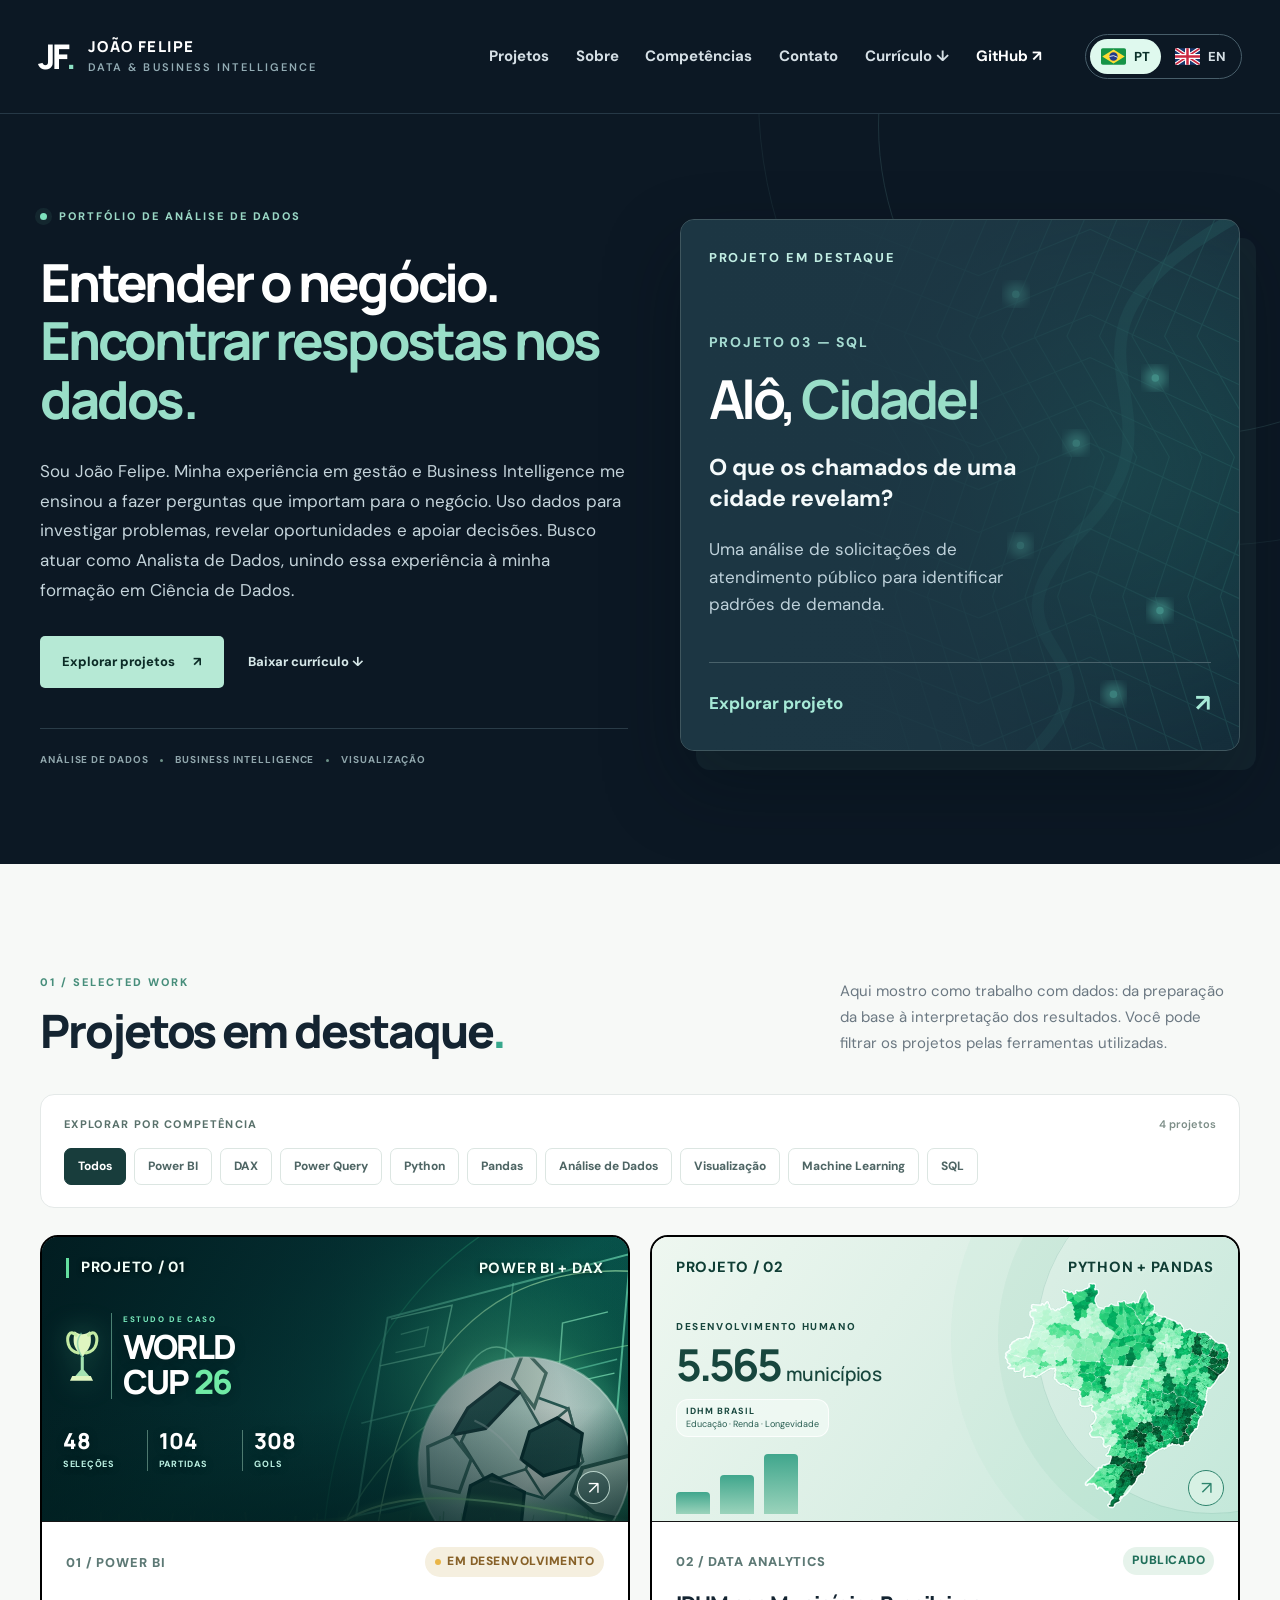
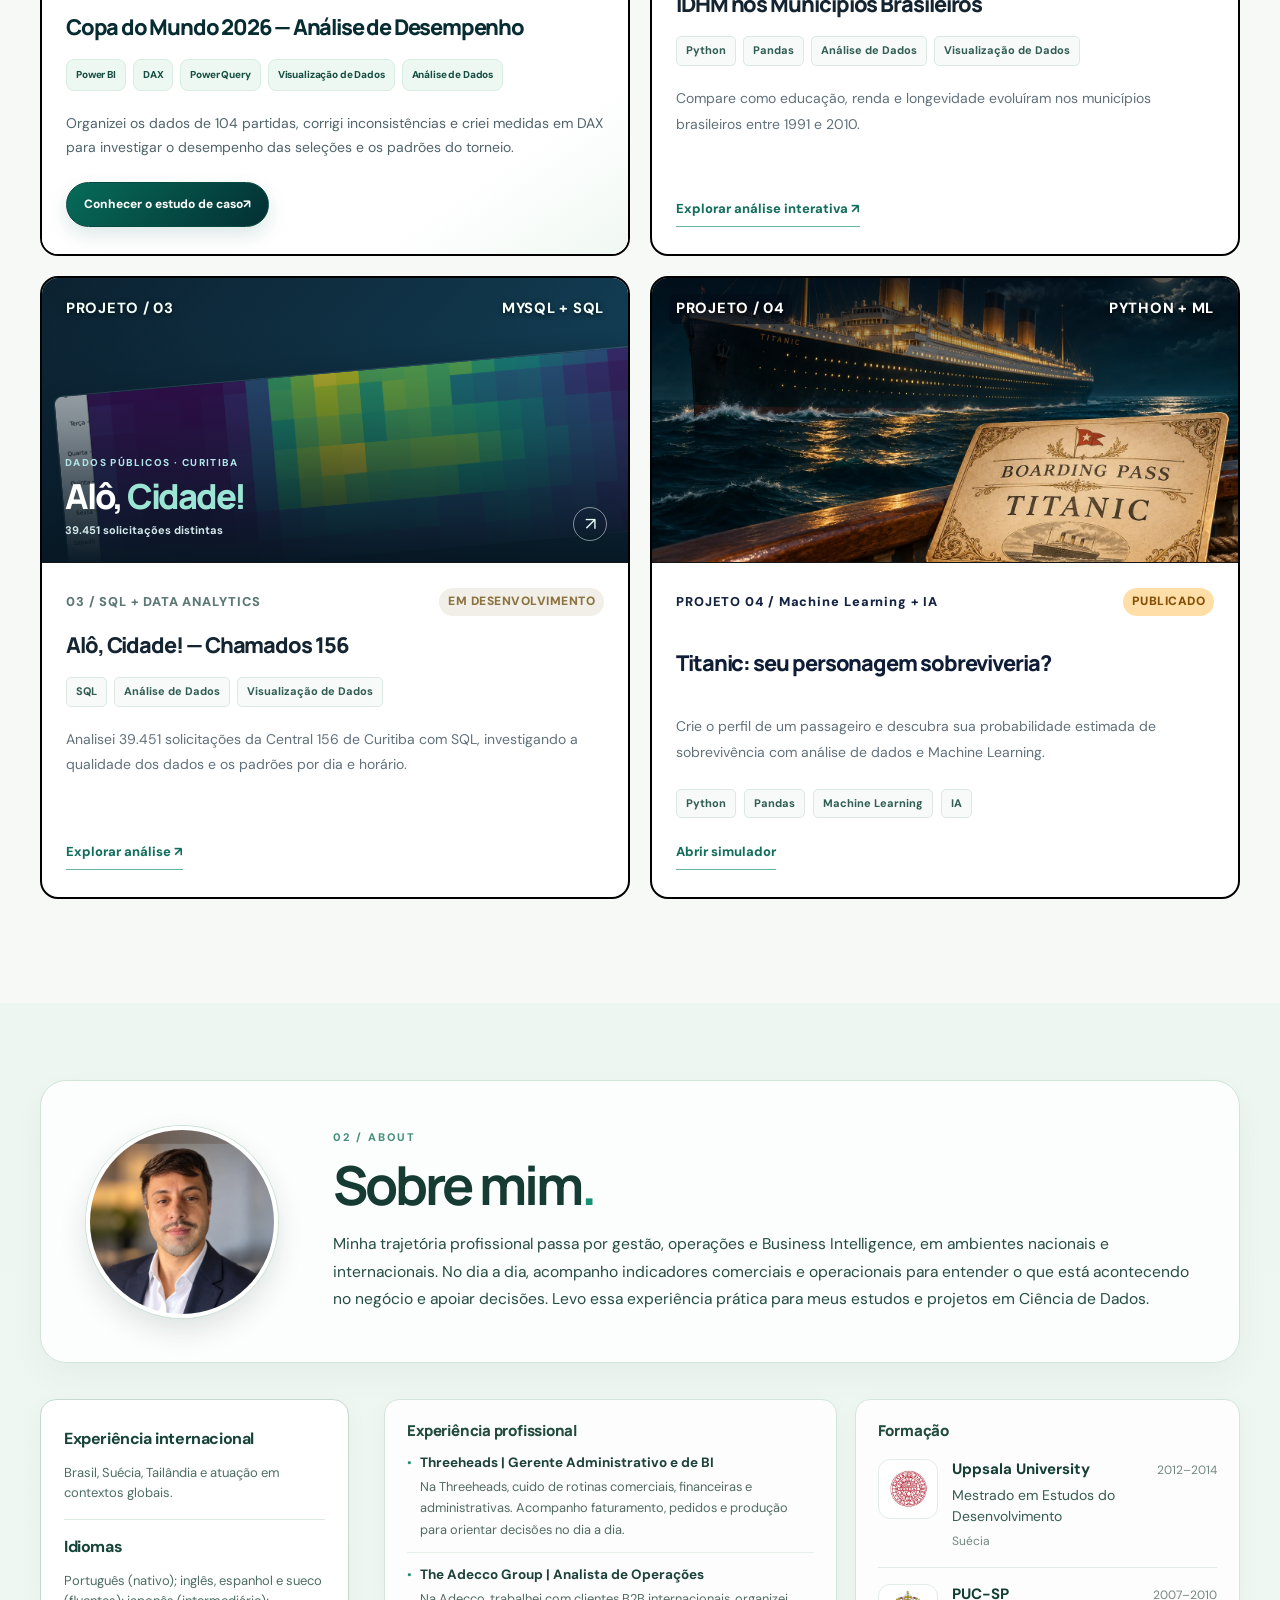
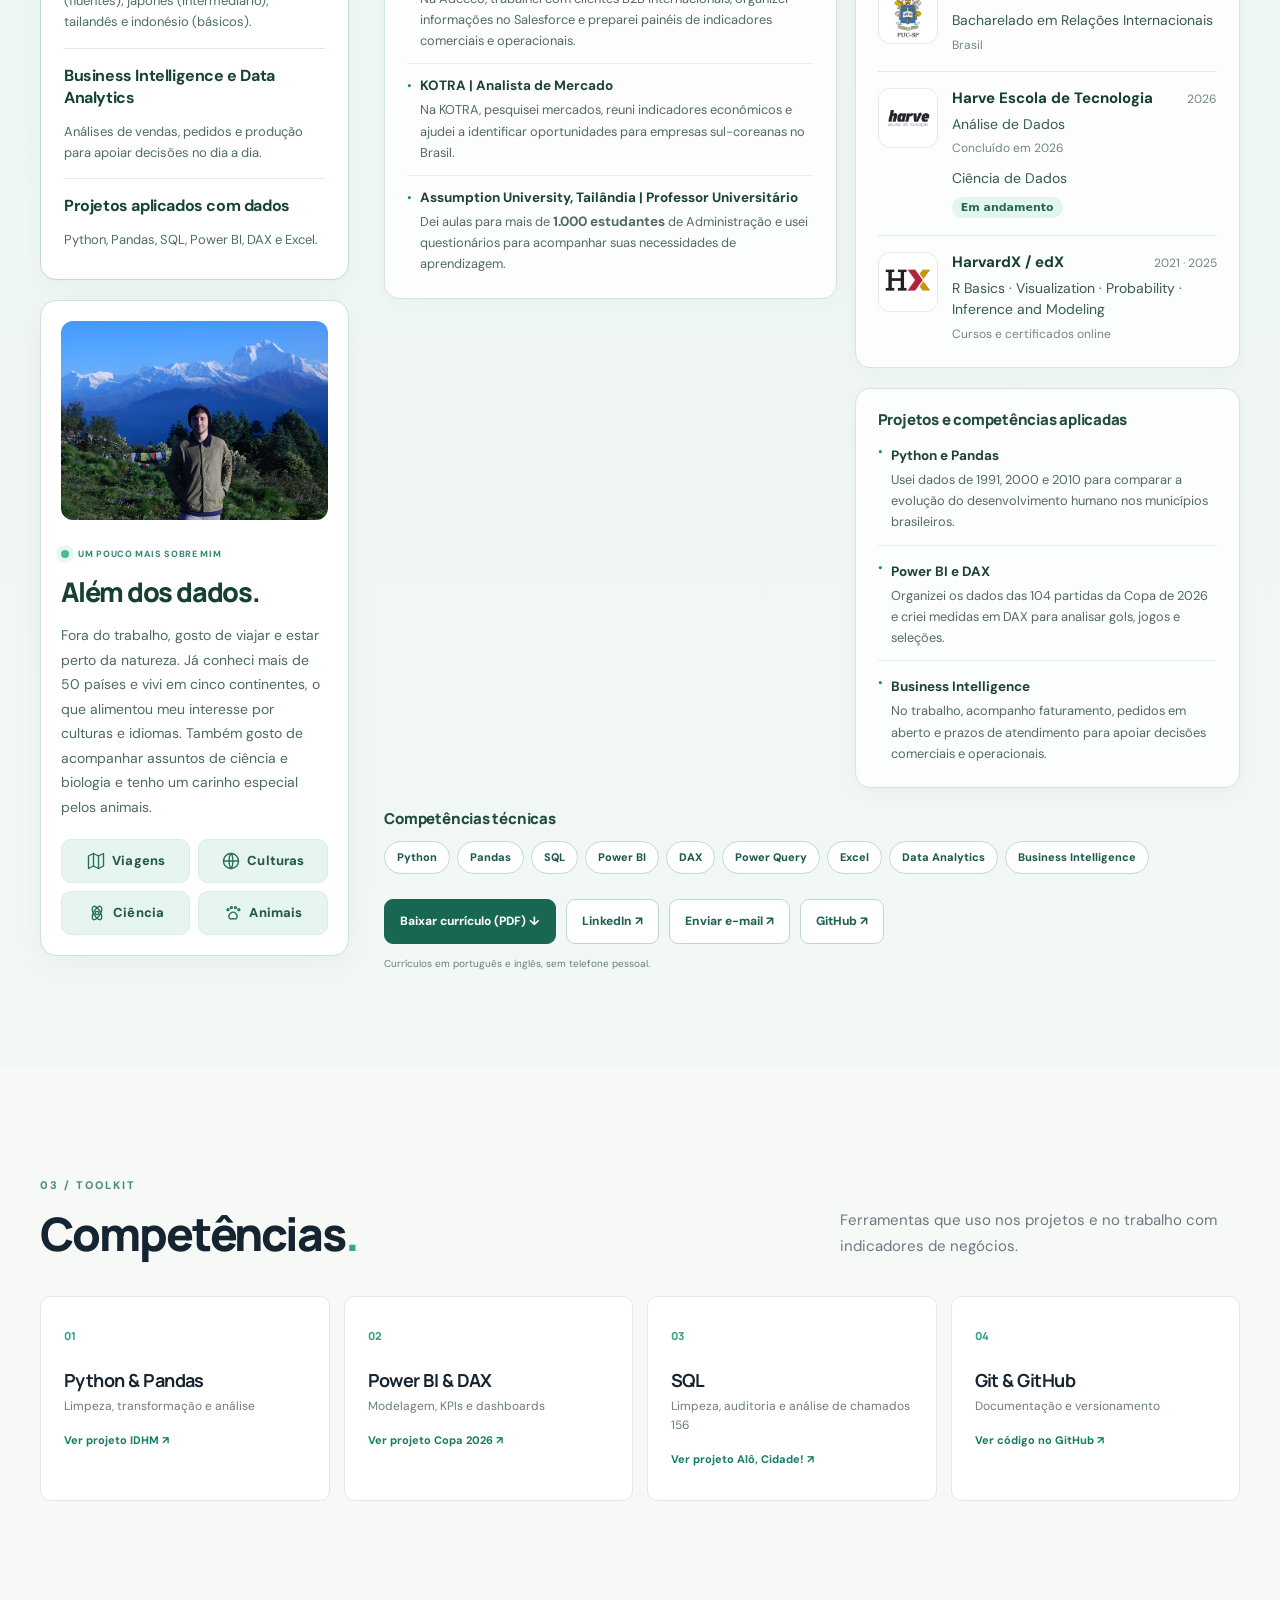
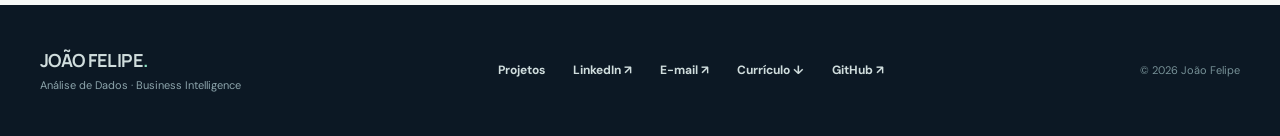
<file: index.html>
<!doctype html>
<html lang="pt-BR">
<head>
<meta charset="utf-8"><meta name="viewport" content="width=device-width, initial-scale=1">
<meta name="theme-color" content="#0c1824"><meta name="description" content="Portfólio de João Felipe: projetos de Análise de Dados e Business Intelligence com Python, Pandas, Power BI e DAX.">
<title>João Felipe | Data Analytics & Business Intelligence</title>
<link rel="stylesheet" href="assets/portfolio-v2.css">
<link rel="stylesheet" href="assets/about-v3.css">
<link rel="stylesheet" href="assets/about-v4.css">
<link rel="stylesheet" href="assets/project-links-v9.css">
<script src="assets/portfolio-v2.js" defer></script>
<script src="assets/cv-language.js" defer></script>
<link rel="stylesheet" href="assets/portfolio-header-v10.css">
<link rel="stylesheet" href="assets/projects-cards-v11.css">
<link rel="stylesheet" href="assets/about-v14.css?v=20261119-sidebar">
<link rel="stylesheet" href="assets/about-v15.css?v=152">
<link rel="stylesheet" href="assets/education-v16.css">
<script src="assets/portfolio-global-header-v13.js" defer></script>
<link rel="stylesheet" href="assets/titanic-card-v16.css">
<link rel="stylesheet" href="assets/idhm-card-v17.css?v=20">
<link rel="stylesheet" href="assets/world-cup-card-v17.css?v=17">
<link rel="stylesheet" href="assets/project-labels-v18.css?v=19">
<link rel="stylesheet" href="assets/hero-intro-v20.css?v=20261120">
<style>
#project-cards .titanic-card { position:relative; }
#project-cards .titanic-card .project-cta { position:static; }
#project-cards .titanic-card .project-cta::after { content:""; position:absolute; inset:0; cursor:pointer; }
#project-cards .titanic-card :is(.project-cover,h3 a,.tag-project-link) { position:relative; z-index:1; }
</style>
</head>
<body>
<a class="skip" href="#projects" data-pt="Ir para os projetos" data-en="Skip to projects">Ir para os projetos</a>
<header class="site-nav" data-shared-header="v10">
  <div class="container nav-inner">
    <a class="brand" href="index.html" aria-label="João Felipe — página inicial"><span class="brand-monogram">JF<span>.</span></span><span class="brand-copy">JOÃO FELIPE<small>DATA &amp; BUSINESS INTELLIGENCE</small></span></a>
    <nav class="nav-links" aria-label="Navegação principal">
      <a href="index.html#projects" data-pt="Projetos" data-en="Projects">Projetos</a>
      <a href="index.html#about" data-pt="Sobre" data-en="About">Sobre</a>
      <a href="index.html#skills" data-pt="Competências" data-en="Skills">Competências</a>
      <a href="index.html#contact" data-pt="Contato" data-en="Contact">Contato</a>
      <a href="assets/CV_Joao_Felipe_PT.pdf" download="CV_Joao_Felipe_PT.pdf" data-cv-download data-pt="Currículo ↓" data-en="Résumé ↓">Currículo ↓</a>
      <a class="nav-gh" href="https://github.com/jfwelias-tech/portfolio-dados" target="_blank" rel="noopener noreferrer">GitHub <span aria-hidden="true">↗</span></a>
    </nav>
    <div class="lang-switch" role="group" aria-label="Selecionar idioma / Choose language">
      <button type="button" class="lang-btn" data-set-language="pt" aria-pressed="true" aria-label="Português (Brasil)"><svg viewBox="0 0 60 40" aria-hidden="true" focusable="false"><rect width="60" height="40" rx="2" fill="#169447"/><path d="M30 3 57 20 30 37 3 20Z" fill="#FFDB33"/><circle cx="30" cy="20" r="10" fill="#233B88"/><path d="M20 20 Q30 15 40 22" fill="none" stroke="#fff" stroke-width="2"/></svg><span>PT</span></button>
      <button type="button" class="lang-btn" data-set-language="en" aria-pressed="false" aria-label="English (United Kingdom)"><svg viewBox="0 0 60 40" aria-hidden="true" focusable="false"><rect width="60" height="40" rx="2" fill="#17366C"/><path d="M0 0 60 40 M60 0 0 40" stroke="#fff" stroke-width="9"/><path d="M0 0 60 40 M60 0 0 40" stroke="#CA2942" stroke-width="4"/><path d="M30 0V40 M0 20H60" stroke="#fff" stroke-width="12"/><path d="M30 0V40 M0 20H60" stroke="#CA2942" stroke-width="6"/></svg><span>EN</span></button>
    </div>
  </div>
</header>
<main>
<section class="hero hero-intro-v20"><div class="container hero-grid">
  <div class="hero-copy"><span class="micro-label"><span class="signal-dot"></span><span data-pt="PORTFÓLIO DE ANÁLISE DE DADOS" data-en="DATA ANALYTICS PORTFOLIO">PORTFÓLIO DE ANÁLISE DE DADOS</span></span><h1 data-pt="Entender o negócio. &lt;em&gt;Encontrar respostas nos dados.&lt;/em&gt;" data-en="Understand the business. &lt;em&gt;Find answers in the data.&lt;/em&gt;">Entender o negócio. <em>Encontrar respostas nos dados.</em></h1><p data-pt="Sou João Felipe. Minha experiência em gestão e Business Intelligence me ensinou a fazer perguntas que importam para o negócio. Uso dados para investigar problemas, revelar oportunidades e apoiar decisões. Busco atuar como Analista de Dados, unindo essa experiência à minha formação em Ciência de Dados." data-en="I'm João Felipe. My experience in business management and Business Intelligence has taught me to ask questions that matter to a business. I use data to investigate problems, uncover opportunities and support decisions. I'm seeking a Data Analyst role, combining this experience with my training in Data Science.">Sou João Felipe. Minha experiência em gestão e Business Intelligence me ensinou a fazer perguntas que importam para o negócio. Uso dados para investigar problemas, revelar oportunidades e apoiar decisões. Busco atuar como Analista de Dados, unindo essa experiência à minha formação em Ciência de Dados.</p><div class="hero-cta"><a class="btn-primary" href="#projects" data-pt="Explorar projetos <span aria-hidden='true'>↗</span>" data-en="Explore projects <span aria-hidden='true'>↗</span>">Explorar projetos <span aria-hidden="true">↗</span></a><a class="btn-quiet" href="assets/CV_Joao_Felipe_PT.pdf" download="CV_Joao_Felipe_PT.pdf" data-cv-download data-pt="Baixar currículo ↓" data-en="Download résumé ↓">Baixar currículo ↓</a></div><div class="hero-foot"><span data-pt="ANÁLISE DE DADOS" data-en="DATA ANALYTICS">ANÁLISE DE DADOS</span><span class="cross"></span><span>BUSINESS INTELLIGENCE</span><span class="cross"></span><span data-pt="VISUALIZAÇÃO" data-en="VISUALIZATION">VISUALIZAÇÃO</span></div></div>
  <article class="hero-display hero-city">
  <img class="hero-city-map" src="assets/hero-city-map-v20.svg" alt="" aria-hidden="true" width="600" height="600">
  <div class="display-top"><span data-pt="PROJETO EM DESTAQUE" data-en="FEATURED PROJECT">PROJETO EM DESTAQUE</span></div>
  <div class="hero-city-content">
    <span class="display-eyebrow" data-pt="PROJETO 03 — SQL" data-en="PROJECT 03 — SQL">PROJETO 03 — SQL</span>
    <h2 data-pt="Alô, &lt;span&gt;Cidade!&lt;/span&gt;" data-en="Hello, &lt;span&gt;City!&lt;/span&gt;">Alô, <span>Cidade!</span></h2>
    <p class="hero-city-question" data-pt="O que os chamados de uma cidade revelam?" data-en="What do a city's service requests reveal?">O que os chamados de uma cidade revelam?</p>
    <p class="hero-city-description" data-pt="Uma análise de solicitações de atendimento público para identificar padrões de demanda." data-en="An analysis of public service requests to identify patterns in demand.">Uma análise de solicitações de atendimento público para identificar padrões de demanda.</p>
  </div>
  <a class="hero-city-link" href="projects/alo-cidade/index.html"><span data-pt="Explorar projeto" data-en="Explore project">Explorar projeto</span><span aria-hidden="true">↗</span></a>
  </article>
</div></section>
<section class="work-section" id="projects"><div class="container"><div class="section-head"><div><span class="section-number">01 / SELECTED WORK</span><h2 data-pt="Projetos em destaque<span class='dot'>.</span>" data-en="Featured projects<span class='dot'>.</span>">Projetos em destaque<span class="dot">.</span></h2></div><p data-pt="Aqui mostro como trabalho com dados: da preparação da base à interpretação dos resultados. Você pode filtrar os projetos pelas ferramentas utilizadas." data-en="These projects show how I work with data, from preparing datasets to interpreting results. Filter by the tools used.">Aqui mostro como trabalho com dados: da preparação da base à interpretação dos resultados. Você pode filtrar os projetos pelas ferramentas utilizadas.</p></div>
<div class="filters" id="project-skill-filters"><div class="filters-heading"><span data-pt="EXPLORAR POR COMPETÊNCIA" data-en="EXPLORE BY SKILL">EXPLORAR POR COMPETÊNCIA</span><span class="filter-count" id="filter-count" aria-live="polite">4 projetos</span></div><div class="filter-actions" role="group" aria-label="Filtrar projetos por competência"><button type="button" data-filter="all" aria-pressed="true" class="is-active" data-pt="Todos" data-en="All">Todos</button><button type="button" data-filter="powerbi" aria-pressed="false">Power BI</button><button type="button" data-filter="dax" aria-pressed="false">DAX</button><button type="button" data-filter="powerquery" aria-pressed="false">Power Query</button><button type="button" data-filter="python" aria-pressed="false">Python</button><button type="button" data-filter="pandas" aria-pressed="false">Pandas</button><button type="button" data-filter="analysis" aria-pressed="false" data-pt="Análise de Dados" data-en="Data Analysis">Análise de Dados</button><button type="button" data-filter="visualization" aria-pressed="false" data-pt="Visualização" data-en="Visualization">Visualização</button><button type="button" data-filter="machinelearning" aria-pressed="false">Machine Learning</button><button type="button" data-filter="sql" aria-pressed="false">SQL</button></div></div>
<div id="project-cards" class="project-grid project-grid--three project-grid--four">
  <article class="project-card featured cup-redesign" data-project-card data-skills="powerbi dax powerquery visualization analysis">
  <a class="project-cover cup-cover" href="projects/copa-2026-powerbi/index.html" aria-label="Abrir projeto Copa do Mundo 2026">
    <img class="cup-art" src="assets/world-cup-2026-cover-v17.svg" alt="" aria-hidden="true" loading="lazy">
    <div class="cover-header"><span data-pt="PROJETO / 01" data-en="PROJECT / 01">PROJETO / 01</span><span>POWER BI + DAX</span></div>
    <div class="cover-cup-content">
      <div class="cup-circle">
        <svg class="cup-trophy-icon" viewBox="0 0 48 76" fill="none" aria-hidden="true" focusable="false">
          <path d="M15 6c-2 12-2 18 4 26l6 8 6-8c6-8 6-14 4-26-6 5-14 5-20 0Z" fill="#DFF6C0"/>
          <path d="M17 11c-8-8-13 1-10 12 2 7 7 10 13 11M33 11c8-8 13 1 10 12-2 7-7 10-13 11" stroke="#C4EBA4" stroke-width="4" stroke-linecap="round"/>
          <path d="M23 39v17l-7 8h18l-7-8V39" fill="#A4E3B1"/>
          <path d="M12 64h24l3 6H9l3-6Z" fill="#DFF6C0"/>
          <path d="M24 8c-7 9-7 18 1 32" stroke="#75C9A7" stroke-width="2" opacity=".65"/>
        </svg>
        <div><small data-pt="ESTUDO DE CASO" data-en="CASE STUDY">ESTUDO DE CASO</small><strong>WORLD<br>CUP <em>26</em></strong></div>
      </div>
      <div class="cup-cover-stats">
        <span>48 <small data-pt="SELEÇÕES" data-en="TEAMS">SELEÇÕES</small></span>
        <span>104 <small data-pt="PARTIDAS" data-en="MATCHES">PARTIDAS</small></span>
        <span>308 <small data-pt="GOLS" data-en="GOALS">GOLS</small></span>
      </div>
    </div>
    <span class="cover-corner" aria-hidden="true">↗</span>
  </a>
  <div class="project-body">
    <div class="project-meta"><span class="number">01 / POWER BI</span><span class="status-chip" data-pt="EM DESENVOLVIMENTO" data-en="IN DEVELOPMENT">EM DESENVOLVIMENTO</span></div>
    <h3><a href="projects/copa-2026-powerbi/index.html" data-pt="Copa do Mundo 2026 — Análise de Desempenho" data-en="World Cup 2026 — Performance Analysis">Copa do Mundo 2026 — Análise de Desempenho</a></h3>
    <div class="tag-row">
      <a href="projects/copa-2026-powerbi/index.html" class="tag-project-link" data-linked-skill="powerbi">Power BI</a>
      <a href="projects/copa-2026-powerbi/index.html" class="tag-project-link" data-linked-skill="dax">DAX</a>
      <a href="projects/copa-2026-powerbi/index.html" class="tag-project-link" data-linked-skill="powerquery">Power Query</a>
      <a href="projects/copa-2026-powerbi/index.html" class="tag-project-link" data-linked-skill="visualization" data-pt="Visualização de Dados" data-en="Data Visualization">Visualização de Dados</a>
      <a href="projects/copa-2026-powerbi/index.html" class="tag-project-link" data-linked-skill="analysis" data-pt="Análise de Dados" data-en="Data Analysis">Análise de Dados</a>
    </div>
    <p data-pt="Organizei os dados de 104 partidas, corrigi inconsistências e criei medidas em DAX para investigar o desempenho das seleções e os padrões do torneio." data-en="I organized data from 104 matches, fixed inconsistencies and built DAX measures to explore team performance and tournament patterns.">Organizei os dados de 104 partidas, corrigi inconsistências e criei medidas em DAX para investigar o desempenho das seleções e os padrões do torneio.</p>
    <a class="project-cta" href="projects/copa-2026-powerbi/index.html" data-pt="Conhecer o estudo de caso <span aria-hidden='true'>↗</span>" data-en="Explore the case study <span aria-hidden='true'>↗</span>">Conhecer o estudo de caso <span aria-hidden="true">↗</span></a>
  </div>
</article>
  <article class="project-card" data-project-card data-skills="python pandas analysis visualization"><a class="project-cover idhm-cover" href="projects/idhm-brasil/index.html" aria-label="Abrir projeto IDHM"><div class="cover-header"><span data-pt="PROJETO / 02" data-en="PROJECT / 02">PROJETO / 02</span><span>PYTHON + PANDAS</span></div><div class="idhm-cover-title"><small data-pt="DESENVOLVIMENTO HUMANO" data-en="HUMAN DEVELOPMENT">DESENVOLVIMENTO HUMANO</small><strong>5.565 <span data-pt="municípios" data-en="municipalities">municípios</span></strong><div class="idhm-dimensions"><b>IDHM BRASIL</b><span data-pt="Educação · Renda · Longevidade" data-en="Education · Income · Longevity">Educação · Renda · Longevidade</span></div><div class="idhm-graphic" aria-hidden="true"><div style="height:34%"></div><div style="height:61%"></div><div style="height:93%"></div></div><span>1991 <b>→</b> 2000 <b>→</b> 2010</span></div><span class="cover-corner" aria-hidden="true">↗</span></a><div class="project-body"><div class="project-meta"><span class="number">02 / DATA ANALYTICS</span><span class="status-chip published" data-pt="PUBLICADO" data-en="PUBLISHED">PUBLICADO</span></div><h3><a href="projects/idhm-brasil/index.html" data-pt="IDHM nos Municípios Brasileiros" data-en="Human Development in Brazilian Municipalities">IDHM nos Municípios Brasileiros</a></h3><div class="tag-row"><a href="projects/idhm-brasil/index.html" class="tag-project-link" data-linked-skill="python">Python</a><a href="projects/idhm-brasil/index.html" class="tag-project-link" data-linked-skill="pandas">Pandas</a><a href="projects/idhm-brasil/index.html" class="tag-project-link" data-linked-skill="analysis" data-pt="Análise de Dados" data-en="Data Analysis">Análise de Dados</a><a href="projects/idhm-brasil/index.html" class="tag-project-link" data-linked-skill="visualization" data-pt="Visualização de Dados" data-en="Data Visualization">Visualização de Dados</a></div><p data-pt="Compare como educação, renda e longevidade evoluíram nos municípios brasileiros entre 1991 e 2010." data-en="Explore how education, income and longevity changed across Brazilian municipalities between 1991 and 2010.">Compare como educação, renda e longevidade evoluíram nos municípios brasileiros entre 1991 e 2010.</p><a class="project-cta" href="projects/idhm-brasil/index.html" data-pt="Explorar análise interativa <span aria-hidden='true'>↗</span>" data-en="Explore interactive analysis <span aria-hidden='true'>↗</span>">Explorar análise interativa <span aria-hidden="true">↗</span></a></div></article>
  <article class="project-card" data-project-card data-skills="sql analysis visualization" aria-label="Projeto 03: Alô, Cidade! — análise parcial">
    <a class="project-cover city-cover" href="projects/alo-cidade/index.html" aria-label="Abrir projeto Alô, Cidade!">
      <div class="cover-header"><span data-pt="PROJETO / 03" data-en="PROJECT / 03">PROJETO / 03</span><span>MYSQL + SQL</span></div>
      <div class="city-cover-visual" aria-hidden="true"><img src="projects/alo-cidade/assets/heatmap_dia_hora.png" alt="" loading="lazy"></div>
      <div class="city-cover-content">
        <small data-pt="DADOS PÚBLICOS · CURITIBA" data-en="PUBLIC DATA · CURITIBA">DADOS PÚBLICOS · CURITIBA</small>
        <strong data-pt="Alô, <em>Cidade!</em>" data-en="Hello, <em>City!</em>">Alô, <em>Cidade!</em></strong>
        <span class="city-cover-stat" data-pt="39.451 solicitações distintas" data-en="39,451 distinct requests">39.451 solicitações distintas</span>
      </div>
      <span class="cover-corner" aria-hidden="true">↗</span>
    </a>
    <div class="project-body">
      <div class="project-meta"><span class="number">03 / SQL + DATA ANALYTICS</span><span class="status-chip" data-pt="EM DESENVOLVIMENTO" data-en="IN DEVELOPMENT">EM DESENVOLVIMENTO</span></div>
      <h3><a href="projects/alo-cidade/index.html" data-pt="Alô, Cidade! — Chamados 156" data-en="Hello, City! — 156 Service Requests">Alô, Cidade! — Chamados 156</a></h3>
      <div class="tag-row">
        <a href="projects/alo-cidade/index.html" class="tag-project-link" data-linked-skill="sql">SQL</a>
        <a href="projects/alo-cidade/index.html" class="tag-project-link" data-linked-skill="analysis" data-pt="Análise de Dados" data-en="Data Analysis">Análise de Dados</a>
        <a href="projects/alo-cidade/index.html" class="tag-project-link" data-linked-skill="visualization" data-pt="Visualização de Dados" data-en="Data Visualization">Visualização de Dados</a>
      </div>
      <p data-pt="Analisei 39.451 solicitações da Central 156 de Curitiba com SQL, investigando a qualidade dos dados e os padrões por dia e horário." data-en="Using SQL, I analyzed 39,451 Curitiba 156 service requests, investigating data quality and patterns by weekday and hour.">Analisei 39.451 solicitações da Central 156 de Curitiba com SQL, investigando a qualidade dos dados e os padrões por dia e horário.</p>
      <a class="project-cta" href="projects/alo-cidade/index.html" data-pt="Explorar análise <span aria-hidden='true'>↗</span>" data-en="Explore analysis <span aria-hidden='true'>↗</span>">Explorar análise <span aria-hidden="true">↗</span></a>
    </div>
  </article>
  <article class="project-card titanic-card" data-project-card data-skills="python pandas machinelearning ia" aria-labelledby="titanic-title">
    <a class="project-cover titanic-cover" href="projects/titanic/index.html" aria-labelledby="titanic-title"><img src="assets/titanic-cover.webp" alt="Titanic e bilhete de embarque ilustrado / Titanic and illustrated boarding pass" loading="lazy" width="1536" height="1024"><div class="cover-header"><span data-pt="PROJETO / 04" data-en="PROJECT / 04">PROJETO / 04</span><span>PYTHON + ML</span></div></a>
    <div class="project-body">
      <div class="project-meta"><span class="number" data-pt="PROJETO 04 / Machine Learning + IA" data-en="PROJECT 04 / Machine Learning + AI">PROJETO 04 / Machine Learning + IA</span><span class="status-chip" data-pt="PUBLICADO" data-en="PUBLISHED">PUBLICADO</span></div>
      <h3 id="titanic-title"><a href="projects/titanic/index.html" data-pt="Titanic: seu personagem sobreviveria?" data-en="Titanic: would your character survive?">Titanic: seu personagem sobreviveria?</a></h3>
      <p data-pt="Crie o perfil de um passageiro e descubra sua probabilidade estimada de sobrevivência com análise de dados e Machine Learning." data-en="Create a passenger profile and explore their estimated survival probability through data analysis and Machine Learning.">Crie o perfil de um passageiro e descubra sua probabilidade estimada de sobrevivência com análise de dados e Machine Learning.</p>
      <div class="tag-row titanic-tags" aria-label="Tecnologias / Technologies"><a class="tag-project-link" href="projects/titanic/index.html" data-linked-skill="python">Python</a><a class="tag-project-link" href="projects/titanic/index.html" data-linked-skill="pandas">Pandas</a><a class="tag-project-link" href="projects/titanic/index.html" data-linked-skill="machinelearning">Machine Learning</a><a class="tag-project-link" href="projects/titanic/index.html" data-linked-skill="ia" data-pt="IA" data-en="AI">IA</a></div>
      <a class="project-cta" href="projects/titanic/index.html" data-pt="Abrir simulador" data-en="Open simulator">Abrir simulador</a>
    </div>
  </article>
</div><div class="empty-state" id="skill-filter-empty" hidden role="status"><strong data-pt="Ainda não há um projeto para essa competência." data-en="No project for that skill yet.">Ainda não há um projeto para essa competência.</strong><p data-pt="As etiquetas de projeto indicam tecnologias efetivamente utilizadas." data-en="Project tags indicate technologies actually used.">As etiquetas de projeto indicam tecnologias efetivamente utilizadas. SQL será associado assim que houver uma aplicação documentada.</p><button type="button" data-reset-filter data-pt="Mostrar todos" data-en="Show all">Mostrar todos</button></div>
</div></section>

<section class="about-section about-v3 about-v4" id="about">
  <div class="container about-v15-main">
  <div class="about-v15-intro-card">
    <div class="about-v15-avatar"><img alt="Retrato profissional de João Felipe W. Elias" decoding="async" height="800" loading="lazy" src="assets/joao-felipe-avatar-v15-2.webp?v=152" width="800"/></div>
    <div class="about-v15-intro-copy">
      <span class="section-number">02 / ABOUT</span>
      <h2 data-pt="Sobre mim<span class='dot'>.</span>" data-en="About me<span class='dot'>.</span>">Sobre mim<span class="dot">.</span></h2>
      <p class="about-v15-lead" data-pt="Minha trajetória profissional passa por gestão, operações e Business Intelligence, em ambientes nacionais e internacionais. No dia a dia, acompanho indicadores comerciais e operacionais para entender o que está acontecendo no negócio e apoiar decisões. Levo essa experiência prática para meus estudos e projetos em Ciência de Dados." data-en="My background spans business management, operations and Business Intelligence, including work in international settings. I use sales and operational indicators to understand what&#x27;s happening in a business and support everyday decisions. I bring this hands-on experience to my Data Science studies and projects.">Minha trajetória profissional passa por gestão, operações e Business Intelligence, em ambientes nacionais e internacionais. No dia a dia, acompanho indicadores comerciais e operacionais para entender o que está acontecendo no negócio e apoiar decisões. Levo essa experiência prática para meus estudos e projetos em Ciência de Dados.</p>
    </div>
  </div>
  <div class="about-v15-detail-grid">
    <aside class="about-v15-side" aria-label="Destaques do perfil / Profile highlights"><div class="about-v4-proof about-v4-highlights"><div><strong data-en="International experience" data-pt="Experiência internacional">Experiência internacional</strong><span data-en="Brazil, Sweden, Thailand, and experience in international settings." data-pt="Brasil, Suécia, Tailândia e atuação em contextos globais.">Brasil, Suécia, Tailândia e atuação em contextos globais.</span></div><div><strong data-en="Languages" data-pt="Idiomas">Idiomas</strong><span data-en="Portuguese (native); English, Spanish and Swedish (fluent); Japanese (intermediate); Thai and Indonesian (basic)." data-pt="Português (nativo); inglês, espanhol e sueco (fluentes); japonês (intermediário); tailandês e indonésio (básicos).">Português (nativo); inglês, espanhol e sueco (fluentes); japonês (intermediário); tailandês e indonésio (básicos).</span></div><div><strong data-en="Business Intelligence &amp; Data Analytics" data-pt="Business Intelligence e Data Analytics">Business Intelligence e Data Analytics</strong><span data-en="Sales, orders and production analysis to support day-to-day decisions." data-pt="Análises de vendas, pedidos e produção para apoiar decisões no dia a dia.">Análises de vendas, pedidos e produção para apoiar decisões no dia a dia.</span></div><div><strong data-en="Applied data projects" data-pt="Projetos aplicados com dados">Projetos aplicados com dados</strong><span data-en="Python, Pandas, SQL, Power BI, DAX, and Excel." data-pt="Python, Pandas, SQL, Power BI, DAX e Excel.">Python, Pandas, SQL, Power BI, DAX e Excel.</span></div></div>
<section class="about-v14-card" id="beyond-data" aria-labelledby="about-v14-title">
      <img class="about-v14-photo" src="assets/joao-felipe-viagem.jpg" alt="João Felipe durante uma viagem, diante de montanhas cobertas de neve" width="2048" height="1536" loading="lazy" decoding="async">
      <div class="about-v14-content">
      <div class="about-v14-intro">
        <span class="about-v14-eyebrow"><span class="about-v14-signal" aria-hidden="true"></span><span data-pt="UM POUCO MAIS SOBRE MIM" data-en="A LITTLE MORE ABOUT ME">UM POUCO MAIS SOBRE MIM</span></span>
        <div class="about-v14-heading">
          <span class="about-v14-icon"><svg viewBox="0 0 24 24" width="21" height="21" fill="none" stroke="currentColor" stroke-width="1.65" stroke-linecap="round" stroke-linejoin="round" aria-hidden="true" focusable="false"><circle cx="12" cy="12" r="9"/><path d="m16.2 7.8-3 7.4-5.4 1 3-7.4Z"/></svg></span>
          <h3 id="about-v14-title" data-pt="Além dos dados." data-en="Beyond the Data.">Além dos dados.</h3>
        </div>
        <p class="about-v14-description" data-pt="Fora do trabalho, gosto de viajar e estar perto da natureza. Já conheci mais de 50 países e vivi em cinco continentes, o que alimentou meu interesse por culturas e idiomas. Também gosto de acompanhar assuntos de ciência e biologia e tenho um carinho especial pelos animais." data-en="Outside work, I love travelling and spending time in nature. I've visited more than 50 countries and lived on five continents, which helped me become interested in other cultures and languages. I also enjoy reading about science and biology, and animals have a special place in my life.">Fora do trabalho, gosto de viajar e estar perto da natureza. Já conheci mais de 50 países e vivi em cinco continentes, o que alimentou meu interesse por culturas e idiomas. Também gosto de acompanhar assuntos de ciência e biologia e tenho um carinho especial pelos animais.</p>
      </div>
      <div class="about-v14-tags" aria-label="Interesses pessoais / Personal interests">
        <span class="about-v14-tag"><svg viewBox="0 0 24 24" width="21" height="21" fill="none" stroke="currentColor" stroke-width="1.65" stroke-linecap="round" stroke-linejoin="round" aria-hidden="true" focusable="false"><path d="m3 6 6-3 6 3 6-3v15l-6 3-6-3-6 3z"/><path d="M9 3v15M15 6v15"/></svg><span data-pt="Viagens" data-en="Travel">Viagens</span></span>
        <span class="about-v14-tag"><svg viewBox="0 0 24 24" width="21" height="21" fill="none" stroke="currentColor" stroke-width="1.65" stroke-linecap="round" stroke-linejoin="round" aria-hidden="true" focusable="false"><circle cx="12" cy="12" r="9"/><path d="M3 12h18M12 3c-3 3-3 15 0 18M12 3c3 3 3 15 0 18"/></svg><span data-pt="Culturas" data-en="Cultures">Culturas</span></span>
        <span class="about-v14-tag"><svg viewBox="0 0 24 24" width="21" height="21" fill="none" stroke="currentColor" stroke-width="1.65" stroke-linecap="round" stroke-linejoin="round" aria-hidden="true" focusable="false"><circle cx="12" cy="12" r="2"/><ellipse cx="12" cy="12" rx="9" ry="4" transform="rotate(60 12 12)"/><ellipse cx="12" cy="12" rx="9" ry="4" transform="rotate(-60 12 12)"/></svg><span data-pt="Ciência" data-en="Science">Ciência</span></span>
        <span class="about-v14-tag"><svg viewBox="0 0 24 24" width="21" height="21" fill="none" stroke="currentColor" stroke-width="1.65" stroke-linecap="round" stroke-linejoin="round" aria-hidden="true" focusable="false"><circle cx="6" cy="8" r="1.2"/><circle cx="10" cy="5.5" r="1.2"/><circle cx="15" cy="5.5" r="1.2"/><circle cx="19" cy="8" r="1.2"/><path d="M7 16c0-2.7 2.8-5 5-5s5 2.3 5 5c0 2.5-1.6 3.5-3.2 3.1-1.2-.3-2.4-.3-3.6 0C8.6 19.5 7 18.5 7 16Z"/></svg><span data-pt="Animais" data-en="Animals">Animais</span></span>
      </div>
      </div>
    </section>
</aside>
    <div class="about-v4-content about-v15-content"><div class="about-v4-columns">
<div class="about-v4-panel about-v4-experience">
<h3 data-en="Professional experience" data-pt="Experiência profissional">Experiência profissional</h3>
<ul class="about-v4-list"><li><strong data-en="Threeheads | Administrative &amp; BI Manager" data-pt="Threeheads | Gerente Administrativo e de BI">Threeheads | Gerente Administrativo e de BI</strong><span data-en="At Threeheads, I manage commercial, financial and administrative work. I track revenue, orders and production to support day-to-day decisions." data-pt="Na Threeheads, cuido de rotinas comerciais, financeiras e administrativas. Acompanho faturamento, pedidos e produção para orientar decisões no dia a dia.">Na Threeheads, cuido de rotinas comerciais, financeiras e administrativas. Acompanho faturamento, pedidos e produção para orientar decisões no dia a dia.</span></li><li><strong data-en="The Adecco Group | Operations Analyst" data-pt="The Adecco Group | Analista de Operações">The Adecco Group | Analista de Operações</strong><span data-en="At Adecco, I worked with international B2B clients, used Salesforce to track commercial data and built KPI dashboards." data-pt="Na Adecco, trabalhei com clientes B2B internacionais, organizei informações no Salesforce e preparei painéis de indicadores comerciais e operacionais.">Na Adecco, trabalhei com clientes B2B internacionais, organizei informações no Salesforce e preparei painéis de indicadores comerciais e operacionais.</span></li><li><strong data-en="KOTRA | Market Analyst" data-pt="KOTRA | Analista de Mercado">KOTRA | Analista de Mercado</strong><span data-en="At KOTRA, I researched markets, gathered economic indicators and helped identify opportunities for South Korean companies in Brazil." data-pt="Na KOTRA, pesquisei mercados, reuni indicadores econômicos e ajudei a identificar oportunidades para empresas sul-coreanas no Brasil.">Na KOTRA, pesquisei mercados, reuni indicadores econômicos e ajudei a identificar oportunidades para empresas sul-coreanas no Brasil.</span></li><li><strong data-en="Assumption University, Thailand | University Lecturer" data-pt="Assumption University, Tailândia | Professor Universitário">Assumption University, Tailândia | Professor Universitário</strong><span data-en="Taught more than &lt;strong&gt;1,000 undergraduate business students&lt;/strong&gt; and used questionnaires to understand their learning needs." data-pt="Dei aulas para mais de &lt;strong&gt;1.000 estudantes&lt;/strong&gt; de Administração e usei questionários para acompanhar suas necessidades de aprendizagem.">Dei aulas para mais de <strong>1.000 estudantes</strong> de Administração e usei questionários para acompanhar suas necessidades de aprendizagem.</span></li></ul>
</div>
<div class="about-v4-subpanels">
<div class="about-v4-panel" id="jf-education-v16">
<h3 data-pt="Formação" data-en="Education">Formação</h3>
<div class="edu-v16-list">
  <article class="edu-v16-item">
    <div class="edu-v16-logo-shell"><img class="edu-v16-logo edu-v16-logo-uppsala" src="assets/institution-logos/uppsala.jpg" alt="Logotipo Uppsala University" loading="lazy" decoding="async"></div>
    <div class="edu-v16-copy">
      <div class="edu-v16-title-row"><strong>Uppsala University</strong><span class="edu-v16-period">2012–2014</span></div>
      <p data-pt="Mestrado em Estudos do Desenvolvimento" data-en="Master's Degree in Development Studies">Mestrado em Estudos do Desenvolvimento</p>
      <small data-pt="Suécia" data-en="Sweden">Suécia</small>
    </div>
  </article>
  <article class="edu-v16-item">
    <div class="edu-v16-logo-shell"><img class="edu-v16-logo edu-v16-logo-puc" src="assets/institution-logos/puc-sp.png" alt="Logotipo PUC-SP" loading="lazy" decoding="async"></div>
    <div class="edu-v16-copy">
      <div class="edu-v16-title-row"><strong>PUC-SP</strong><span class="edu-v16-period">2007–2010</span></div>
      <p data-pt="Bacharelado em Relações Internacionais" data-en="Bachelor's Degree in International Relations">Bacharelado em Relações Internacionais</p>
      <small data-pt="Brasil" data-en="Brazil">Brasil</small>
    </div>
  </article>
  <article class="edu-v16-item">
    <div class="edu-v16-logo-shell"><img class="edu-v16-logo edu-v16-logo-harve" src="assets/institution-logos/harve.png" alt="Logotipo Harve Escola de Tecnologia" loading="lazy" decoding="async"></div>
    <div class="edu-v16-copy">
      <div class="edu-v16-title-row"><strong>Harve Escola de Tecnologia</strong><span class="edu-v16-period">2026</span></div>
      <p data-pt="Análise de Dados" data-en="Data Analytics">Análise de Dados</p>
      <small class="edu-v16-completed" data-pt="Concluído em 2026" data-en="Completed in 2026">Concluído em 2026</small>
      <p data-pt="Ciência de Dados" data-en="Data Science">Ciência de Dados</p>
      <span class="edu-v16-status" data-pt="Em andamento" data-en="In progress">Em andamento</span>
    </div>
  </article>
  <article class="edu-v16-item">
    <div class="edu-v16-logo-shell"><img class="edu-v16-logo edu-v16-logo-hx" src="assets/institution-logos/harvardx.jpg" alt="Logotipo HarvardX" loading="lazy" decoding="async"></div>
    <div class="edu-v16-copy">
      <div class="edu-v16-title-row"><strong>HarvardX / edX</strong><span class="edu-v16-period">2021 · 2025</span></div>
      <p>R Basics · Visualization · Probability · Inference and Modeling</p>
      <small data-pt="Cursos e certificados online" data-en="Online courses and certificates">Cursos e certificados online</small>
    </div>
  </article>
</div>
</div>
<div class="about-v4-panel">
<h3 data-en="Applied projects and skills" data-pt="Projetos e competências aplicadas">Projetos e competências aplicadas</h3>
<ul class="about-v4-list about-v4-project-list"><li><a class="about-project-link" href="projects/idhm-brasil/index.html"><strong data-en="Python and Pandas" data-pt="Python e Pandas">Python e Pandas</strong></a><span data-en="I used data from 1991, 2000 and 2010 to compare human development trends across Brazilian municipalities." data-pt="Usei dados de 1991, 2000 e 2010 para comparar a evolução do desenvolvimento humano nos municípios brasileiros.">Usei dados de 1991, 2000 e 2010 para comparar a evolução do desenvolvimento humano nos municípios brasileiros.</span></li><li><a class="about-project-link" href="projects/copa-2026-powerbi/index.html"><strong data-en="Power BI and DAX" data-pt="Power BI e DAX">Power BI e DAX</strong></a><span data-en="I organized data from 104 World Cup matches and built DAX measures to analyze goals, matches and teams." data-pt="Organizei os dados das 104 partidas da Copa de 2026 e criei medidas em DAX para analisar gols, jogos e seleções.">Organizei os dados das 104 partidas da Copa de 2026 e criei medidas em DAX para analisar gols, jogos e seleções.</span></li><li><a class="about-project-link" href="projects/copa-2026-powerbi/index.html"><strong data-en="Business Intelligence" data-pt="Business Intelligence">Business Intelligence</strong></a><span data-en="At work, I monitor revenue, open orders and lead times to support commercial and operational decisions." data-pt="No trabalho, acompanho faturamento, pedidos em aberto e prazos de atendimento para apoiar decisões comerciais e operacionais.">No trabalho, acompanho faturamento, pedidos em aberto e prazos de atendimento para apoiar decisões comerciais e operacionais.</span></li></ul>
</div>
</div>
</div><div class="about-v4-skills">
<h3 data-en="Technical skills" data-pt="Competências técnicas">Competências técnicas</h3>
<div class="about-v4-skill-tags">
<a href="projects/idhm-brasil/index.html" title="Ver projeto IDHM">Python</a>
<a href="projects/idhm-brasil/index.html" title="Ver projeto IDHM">Pandas</a>
<a href="projects/alo-cidade/index.html" title="Ver projeto Alô, Cidade!">SQL</a>
<a href="projects/copa-2026-powerbi/index.html" title="Ver projeto Copa 2026">Power BI</a>
<a href="projects/copa-2026-powerbi/index.html" title="Ver projeto Copa 2026">DAX</a>
<a href="projects/copa-2026-powerbi/index.html" title="Ver projeto Copa 2026">Power Query</a>
<span>Excel</span>
<a href="projects/idhm-brasil/index.html" title="Ver projeto IDHM">Data Analytics</a>
<a href="projects/copa-2026-powerbi/index.html" title="Ver projeto Copa 2026">Business Intelligence</a>
</div>
</div><div class="about-v4-actions" id="contact">
<a class="about-v4-cv" data-cv-download="" data-en="Download résumé (PDF) ↓" data-pt="Baixar currículo (PDF) ↓" download="CV_Joao_Felipe_PT.pdf" href="assets/CV_Joao_Felipe_PT.pdf" type="application/pdf">Baixar currículo (PDF) ↓</a>
<a href="https://www.linkedin.com/in/joao-felipe-w-elias/" rel="noopener noreferrer" target="_blank">LinkedIn ↗</a>
<a data-en="Send an email ↗" data-pt="Enviar e-mail ↗" href="mailto:jfwelias@gmail.com">Enviar e-mail ↗</a>
<a href="https://github.com/jfwelias-tech" rel="noopener noreferrer" target="_blank">GitHub ↗</a>
</div><p class="about-v4-privacy" data-en="Portuguese and English résumés available, without personal phone number." data-pt="Currículos em português e inglês, sem telefone pessoal.">Currículos em português e inglês, sem telefone pessoal.</p></div>
  </div>
</div>

</section>

<section class="tools-section" id="skills"><div class="container"><div class="section-head"><div><span class="section-number">03 / TOOLKIT</span><h2 data-pt="Competências<span class='dot'>.</span>" data-en="Skills<span class='dot'>.</span>">Competências<span class="dot">.</span></h2></div><p data-pt="Ferramentas que uso nos projetos e no trabalho com indicadores de negócios." data-en="Tools I use in projects and in my day-to-day work with business indicators.">Ferramentas que uso nos projetos e no trabalho com indicadores de negócios.</p></div><div class="tool-grid">
<a class="tool-project-link" href="projects/idhm-brasil/index.html"><span>01</span><h3>Python &amp; Pandas</h3><p data-pt="Limpeza, transformação e análise" data-en="Cleaning, transformation and analysis">Limpeza, transformação e análise</p><small data-pt="Ver projeto IDHM ↗" data-en="View IDHM project ↗">Ver projeto IDHM ↗</small></a>
<a class="tool-project-link" href="projects/copa-2026-powerbi/index.html"><span>02</span><h3>Power BI &amp; DAX</h3><p data-pt="Modelagem, KPIs e dashboards" data-en="Modeling, KPIs and dashboards">Modelagem, KPIs e dashboards</p><small data-pt="Ver projeto Copa 2026 ↗" data-en="View World Cup project ↗">Ver projeto Copa 2026 ↗</small></a>
<a class="tool-project-link" href="projects/alo-cidade/index.html"><span>03</span><h3>SQL</h3><p data-pt="Limpeza, auditoria e análise de chamados 156" data-en="Cleaning, auditing and analyzing 156 service requests">Limpeza, auditoria e análise de chamados 156</p><small data-pt="Ver projeto Alô, Cidade! ↗" data-en="View Hello, City! project ↗">Ver projeto Alô, Cidade! ↗</small></a>
<a class="tool-project-link" href="https://github.com/jfwelias-tech/portfolio-dados" target="_blank" rel="noopener noreferrer"><span>04</span><h3>Git &amp; GitHub</h3><p data-pt="Documentação e versionamento" data-en="Documentation and version control">Documentação e versionamento</p><small data-pt="Ver código no GitHub ↗" data-en="Browse code on GitHub ↗">Ver código no GitHub ↗</small></a>
</div></div></section>
</main><footer class="site-footer"><div class="container footer-inner"><div><b>JOÃO FELIPE<span>.</span></b><p data-pt="Análise de Dados · Business Intelligence" data-en="Data Analytics · Business Intelligence">Análise de Dados · Business Intelligence</p></div><div><a href="#projects" data-pt="Projetos" data-en="Projects">Projetos</a><a href="https://www.linkedin.com/in/joao-felipe-w-elias/" target="_blank" rel="noopener noreferrer">LinkedIn ↗</a><a href="mailto:jfwelias@gmail.com" data-pt="E-mail ↗" data-en="Email ↗">E-mail ↗</a><a href="assets/CV_Joao_Felipe_PT.pdf" download="CV_Joao_Felipe_PT.pdf" data-cv-download data-pt="Currículo ↓" data-en="Résumé ↓">Currículo ↓</a><a href="https://github.com/jfwelias-tech/portfolio-dados" target="_blank" rel="noopener noreferrer">GitHub ↗</a></div><small>© 2026 João Felipe</small></div></footer>
</body></html>
</file>
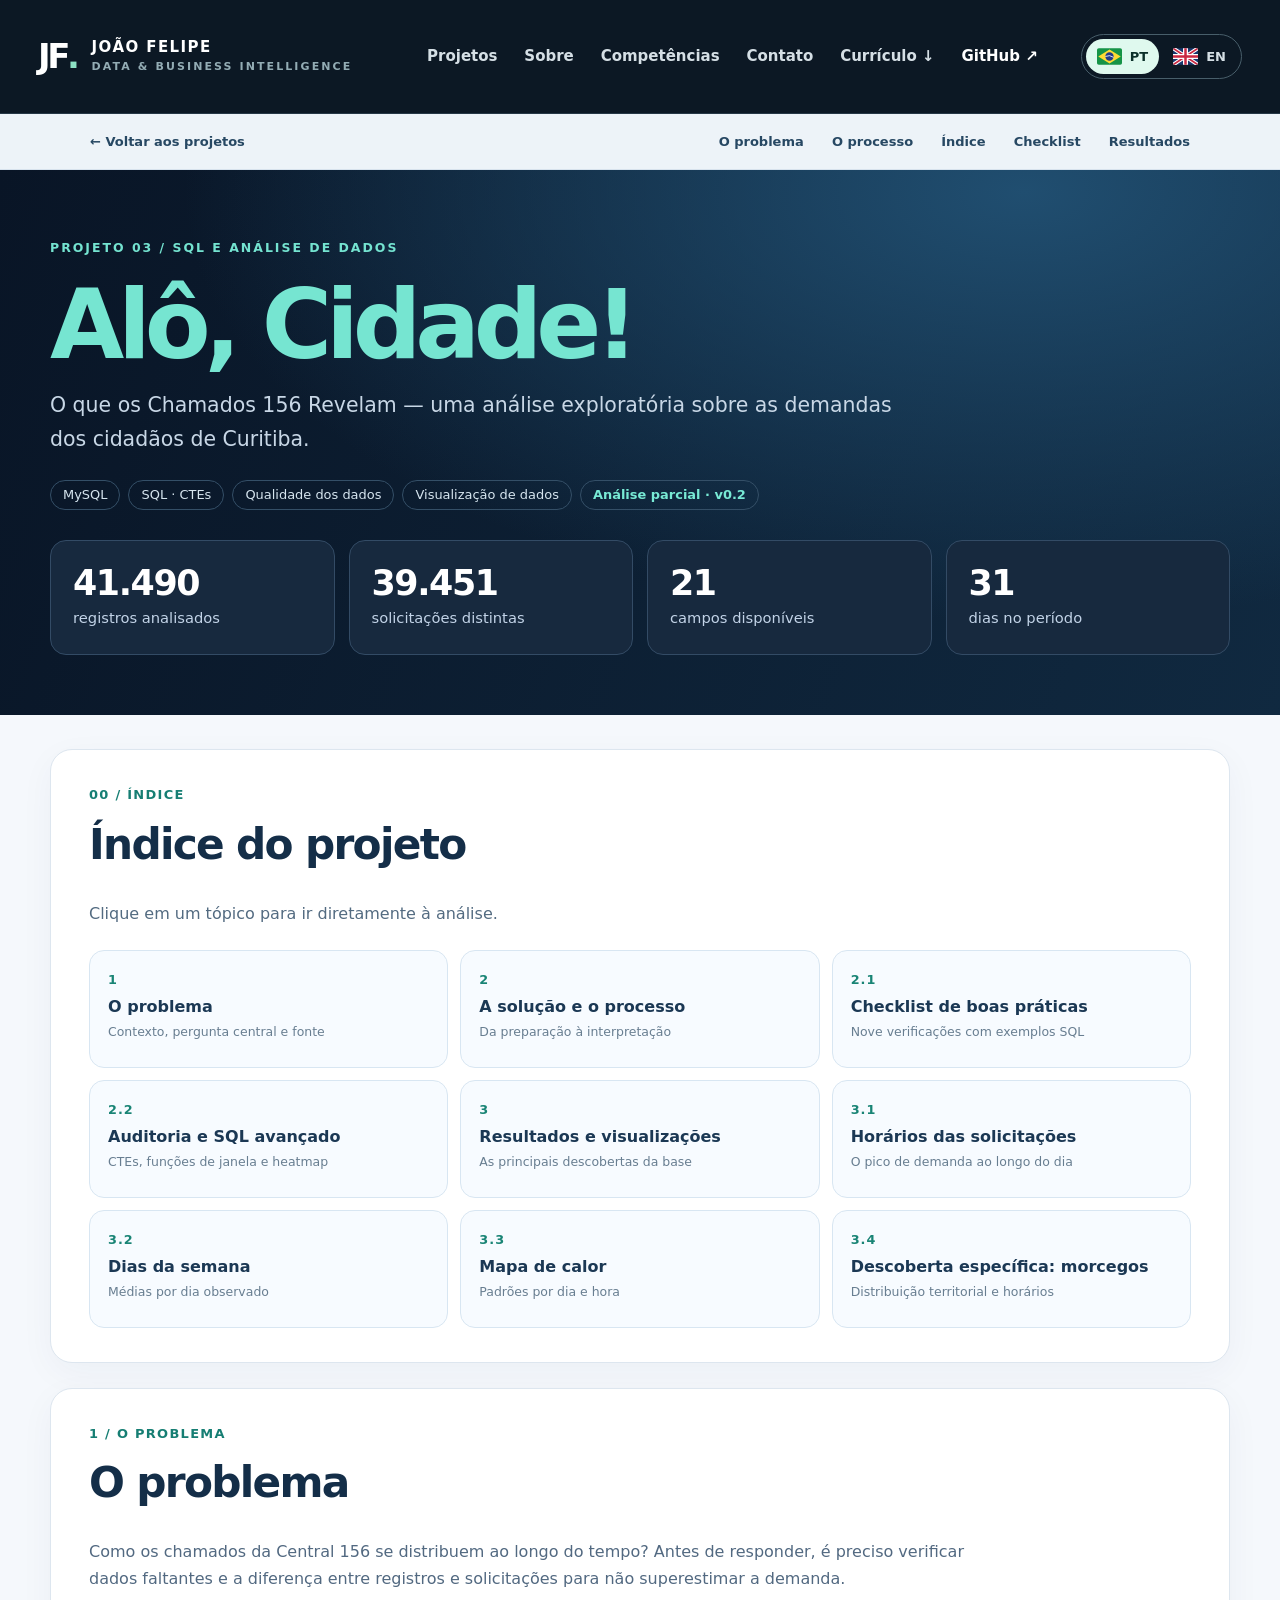
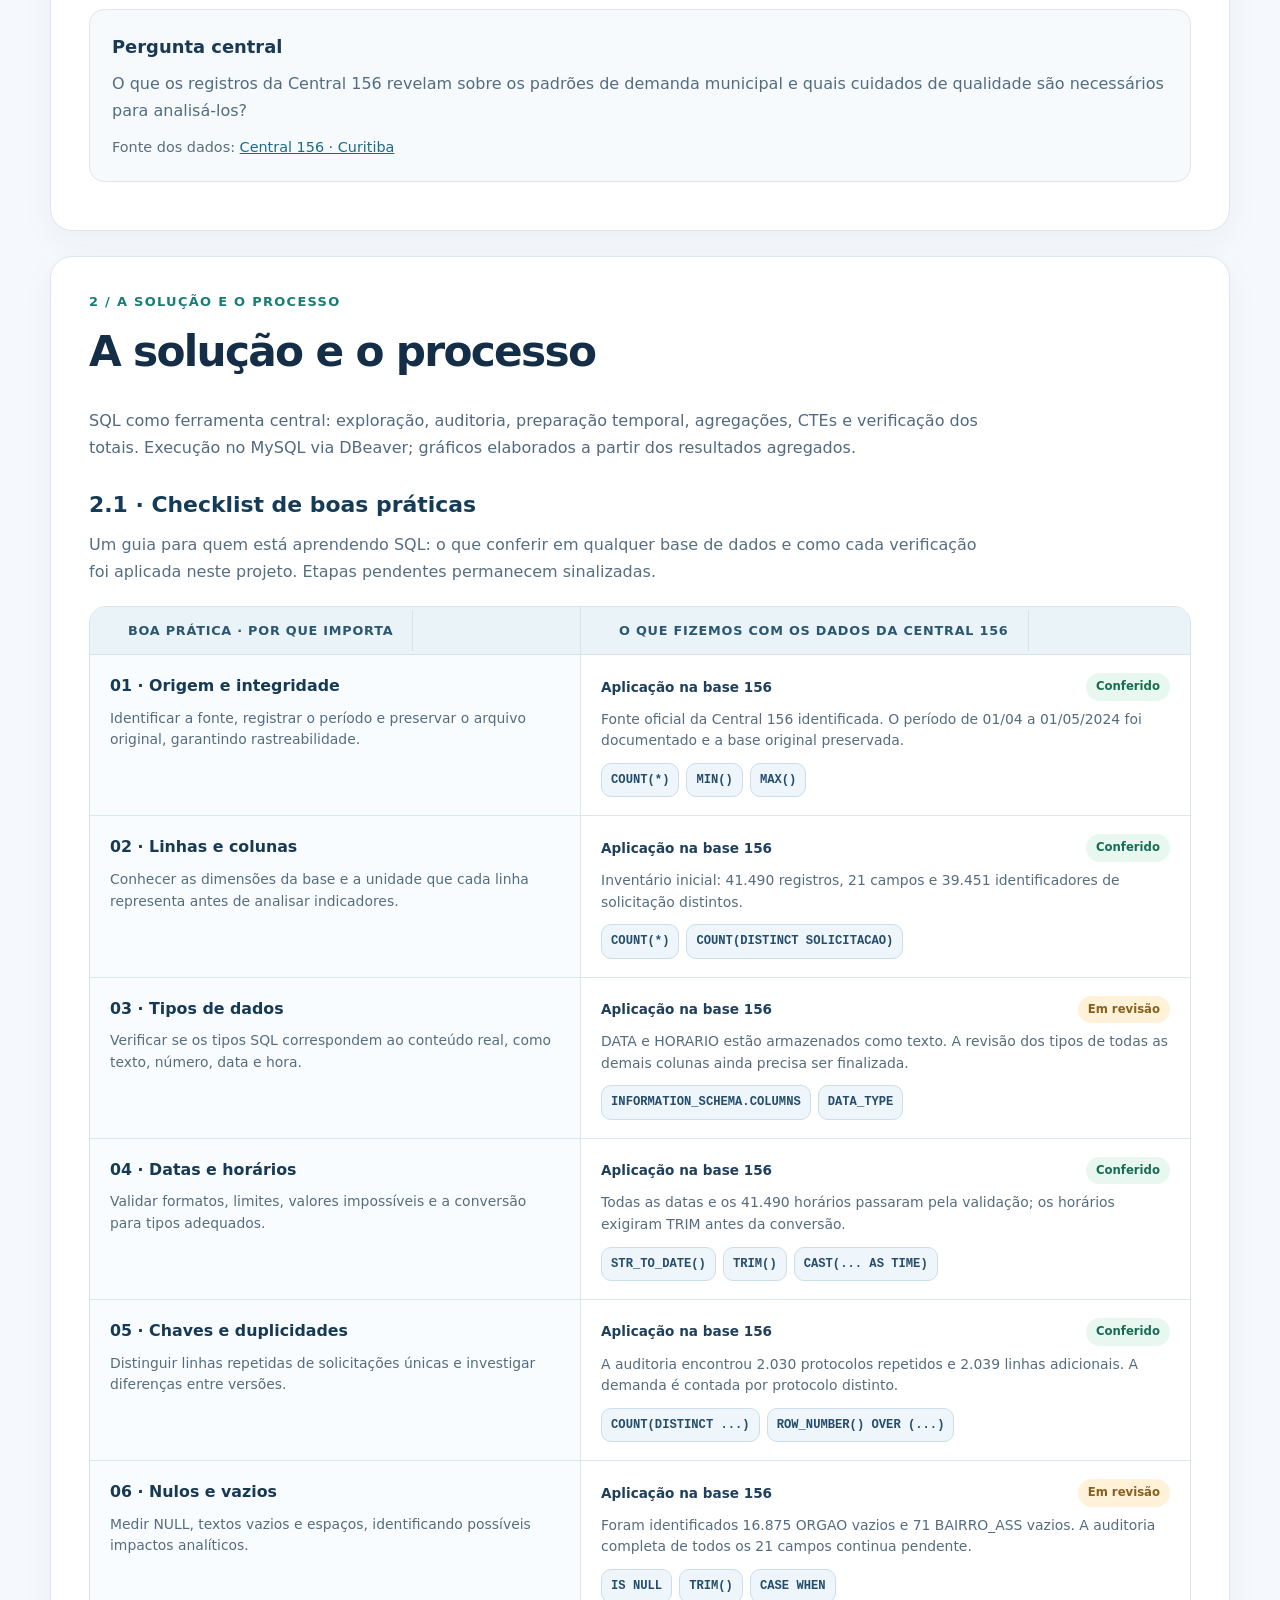
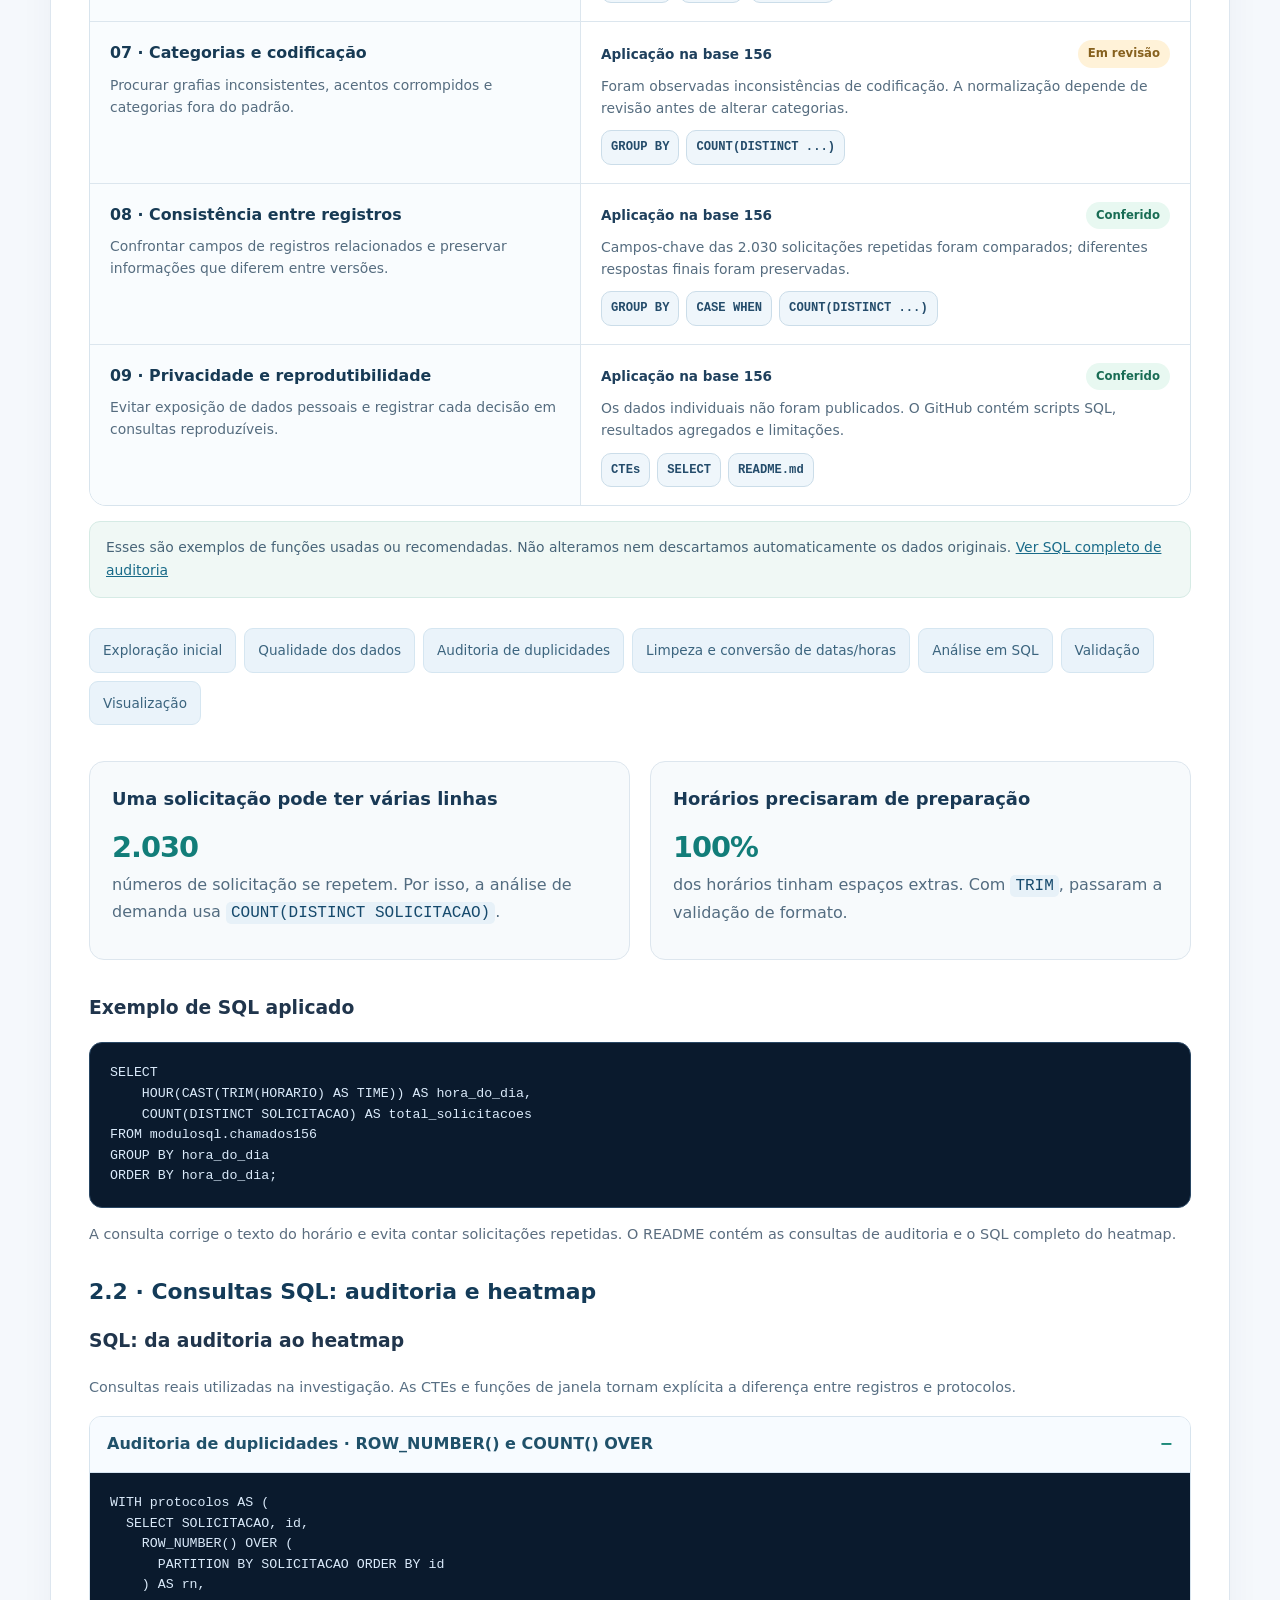
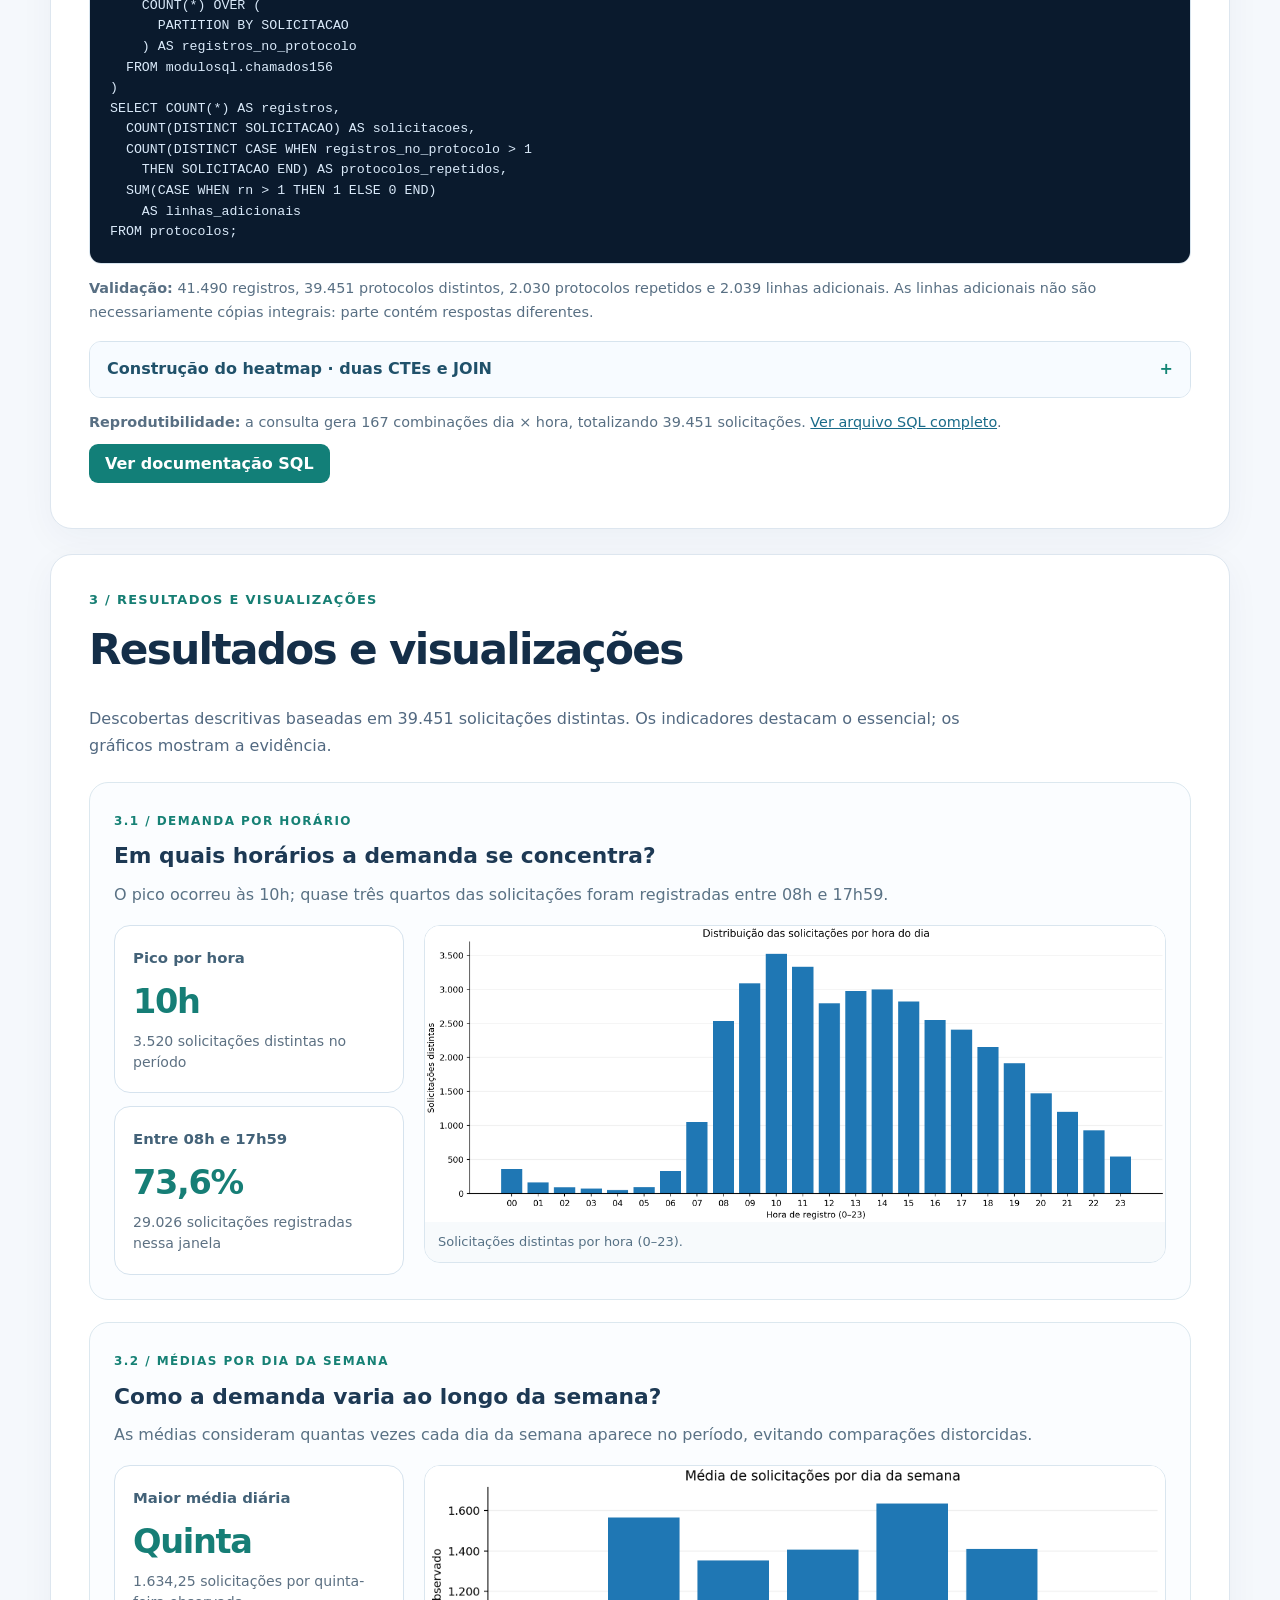
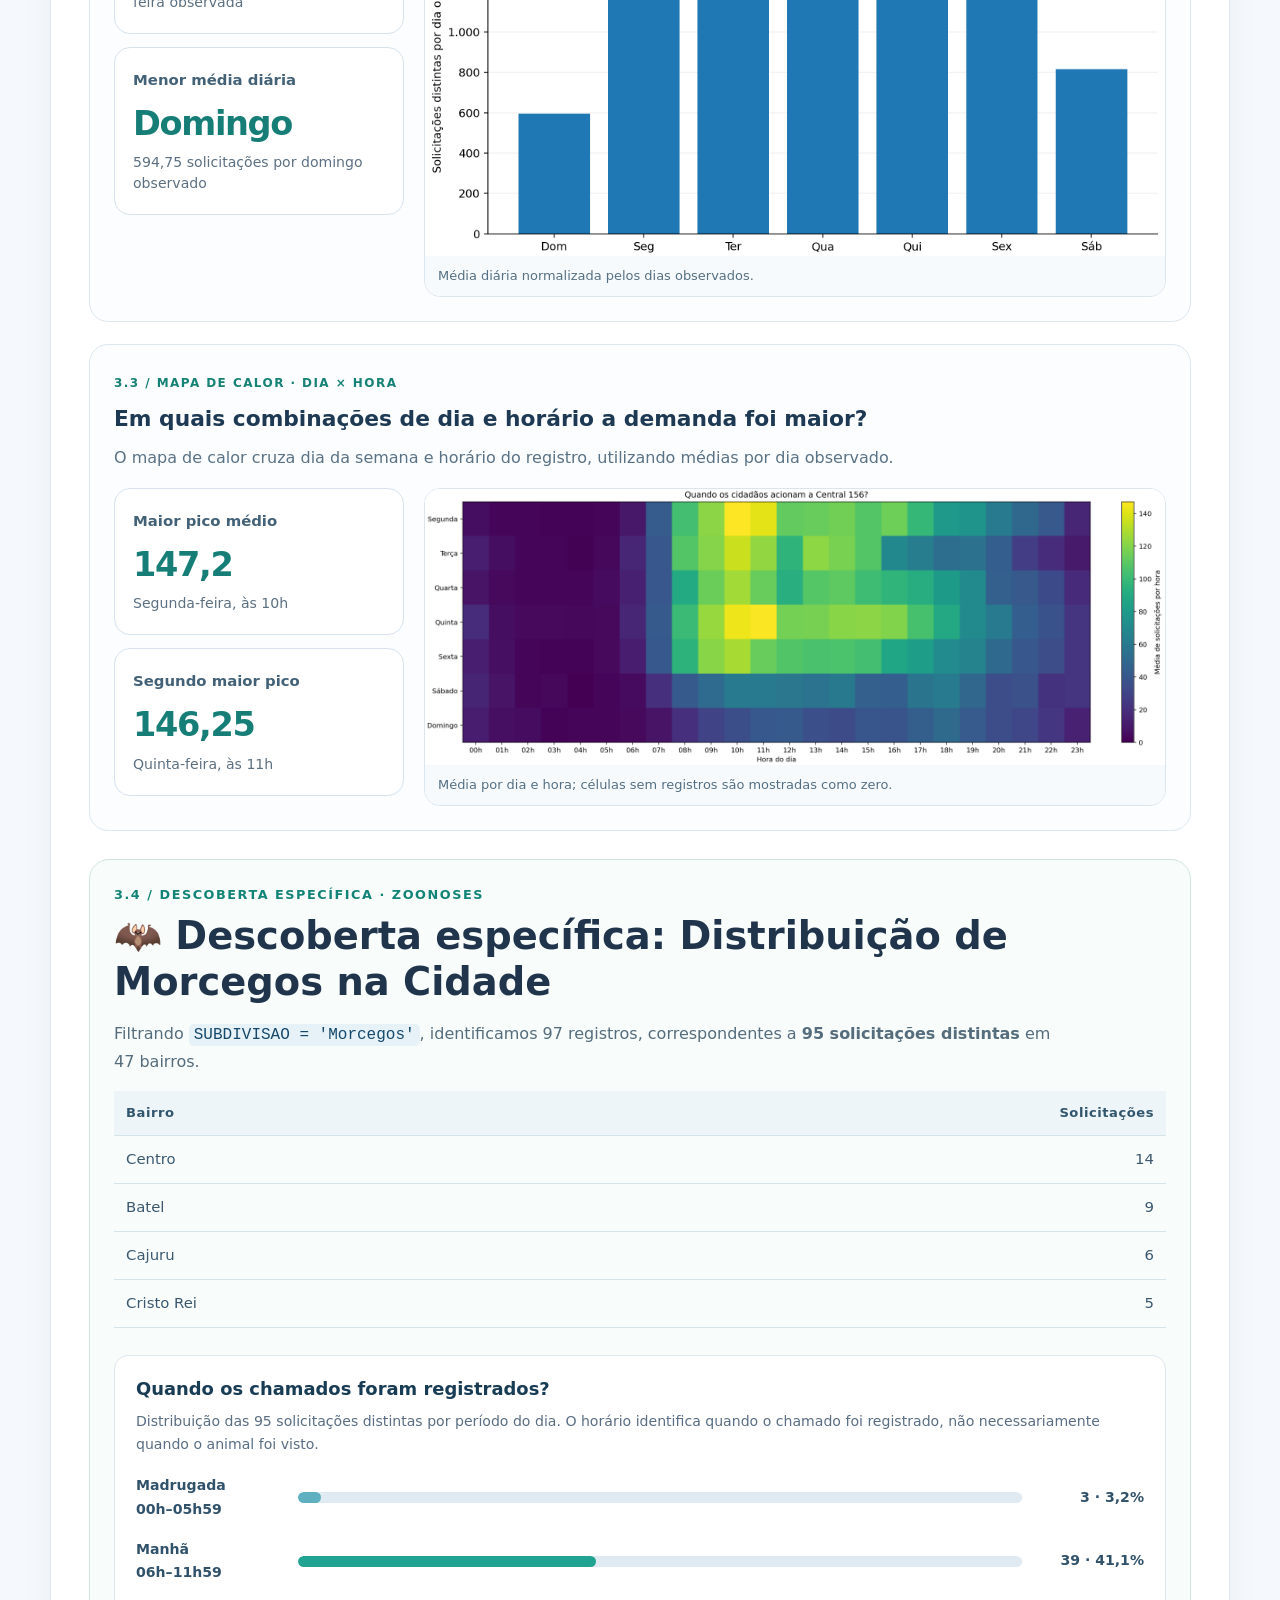
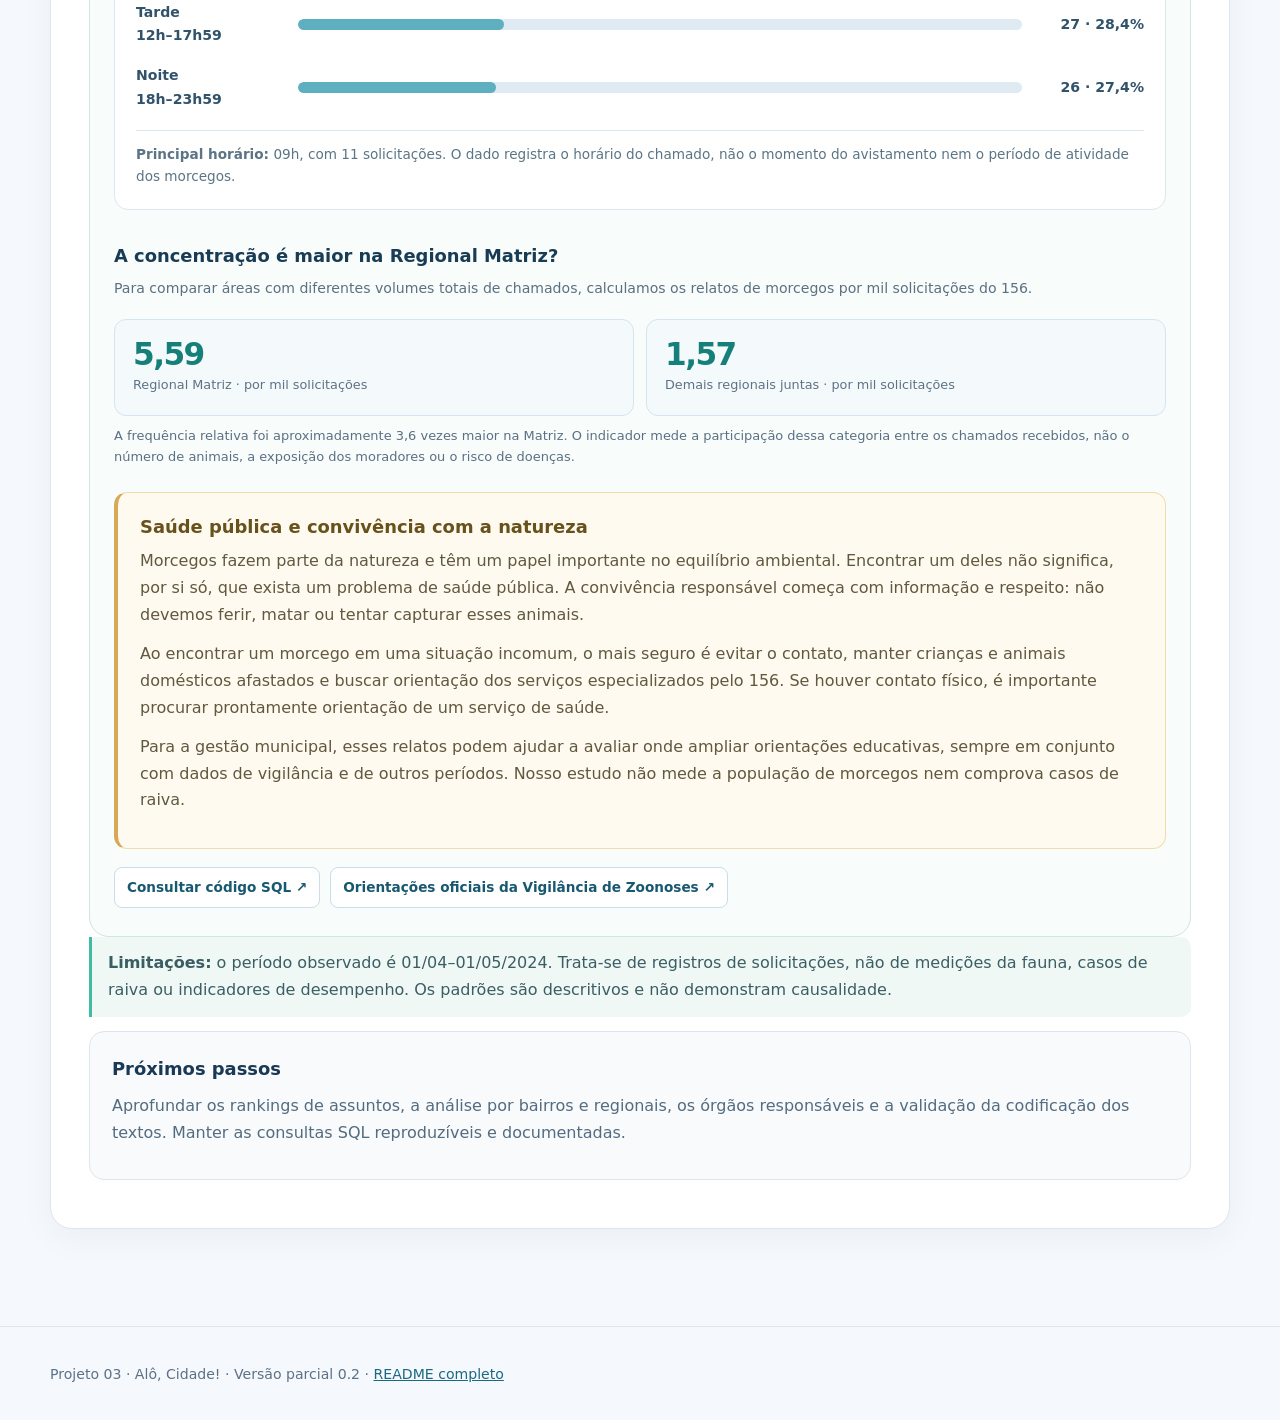
<file: projects/alo-cidade/index.html>
<!doctype html>
<html lang="pt-BR">
<head>
<meta charset="utf-8"><meta name="viewport" content="width=device-width, initial-scale=1">
<meta name="description" content="Projeto de SQL e análise exploratória dos chamados 156 de Curitiba: qualidade, preparação, padrões temporais e heatmap.">
<title>Alô, Cidade! | Projeto 03 — SQL</title>
<meta name="theme-color" content="#0c1824">
<script src="../../assets/portfolio-global-header-v13.js" defer></script>
<style>
:root{--bg:#0b1220;--bg2:#121e2e;--card:#172438;--ink:#eef4fc;--muted:#acb9cd;--stroke:#2b3e57;--aqua:#69dfc8;--blue:#7eb4f5;--soft:#1c3247}
*{box-sizing:border-box}html{scroll-behavior:smooth}body{margin:0;background:var(--bg);color:var(--ink);font:16px/1.7 system-ui,-apple-system,Segoe UI,Roboto,Arial,sans-serif}
a{color:var(--aqua)}a:hover{color:#b2f8e8}.wrap{width:min(1100px,calc(100% - 40px));margin:auto}
.site-nav{background:#0c1824;border-bottom:1px solid #263846}.header-fallback{min-height:113px;display:flex;align-items:center;gap:24px;justify-content:space-between}.header-fallback-brand{font-weight:800;color:#fff;letter-spacing:.02em;text-decoration:none}.header-fallback-links{display:flex;gap:22px;flex-wrap:wrap}.header-fallback-links a{font-size:13px;color:#d5dfe5;text-decoration:none}
.project-subnav{background:#111e2d;border-bottom:1px solid #314151}
.project-subnav-inner{width:min(1100px,calc(100% - 40px));margin:0 auto;min-height:55px;padding:9px 0;display:flex;align-items:center;gap:24px;justify-content:space-between}
.project-subnav-back{color:#b9d0d9;font-weight:750;font-size:13px;text-decoration:none;white-space:nowrap}
.project-subnav-links{display:flex;gap:clamp(12px,2.2vw,30px);align-items:center;flex-wrap:wrap}
.project-subnav-links a{font-size:13px;font-weight:650;color:#d5e3e9;text-decoration:none}
.project-subnav a:hover{color:#85e3c6}
.project-subnav a:focus-visible{outline:2px solid #85e3c6;outline-offset:4px}
.hero{padding:80px 0 55px;background:radial-gradient(ellipse at 75% 0%,#1c3c55 0%,transparent 60%)}.eyebrow{color:var(--aqua);font-size:.78rem;text-transform:uppercase;font-weight:750;letter-spacing:.16em}
h1{font-size:clamp(2.7rem,7vw,5rem);line-height:1.08;letter-spacing:-.065em;margin:15px 0 10px}h1 span{color:var(--aqua)}.subtitle{font-size:1.28rem;color:var(--muted);max-width:850px}
.chips{display:flex;gap:8px;flex-wrap:wrap;margin:24px 0}.chip{border:1px solid var(--stroke);border-radius:40px;padding:3px 12px;color:#d1dfed;font-size:.81rem}.status{color:var(--aqua);font-weight:750}
.metrics{display:grid;grid-template-columns:repeat(4,1fr);gap:14px;margin-top:30px}.metric{border:1px solid var(--stroke);border-radius:14px;background:var(--bg2);padding:19px}.metric strong{display:block;font-size:1.85rem;line-height:1.2;letter-spacing:-.04em}.metric small{display:block;color:var(--muted);margin-top:7px}
main section{padding:50px 0;border-top:1px solid var(--stroke)}.num{color:var(--aqua);font-size:.85rem;font-weight:800;letter-spacing:.09em}.section-title{font-size:clamp(1.8rem,3vw,2.5rem);margin:4px 0 20px;letter-spacing:-.04em}.lead{color:var(--muted);max-width:800px}
.cols{display:grid;grid-template-columns:1fr 1fr;gap:20px}.panel{background:var(--card);border:1px solid var(--stroke);border-radius:16px;padding:22px;margin:14px 0}.panel h3{margin:0 0 9px;font-size:1.12rem}.panel p{margin:0 0 10px;color:var(--muted)}
.flow{display:flex;flex-wrap:wrap;gap:8px;margin:22px 0}.step{padding:10px 13px;border-radius:9px;background:var(--soft);font-size:.85rem;color:#d7eafb}
pre{overflow:auto;background:#0a101b;border:1px solid #2b435d;border-radius:14px;padding:20px;color:#d9efff;font-size:.83rem;line-height:1.55}code{font-family:ui-monospace,SFMono-Regular,Consolas,monospace}p code{background:#1a2d40;padding:2px 5px;border-radius:5px}
figure{margin:28px 0;background:#fff;color:#233246;border-radius:15px;overflow:hidden;border:1px solid #dbe4ec}figure img{width:100%;display:block}figcaption{padding:10px 14px;font-size:.82rem;color:#56677c;background:#f5f8fb}
.stat{font-size:1.8rem;color:var(--aqua);font-weight:800;letter-spacing:-.035em}.note{background:#112c38;border-left:3px solid var(--aqua);border-radius:0 10px 10px 0;padding:13px 16px;color:#d4e8ee}
.fine{font-size:.9rem;color:var(--muted)}.btn{display:inline-block;background:var(--aqua);color:#09202c;font-weight:800;border-radius:9px;padding:10px 16px;text-decoration:none}.btn:hover{background:#9bf5df;color:#09202c}
footer{padding:36px 0;border-top:1px solid var(--stroke);color:var(--muted);font-size:.88rem}
[data-lang]{display:none}html[lang="pt-BR"] [data-lang="pt"],html[lang="en"] [data-lang="en"]{display:revert}
@media(max-width:740px){.metrics{grid-template-columns:repeat(2,1fr)}.cols{grid-template-columns:1fr}.hero{padding:54px 0 36px}.wrap{width:min(100% - 28px,1100px)}.project-subnav-inner{width:calc(100% - 28px);gap:9px;align-items:flex-start;flex-direction:column}.project-subnav-links{gap:14px;row-gap:4px;flex-wrap:wrap}.project-subnav-links a{font-size:12px}.header-fallback{flex-direction:column;align-items:flex-start;gap:10px;padding:20px 0}}

/* SQL audit + discovery cards, local to Project 03 */
.sql-showcase{margin:30px 0 14px}
.sql-showcase details{border:1px solid var(--stroke);background:#0b1726;border-radius:12px;margin:12px 0;overflow:hidden}
.sql-showcase summary{cursor:pointer;list-style:none;padding:14px 17px;font-weight:750;color:#c9e9f5}
.sql-showcase summary::-webkit-details-marker{display:none}
.sql-showcase summary::after{content:" +";float:right;color:var(--aqua)}
.sql-showcase details[open] summary::after{content:" −"}
.sql-showcase pre{margin:0;border:0;border-top:1px solid var(--stroke);border-radius:0;max-height:420px;overflow:auto}
.sql-showcase p{color:var(--muted);font-size:.9rem;margin:8px 0 17px}
.study-table{width:100%;border-collapse:collapse;font-size:.93rem;margin:18px 0}
.study-table th,.study-table td{padding:11px 12px;text-align:left;border-bottom:1px solid var(--stroke)}
.study-table th{color:#a6d7df;font-size:.82rem;letter-spacing:.04em}
.study-table td:last-child,.study-table th:last-child{text-align:right;font-variant-numeric:tabular-nums}
.discovery-cards{display:grid;grid-template-columns:repeat(3,minmax(0,1fr));gap:12px;margin:24px 0}
.discovery-cards .discovery-card{border:1px solid var(--stroke);background:var(--card);border-radius:12px;padding:16px}
.discovery-card strong{display:block;color:var(--aqua);font-size:1.8rem;line-height:1.2}
.discovery-card small{display:block;color:var(--muted);font-size:.78rem;margin-top:5px}
@media(max-width:650px){.discovery-cards{grid-template-columns:1fr 1fr}}

/* Projeto 03 — Resultados de morcegos: blocos visuais com proporcoes verificaveis */
.bat-times-block{margin:27px 0 24px;padding:22px;border:1px solid var(--stroke);border-radius:14px;background:#101f30}
.bat-times-block h4,.bat-territory h4,.bat-public-health h4{font-size:1.12rem;line-height:1.35;margin:0 0 9px;color:var(--ink)}
.bat-times-block .bat-subtitle,.bat-territory .bat-subtitle{color:var(--muted);font-size:.88rem;line-height:1.6;margin:0 0 19px}
.bat-period-list{display:grid;gap:16px}
.bat-period{display:grid;grid-template-columns:minmax(122px,150px) minmax(80px,1fr) minmax(82px,110px);align-items:center;gap:12px}
.bat-period-label{color:#e3edf6;font-size:.88rem;font-weight:700}
.bat-period-track{height:11px;border-radius:99px;background:#2b4052;overflow:hidden}
.bat-period-fill{display:block;height:100%;border-radius:99px;background:#65bed3}
.bat-period--primary .bat-period-fill{background:var(--aqua)}
.bat-period-value{color:#eef8f9;font-size:.88rem;font-weight:750;white-space:nowrap;text-align:right;font-variant-numeric:tabular-nums}
.bat-times-foot{border-top:1px solid var(--stroke);padding-top:13px;margin:19px 0 0!important;color:#b8ced7!important;font-size:.85rem!important;line-height:1.6!important}
.bat-territory{margin:22px 0;padding:0 2px}
.bat-ratio-grid{display:grid;grid-template-columns:1fr 1fr;gap:12px;margin:13px 0 10px}
.bat-ratio-card{border:1px solid var(--stroke);background:#12273a;border-radius:12px;padding:17px 18px}
.bat-ratio-card strong{display:block;font-size:1.95rem;line-height:1.1;letter-spacing:-.05em;color:#9adeda}
.bat-ratio-card small{display:block;font-size:.8rem;color:#bccfda;margin-top:8px}
.bat-ratio-card:nth-child(2) strong{color:#a4b9cb}
.bat-territory .bat-caption{color:#a9c0ca;font-size:.81rem;line-height:1.6;margin:8px 0 0}
.bat-public-health{padding:22px 23px;margin:23px 0 18px;border:1px solid #355b66;border-left:4px solid var(--aqua);border-radius:12px;background:#102d39}
.bat-public-health p{color:#d2e4e9!important;margin:8px 0 12px!important}
.bat-public-health ul{margin:10px 0 0;padding-left:21px;color:#deedf2}
.bat-public-health li{margin:5px 0;font-size:.92rem}
.bat-resources{display:flex;flex-wrap:wrap;gap:10px;margin:0 0 4px}
.bat-resources a{display:inline-flex;align-items:center;padding:8px 12px;text-decoration:none;border:1px solid #39646a;border-radius:8px;font-size:.85rem;font-weight:700;color:#91eadc}
.bat-resources a:hover{background:#183a44;color:#d9fff7}
@media(max-width:650px){
  .bat-period{grid-template-columns:minmax(90px,104px) minmax(45px,1fr) minmax(72px,90px);gap:8px}
  .bat-period-label,.bat-period-value{font-size:.77rem}
  .bat-times-block{padding:17px}
  .bat-ratio-grid{grid-template-columns:1fr}
  .bat-public-health{padding:18px}
}

/* Checklist de recepcao de dados — status da auditoria documentada. */
.data-checklist{margin:30px 0 34px;padding:24px 25px;background:#101e2f;border:1px solid #365068;border-radius:17px}
.data-checklist-heading{display:flex;justify-content:space-between;align-items:flex-start;gap:18px;flex-wrap:wrap;margin-bottom:17px}
.data-checklist-heading h3{margin:0 0 7px;font-size:clamp(1.3rem,2vw,1.65rem)}
.data-checklist-heading p{margin:0;color:var(--muted);font-size:.92rem;max-width:700px}
.data-checklist-subhead{font-size:.73rem;letter-spacing:.12em;font-weight:800;text-transform:uppercase;color:var(--aqua);display:block;margin-bottom:5px}
.data-checklist-items{display:grid;grid-template-columns:repeat(2,minmax(0,1fr));gap:11px;list-style:none;margin:17px 0;padding:0}
.data-checklist-items li{border:1px solid #31465b;border-radius:11px;background:#142538;padding:13px 15px;display:flex;align-items:flex-start;gap:11px;min-height:100px}
.data-checklist-marker{flex:none;border:1px solid #367f72;border-radius:6px;width:25px;height:25px;display:flex;align-items:center;justify-content:center;color:#79e9cf;background:#153b39;font-size:15px;font-weight:800}
.data-checklist-items li[data-status="review"] .data-checklist-marker{border-color:#b89760;background:#45351d;color:#ffe1a8}
.data-checklist-copy{flex:1;min-width:0}
.data-checklist-copy strong{display:block;font-size:.94rem;line-height:1.4;color:#f1f7fd;margin-bottom:5px}
.data-checklist-copy small{display:block;font-size:.81rem;line-height:1.55;color:#aec2d3}
.data-checklist-state{display:inline-block;flex:none;font-size:.69rem;line-height:1.4;font-weight:750;color:#8ce2cd;white-space:nowrap}
.data-checklist-items li[data-status="review"] .data-checklist-state{color:#efcf8f}
.data-checklist-footer{margin:12px 0 0!important;padding-top:16px;border-top:1px solid #31465b;color:#c5d6e4!important;font-size:.87rem!important;line-height:1.75}
.data-checklist-footer a{font-weight:750}
@media(max-width:760px){.data-checklist{padding:18px 14px}.data-checklist-items{grid-template-columns:1fr}.data-checklist-items li{min-height:0}}
@media(max-width:450px){.data-checklist-items li{flex-wrap:wrap}.data-checklist-state{margin-left:36px}}
</style>
<link rel="stylesheet" href="assets/layout-v2.css?v=2">
</head>
<body>
<header class="site-nav" aria-label="Cabeçalho global do portfólio"><div class="wrap header-fallback"><a class="header-fallback-brand" href="../../index.html">JF. JOÃO FELIPE · DATA &amp; BUSINESS INTELLIGENCE</a><nav class="header-fallback-links" aria-label="Navegação principal"><a href="../../index.html#projects">Projetos</a><a href="../../index.html#about">Sobre</a><a href="../../index.html#skills">Competências</a><a href="../../index.html#contact">Contato</a><a href="https://github.com/jfwelias-tech/portfolio-dados">GitHub</a></nav></div></header>
<div class="project-subnav"><div class="project-subnav-inner"><a class="project-subnav-back" href="../../index.html#projects" data-pt="← Voltar aos projetos" data-en="← Back to projects">← Voltar aos projetos</a><nav class="project-subnav-links" aria-label="Navegação do Projeto 03"><a href="#problem" data-pt="O problema" data-en="The problem">O problema</a><a href="#approach" data-pt="O processo" data-en="The approach">O processo</a><a href="#indice" data-pt="Índice" data-en="Index">Índice</a><a href="#data-checklist" data-pt="Checklist" data-en="Checklist">Checklist</a><a href="#results" data-pt="Resultados" data-en="Results">Resultados</a></nav></div></div>
<div class="hero"><div class="wrap"><div class="eyebrow" data-pt="PROJETO 03 / SQL E ANÁLISE DE DADOS" data-en="PROJECT 03 / SQL &amp; DATA ANALYSIS">PROJETO 03 / SQL E ANÁLISE DE DADOS</div><h1><span data-lang="pt">Alô, <span>Cidade!</span></span><span data-lang="en">Hello, <span>City!</span></span></h1><div class="subtitle" data-lang="pt">O que os Chamados 156 Revelam — uma análise exploratória sobre as demandas dos cidadãos de Curitiba.</div><div class="subtitle" data-lang="en">What the City's 156 Service Requests Reveal — an exploratory analysis of Curitiba's municipal service demand.</div><div class="chips"><span class="chip">MySQL</span><span class="chip">SQL · CTEs</span><span class="chip" data-pt="Qualidade dos dados" data-en="Data Quality">Qualidade dos dados</span><span class="chip" data-pt="Visualização de dados" data-en="Data Visualization">Visualização de dados</span><span class="chip status"><span data-lang="pt">Análise parcial · v0.2</span><span data-lang="en">Preliminary results · v0.2</span></span></div><div class="metrics"><div class="metric"><strong>41.490</strong><small data-lang="pt">registros analisados</small><small data-lang="en">records analyzed</small></div><div class="metric"><strong>39.451</strong><small data-lang="pt">solicitações distintas</small><small data-lang="en">distinct requests</small></div><div class="metric"><strong>21</strong><small data-lang="pt">campos disponíveis</small><small data-lang="en">available fields</small></div><div class="metric"><strong>31</strong><small data-lang="pt">dias no período</small><small data-lang="en">calendar days</small></div></div></div></div>
<main class="wrap">
<section id="indice"><div class="num" data-pt="00 / ÍNDICE" data-en="00 / INDEX">00 / ÍNDICE</div>
<h2 class="section-title"><span data-pt="Índice do projeto" data-en="Project index">Índice do projeto</span></h2>
<p class="toc-intro"><span data-pt="Clique em um tópico para ir diretamente à análise." data-en="Select a topic to jump straight to that section.">Clique em um tópico para ir diretamente à análise.</span></p>
<nav class="toc-grid" aria-label="Índice do projeto">
<a class="toc-entry" href="#problem"><span class="toc-number">1</span><strong><span data-pt="O problema" data-en="The problem">O problema</span></strong><small><span data-pt="Contexto, pergunta central e fonte" data-en="Context, main question and source">Contexto, pergunta central e fonte</span></small></a>
<a class="toc-entry" href="#approach"><span class="toc-number">2</span><strong><span data-pt="A solução e o processo" data-en="The approach">A solução e o processo</span></strong><small><span data-pt="Da preparação à interpretação" data-en="From preparation to interpretation">Da preparação à interpretação</span></small></a>
<a class="toc-entry" href="#data-checklist"><span class="toc-number">2.1</span><strong><span data-pt="Checklist de boas práticas" data-en="Data-quality checklist">Checklist de boas práticas</span></strong><small><span data-pt="Nove verificações com exemplos SQL" data-en="Nine checks with SQL examples">Nove verificações com exemplos SQL</span></small></a>
<a class="toc-entry" href="#sql-examples"><span class="toc-number">2.2</span><strong><span data-pt="Auditoria e SQL avançado" data-en="Advanced SQL and audits">Auditoria e SQL avançado</span></strong><small><span data-pt="CTEs, funções de janela e heatmap" data-en="CTEs, window functions and heatmap">CTEs, funções de janela e heatmap</span></small></a>
<a class="toc-entry" href="#results"><span class="toc-number">3</span><strong><span data-pt="Resultados e visualizações" data-en="Results and visualizations">Resultados e visualizações</span></strong><small><span data-pt="As principais descobertas da base" data-en="Key findings from the dataset">As principais descobertas da base</span></small></a>
<a class="toc-entry" href="#finding-hours"><span class="toc-number">3.1</span><strong><span data-pt="Horários das solicitações" data-en="Hourly requests">Horários das solicitações</span></strong><small><span data-pt="O pico de demanda ao longo do dia" data-en="When requests peak">O pico de demanda ao longo do dia</span></small></a>
<a class="toc-entry" href="#finding-weekdays"><span class="toc-number">3.2</span><strong><span data-pt="Dias da semana" data-en="Weekday patterns">Dias da semana</span></strong><small><span data-pt="Médias por dia observado" data-en="Normalized weekday averages">Médias por dia observado</span></small></a>
<a class="toc-entry" href="#finding-heatmap"><span class="toc-number">3.3</span><strong><span data-pt="Mapa de calor" data-en="Heatmap">Mapa de calor</span></strong><small><span data-pt="Padrões por dia e hora" data-en="Weekday and hourly patterns">Padrões por dia e hora</span></small></a>
<a class="toc-entry" href="#bats-findings"><span class="toc-number">3.4</span><strong><span data-pt="Descoberta específica: morcegos" data-en="Specific finding: bats">Descoberta específica: morcegos</span></strong><small><span data-pt="Distribuição territorial e horários" data-en="Geographic and temporal distribution">Distribuição territorial e horários</span></small></a>
</nav></section>
<section id="problem"><div class="num" data-pt="1 / O PROBLEMA" data-en="1 / THE PROBLEM">1 / O PROBLEMA</div><h2 class="section-title" data-lang="pt">O problema</h2><h2 class="section-title" data-lang="en">The problem</h2><p class="lead" data-lang="pt">Como os chamados da Central 156 se distribuem ao longo do tempo? Antes de responder, é preciso verificar dados faltantes e a diferença entre registros e solicitações para não superestimar a demanda.</p><p class="lead" data-lang="en">How are requests to Curitiba's municipal 156 service distributed over time? Before answering, the analysis must distinguish raw records from request IDs and assess data quality.</p><div class="panel"><h3 data-lang="pt">Pergunta central</h3><h3 data-lang="en">Core question</h3><p data-lang="pt">O que os registros da Central 156 revelam sobre os padrões de demanda municipal e quais cuidados de qualidade são necessários para analisá-los?</p><p data-lang="en">What do the service records reveal about municipal demand patterns, and what data-quality controls are necessary for reliable analysis?</p><div class="fine"><span data-lang="pt">Fonte dos dados:</span><span data-lang="en">Data source:</span> <a href="https://156.curitiba.pr.gov.br/Estatistica/Saiba-sobre-os-dados-de-atendimento-da-central-156" target="_blank" rel="noopener noreferrer">Central 156 · Curitiba</a></div></div></section>
<section id="approach"><div class="num" data-pt="2 / A SOLUÇÃO E O PROCESSO" data-en="2 / THE APPROACH">2 / A SOLUÇÃO E O PROCESSO</div><h2 class="section-title" data-lang="pt">A solução e o processo</h2><h2 class="section-title" data-lang="en">The approach</h2><p class="lead" data-lang="pt">SQL como ferramenta central: exploração, auditoria, preparação temporal, agregações, CTEs e verificação dos totais. Execução no MySQL via DBeaver; gráficos elaborados a partir dos resultados agregados.</p><p class="lead" data-lang="en">SQL is the core analytical tool: profiling, quality checks, temporal preparation, aggregations, CTEs and validation. Queries run in MySQL through DBeaver; charts use aggregated outputs.</p><div class="data-checklist" id="data-checklist">
<h3 class="study-subtitle"><span data-pt="2.1 · Checklist de boas práticas" data-en="2.1 · Data intake and quality checklist">2.1 · Checklist de boas práticas</span></h3>
<p class="audit-lead"><span data-pt="Um guia para quem está aprendendo SQL: o que conferir em qualquer base de dados e como cada verificação foi aplicada neste projeto. Etapas pendentes permanecem sinalizadas." data-en="A guide for SQL learners: what to check in any dataset and how each step was applied here. Pending steps are labeled as such.">Um guia para quem está aprendendo SQL: o que conferir em qualquer base de dados e como cada verificação foi aplicada neste projeto. Etapas pendentes permanecem sinalizadas.</span></p>
<div class="audit-table" role="table" aria-label="Checklist de boas práticas para bases de dados">
<div class="audit-head" role="row"><span role="columnheader"><span data-pt="Boa prática · por que importa" data-en="Best practice · why it matters">Boa prática · por que importa</span></span><span role="columnheader"><span data-pt="O que fizemos com os dados da Central 156" data-en="How we applied it to the 156 data">O que fizemos com os dados da Central 156</span></span></div>
<div class="audit-row">
<div class="audit-left"><strong>01 · <span data-pt="Origem e integridade" data-en="Source and integrity">Origem e integridade</span></strong><p><span data-pt="Identificar a fonte, registrar o período e preservar o arquivo original, garantindo rastreabilidade." data-en="Identify the source and observation period, preserving the raw dataset for traceability.">Identificar a fonte, registrar o período e preservar o arquivo original, garantindo rastreabilidade.</span></p></div>
<div class="audit-right"><div class="audit-right-top"><strong data-pt="Aplicação na base 156" data-en="Applied to the 156 dataset">Aplicação na base 156</strong><span class="audit-status" data-pt="Conferido" data-en="Checked">Conferido</span></div>
<p><span data-pt="Fonte oficial da Central 156 identificada. O período de 01/04 a 01/05/2024 foi documentado e a base original preservada." data-en="The official 156 source was documented. The Apr 1–May 1, 2024 period was recorded, and the raw data preserved.">Fonte oficial da Central 156 identificada. O período de 01/04 a 01/05/2024 foi documentado e a base original preservada.</span></p><div class="audit-sql"><code>COUNT(*)</code><code>MIN()</code><code>MAX()</code></div></div></div>
<div class="audit-row">
<div class="audit-left"><strong>02 · <span data-pt="Linhas e colunas" data-en="Rows and columns">Linhas e colunas</span></strong><p><span data-pt="Conhecer as dimensões da base e a unidade que cada linha representa antes de analisar indicadores." data-en="Determine dataset dimensions and what each row represents before calculating metrics.">Conhecer as dimensões da base e a unidade que cada linha representa antes de analisar indicadores.</span></p></div>
<div class="audit-right"><div class="audit-right-top"><strong data-pt="Aplicação na base 156" data-en="Applied to the 156 dataset">Aplicação na base 156</strong><span class="audit-status" data-pt="Conferido" data-en="Checked">Conferido</span></div>
<p><span data-pt="Inventário inicial: 41.490 registros, 21 campos e 39.451 identificadores de solicitação distintos." data-en="Initial inventory: 41,490 rows, 21 fields and 39,451 distinct request IDs.">Inventário inicial: 41.490 registros, 21 campos e 39.451 identificadores de solicitação distintos.</span></p><div class="audit-sql"><code>COUNT(*)</code><code>COUNT(DISTINCT SOLICITACAO)</code></div></div></div>
<div class="audit-row">
<div class="audit-left"><strong>03 · <span data-pt="Tipos de dados" data-en="Data types">Tipos de dados</span></strong><p><span data-pt="Verificar se os tipos SQL correspondem ao conteúdo real, como texto, número, data e hora." data-en="Check whether SQL types correspond to the actual data: strings, numbers, dates and times.">Verificar se os tipos SQL correspondem ao conteúdo real, como texto, número, data e hora.</span></p></div>
<div class="audit-right"><div class="audit-right-top"><strong data-pt="Aplicação na base 156" data-en="Applied to the 156 dataset">Aplicação na base 156</strong><span class="audit-status pending" data-pt="Em revisão" data-en="Under review">Em revisão</span></div>
<p><span data-pt="DATA e HORARIO estão armazenados como texto. A revisão dos tipos de todas as demais colunas ainda precisa ser finalizada." data-en="DATA and HORARIO are stored as text. The complete data-type review for the remaining columns is still pending.">DATA e HORARIO estão armazenados como texto. A revisão dos tipos de todas as demais colunas ainda precisa ser finalizada.</span></p><div class="audit-sql"><code>INFORMATION_SCHEMA.COLUMNS</code><code>DATA_TYPE</code></div></div></div>
<div class="audit-row">
<div class="audit-left"><strong>04 · <span data-pt="Datas e horários" data-en="Dates and times">Datas e horários</span></strong><p><span data-pt="Validar formatos, limites, valores impossíveis e a conversão para tipos adequados." data-en="Validate formats, bounds, impossible values and conversion to suitable data types.">Validar formatos, limites, valores impossíveis e a conversão para tipos adequados.</span></p></div>
<div class="audit-right"><div class="audit-right-top"><strong data-pt="Aplicação na base 156" data-en="Applied to the 156 dataset">Aplicação na base 156</strong><span class="audit-status" data-pt="Conferido" data-en="Checked">Conferido</span></div>
<p><span data-pt="Todas as datas e os 41.490 horários passaram pela validação; os horários exigiram TRIM antes da conversão." data-en="All dates and 41,490 times passed validation; time values required TRIM before conversion.">Todas as datas e os 41.490 horários passaram pela validação; os horários exigiram TRIM antes da conversão.</span></p><div class="audit-sql"><code>STR_TO_DATE()</code><code>TRIM()</code><code>CAST(... AS TIME)</code></div></div></div>
<div class="audit-row">
<div class="audit-left"><strong>05 · <span data-pt="Chaves e duplicidades" data-en="Keys and duplicates">Chaves e duplicidades</span></strong><p><span data-pt="Distinguir linhas repetidas de solicitações únicas e investigar diferenças entre versões." data-en="Differentiate repeated rows from unique requests and investigate version differences.">Distinguir linhas repetidas de solicitações únicas e investigar diferenças entre versões.</span></p></div>
<div class="audit-right"><div class="audit-right-top"><strong data-pt="Aplicação na base 156" data-en="Applied to the 156 dataset">Aplicação na base 156</strong><span class="audit-status" data-pt="Conferido" data-en="Checked">Conferido</span></div>
<p><span data-pt="A auditoria encontrou 2.030 protocolos repetidos e 2.039 linhas adicionais. A demanda é contada por protocolo distinto." data-en="The audit found 2,030 repeated IDs and 2,039 additional rows. Demand is measured using unique request IDs.">A auditoria encontrou 2.030 protocolos repetidos e 2.039 linhas adicionais. A demanda é contada por protocolo distinto.</span></p><div class="audit-sql"><code>COUNT(DISTINCT ...)</code><code>ROW_NUMBER() OVER (...)</code></div></div></div>
<div class="audit-row">
<div class="audit-left"><strong>06 · <span data-pt="Nulos e vazios" data-en="Nulls and blanks">Nulos e vazios</span></strong><p><span data-pt="Medir NULL, textos vazios e espaços, identificando possíveis impactos analíticos." data-en="Measure NULL, empty strings and whitespace to assess analytical impact.">Medir NULL, textos vazios e espaços, identificando possíveis impactos analíticos.</span></p></div>
<div class="audit-right"><div class="audit-right-top"><strong data-pt="Aplicação na base 156" data-en="Applied to the 156 dataset">Aplicação na base 156</strong><span class="audit-status pending" data-pt="Em revisão" data-en="Under review">Em revisão</span></div>
<p><span data-pt="Foram identificados 16.875 ORGAO vazios e 71 BAIRRO_ASS vazios. A auditoria completa de todos os 21 campos continua pendente." data-en="16,875 missing ORGAO values and 71 missing BAIRRO_ASS values were found. Full missingness profiling of all 21 fields is pending.">Foram identificados 16.875 ORGAO vazios e 71 BAIRRO_ASS vazios. A auditoria completa de todos os 21 campos continua pendente.</span></p><div class="audit-sql"><code>IS NULL</code><code>TRIM()</code><code>CASE WHEN</code></div></div></div>
<div class="audit-row">
<div class="audit-left"><strong>07 · <span data-pt="Categorias e codificação" data-en="Categories and encoding">Categorias e codificação</span></strong><p><span data-pt="Procurar grafias inconsistentes, acentos corrompidos e categorias fora do padrão." data-en="Look for inconsistent spellings, corrupted accents and unexpected category values.">Procurar grafias inconsistentes, acentos corrompidos e categorias fora do padrão.</span></p></div>
<div class="audit-right"><div class="audit-right-top"><strong data-pt="Aplicação na base 156" data-en="Applied to the 156 dataset">Aplicação na base 156</strong><span class="audit-status pending" data-pt="Em revisão" data-en="Under review">Em revisão</span></div>
<p><span data-pt="Foram observadas inconsistências de codificação. A normalização depende de revisão antes de alterar categorias." data-en="Encoding inconsistencies were observed. Categories need further review before standardization.">Foram observadas inconsistências de codificação. A normalização depende de revisão antes de alterar categorias.</span></p><div class="audit-sql"><code>GROUP BY</code><code>COUNT(DISTINCT ...)</code></div></div></div>
<div class="audit-row">
<div class="audit-left"><strong>08 · <span data-pt="Consistência entre registros" data-en="Cross-record consistency">Consistência entre registros</span></strong><p><span data-pt="Confrontar campos de registros relacionados e preservar informações que diferem entre versões." data-en="Compare related records and retain information that differs across versions.">Confrontar campos de registros relacionados e preservar informações que diferem entre versões.</span></p></div>
<div class="audit-right"><div class="audit-right-top"><strong data-pt="Aplicação na base 156" data-en="Applied to the 156 dataset">Aplicação na base 156</strong><span class="audit-status" data-pt="Conferido" data-en="Checked">Conferido</span></div>
<p><span data-pt="Campos-chave das 2.030 solicitações repetidas foram comparados; diferentes respostas finais foram preservadas." data-en="Key fields in 2,030 repeated requests were compared; differing final responses were preserved.">Campos-chave das 2.030 solicitações repetidas foram comparados; diferentes respostas finais foram preservadas.</span></p><div class="audit-sql"><code>GROUP BY</code><code>CASE WHEN</code><code>COUNT(DISTINCT ...)</code></div></div></div>
<div class="audit-row">
<div class="audit-left"><strong>09 · <span data-pt="Privacidade e reprodutibilidade" data-en="Privacy and reproducibility">Privacidade e reprodutibilidade</span></strong><p><span data-pt="Evitar exposição de dados pessoais e registrar cada decisão em consultas reproduzíveis." data-en="Protect personal information and document analytical decisions in reproducible queries.">Evitar exposição de dados pessoais e registrar cada decisão em consultas reproduzíveis.</span></p></div>
<div class="audit-right"><div class="audit-right-top"><strong data-pt="Aplicação na base 156" data-en="Applied to the 156 dataset">Aplicação na base 156</strong><span class="audit-status" data-pt="Conferido" data-en="Checked">Conferido</span></div>
<p><span data-pt="Os dados individuais não foram publicados. O GitHub contém scripts SQL, resultados agregados e limitações." data-en="Individual-level data is not published. GitHub contains SQL scripts, aggregated results and limitations.">Os dados individuais não foram publicados. O GitHub contém scripts SQL, resultados agregados e limitações.</span></p><div class="audit-sql"><code>CTEs</code><code>SELECT</code><code>README.md</code></div></div></div>
</div>
<p class="audit-hint"><span data-pt="Esses são exemplos de funções usadas ou recomendadas. Não alteramos nem descartamos automaticamente os dados originais." data-en="These are functions used or recommended for each check. No raw data was automatically modified or deleted.">Esses são exemplos de funções usadas ou recomendadas. Não alteramos nem descartamos automaticamente os dados originais.</span> <a href="sql/00_checklist_recebimento.sql"><span data-pt="Ver SQL completo de auditoria" data-en="View full profiling SQL">Ver SQL completo de auditoria</span></a></p>
</div><div class="flow"><span class="step" data-pt="Exploração inicial" data-en="Data profiling">Exploração inicial</span><span class="step" data-pt="Qualidade dos dados" data-en="Data quality">Qualidade dos dados</span><span class="step" data-pt="Auditoria de duplicidades" data-en="Deduplication audit">Auditoria de duplicidades</span><span class="step" data-pt="Limpeza e conversão de datas/horas" data-en="TRIM / DATE / TIME">Limpeza e conversão de datas/horas</span><span class="step" data-pt="Análise em SQL" data-en="SQL analysis">Análise em SQL</span><span class="step" data-pt="Validação" data-en="Validation">Validação</span><span class="step" data-pt="Visualização" data-en="Visualization">Visualização</span></div><div class="cols"><div class="panel"><h3 data-lang="pt">Uma solicitação pode ter várias linhas</h3><h3 data-lang="en">One request can have several rows</h3><p data-lang="pt"><span class="stat">2.030</span><br>números de solicitação se repetem. Por isso, a análise de demanda usa <code>COUNT(DISTINCT SOLICITACAO)</code>.</p><p data-lang="en"><span class="stat">2,030</span><br>request IDs appear more than once. Demand indicators use <code>COUNT(DISTINCT SOLICITACAO)</code>.</p></div><div class="panel"><h3 data-lang="pt">Horários precisaram de preparação</h3><h3 data-lang="en">Time values needed preparation</h3><p data-lang="pt"><span class="stat">100%</span><br>dos horários tinham espaços extras. Com <code>TRIM</code>, passaram a validação de formato.</p><p data-lang="en"><span class="stat">100%</span><br>of time strings included trailing spaces. They passed format checks after <code>TRIM</code>.</p></div></div><h3 data-lang="pt">Exemplo de SQL aplicado</h3><h3 data-lang="en">Applied SQL example</h3><pre><code>SELECT
    HOUR(CAST(TRIM(HORARIO) AS TIME)) AS hora_do_dia,
    COUNT(DISTINCT SOLICITACAO) AS total_solicitacoes
FROM modulosql.chamados156
GROUP BY hora_do_dia
ORDER BY hora_do_dia;</code></pre><p class="fine" data-lang="pt">A consulta corrige o texto do horário e evita contar solicitações repetidas. O README contém as consultas de auditoria e o SQL completo do heatmap.</p><p class="fine" data-lang="en">This query cleans the time strings and prevents duplicate requests from inflating counts. The README links to the complete audit and heatmap queries.</p><div class="sql-showcase" id="sql-examples"><h3 class="study-subtitle"><span data-pt="2.2 · Consultas SQL: auditoria e heatmap" data-en="2.2 · SQL queries: auditing and heatmap">2.2 · Consultas SQL: auditoria e heatmap</span></h3>
<h3 data-lang="pt">SQL: da auditoria ao heatmap</h3><h3 data-lang="en">SQL: from auditing to the heatmap</h3>
<p data-lang="pt">Consultas reais utilizadas na investigação. As CTEs e funções de janela tornam explícita a diferença entre registros e protocolos.</p>
<p data-lang="en">Actual SQL from this investigation. CTEs and window functions explicitly distinguish raw records from unique request IDs.</p>
<details open>
<summary data-pt="Auditoria de duplicidades · ROW_NUMBER() e COUNT() OVER" data-en="Duplicate audit · ROW_NUMBER() and COUNT() OVER">Auditoria de duplicidades · ROW_NUMBER() e COUNT() OVER</summary>
<pre><code>WITH protocolos AS (
  SELECT SOLICITACAO, id,
    ROW_NUMBER() OVER (
      PARTITION BY SOLICITACAO ORDER BY id
    ) AS rn,
    COUNT(*) OVER (
      PARTITION BY SOLICITACAO
    ) AS registros_no_protocolo
  FROM modulosql.chamados156
)
SELECT COUNT(*) AS registros,
  COUNT(DISTINCT SOLICITACAO) AS solicitacoes,
  COUNT(DISTINCT CASE WHEN registros_no_protocolo > 1
    THEN SOLICITACAO END) AS protocolos_repetidos,
  SUM(CASE WHEN rn > 1 THEN 1 ELSE 0 END)
    AS linhas_adicionais
FROM protocolos;</code></pre>
</details>
<p data-lang="pt"><strong>Validação:</strong> 41.490 registros, 39.451 protocolos distintos, 2.030 protocolos repetidos e 2.039 linhas adicionais. As linhas adicionais não são necessariamente cópias integrais: parte contém respostas diferentes.</p>
<p data-lang="en"><strong>Validation:</strong> 41,490 records, 39,451 distinct request IDs, 2,030 repeated IDs and 2,039 additional rows. Extra rows are not necessarily exact copies; some contain different replies.</p>
<details>
<summary data-pt="Construção do heatmap · duas CTEs e JOIN" data-en="Building the heatmap · two CTEs and JOIN">Construção do heatmap · duas CTEs e JOIN</summary>
<pre><code>WITH solicitacoes AS (
  SELECT SOLICITACAO,
    MIN(STR_TO_DATE(DATA, '%d/%m/%Y')) AS data_chamado,
    MIN(CAST(TRIM(HORARIO) AS TIME)) AS hora_chamado
  FROM modulosql.chamados156
  GROUP BY SOLICITACAO
),
dias AS (
  SELECT DAYOFWEEK(data_chamado) AS dia_numero,
    COUNT(DISTINCT data_chamado) AS dias_observados
  FROM solicitacoes
  GROUP BY DAYOFWEEK(data_chamado)
)
SELECT DAYOFWEEK(s.data_chamado) AS dia_numero,
  HOUR(s.hora_chamado) AS hora_do_dia,
  COUNT(*) AS total_solicitacoes,
  ROUND(COUNT(*) / MAX(d.dias_observados), 2) AS media_por_dia
FROM solicitacoes s
JOIN dias d
  ON DAYOFWEEK(s.data_chamado) = d.dia_numero
GROUP BY DAYOFWEEK(s.data_chamado), HOUR(s.hora_chamado)
ORDER BY dia_numero, hora_do_dia;</code></pre>
</details>
<p data-lang="pt"><strong>Reprodutibilidade:</strong> a consulta gera 167 combinações dia × hora, totalizando 39.451 solicitações. <a href="sql/04_heatmap.sql">Ver arquivo SQL completo</a>.</p>
<p data-lang="en"><strong>Reproducibility:</strong> the query yields 167 weekday × hour combinations, summing to 39,451 requests. <a href="sql/04_heatmap.sql">View full SQL file</a>.</p>
</div><p><a class="btn" href="README.md" data-lang="pt">Ver documentação SQL</a><a class="btn" href="README.en.md" data-lang="en">Read SQL documentation</a></p></section>
<section id="results">
<div class="num" data-pt="3 / RESULTADOS E VISUALIZAÇÕES" data-en="3 / THE RESULTS">3 / RESULTADOS E VISUALIZAÇÕES</div><h2 class="section-title"><span data-pt="Resultados e visualizações" data-en="Results and visualizations">Resultados e visualizações</span></h2>
<p class="lead results-intro"><span data-pt="Descobertas descritivas baseadas em 39.451 solicitações distintas. Os indicadores destacam o essencial; os gráficos mostram a evidência." data-en="Descriptive findings based on 39,451 distinct requests. KPIs highlight the main points, while charts show the evidence.">Descobertas descritivas baseadas em 39.451 solicitações distintas. Os indicadores destacam o essencial; os gráficos mostram a evidência.</span></p>
<div class="finding-section" id="finding-hours">
<span class="finding-eyebrow" data-pt="3.1 / DEMANDA POR HORÁRIO" data-en="3.1 / HOURLY DEMAND">3.1 / DEMANDA POR HORÁRIO</span>
<h3 class="finding-title"><span data-pt="Em quais horários a demanda se concentra?" data-en="When are requests most frequent?">Em quais horários a demanda se concentra?</span></h3>
<p class="finding-deck"><span data-pt="O pico ocorreu às 10h; quase três quartos das solicitações foram registradas entre 08h e 17h59." data-en="The peak occurred at 10 a.m.; nearly three quarters of requests were logged between 8 a.m. and 5:59 p.m.">O pico ocorreu às 10h; quase três quartos das solicitações foram registradas entre 08h e 17h59.</span></p>
<div class="result-layout">
<div class="result-kpis">
<article class="result-kpi"><h4><span data-pt="Pico por hora" data-en="Peak hour">Pico por hora</span></h4><strong>10h</strong><p><span data-pt="3.520 solicitações distintas no período" data-en="3,520 distinct requests during the period">3.520 solicitações distintas no período</span></p></article>
<article class="result-kpi"><h4><span data-pt="Entre 08h e 17h59" data-en="Between 8 a.m. and 5:59 p.m.">Entre 08h e 17h59</span></h4><strong>73,6%</strong><p><span data-pt="29.026 solicitações registradas nessa janela" data-en="29,026 requests logged in this window">29.026 solicitações registradas nessa janela</span></p></article>
</div>
<figure><img src="assets/solicitacoes_por_hora.png" alt="Gráfico de solicitações distintas por hora do dia" loading="lazy" decoding="async">
<figcaption data-lang="pt">Solicitações distintas por hora (0–23).</figcaption><figcaption data-lang="en">Distinct requests by hour (0–23).</figcaption></figure>
</div></div>
<div class="finding-section" id="finding-weekdays">
<span class="finding-eyebrow" data-pt="3.2 / MÉDIAS POR DIA DA SEMANA" data-en="3.2 / WEEKDAY AVERAGES">3.2 / MÉDIAS POR DIA DA SEMANA</span>
<h3 class="finding-title"><span data-pt="Como a demanda varia ao longo da semana?" data-en="How does demand vary across weekdays?">Como a demanda varia ao longo da semana?</span></h3>
<p class="finding-deck"><span data-pt="As médias consideram quantas vezes cada dia da semana aparece no período, evitando comparações distorcidas." data-en="Averages account for the number of observed occurrences of each weekday, avoiding misleading comparisons.">As médias consideram quantas vezes cada dia da semana aparece no período, evitando comparações distorcidas.</span></p>
<div class="result-layout">
<div class="result-kpis">
<article class="result-kpi"><h4><span data-pt="Maior média diária" data-en="Highest daily average">Maior média diária</span></h4><strong><span data-pt="Quinta" data-en="Thursday">Quinta</span></strong><p><span data-pt="1.634,25 solicitações por quinta-feira observada" data-en="1,634.25 requests per observed Thursday">1.634,25 solicitações por quinta-feira observada</span></p></article>
<article class="result-kpi"><h4><span data-pt="Menor média diária" data-en="Lowest daily average">Menor média diária</span></h4><strong><span data-pt="Domingo" data-en="Sunday">Domingo</span></strong><p><span data-pt="594,75 solicitações por domingo observado" data-en="594.75 requests per observed Sunday">594,75 solicitações por domingo observado</span></p></article>
</div>
<figure><img src="assets/media_por_dia_semana.png" alt="Gráfico de média de solicitações por dia da semana" loading="lazy" decoding="async">
<figcaption data-lang="pt">Média diária normalizada pelos dias observados.</figcaption><figcaption data-lang="en">Daily average normalized by observed weekdays.</figcaption></figure>
</div></div>
<div class="finding-section" id="finding-heatmap">
<span class="finding-eyebrow" data-pt="3.3 / MAPA DE CALOR · DIA × HORA" data-en="3.3 / WEEKDAY × HOUR HEATMAP">3.3 / MAPA DE CALOR · DIA × HORA</span>
<h3 class="finding-title"><span data-pt="Em quais combinações de dia e horário a demanda foi maior?" data-en="Which weekday–hour combinations had the highest demand?">Em quais combinações de dia e horário a demanda foi maior?</span></h3>
<p class="finding-deck"><span data-pt="O mapa de calor cruza dia da semana e horário do registro, utilizando médias por dia observado." data-en="The heatmap combines weekday and registration time using averages per observed day.">O mapa de calor cruza dia da semana e horário do registro, utilizando médias por dia observado.</span></p>
<div class="result-layout">
<div class="result-kpis">
<article class="result-kpi"><h4><span data-pt="Maior pico médio" data-en="Highest average peak">Maior pico médio</span></h4><strong>147,2</strong><p><span data-pt="Segunda-feira, às 10h" data-en="Monday at 10 a.m.">Segunda-feira, às 10h</span></p></article>
<article class="result-kpi"><h4><span data-pt="Segundo maior pico" data-en="Second-highest peak">Segundo maior pico</span></h4><strong>146,25</strong><p><span data-pt="Quinta-feira, às 11h" data-en="Thursday at 11 a.m.">Quinta-feira, às 11h</span></p></article>
</div>
<figure><img src="assets/heatmap_dia_hora.png" alt="Heatmap: média de solicitações por dia da semana e horário" loading="lazy" decoding="async">
<figcaption data-lang="pt">Média por dia e hora; células sem registros são mostradas como zero.</figcaption><figcaption data-lang="en">Average by weekday and hour; empty combinations are shown as zero.</figcaption></figure>
</div></div>
<div id="bats-findings">
<div class="bat-kicker" data-pt="3.4 / DESCOBERTA ESPECÍFICA · ZOONOSES" data-en="3.4 / SPECIFIC FINDING · ZOONOSES">3.4 / DESCOBERTA ESPECÍFICA · ZOONOSES</div>
<h3 class="bat-headline" data-lang="pt">🦇 Descoberta específica: Distribuição de Morcegos na Cidade</h3>
<h3 class="bat-headline" data-lang="en">🦇 Specific finding: Bat-related reports across Curitiba</h3>
<p data-lang="pt">Filtrando <code>SUBDIVISAO = 'Morcegos'</code>, identificamos 97 registros, correspondentes a <strong>95 solicitações distintas</strong> em 47 bairros.</p>
<p data-lang="en">Filtering <code>SUBDIVISAO = 'Morcegos'</code> yields 97 rows, corresponding to <strong>95 distinct requests</strong> across 47 neighborhoods.</p>
<table class="study-table"><thead><tr><th data-pt="Bairro" data-en="Neighborhood">Bairro</th><th data-pt="Solicitações" data-en="Requests">Solicitações</th></tr></thead>
<tbody><tr><td>Centro</td><td>14</td></tr><tr><td>Batel</td><td>9</td></tr><tr><td>Cajuru</td><td>6</td></tr><tr><td>Cristo Rei</td><td>5</td></tr></tbody></table>
<div class="bat-times-block">
<h4 data-lang="pt">Quando os chamados foram registrados?</h4>
<h4 data-lang="en">When were the requests logged?</h4>
<p class="bat-subtitle" data-lang="pt">Distribuição das 95 solicitações distintas por período do dia. O horário identifica quando o chamado foi registrado, não necessariamente quando o animal foi visto.</p>
<p class="bat-subtitle" data-lang="en">Distribution of 95 distinct requests by time of day. The recorded time may differ from when the bat was actually seen.</p>
<div class="bat-period-list">
<div class="bat-period"><span class="bat-period-label" data-lang="pt">Madrugada<br>00h–05h59</span><span class="bat-period-label" data-lang="en">Overnight<br>00:00–05:59</span><div class="bat-period-track" aria-hidden="true"><span class="bat-period-fill" style="width:3.2%"></span></div><span class="bat-period-value">3 · 3,2%</span></div>
<div class="bat-period bat-period--primary"><span class="bat-period-label" data-lang="pt">Manhã<br>06h–11h59</span><span class="bat-period-label" data-lang="en">Morning<br>06:00–11:59</span><div class="bat-period-track" aria-hidden="true"><span class="bat-period-fill" style="width:41.1%"></span></div><span class="bat-period-value">39 · 41,1%</span></div>
<div class="bat-period"><span class="bat-period-label" data-lang="pt">Tarde<br>12h–17h59</span><span class="bat-period-label" data-lang="en">Afternoon<br>12:00–17:59</span><div class="bat-period-track" aria-hidden="true"><span class="bat-period-fill" style="width:28.4%"></span></div><span class="bat-period-value">27 · 28,4%</span></div>
<div class="bat-period"><span class="bat-period-label" data-lang="pt">Noite<br>18h–23h59</span><span class="bat-period-label" data-lang="en">Evening<br>18:00–23:59</span><div class="bat-period-track" aria-hidden="true"><span class="bat-period-fill" style="width:27.4%"></span></div><span class="bat-period-value">26 · 27,4%</span></div>
</div>
<p class="bat-times-foot" data-lang="pt"><strong>Principal horário:</strong> 09h, com 11 solicitações. O dado registra o horário do chamado, não o momento do avistamento nem o período de atividade dos morcegos.</p>
<p class="bat-times-foot" data-lang="en"><strong>Peak hour:</strong> 9 a.m., with 11 requests. This records when the request was logged, not when the animal was sighted or active.</p>
</div>
<div class="bat-territory">
<h4 data-lang="pt">A concentração é maior na Regional Matriz?</h4>
<h4 data-lang="en">Is there a greater concentration in Matriz?</h4>
<p class="bat-subtitle" data-lang="pt">Para comparar áreas com diferentes volumes totais de chamados, calculamos os relatos de morcegos por mil solicitações do 156.</p>
<p class="bat-subtitle" data-lang="en">To compare areas with different overall request volumes, we calculated bat-related reports per 1,000 municipal 156 requests.</p>
<div class="bat-ratio-grid">
<div class="bat-ratio-card"><strong>5,59</strong><small data-lang="pt">Regional Matriz · por mil solicitações</small><small data-lang="en">Matriz district · per 1,000 requests</small></div>
<div class="bat-ratio-card"><strong>1,57</strong><small data-lang="pt">Demais regionais juntas · por mil solicitações</small><small data-lang="en">All other districts combined · per 1,000 requests</small></div>
</div>
<p class="bat-caption" data-lang="pt">A frequência relativa foi aproximadamente 3,6 vezes maior na Matriz. O indicador mede a participação dessa categoria entre os chamados recebidos, não o número de animais, a exposição dos moradores ou o risco de doenças.</p>
<p class="bat-caption" data-lang="en">The relative frequency was approximately 3.6 times higher in Matriz. This measures the category's share of logged requests, not bat populations, resident exposure or disease risk.</p>
</div>
<div class="bat-public-health">
<h4 data-lang="pt">Saúde pública e convivência com a natureza</h4>
<h4 data-lang="en">Public health and living alongside wildlife</h4>
<p data-lang="pt">Morcegos fazem parte da natureza e têm um papel importante no equilíbrio ambiental. Encontrar um deles não significa, por si só, que exista um problema de saúde pública. A convivência responsável começa com informação e respeito: não devemos ferir, matar ou tentar capturar esses animais.</p>
<p data-lang="en">Bats are part of nature and play an important ecological role. Encountering one does not, by itself, mean there is a public-health problem. Responsible coexistence begins with information and respect: bats should not be harmed, killed or captured by residents.</p>
<p data-lang="pt">Ao encontrar um morcego em uma situação incomum, o mais seguro é evitar o contato, manter crianças e animais domésticos afastados e buscar orientação dos serviços especializados pelo 156. Se houver contato físico, é importante procurar prontamente orientação de um serviço de saúde.</p>
<p data-lang="en">If a bat is found in unusual circumstances, the safest response is to avoid contact, keep children and pets away and seek specialist advice through the 156 service. In the event of physical contact, prompt advice from a health service is important.</p>
<p data-lang="pt">Para a gestão municipal, esses relatos podem ajudar a avaliar onde ampliar orientações educativas, sempre em conjunto com dados de vigilância e de outros períodos. Nosso estudo não mede a população de morcegos nem comprova casos de raiva.</p>
<p data-lang="en">For municipal teams, these reports may help assess where public guidance could be strengthened, alongside surveillance data and longer time periods. This study does not measure bat populations or establish confirmed rabies cases.</p>
</div>
<div class="bat-resources">
<a href="sql/07_morcegos_geografia_horarios.sql" data-pt="Consultar código SQL ↗" data-en="View SQL queries ↗">Consultar código SQL ↗</a>
<a href="https://saude.curitiba.pr.gov.br/conteudo/zoonoses-e-vetores/1603" target="_blank" rel="noopener noreferrer" data-pt="Orientações oficiais da Vigilância de Zoonoses ↗" data-en="Official zoonosis surveillance guidance ↗">Orientações oficiais da Vigilância de Zoonoses ↗</a>
</div>
</div><div class="note" data-lang="pt"><strong>Limitações:</strong> o período observado é 01/04–01/05/2024. Trata-se de registros de solicitações, não de medições da fauna, casos de raiva ou indicadores de desempenho. Os padrões são descritivos e não demonstram causalidade.</div><div class="note" data-lang="en"><strong>Limitations:</strong> the observation window is Apr 1–May 1, 2024. Requests are not wildlife counts, confirmed rabies cases or service-performance measures. Findings are descriptive and do not establish causality.</div><div class="panel"><h3 data-lang="pt">Próximos passos</h3><h3 data-lang="en">Next steps</h3><p data-lang="pt">Aprofundar os rankings de assuntos, a análise por bairros e regionais, os órgãos responsáveis e a validação da codificação dos textos. Manter as consultas SQL reproduzíveis e documentadas.</p><p data-lang="en">Expand topic rankings, neighborhood and district comparisons, responsible-agency analysis and text-encoding validation, with reproducible and documented SQL queries.</p></div></section>
</main><footer><div class="wrap"><div data-lang="pt">Projeto 03 · Alô, Cidade! · Versão parcial 0.2 · <a href="README.md">README completo</a></div><div data-lang="en">Project 03 · Hello, City! · Preliminary release 0.2 · <a href="README.en.md">Full README</a></div></div></footer>
<script>
(function(){
  function refreshTitle(){
    document.title=document.documentElement.lang==='en'?'Hello, City! | Project 03 — SQL':'Alô, Cidade! | Projeto 03 — SQL';
  }
  document.addEventListener('portfolio-language',refreshTitle);
  document.addEventListener('DOMContentLoaded',refreshTitle);
})();
</script>
</body></html>
</file>
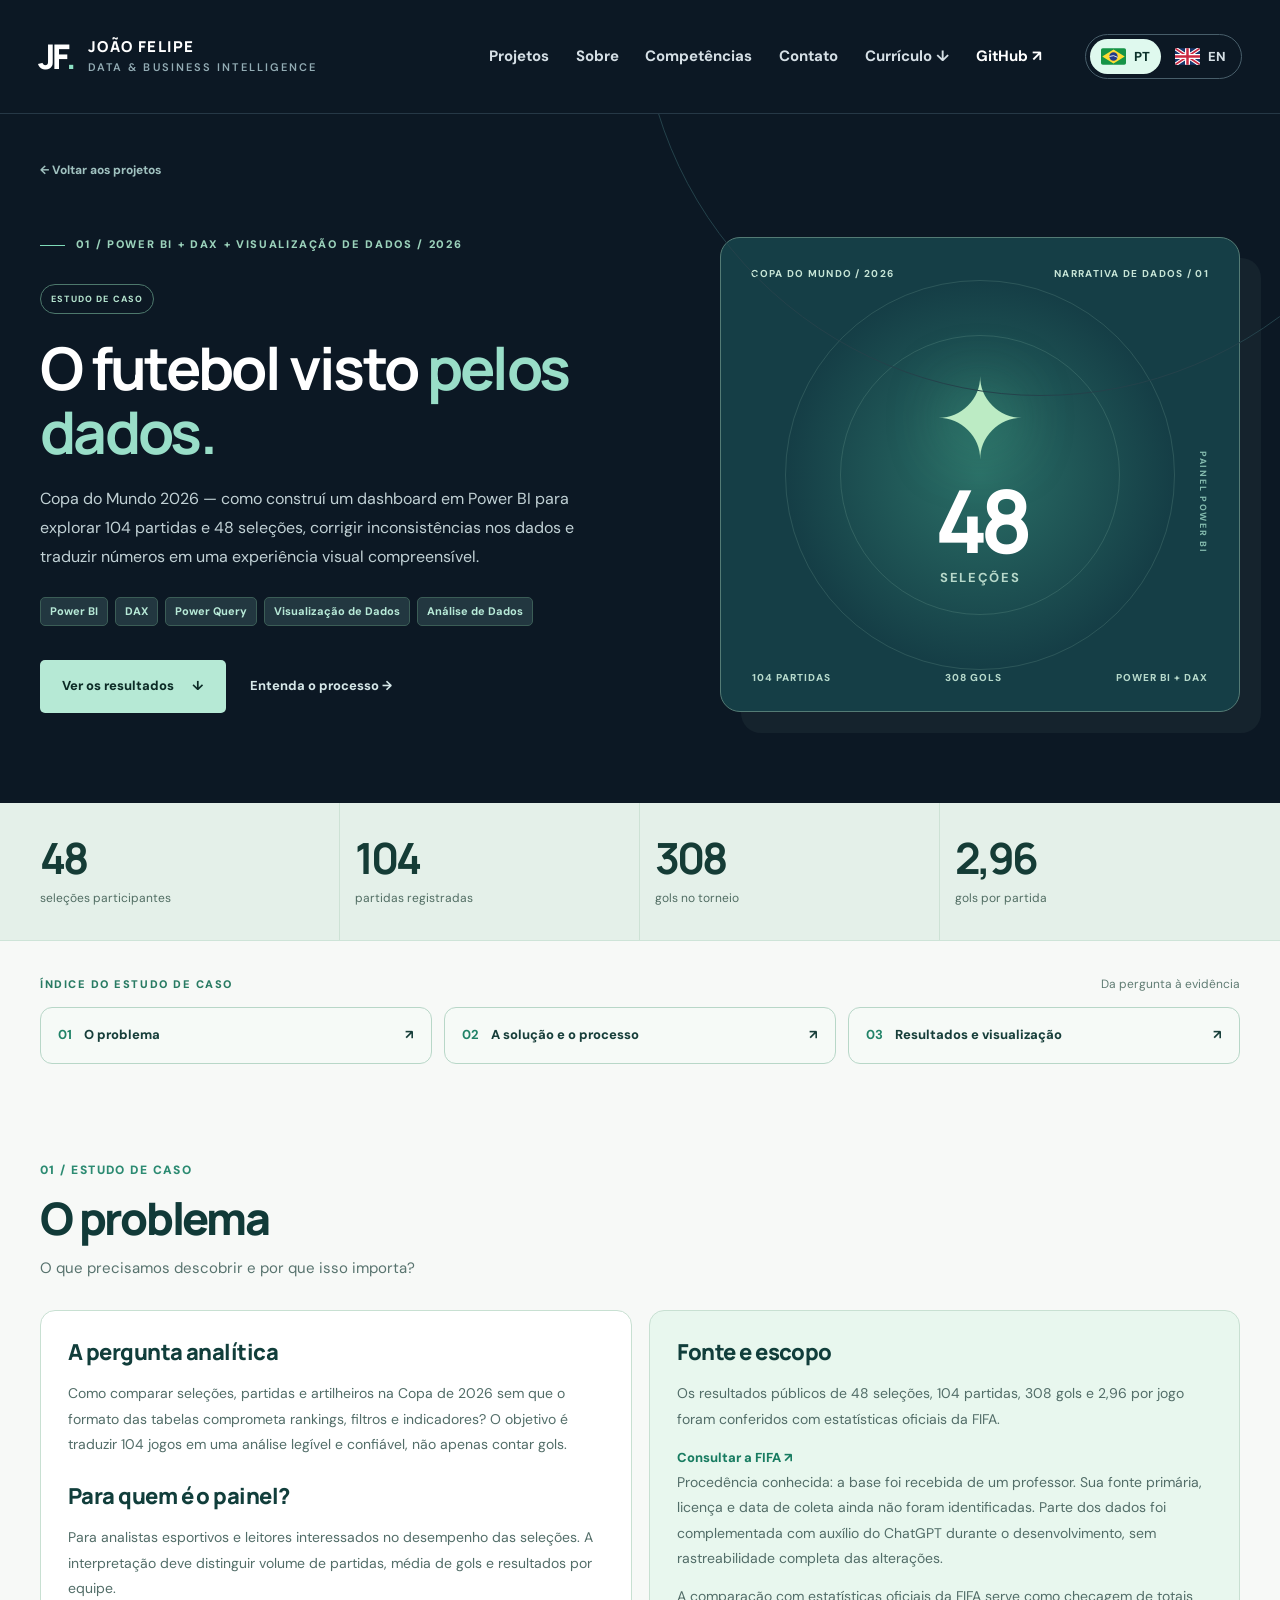
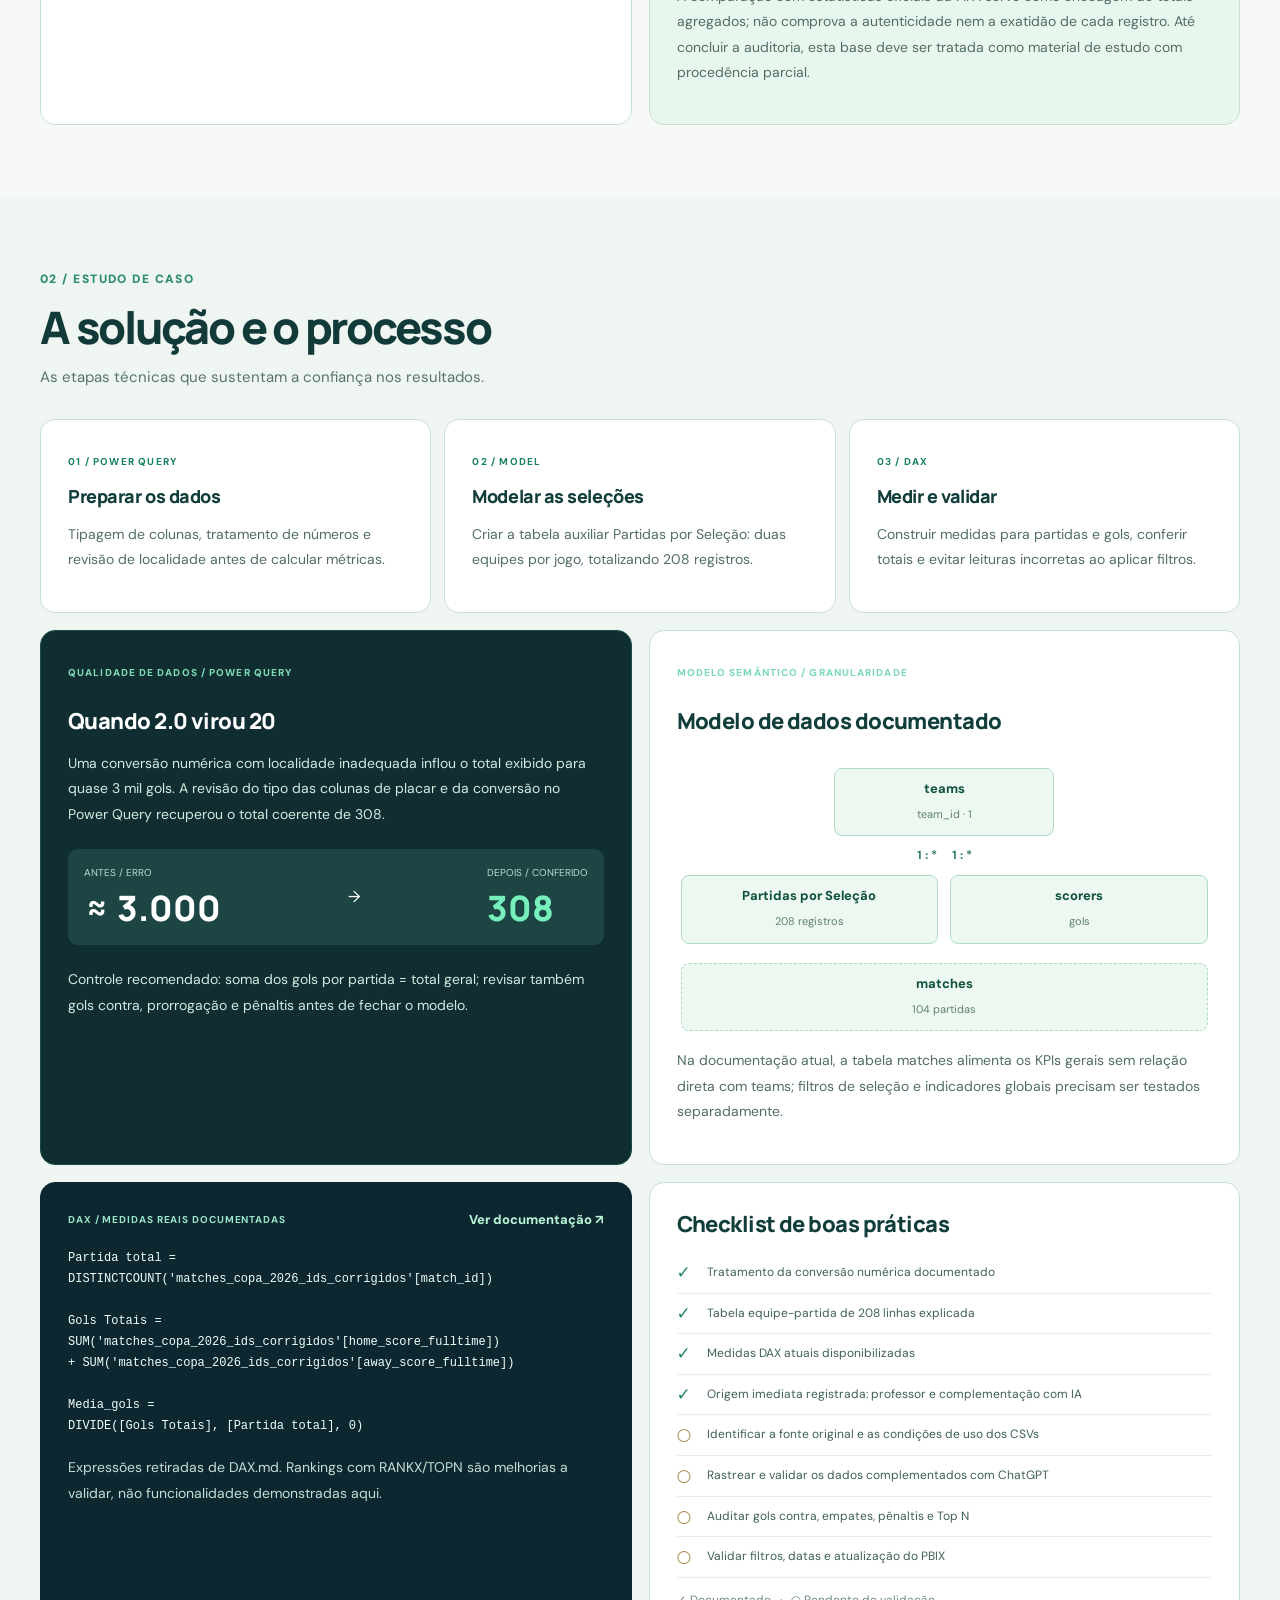
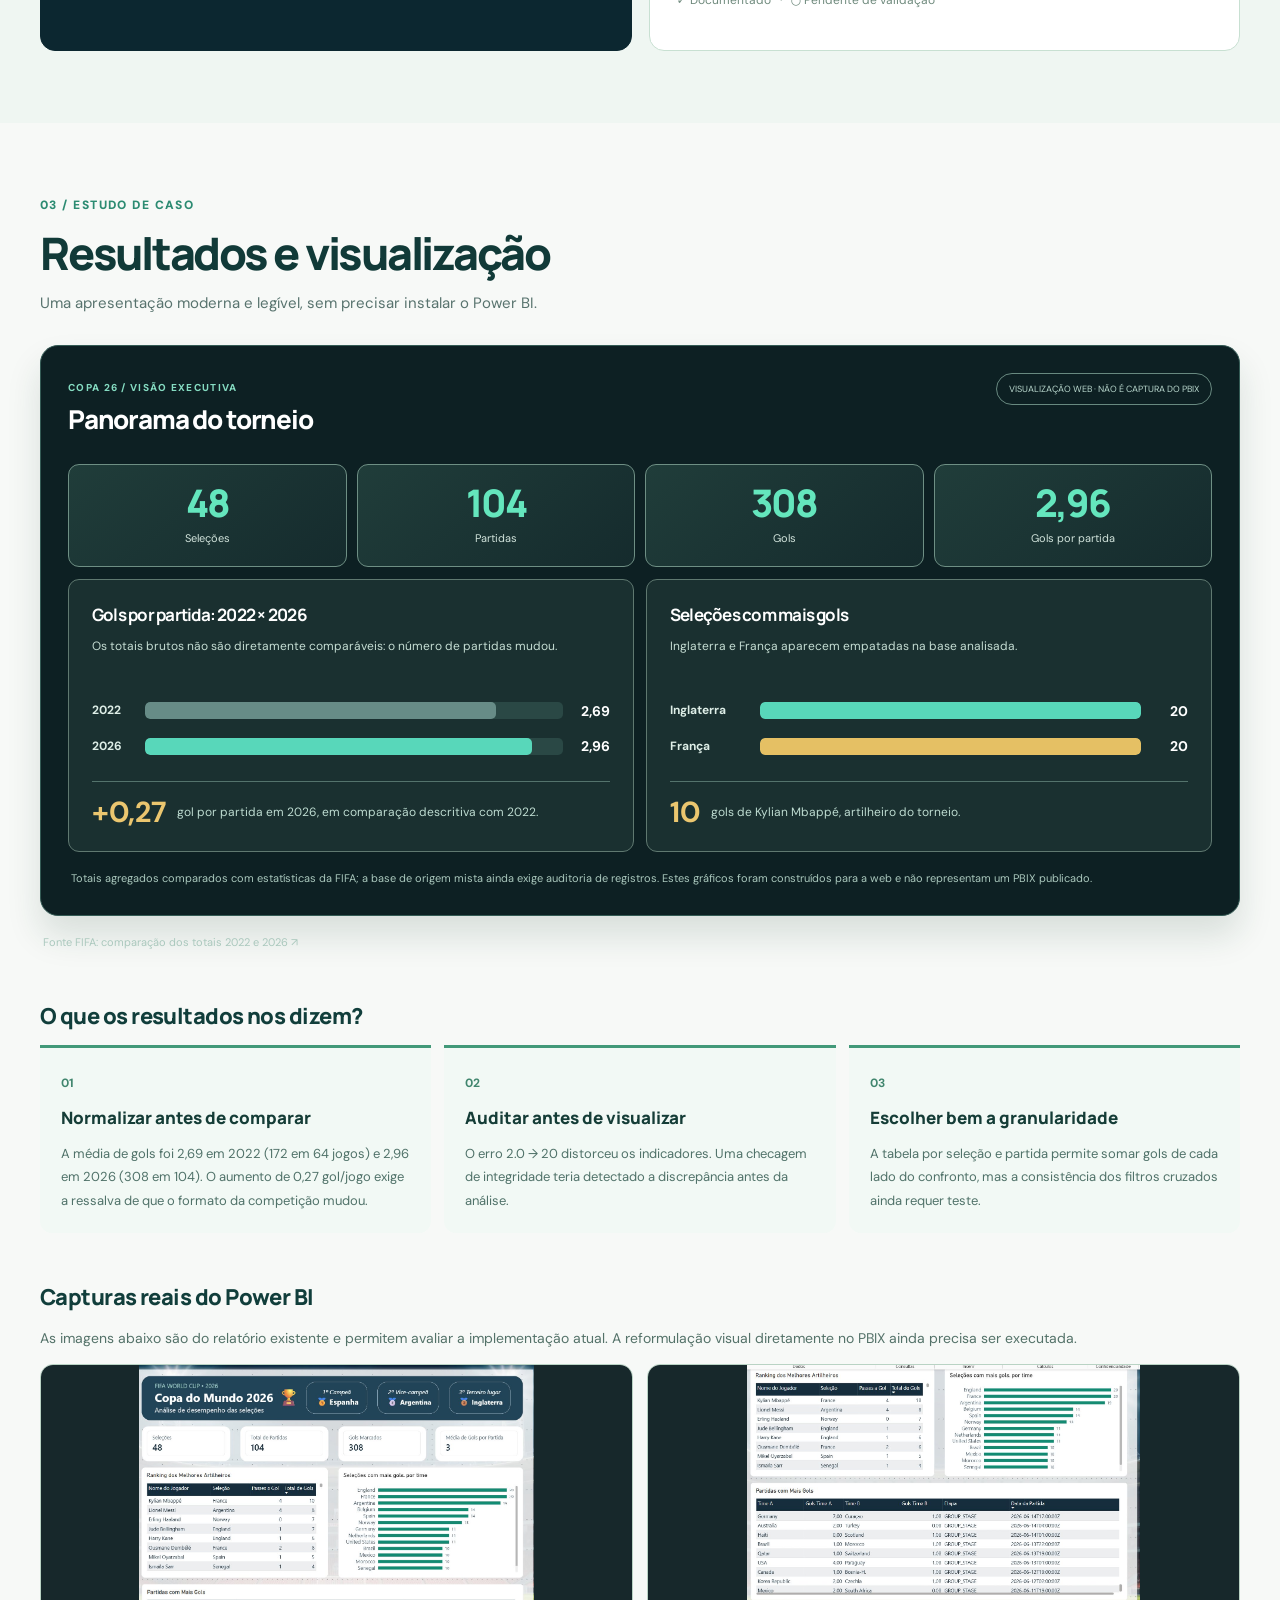
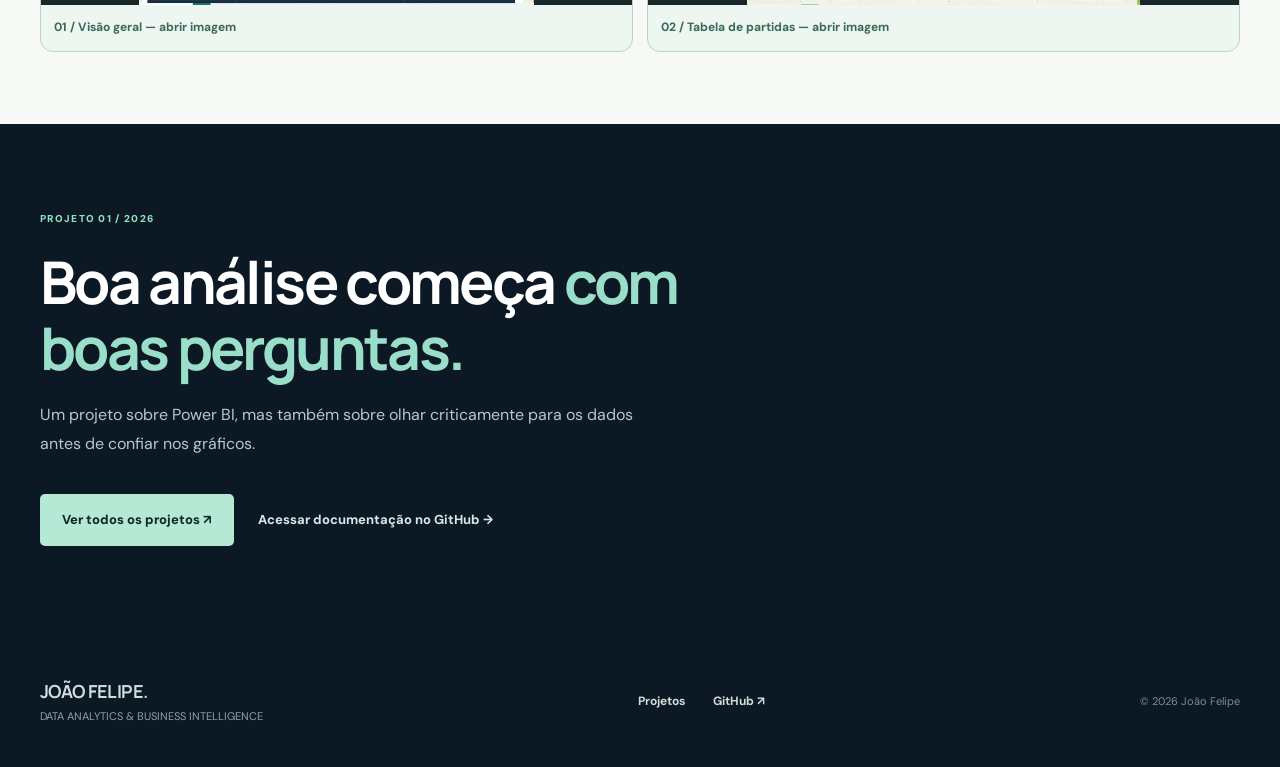
<file: projects/copa-2026-powerbi/index.html>
<!doctype html>
<html lang="pt-BR"><head><meta charset="utf-8"><meta name="viewport" content="width=device-width, initial-scale=1"><meta name="theme-color" content="#0c1824"><meta name="description" content="Projeto 01 Copa do Mundo 2026: Power BI, DAX, Data Visualization, modelagem, auditoria e insights."><title>Projeto 01 | Copa 2026 — Power BI & DAX | João Felipe</title><link rel="stylesheet" href="../../assets/portfolio-v2.css"><script src="../../assets/portfolio-v2.js" defer></script><script src="../../assets/portfolio-global-header-v13.js" defer></script>
<link rel="stylesheet" href="assets/copa-case-v2.css?v=2"></head><body class="case-page">
<a class="skip" href="#case-intro" data-pt="Ir para o conteúdo" data-en="Skip to content">Ir para o conteúdo</a>
<header class="site-nav"><div class="container nav-inner"><a class="brand" href="../../index.html"><span class="brand-monogram">JF<span>.</span></span><span class="brand-copy">JOÃO FELIPE<small>DATA & BUSINESS INTELLIGENCE</small></span></a><nav class="nav-links" aria-label="Navegação"><a href="../../index.html#projects" data-pt="Todos os projetos" data-en="All projects">Todos os projetos</a><a href="#problem" data-pt="Problema" data-en="Problem">Problema</a><a href="#approach" data-pt="Processo" data-en="Approach">Processo</a><a href="#results" data-pt="Resultados" data-en="Results">Resultados</a><a class="nav-gh" href="https://github.com/jfwelias-tech/portfolio-dados/tree/master/projects/copa-2026-powerbi" target="_blank" rel="noopener">GitHub ↗</a></nav><div class="lang-switch" role="group" aria-label="Idioma"><button class="lang-btn" data-set-language="pt" type="button" aria-pressed="true">PT</button><button class="lang-btn" data-set-language="en" type="button" aria-pressed="false">EN</button></div></div></header>
<main id="case-intro">
<section class="case-hero"><div class="container"><a class="back-link" href="../../index.html#projects" data-pt="← Voltar aos projetos" data-en="← Back to projects">← Voltar aos projetos</a><div class="case-hero-grid"><div><p class="case-kicker"><span class="kicker-line"></span> <span data-pt="01 / POWER BI + DAX + VISUALIZAÇÃO DE DADOS / 2026" data-en="01 / POWER BI + DAX + DATA VISUALIZATION / 2026">01 / POWER BI + DAX + VISUALIZAÇÃO DE DADOS / 2026</span></p><span class="status-inline" data-pt="ESTUDO DE CASO" data-en="CASE STUDY">ESTUDO DE CASO</span><h1 data-pt="O futebol visto <em>pelos dados.</em>" data-en="Football through <em>the data.</em>">O futebol visto <em>pelos dados.</em></h1><p class="case-lead" data-pt="Copa do Mundo 2026 — como construí um dashboard em Power BI para explorar 104 partidas e 48 seleções, corrigir inconsistências nos dados e traduzir números em uma experiência visual compreensível." data-en="World Cup 2026 — how I built a Power BI dashboard to explore 104 matches and 48 teams, fix data-quality issues and turn numbers into a readable visual experience.">Copa do Mundo 2026 — como construí um dashboard em Power BI para explorar 104 partidas e 48 seleções, corrigir inconsistências nos dados e traduzir números em uma experiência visual compreensível.</p><div class="tag-row case-tags"><a href="../../index.html?skill=powerbi#projects">Power BI</a><a href="../../index.html?skill=dax#projects">DAX</a><a href="../../index.html?skill=powerquery#projects">Power Query</a><a href="../../index.html?skill=visualization#projects" data-pt="Visualização de Dados" data-en="Data Visualization">Visualização de Dados</a><a href="../../index.html?skill=analysis#projects" data-pt="Análise de Dados" data-en="Data Analysis">Análise de Dados</a></div><div class="case-hero-actions"><a class="btn-primary" href="#results" data-pt="Ver os resultados <span aria-hidden='true'>↓</span>" data-en="View results <span aria-hidden='true'>↓</span>">Ver os resultados <span aria-hidden="true">↓</span></a><a class="btn-quiet quiet-light" href="#approach" data-pt="Entenda o processo →" data-en="Explore the process →">Entenda o processo →</a></div></div><div class="case-hero-visual"><div class="case-visual-heading"><span data-pt="COPA DO MUNDO / 2026" data-en="WORLD CUP / 2026">COPA DO MUNDO / 2026</span><span data-pt="NARRATIVA DE DADOS / 01" data-en="DATA STORY / 01">NARRATIVA DE DADOS / 01</span></div><div class="case-visual-core"><span class="visual-orbit one"></span><span class="visual-orbit two"></span><span class="case-star" aria-hidden="true">✦</span><strong>48<span data-pt="seleções" data-en="teams">seleções</span></strong><span class="case-visual-vertical" data-pt="PAINEL POWER BI" data-en="POWER BI DASHBOARD">PAINEL POWER BI</span></div><div class="case-visual-bottom"><span data-pt="104 PARTIDAS" data-en="104 MATCHES">104 PARTIDAS</span><span data-pt="308 GOLS" data-en="308 GOALS">308 GOLS</span><span>POWER BI + DAX</span></div></div></div></div></section>
<section class="case-metrics"><div class="container metrics-grid"><div><strong>48</strong><span data-pt="seleções participantes" data-en="participating teams">seleções participantes</span></div><div><strong>104</strong><span data-pt="partidas registradas" data-en="recorded matches">partidas registradas</span></div><div><strong>308</strong><span data-pt="gols no torneio" data-en="tournament goals">gols no torneio</span></div><div><strong data-pt="2,96" data-en="2.96">2,96</strong><span data-pt="gols por partida" data-en="goals per match">gols por partida</span></div></div></section>
<nav class="wc-toc container" aria-label="Índice do estudo de caso">
 <div class="wc-toc-lead"><strong data-pt="ÍNDICE DO ESTUDO DE CASO" data-en="CASE STUDY CONTENTS">ÍNDICE DO ESTUDO DE CASO</strong><small data-pt="Da pergunta à evidência" data-en="From question to evidence">Da pergunta à evidência</small></div>
 <div class="wc-toc-grid">
  <a href="#problem"><b>01</b><span data-pt="O problema" data-en="The problem">O problema</span><i>↗</i></a>
  <a href="#approach"><b>02</b><span data-pt="A solução e o processo" data-en="The approach">A solução e o processo</span><i>↗</i></a>
  <a href="#results"><b>03</b><span data-pt="Resultados e visualização" data-en="Results and visualization">Resultados e visualização</span><i>↗</i></a>
 </div>
</nav><section class="wc-block container" id="problem">
 <div class="wc-heading"><span data-pt="01 / ESTUDO DE CASO" data-en="01 / CASE STUDY">01 / ESTUDO DE CASO</span><h2 data-pt="O problema" data-en="The problem">O problema</h2><p data-pt="O que precisamos descobrir e por que isso importa?" data-en="What are we investigating, and why does it matter?">O que precisamos descobrir e por que isso importa?</p></div>
 <div class="wc-two">
  <article class="wc-panel">
   <h3 data-pt="A pergunta analítica" data-en="The analytical question">A pergunta analítica</h3>
   <p data-pt="Como comparar seleções, partidas e artilheiros na Copa de 2026 sem que o formato das tabelas comprometa rankings, filtros e indicadores? O objetivo é traduzir 104 jogos em uma análise legível e confiável, não apenas contar gols." data-en="How can teams, fixtures and scorers be compared at the 2026 World Cup without table structures compromising rankings, filters and indicators? The aim is to turn 104 matches into a reliable, readable analysis—not merely count goals.">Como comparar seleções, partidas e artilheiros na Copa de 2026 sem que o formato das tabelas comprometa rankings, filtros e indicadores? O objetivo é traduzir 104 jogos em uma análise legível e confiável, não apenas contar gols.</p>
   <h3 data-pt="Para quem é o painel?" data-en="Who is it for?">Para quem é o painel?</h3>
   <p data-pt="Para analistas esportivos e leitores interessados no desempenho das seleções. A interpretação deve distinguir volume de partidas, média de gols e resultados por equipe." data-en="For sports analysts and readers exploring team performance. The interpretation must distinguish the volume of matches, goals-per-match averages and team-level results.">Para analistas esportivos e leitores interessados no desempenho das seleções. A interpretação deve distinguir volume de partidas, média de gols e resultados por equipe.</p>
  </article>
  <aside class="wc-panel wc-note">
   <h3 data-pt="Fonte e escopo" data-en="Sources and scope">Fonte e escopo</h3>
   <p data-pt="Os resultados públicos de 48 seleções, 104 partidas, 308 gols e 2,96 por jogo foram conferidos com estatísticas oficiais da FIFA." data-en="Public results for 48 teams, 104 matches, 308 goals and 2.96 per match were cross-checked against official FIFA statistics.">Os resultados públicos de 48 seleções, 104 partidas, 308 gols e 2,96 por jogo foram conferidos com estatísticas oficiais da FIFA.</p>
   <a href="https://inside.fifa.com/tournament-organisation/fifa-world-cup-2026-by-the-numbers" data-pt="Consultar a FIFA ↗" data-en="View FIFA statistics ↗">Consultar a FIFA ↗</a>
   <p data-pt="Procedência conhecida: a base foi recebida de um professor. Sua fonte primária, licença e data de coleta ainda não foram identificadas. Parte dos dados foi complementada com auxílio do ChatGPT durante o desenvolvimento, sem rastreabilidade completa das alterações." data-en="Known provenance: the dataset was provided by an instructor. Its original source, license and collection date have not yet been established. Some data were completed with ChatGPT assistance during development, without a complete record of the changes.">Procedência conhecida: a base foi recebida de um professor. Sua fonte primária, licença e data de coleta ainda não foram identificadas. Parte dos dados foi complementada com auxílio do ChatGPT durante o desenvolvimento, sem rastreabilidade completa das alterações.</p>
   <p data-pt="A comparação com estatísticas oficiais da FIFA serve como checagem de totais agregados; não comprova a autenticidade nem a exatidão de cada registro. Até concluir a auditoria, esta base deve ser tratada como material de estudo com procedência parcial." data-en="Comparison with official FIFA figures checks aggregate totals; it does not establish the authenticity or accuracy of every record. Until the audit is complete, this dataset should be treated as learning material with partially documented provenance.">A comparação com estatísticas oficiais da FIFA serve como checagem de totais agregados; não comprova a autenticidade nem a exatidão de cada registro. Até concluir a auditoria, esta base deve ser tratada como material de estudo com procedência parcial.</p>
  </aside>
 </div>
</section><section class="wc-block wc-muted" id="approach"><div class="container">
 <div class="wc-heading"><span data-pt="02 / ESTUDO DE CASO" data-en="02 / CASE STUDY">02 / ESTUDO DE CASO</span><h2 data-pt="A solução e o processo" data-en="The approach">A solução e o processo</h2><p data-pt="As etapas técnicas que sustentam a confiança nos resultados." data-en="The technical steps behind trustworthy results.">As etapas técnicas que sustentam a confiança nos resultados.</p></div>
 <div class="wc-step-grid">
  <article class="wc-panel"><b>01 / POWER QUERY</b><h3 data-pt="Preparar os dados" data-en="Prepare the data">Preparar os dados</h3><p data-pt="Tipagem de colunas, tratamento de números e revisão de localidade antes de calcular métricas." data-en="Column typing, numeric parsing and locale review before calculating metrics.">Tipagem de colunas, tratamento de números e revisão de localidade antes de calcular métricas.</p></article>
  <article class="wc-panel"><b>02 / MODEL</b><h3 data-pt="Modelar as seleções" data-en="Model the teams">Modelar as seleções</h3><p data-pt="Criar a tabela auxiliar Partidas por Seleção: duas equipes por jogo, totalizando 208 registros." data-en="Build a helper team-match table: two teams per match, for 208 records.">Criar a tabela auxiliar Partidas por Seleção: duas equipes por jogo, totalizando 208 registros.</p></article>
  <article class="wc-panel"><b>03 / DAX</b><h3 data-pt="Medir e validar" data-en="Measure and validate">Medir e validar</h3><p data-pt="Construir medidas para partidas e gols, conferir totais e evitar leituras incorretas ao aplicar filtros." data-en="Build match and goal measures, reconcile totals and avoid misleading results under filters.">Construir medidas para partidas e gols, conferir totais e evitar leituras incorretas ao aplicar filtros.</p></article>
 </div>
 <div class="wc-two wc-main-cards">
  <article class="wc-panel wc-bug"><small data-pt="QUALIDADE DE DADOS / POWER QUERY" data-en="DATA QUALITY / POWER QUERY">QUALIDADE DE DADOS / POWER QUERY</small><h3 data-pt="Quando 2.0 virou 20" data-en="When 2.0 became 20">Quando 2.0 virou 20</h3>
   <p data-pt="Uma conversão numérica com localidade inadequada inflou o total exibido para quase 3 mil gols. A revisão do tipo das colunas de placar e da conversão no Power Query recuperou o total coerente de 308." data-en="A locale-related numeric conversion inflated the displayed total to nearly 3,000 goals. Revisiting score-column types and Power Query parsing restored a coherent total of 308.">Uma conversão numérica com localidade inadequada inflou o total exibido para quase 3 mil gols. A revisão do tipo das colunas de placar e da conversão no Power Query recuperou o total coerente de 308.</p>
   <div class="wc-reconcile"><div><small><span data-pt="ANTES / ERRO" data-en="BEFORE / ERROR">ANTES / ERRO</span></small><strong>≈ 3.000</strong></div><span>→</span><div><small><span data-pt="DEPOIS / CONFERIDO" data-en="AFTER / CHECKED">DEPOIS / CONFERIDO</span></small><strong>308</strong></div></div>
   <p data-pt="Controle recomendado: soma dos gols por partida = total geral; revisar também gols contra, prorrogação e pênaltis antes de fechar o modelo." data-en="Recommended control: match-level goal sums = tournament total; also review own goals, extra time and penalties before sign-off.">Controle recomendado: soma dos gols por partida = total geral; revisar também gols contra, prorrogação e pênaltis antes de fechar o modelo.</p>
  </article>
  <article class="wc-panel wc-model">
   <small data-pt="MODELO SEMÂNTICO / GRANULARIDADE" data-en="SEMANTIC MODEL / GRANULARITY">MODELO SEMÂNTICO / GRANULARIDADE</small><h3 data-pt="Modelo de dados documentado" data-en="Documented data model">Modelo de dados documentado</h3>
   <div class="wc-model-graph"><div class="wc-node"><b>teams</b><small>team_id · 1</small></div><div class="wc-model-branch">1 : * &nbsp;&nbsp;&nbsp; 1 : *</div><div class="wc-node-row"><div class="wc-node"><b>Partidas por Seleção</b><small>208 <span data-pt="registros" data-en="rows">registros</span></small></div><div class="wc-node"><b>scorers</b><small><span data-pt="gols" data-en="goals">gols</span></small></div></div><div class="wc-node wc-disconnected"><b>matches</b><small>104 <span data-pt="partidas" data-en="matches">partidas</span></small></div></div>
   <p data-pt="Na documentação atual, a tabela matches alimenta os KPIs gerais sem relação direta com teams; filtros de seleção e indicadores globais precisam ser testados separadamente." data-en="In the current documentation, matches feeds overall KPIs without a direct relationship to teams; team filters and global indicators need separate testing.">Na documentação atual, a tabela matches alimenta os KPIs gerais sem relação direta com teams; filtros de seleção e indicadores globais precisam ser testados separadamente.</p>
  </article>
 </div>
 <div class="wc-two wc-main-cards">
  <article class="wc-panel wc-code"><div class="wc-code-head"><b>DAX / <span data-pt="MEDIDAS REAIS DOCUMENTADAS" data-en="ACTUAL DOCUMENTED MEASURES">MEDIDAS REAIS DOCUMENTADAS</span></b><a href="DAX.md" data-pt="Ver documentação ↗" data-en="Read documentation ↗">Ver documentação ↗</a></div><pre><code>Partida total =
DISTINCTCOUNT('matches_copa_2026_ids_corrigidos'[match_id])

Gols Totais =
SUM('matches_copa_2026_ids_corrigidos'[home_score_fulltime])
+ SUM('matches_copa_2026_ids_corrigidos'[away_score_fulltime])

Media_gols =
DIVIDE([Gols Totais], [Partida total], 0)</code></pre><p data-pt="Expressões retiradas de DAX.md. Rankings com RANKX/TOPN são melhorias a validar, não funcionalidades demonstradas aqui." data-en="Expressions from DAX.md. RANKX/TOPN rankings are improvements to validate, not features claimed here.">Expressões retiradas de DAX.md. Rankings com RANKX/TOPN são melhorias a validar, não funcionalidades demonstradas aqui.</p></article>
  <article class="wc-panel">
   <h3 data-pt="Checklist de boas práticas" data-en="Good-practice checklist">Checklist de boas práticas</h3>
   <ul class="wc-checks">
     <li class="complete"><b aria-hidden="true">✓</b><span data-pt="Tratamento da conversão numérica documentado" data-en="Numeric conversion correction documented">Tratamento da conversão numérica documentado</span></li>
     <li class="complete"><b aria-hidden="true">✓</b><span data-pt="Tabela equipe-partida de 208 linhas explicada" data-en="208-row team-match table explained">Tabela equipe-partida de 208 linhas explicada</span></li>
     <li class="complete"><b aria-hidden="true">✓</b><span data-pt="Medidas DAX atuais disponibilizadas" data-en="Current DAX measures available">Medidas DAX atuais disponibilizadas</span></li>
     <li class="complete"><b aria-hidden="true">✓</b><span data-pt="Origem imediata registrada: professor e complementação com IA" data-en="Immediate provenance recorded: instructor and AI-assisted completion">Origem imediata registrada: professor e complementação com IA</span></li>
     <li class="todo"><b aria-hidden="true">○</b><span data-pt="Identificar a fonte original e as condições de uso dos CSVs" data-en="Identify original CSV sources and usage rights">Identificar a fonte original e as condições de uso dos CSVs</span></li>
     <li class="todo"><b aria-hidden="true">○</b><span data-pt="Rastrear e validar os dados complementados com ChatGPT" data-en="Trace and validate data completed with ChatGPT">Rastrear e validar os dados complementados com ChatGPT</span></li>
     <li class="todo"><b aria-hidden="true">○</b><span data-pt="Auditar gols contra, empates, pênaltis e Top N" data-en="Audit own goals, ties, shootouts and Top N">Auditar gols contra, empates, pênaltis e Top N</span></li>
     <li class="todo"><b aria-hidden="true">○</b><span data-pt="Validar filtros, datas e atualização do PBIX" data-en="Validate filters, dates and PBIX refresh">Validar filtros, datas e atualização do PBIX</span></li>
   </ul>
   <p class="wc-key"><span data-pt="✓ Documentado" data-en="✓ Documented">✓ Documentado</span> &nbsp; · &nbsp; <span data-pt="○ Pendente de validação" data-en="○ Pending validation">○ Pendente de validação</span></p>
  </article>
 </div>
</div></section><section class="wc-block container" id="results">
 <div class="wc-heading"><span data-pt="03 / ESTUDO DE CASO" data-en="03 / CASE STUDY">03 / ESTUDO DE CASO</span><h2 data-pt="Resultados e visualização" data-en="Results and visualization">Resultados e visualização</h2><p data-pt="Uma apresentação moderna e legível, sem precisar instalar o Power BI." data-en="A modern presentation readable without installing Power BI.">Uma apresentação moderna e legível, sem precisar instalar o Power BI.</p></div>
 <div class="wc-webdash">
  <div class="wc-dash-head"><div><small data-pt="COPA 26 / VISÃO EXECUTIVA" data-en="WORLD CUP 26 / EXECUTIVE VIEW">COPA 26 / VISÃO EXECUTIVA</small><h3 data-pt="Panorama do torneio" data-en="Tournament overview">Panorama do torneio</h3></div><span><span data-pt="VISUALIZAÇÃO WEB · NÃO É CAPTURA DO PBIX" data-en="WEB VISUALIZATION · NOT A PBIX SCREENSHOT">VISUALIZAÇÃO WEB · NÃO É CAPTURA DO PBIX</span></span></div>
  <div class="wc-kpi-grid"><div class="wc-kpi"><strong>48</strong><span data-pt="Seleções" data-en="Teams">Seleções</span></div><div class="wc-kpi"><strong>104</strong><span data-pt="Partidas" data-en="Matches">Partidas</span></div><div class="wc-kpi"><strong>308</strong><span data-pt="Gols" data-en="Goals">Gols</span></div><div class="wc-kpi"><strong data-pt="2,96" data-en="2.96">2,96</strong><span data-pt="Gols por partida" data-en="Goals per match">Gols por partida</span></div></div>
  <div class="wc-viz-grid">
   <div class="wc-chart"><h3 data-pt="Gols por partida: 2022 × 2026" data-en="Goals per match: 2022 vs 2026">Gols por partida: 2022 × 2026</h3><p data-pt="Os totais brutos não são diretamente comparáveis: o número de partidas mudou." data-en="Raw goal totals are not directly comparable: the number of matches changed.">Os totais brutos não são diretamente comparáveis: o número de partidas mudou.</p>
     <div class="wc-bar"><b>2022</b><div><i style="width:84%;background:#678c87"></i></div><strong data-pt="2,69" data-en="2.69">2,69</strong></div>
     <div class="wc-bar"><b>2026</b><div><i style="width:92.5%;background:#58d7ba"></i></div><strong data-pt="2,96" data-en="2.96">2,96</strong></div>
     <div class="wc-chart-bottom"><strong>+0,27</strong><span data-pt="gol por partida em 2026, em comparação descritiva com 2022." data-en="goal per match in 2026, in a descriptive comparison with 2022.">gol por partida em 2026, em comparação descritiva com 2022.</span></div>
   </div>
   <div class="wc-chart"><h3 data-pt="Seleções com mais gols" data-en="Teams with the most goals">Seleções com mais gols</h3><p data-pt="Inglaterra e França aparecem empatadas na base analisada." data-en="England and France are tied in the analyzed dataset.">Inglaterra e França aparecem empatadas na base analisada.</p>
     <div class="wc-bar wc-bar-teams"><b><span data-pt="Inglaterra" data-en="England">Inglaterra</span></b><div><i style="width:100%;background:#58d7ba"></i></div><strong>20</strong></div>
     <div class="wc-bar wc-bar-teams"><b><span data-pt="França" data-en="France">França</span></b><div><i style="width:100%;background:#e5c064"></i></div><strong>20</strong></div>
     <div class="wc-chart-bottom"><strong>10</strong><span data-pt="gols de Kylian Mbappé, artilheiro do torneio." data-en="goals by Kylian Mbappé, the tournament top scorer.">gols de Kylian Mbappé, artilheiro do torneio.</span></div>
   </div>
  </div>
  <p class="wc-caption"><span data-pt="Totais agregados comparados com estatísticas da FIFA; a base de origem mista ainda exige auditoria de registros. Estes gráficos foram construídos para a web e não representam um PBIX publicado." data-en="Aggregate totals compared with FIFA statistics; the mixed-provenance dataset still requires record-level auditing. These charts were built for the web and are not a published PBIX report.">Totais agregados comparados com estatísticas da FIFA; a base de origem mista ainda exige auditoria de registros. Estes gráficos foram construídos para a web e não representam um PBIX publicado.</span></p>
 </div>
 <p class="wc-caption"><a href="https://inside.fifa.com/organisation/president/news/gianni-infantino-world-cup-2026-reaction-records" target="_blank" rel="noopener" data-pt="Fonte FIFA: comparação dos totais 2022 e 2026 ↗" data-en="FIFA source: 2022 and 2026 goal totals ↗">Fonte FIFA: comparação dos totais 2022 e 2026 ↗</a></p>
 <div class="wc-outcomes">
  <h3 data-pt="O que os resultados nos dizem?" data-en="What do the results tell us?">O que os resultados nos dizem?</h3>
  <div class="wc-outcome-grid">
    <article><b>01</b><h4 data-pt="Normalizar antes de comparar" data-en="Normalize before comparing">Normalizar antes de comparar</h4><p data-pt="A média de gols foi 2,69 em 2022 (172 em 64 jogos) e 2,96 em 2026 (308 em 104). O aumento de 0,27 gol/jogo exige a ressalva de que o formato da competição mudou." data-en="Goals per match averaged 2.69 in 2022 (172 in 64 games) and 2.96 in 2026 (308 in 104). The 0.27 increase needs the caveat that the tournament format changed.">A média de gols foi 2,69 em 2022 (172 em 64 jogos) e 2,96 em 2026 (308 em 104). O aumento de 0,27 gol/jogo exige a ressalva de que o formato da competição mudou.</p></article>
    <article><b>02</b><h4 data-pt="Auditar antes de visualizar" data-en="Audit before visualizing">Auditar antes de visualizar</h4><p data-pt="O erro 2.0 → 20 distorceu os indicadores. Uma checagem de integridade teria detectado a discrepância antes da análise." data-en="The 2.0 → 20 error distorted KPIs. An integrity check could have caught the discrepancy before analysis.">O erro 2.0 → 20 distorceu os indicadores. Uma checagem de integridade teria detectado a discrepância antes da análise.</p></article>
    <article><b>03</b><h4 data-pt="Escolher bem a granularidade" data-en="Choose the right granularity">Escolher bem a granularidade</h4><p data-pt="A tabela por seleção e partida permite somar gols de cada lado do confronto, mas a consistência dos filtros cruzados ainda requer teste." data-en="A team-match table combines goals from both sides of a fixture, but cross-table filter consistency still needs testing.">A tabela por seleção e partida permite somar gols de cada lado do confronto, mas a consistência dos filtros cruzados ainda requer teste.</p></article>
  </div>
 </div>
 <div class="wc-evidence">
   <h3 data-pt="Capturas reais do Power BI" data-en="Actual Power BI screenshots">Capturas reais do Power BI</h3>
   <p data-pt="As imagens abaixo são do relatório existente e permitem avaliar a implementação atual. A reformulação visual diretamente no PBIX ainda precisa ser executada." data-en="These images show the existing Power BI report and allow review of the current implementation. The visual redesign inside the PBIX still needs to be carried out.">As imagens abaixo são do relatório existente e permitem avaliar a implementação atual. A reformulação visual diretamente no PBIX ainda precisa ser executada.</p>
   <div class="wc-image-grid">
    <figure><a target="_blank" rel="noopener" href="screenshots/dashboard-overview.jpg"><img src="screenshots/dashboard-overview.jpg" loading="lazy" alt="Captura real do painel Power BI com indicadores, pódio e rankings"></a><figcaption><span data-pt="01 / Visão geral — abrir imagem" data-en="01 / Overview — open image">01 / Visão geral — abrir imagem</span></figcaption></figure>
    <figure><a target="_blank" rel="noopener" href="screenshots/dashboard-matches.jpg"><img src="screenshots/dashboard-matches.jpg" loading="lazy" alt="Captura real do relatório de partidas no Power BI"></a><figcaption><span data-pt="02 / Tabela de partidas — abrir imagem" data-en="02 / Match table — open image">02 / Tabela de partidas — abrir imagem</span></figcaption></figure>
   </div>
 </div>
 </section><section class="case-bottom"><div class="container"><div><span data-pt="PROJETO 01 / 2026" data-en="PROJECT 01 / 2026">PROJETO 01 / 2026</span><h2 data-pt="Boa análise começa <em>com boas perguntas.</em>" data-en="Great analysis starts <em>with great questions.</em>">Boa análise começa <em>com boas perguntas.</em></h2><p data-pt="Um projeto sobre Power BI, mas também sobre olhar criticamente para os dados antes de confiar nos gráficos." data-en="A Power BI project, but also an exercise in questioning data before trusting the charts.">Um projeto sobre Power BI, mas também sobre questionar os dados antes de confiar nos gráficos.</p><div class="bottom-links"><a class="btn-primary" href="../../index.html#projects" data-pt="Ver todos os projetos ↗" data-en="See all projects ↗">Ver todos os projetos ↗</a><a class="btn-quiet quiet-light" href="https://github.com/jfwelias-tech/portfolio-dados/tree/master/projects/copa-2026-powerbi" target="_blank" rel="noopener" data-pt="Acessar documentação no GitHub →" data-en="View documentation on GitHub →">Acessar documentação no GitHub →</a></div></div></div></section>
</main><footer class="site-footer"><div class="container footer-inner"><div><b>JOÃO FELIPE<span>.</span></b><p>DATA ANALYTICS & BUSINESS INTELLIGENCE</p></div><div><a href="../../index.html#projects" data-pt="Projetos" data-en="Projects">Projetos</a><a href="https://github.com/jfwelias-tech/portfolio-dados" target="_blank" rel="noopener">GitHub ↗</a></div><small>© 2026 João Felipe</small></div></footer>
</body></html>
</file>
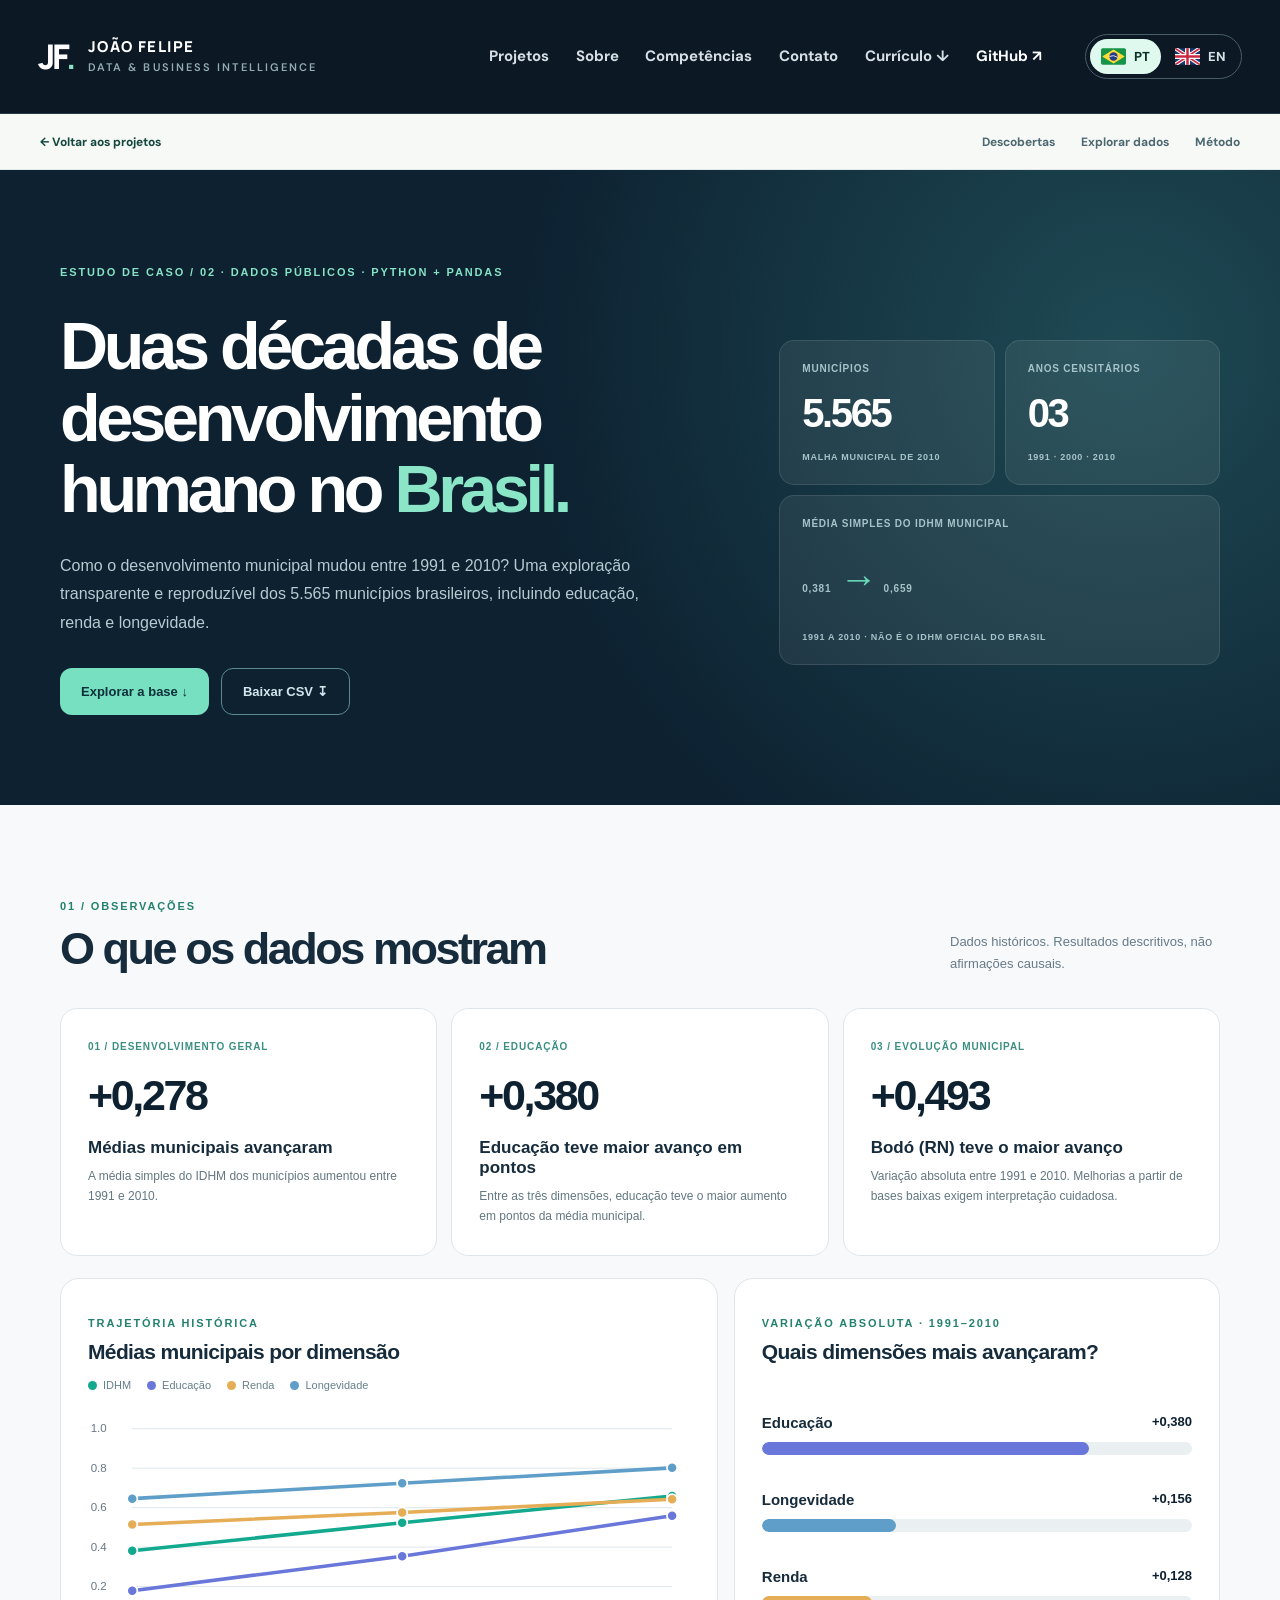
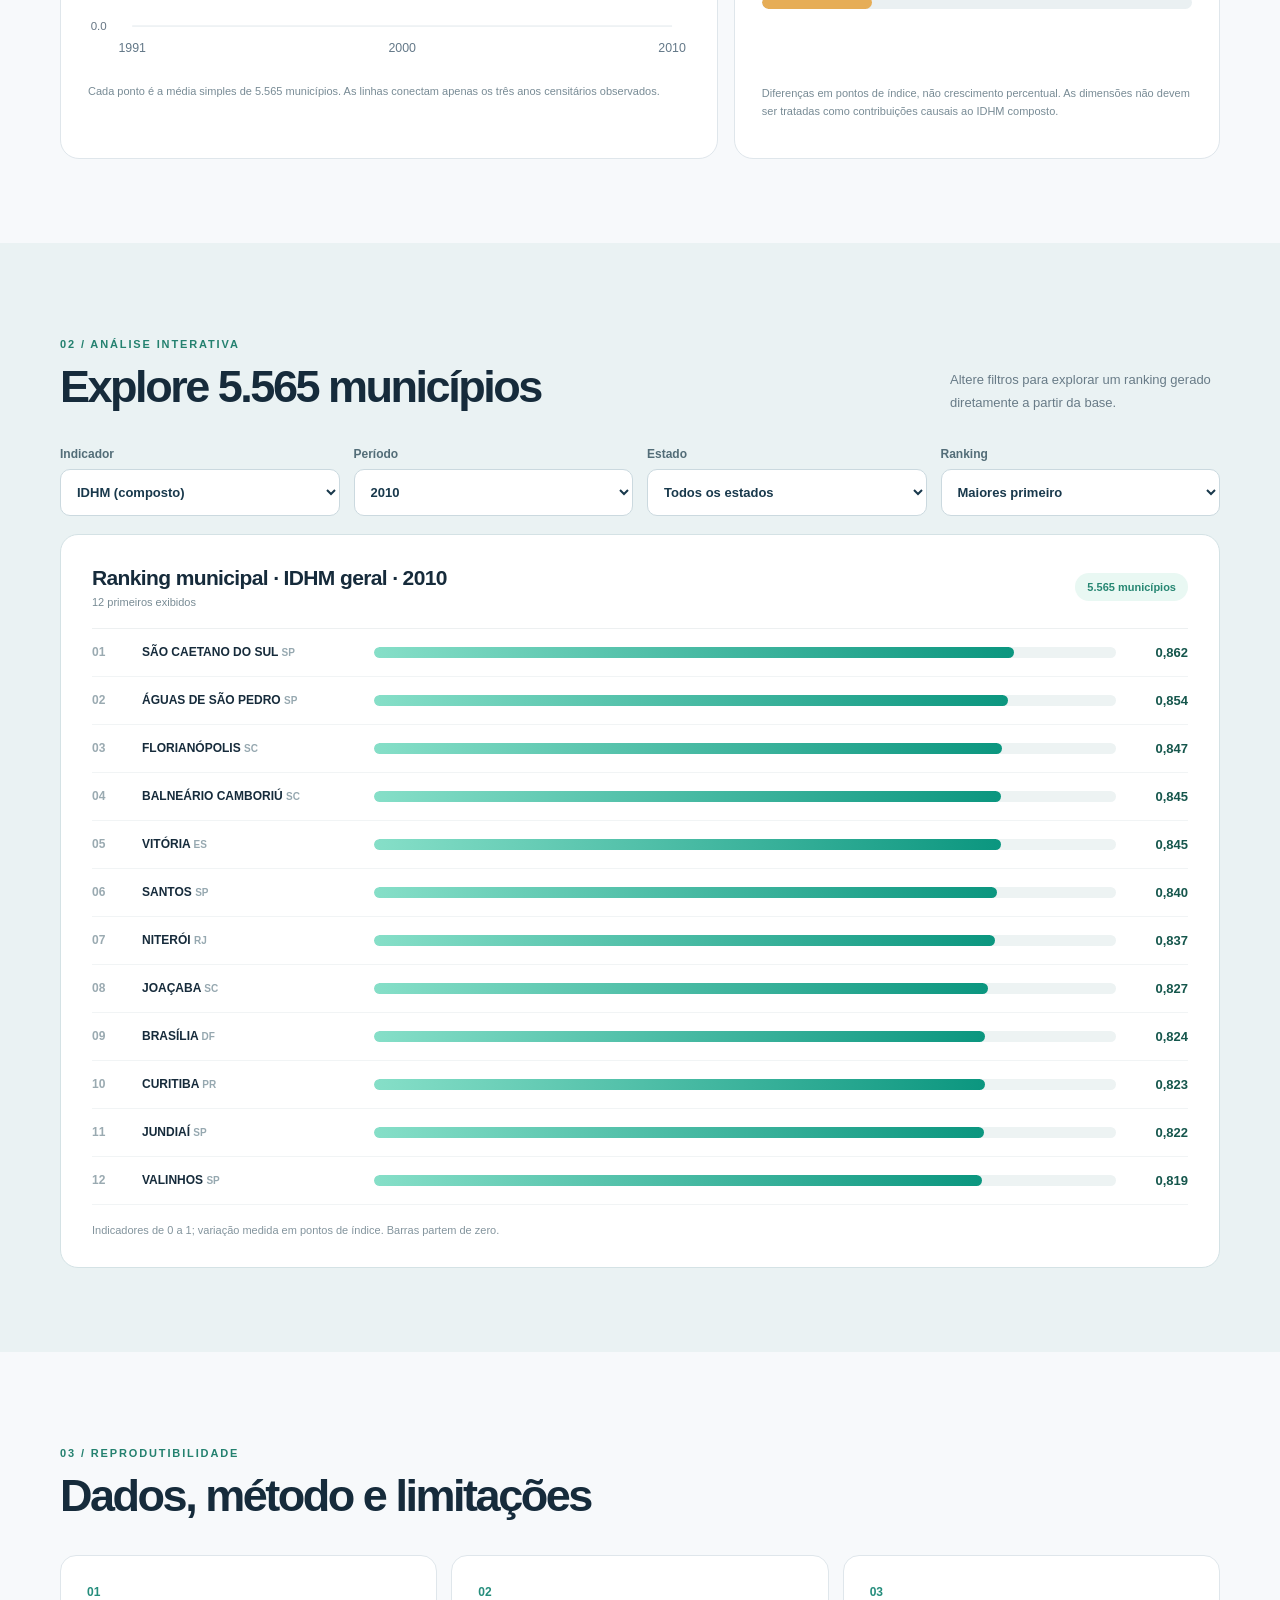
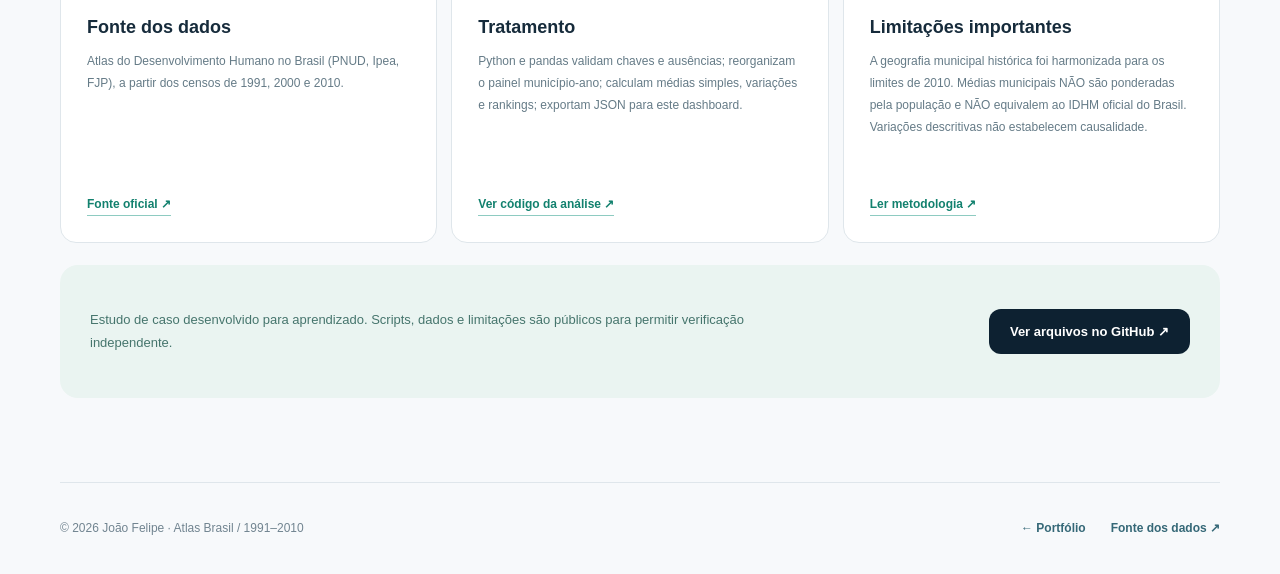
<file: projects/idhm-brasil/index.html>
<!doctype html>
<html lang="pt-BR">
<head><meta charset="utf-8"><meta name="viewport" content="width=device-width,initial-scale=1"><meta name="description" content="Análise interativa do IDHM de 5.565 municípios brasileiros, entre 1991 e 2010, com metodologia reproduzível em Python e pandas."><title>IDHM Brasil 1991–2010 — João Felipe</title><link rel="stylesheet" href="../../assets/styles.css"><link rel="stylesheet" href="../../assets/idhm-v5-header.css"><script src="../../assets/portfolio-global-header-v13.js" defer></script>
</head>
<body>
<a class="idhm-skip" href="#findings" data-pt="Ir para o conteúdo" data-en="Skip to content">Ir para o conteúdo</a>
<header class="idhm-global-header">
  <div class="idhm-global-header-inner">
    <a class="idhm-global-brand" href="../../index.html" aria-label="João Felipe — Portfólio">
      <span class="idhm-brand-mark">JF<span>.</span></span>
      <span class="idhm-brand-caption">JOÃO FELIPE<small>DATA &amp; BUSINESS INTELLIGENCE</small></span>
    </a>
    <nav class="idhm-global-links" aria-label="Portfólio">
      <a href="../../index.html#projects" data-pt="Projetos" data-en="Projects">Projetos</a>
      <a href="../../index.html#about" data-pt="Sobre" data-en="About">Sobre</a>
      <a href="../../index.html#skills" data-pt="Competências" data-en="Skills">Competências</a>
      <a href="../../index.html#contact" data-pt="Contato" data-en="Contact">Contato</a>
      <a href="../../assets/CV_Joao_Felipe_PT.pdf" download="CV_Joao_Felipe_PT.pdf" data-cv-download data-pt="Currículo ↓" data-en="Résumé ↓">Currículo ↓</a>
      <a class="idhm-global-github" href="https://github.com/jfwelias-tech/portfolio-dados" target="_blank" rel="noopener">GitHub ↗</a>
    </nav>
    <div class="language-switch" role="group" aria-label="Idioma / Language"></div>
  </div>
</header>
<div class="idhm-project-nav"><div class="idhm-project-nav-inner">
  <a class="idhm-project-back" href="../../index.html#projects" data-pt="← Voltar aos projetos" data-en="← Back to projects">← Voltar aos projetos</a>
  <nav aria-label="Navegação do estudo de caso">
    <a href="#findings" data-pt="Descobertas" data-en="Findings">Descobertas</a>
    <a href="#explorer" data-pt="Explorar dados" data-en="Explore data">Explorar dados</a>
    <a href="#method" data-pt="Método" data-en="Method">Método</a>
  </nav>
</div></div>
<main>
<section class="project-hero"><div class="wrap"><p class="section-kicker accent-kicker" data-pt="ESTUDO DE CASO / 02 · DADOS PÚBLICOS · PYTHON + PANDAS" data-en="CASE STUDY / 02 · PUBLIC DATA · PYTHON + PANDAS">ESTUDO DE CASO / 02 · DADOS PÚBLICOS · PYTHON + PANDAS</p><div class="project-hero-grid"><div><h1 data-en="Two decades of human development in <em>Brazil.</em>" data-pt="Duas décadas de desenvolvimento humano no <em>Brasil.</em>">Duas décadas de desenvolvimento humano no <em>Brasil.</em></h1><p data-en="How did municipal development change between 1991 and 2010? A transparent, reproducible exploration of 5,565 Brazilian municipalities, including education, income and longevity." data-pt="Como o desenvolvimento municipal mudou entre 1991 e 2010? Uma exploração transparente e reproduzível dos 5.565 municípios brasileiros, incluindo educação, renda e longevidade.">Como o desenvolvimento municipal mudou entre 1991 e 2010? Uma exploração transparente e reproduzível dos 5.565 municípios brasileiros, incluindo educação, renda e longevidade.</p><div class="actions"><a class="btn btn-primary" href="#explorer" data-en="Explore the dataset ↓" data-pt="Explorar a base ↓">Explorar a base ↓</a><a class="btn btn-outline" href="data/idhm_municipios_1991_2000_2010.csv" download data-en="Download source CSV ↧" data-pt="Baixar CSV ↧">Baixar CSV ↧</a></div></div><div class="stat-grid"><div class="dark-stat"><span data-pt="MUNICÍPIOS" data-en="MUNICIPALITIES">MUNICÍPIOS</span><strong data-pt="5.565" data-en="5,565">5.565</strong><small data-pt="MALHA MUNICIPAL DE 2010" data-en="2010 GEOGRAPHY">MALHA MUNICIPAL DE 2010</small></div><div class="dark-stat"><span data-pt="ANOS CENSITÁRIOS" data-en="CENSUS YEARS">ANOS CENSITÁRIOS</span><strong>03</strong><small>1991 · 2000 · 2010</small></div><div class="dark-stat dark-stat-wide"><span data-pt="MÉDIA SIMPLES DO IDHM MUNICIPAL" data-en="UNWEIGHTED MUNICIPAL MEAN IDHM">MÉDIA SIMPLES DO IDHM MUNICIPAL</span><strong><span id="metric-start">0,381</span> <em>→</em> <span id="metric-end">0,659</span></strong><small data-pt="1991 A 2010 · NÃO É O IDHM OFICIAL DO BRASIL" data-en="1991 TO 2010 · NOT THE NATIONAL OFFICIAL IDHM">1991 A 2010 · NÃO É O IDHM OFICIAL DO BRASIL</small></div></div></div></div></section>
<section class="wrap section" id="findings"><div class="section-top"><div><p class="section-kicker" data-pt="01 / OBSERVAÇÕES" data-en="01 / OBSERVATIONS">01 / OBSERVAÇÕES</p><h2 data-en="What the data shows" data-pt="O que os dados mostram">O que os dados mostram</h2></div><p class="section-aside" data-en="Historical data. Descriptive findings, not causal claims." data-pt="Dados históricos. Resultados descritivos, não afirmações causais.">Dados históricos. Resultados descritivos, não afirmações causais.</p></div>
<div class="insight-grid"><article class="insight-card"><span class="insight-label" data-pt="01 / DESENVOLVIMENTO GERAL" data-en="01 / OVERALL DEVELOPMENT">01 / DESENVOLVIMENTO GERAL</span><strong id="overall-delta" data-pt="+0,278" data-en="+0.278">+0,278</strong><h3 data-en="Municipal averages rose" data-pt="Médias municipais avançaram">Médias municipais avançaram</h3><p data-en="The unweighted mean IDHM across municipalities increased between 1991 and 2010." data-pt="A média simples do IDHM dos municípios aumentou entre 1991 e 2010.">A média simples do IDHM dos municípios aumentou entre 1991 e 2010.</p></article><article class="insight-card"><span class="insight-label" data-pt="02 / EDUCAÇÃO" data-en="02 / EDUCATION">02 / EDUCAÇÃO</span><strong id="education-delta" data-pt="+0,380" data-en="+0.380">+0,380</strong><h3 data-en="Education advanced most in points" data-pt="Educação teve maior avanço em pontos">Educação teve maior avanço em pontos</h3><p data-en="Among the three component indices, education posted the largest increase in municipal mean index points." data-pt="Entre as três dimensões, educação teve o maior aumento em pontos da média municipal.">Entre as três dimensões, educação teve o maior aumento em pontos da média municipal.</p></article><article class="insight-card"><span class="insight-label" data-pt="03 / EVOLUÇÃO MUNICIPAL" data-en="03 / MUNICIPAL CHANGE">03 / EVOLUÇÃO MUNICIPAL</span><strong data-pt="+0,493" data-en="+0.493">+0,493</strong><h3 data-en="Bodó (RN) had the largest gain" data-pt="Bodó (RN) teve o maior avanço">Bodó (RN) teve o maior avanço</h3><p data-en="Absolute change from 1991 to 2010. Improvements from a low starting point require careful interpretation." data-pt="Variação absoluta entre 1991 e 2010. Melhorias a partir de bases baixas exigem interpretação cuidadosa.">Variação absoluta entre 1991 e 2010. Melhorias a partir de bases baixas exigem interpretação cuidadosa.</p></article></div>
<div class="story-grid"><div class="panel chart-panel"><div class="panel-header"><div><p class="section-kicker" data-pt="TRAJETÓRIA HISTÓRICA" data-en="HISTORICAL TRAJECTORY">TRAJETÓRIA HISTÓRICA</p><h3 data-en="Municipal means by dimension" data-pt="Médias municipais por dimensão">Médias municipais por dimensão</h3></div></div><div class="legend"><span><i style="background:#12a98f"></i>IDHM</span><span><i style="background:#6877d9"></i><span data-pt="Educação" data-en="Education">Educação</span></span><span><i style="background:#e6ad57"></i><span data-pt="Renda" data-en="Income">Renda</span></span><span><i style="background:#5e9ec8"></i><span data-pt="Longevidade" data-en="Longevity">Longevidade</span></span></div><svg id="trends-chart" class="trends-chart" viewBox="0 0 680 285" role="img" aria-label="Time series chart of mean indices"></svg><p class="footnote" data-en="Each point is an unweighted mean across 5,565 municipalities. Lines connect only the three observed census years." data-pt="Cada ponto é a média simples de 5.565 municípios. As linhas conectam apenas os três anos censitários observados.">Cada ponto é a média simples de 5.565 municípios. As linhas conectam apenas os três anos censitários observados.</p></div><div class="panel chart-panel"><div class="panel-header"><div><p class="section-kicker" data-pt="VARIAÇÃO ABSOLUTA · 1991–2010" data-en="ABSOLUTE CHANGE · 1991–2010">VARIAÇÃO ABSOLUTA · 1991–2010</p><h3 data-en="Which dimensions changed most?" data-pt="Quais dimensões mais avançaram?">Quais dimensões mais avançaram?</h3></div></div><div id="dimensions-bars" class="dimensions-bars" aria-label="Absolute change in municipal averages"></div><p class="footnote" data-en="Differences in index points, not percentage growth. Dimensions should not be treated as causal contributions to the composite IDHM." data-pt="Diferenças em pontos de índice, não crescimento percentual. As dimensões não devem ser tratadas como contribuições causais ao IDHM composto.">Diferenças em pontos de índice, não crescimento percentual. As dimensões não devem ser tratadas como contribuições causais ao IDHM composto.</p></div></div>
</section>
<section class="explorer-band" id="explorer"><div class="wrap section"><div class="section-top"><div><p class="section-kicker" data-pt="02 / ANÁLISE INTERATIVA" data-en="02 / INTERACTIVE ANALYSIS">02 / ANÁLISE INTERATIVA</p><h2 data-en="Explore 5,565 municipalities" data-pt="Explore 5.565 municípios">Explore 5.565 municípios</h2></div><p class="section-aside" data-en="Change filters to explore a live ranking built from the dataset." data-pt="Altere filtros para explorar um ranking gerado diretamente a partir da base.">Altere filtros para explorar um ranking gerado diretamente a partir da base.</p></div><div class="filters"><label><span data-en="Indicator" data-pt="Indicador">Indicador</span><select id="metric-filter"><option value="IDHM" data-pt="IDHM (composto)" data-en="IDHM (composite)">IDHM (composto)</option><option value="IDHM_E" data-pt="Educação" data-en="Education">Educação</option><option value="IDHM_R" data-pt="Renda" data-en="Income">Renda</option><option value="IDHM_L" data-pt="Longevidade" data-en="Longevity">Longevidade</option></select></label><label><span data-en="Period" data-pt="Período">Período</span><select id="year-filter"><option value="2010">2010</option><option value="2000">2000</option><option value="1991">1991</option><option value="delta" data-pt="Variação 1991 → 2010" data-en="Change 1991 → 2010">Variação 1991 → 2010</option></select></label><label><span data-en="State" data-pt="Estado">Estado</span><select id="state-filter"><option value="ALL" data-pt="Todos os estados" data-en="All states">Todos os estados</option></select></label><label><span data-en="Ranking" data-pt="Ranking">Ranking</span><select id="order-filter"><option value="top" data-pt="Maiores primeiro" data-en="Highest first">Maiores primeiro</option><option value="bottom" data-pt="Menores primeiro" data-en="Lowest first">Menores primeiro</option></select></label></div><div class="rank-panel"><div class="rank-heading"><div><h3 id="ranking-title">Ranking municipal · IDHM geral · 2010</h3><p id="ranking-subtitle">12 primeiros exibidos.</p></div><span class="tag-soft" id="n-filtered">5.565 municípios</span></div><div id="rank-list" class="rank-list" aria-live="polite"><p data-pt="Carregando dados municipais..." data-en="Loading municipal data...">Carregando dados municipais...</p></div><div class="rank-footer"><span data-en="All indicators range from 0 to 1; change is measured in index points. Bars start at zero." data-pt="Indicadores de 0 a 1; variação medida em pontos de índice. Barras partem de zero.">Indicadores de 0 a 1; variação medida em pontos de índice. Barras partem de zero.</span></div></div></div></section>
<section class="wrap section" id="method"><div class="section-top"><div><p class="section-kicker" data-pt="03 / REPRODUTIBILIDADE" data-en="03 / REPRODUCIBILITY">03 / REPRODUTIBILIDADE</p><h2 data-en="Data, methods & limitations" data-pt="Dados, método e limitações">Dados, método e limitações</h2></div></div><div class="method-grid"><div class="method-card"><span>01</span><h3 data-en="Data source" data-pt="Fonte dos dados">Fonte dos dados</h3><p data-en="Atlas of Human Development in Brazil (UNDP/PNUD, Ipea, FJP), derived from the 1991, 2000 and 2010 population censuses." data-pt="Atlas do Desenvolvimento Humano no Brasil (PNUD, Ipea, FJP), a partir dos censos de 1991, 2000 e 2010.">Atlas do Desenvolvimento Humano no Brasil (PNUD, Ipea, FJP), a partir dos censos de 1991, 2000 e 2010.</p><a href="https://www.atlasbrasil.org.br/" target="_blank" rel="noopener" data-pt="Fonte oficial ↗" data-en="Official source ↗">Fonte oficial ↗</a></div><div class="method-card"><span>02</span><h3 data-en="Processing" data-pt="Tratamento">Tratamento</h3><p data-en="Python and pandas validate keys and missingness; reshape a municipality-year panel; compute unweighted averages, differences and rankings; export JSON for this static dashboard." data-pt="Python e pandas validam chaves e ausências; reorganizam o painel município-ano; calculam médias simples, variações e rankings; exportam JSON para este dashboard.">Python e pandas validam chaves e ausências; reorganizam o painel município-ano; calculam médias simples, variações e rankings; exportam JSON para este dashboard.</p><a href="https://github.com/jfwelias-tech/portfolio-dados/blob/master/projects/idhm-brasil/scripts/analyze_idhm.py" target="_blank" rel="noopener" data-pt="Ver código da análise ↗" data-en="View analysis code ↗">Ver código da análise ↗</a></div><div class="method-card"><span>03</span><h3 data-en="Read carefully" data-pt="Limitações importantes">Limitações importantes</h3><p data-en="Historical municipal geography is harmonized to 2010 boundaries. Municipal means are NOT population-weighted and are NOT Brazil's official national IDHM. Changes are descriptive and do not establish causality." data-pt="A geografia municipal histórica foi harmonizada para os limites de 2010. Médias municipais NÃO são ponderadas pela população e NÃO equivalem ao IDHM oficial do Brasil. Variações descritivas não estabelecem causalidade.">A geografia municipal histórica foi harmonizada para os limites de 2010. Médias municipais NÃO são ponderadas pela população e NÃO equivalem ao IDHM oficial do Brasil. Variações descritivas não estabelecem causalidade.</p><a href="https://github.com/jfwelias-tech/portfolio-dados/blob/master/projects/idhm-brasil/README.md" target="_blank" rel="noopener" data-pt="Ler metodologia ↗" data-en="Read methodology ↗">Ler metodologia ↗</a></div></div><div class="method-foot"><p data-en="Project authored as a learning case study. Analysis scripts, source data and limitations are public so results can be independently checked." data-pt="Estudo de caso desenvolvido para aprendizado. Scripts, dados e limitações são públicos para permitir verificação independente.">Estudo de caso desenvolvido para aprendizado. Scripts, dados e limitações são públicos para permitir verificação independente.</p><a class="btn btn-dark" href="https://github.com/jfwelias-tech/portfolio-dados/tree/master/projects/idhm-brasil" target="_blank" rel="noopener" data-en="See files on GitHub ↗" data-pt="Ver arquivos no GitHub ↗">Ver arquivos no GitHub ↗</a></div></section>
</main><footer class="footer wrap"><span>© 2026 João Felipe · Atlas Brasil / 1991–2010</span><div><a href="../../index.html" data-en="← Portfolio" data-pt="← Portfólio">← Portfólio</a><a href="https://www.atlasbrasil.org.br/" target="_blank" rel="noopener" data-pt="Fonte dos dados ↗" data-en="Data source ↗">Fonte dos dados ↗</a></div></footer>
<script>try{if(!localStorage.getItem('jf_portfolio_lang'))localStorage.setItem('jf_portfolio_lang','pt');}catch(e){}</script><script src="../../assets/main.js" defer></script><script src="../../assets/cv-language.js" defer></script><script src="dashboard.js" defer></script>
</body></html>
</file>
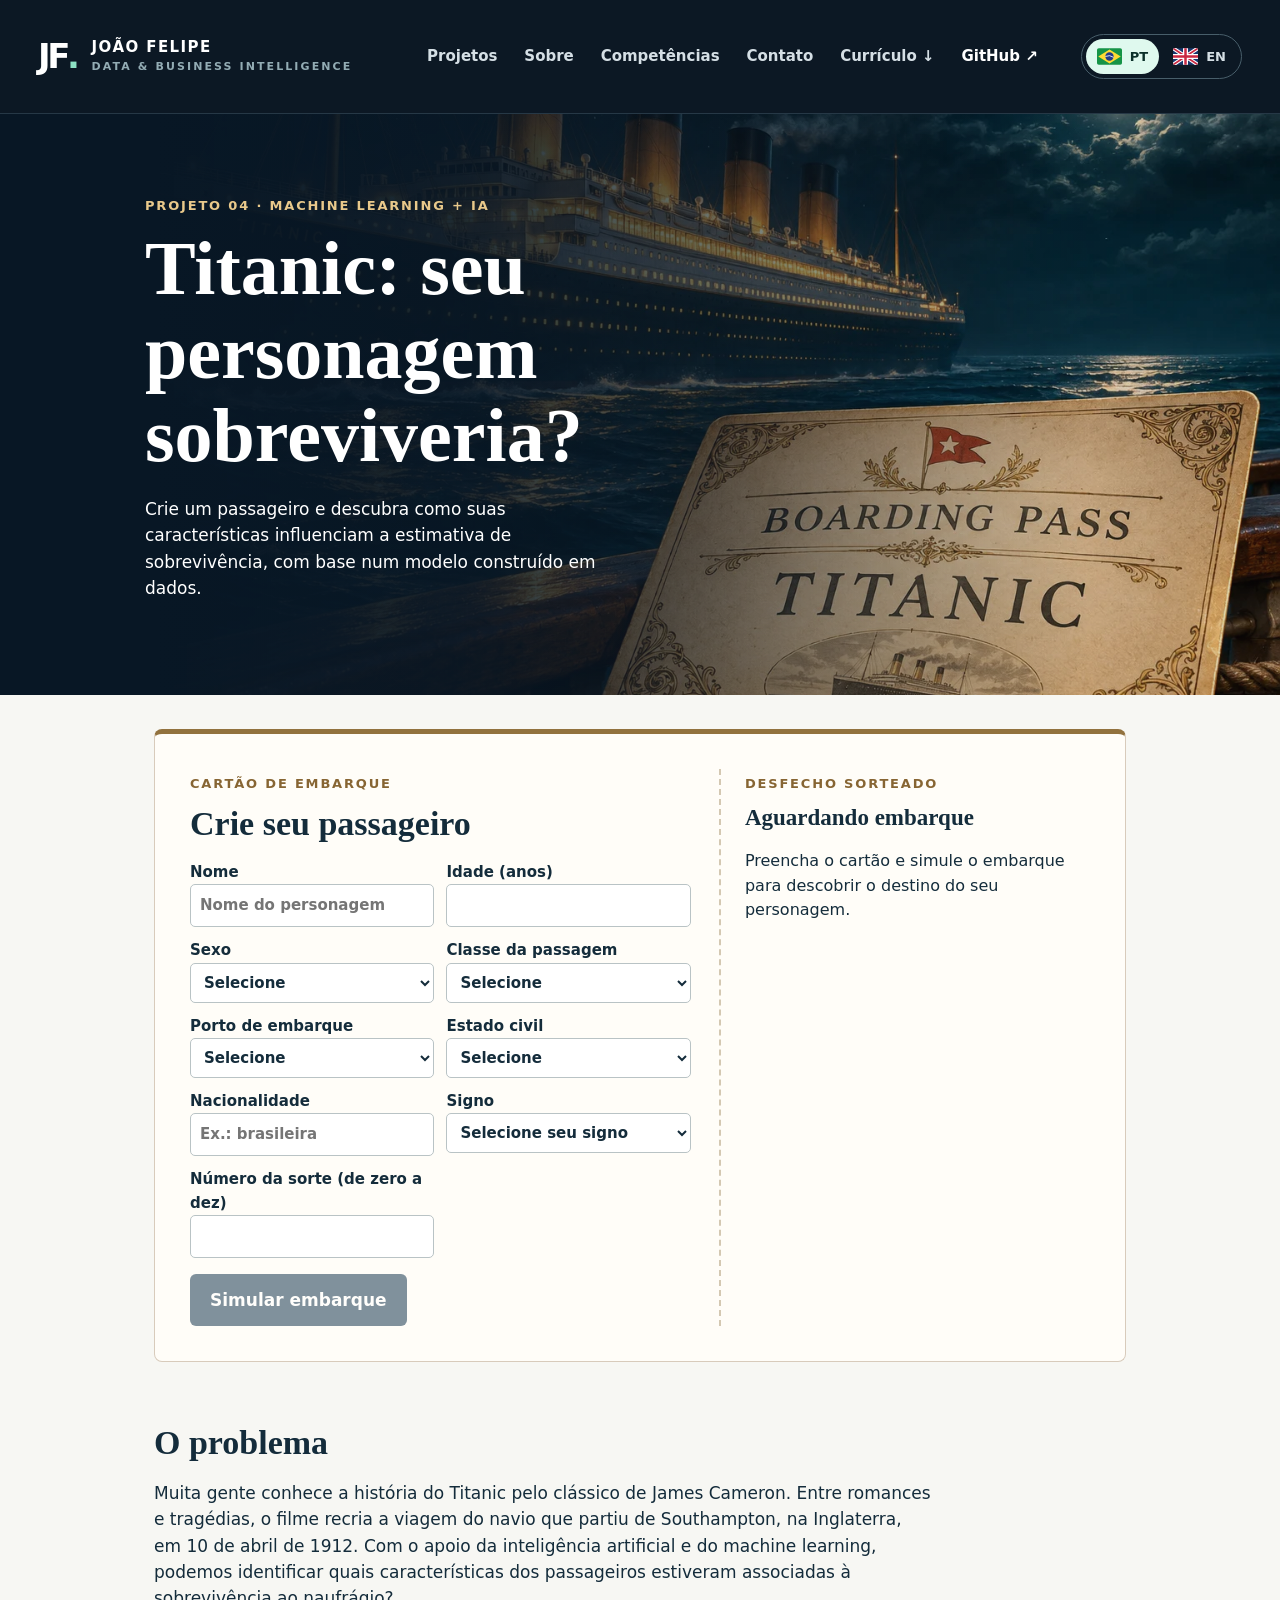
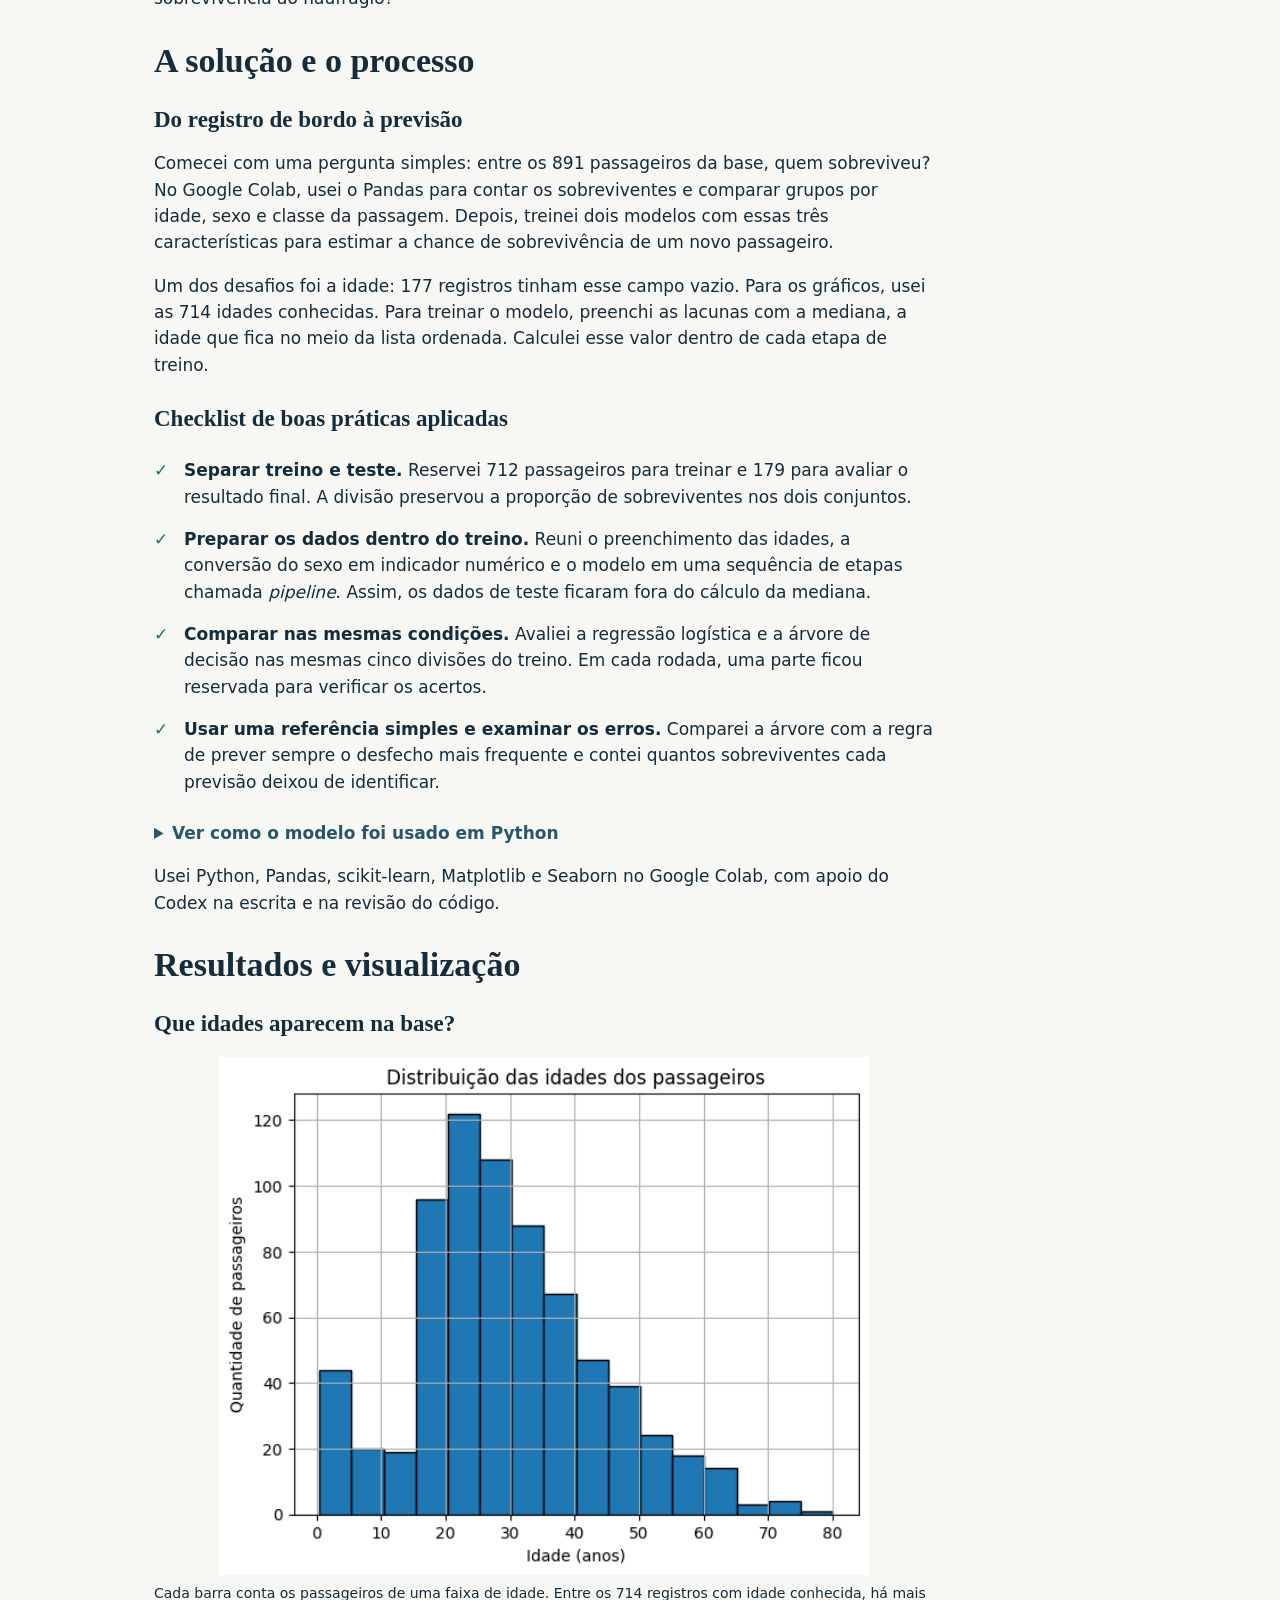
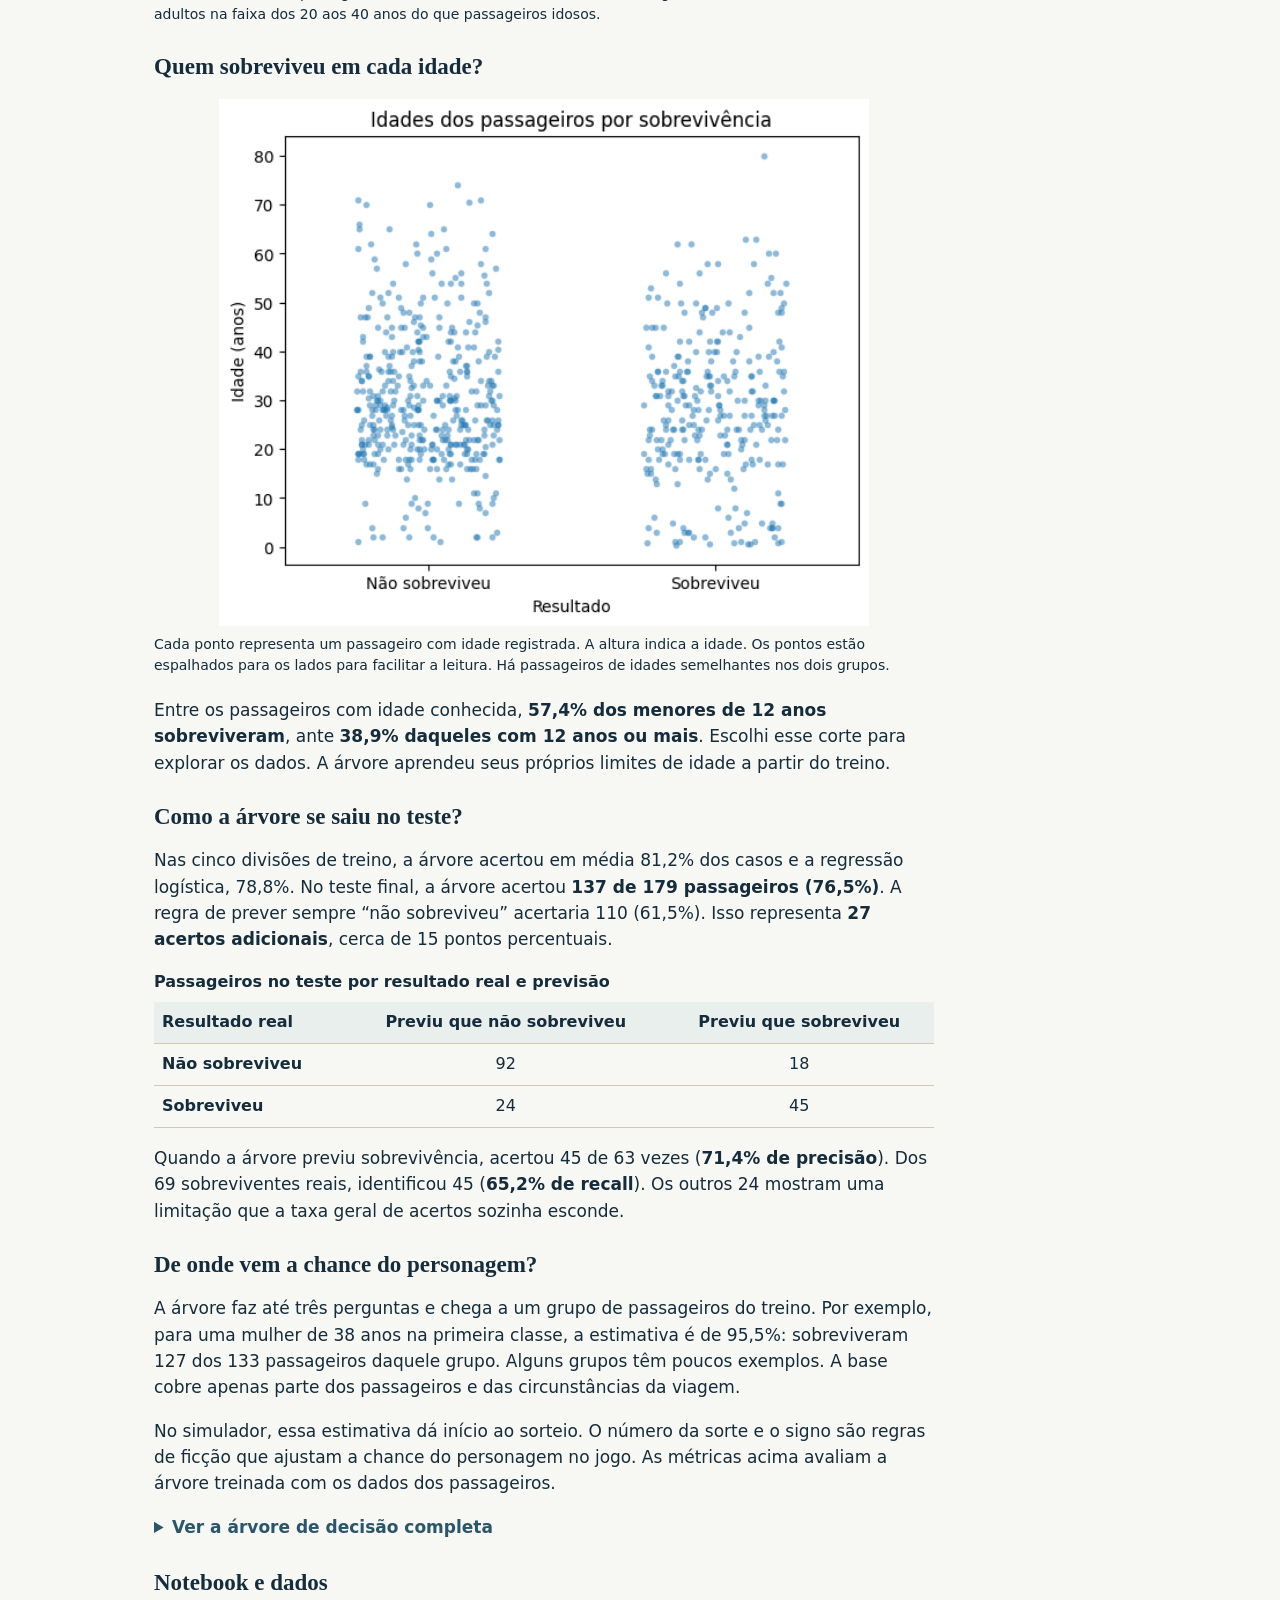
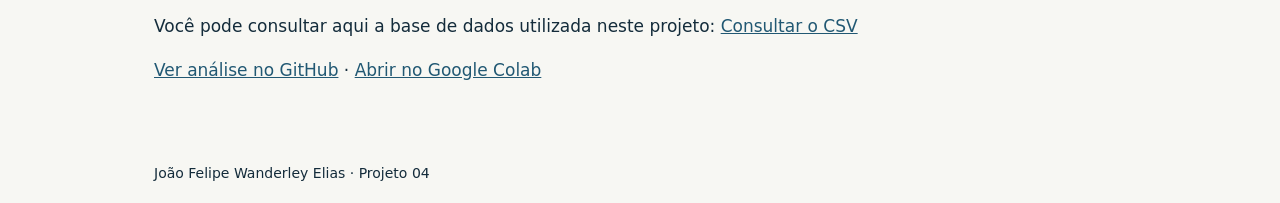
<file: projects/titanic/index.html>
<!doctype html><html lang="pt-BR"><meta charset="utf-8"><meta name="viewport" content="width=device-width,initial-scale=1"><title>Titanic · Simulador de passageiros</title><style>
*{box-sizing:border-box}body{margin:0;background:#f7f7f3;color:#142c3b;font:17px/1.55 system-ui,sans-serif}header,main,footer{max-width:1100px;margin:auto;padding:18px 5%}header{display:flex;align-items:center;justify-content:space-between;font-size:14px}a{color:#215873}nav a{margin-left:15px}.hero{background:linear-gradient(90deg,#081725 12%,#081725e8 36%,#08172522 85%),url('capa.webp') center 49%/cover;color:white;padding:clamp(40px,6vw,80px) max(6%,calc((100vw - 990px)/2));}.hero p{max-width:460px}.cap{font-size:13px;font-weight:700;letter-spacing:.14em;text-transform:uppercase;color:#876533}.hero .cap{color:#e9c98b}h1,h2,h3{font-family:Georgia,serif;line-height:1.1;margin:10px 0 18px}h1{font-size:clamp(42px,6vw,76px);max-width:580px}h2{font-size:34px}h3{font-size:23px}.ticket{background:#fffdf8;border:1px solid #d8cbbb;border-top:5px solid #92723e;padding:clamp(17px,3vw,35px);display:grid;grid-template-columns:1.35fr 1fr;gap:28px;border-radius:8px}main{padding-top:34px}.fields{display:grid;grid-template-columns:1fr 1fr;gap:12px}label{display:block;font-size:15px;font-weight:600}input,select,button{font:inherit;color:inherit}input,select{width:100%;padding:9px;background:white;border:1px solid #b9c3c5;border-radius:5px}button{border:0;background:#193952;color:white;font-weight:650;padding:13px 20px;border-radius:6px;margin-top:16px;cursor:pointer}details{margin-top:16px}summary{cursor:pointer;color:#29566a;font-weight:600}aside{border-left:2px dashed #d4c8b2;padding-left:24px;align-self:stretch}#result summary{display:inline-block;background:#193952;color:white;border-radius:6px;padding:9px 16px}#result .hide,#result[open] .show{display:none}#result[open] .hide{display:inline}aside p{font-size:16px}.ring{margin:20px 0;width:138px;height:138px;border-radius:50%;display:grid;place-items:center;background:conic-gradient(#227264 var(--p),#ddd7cd 0)}.ring strong{background:#fffdf8;width:106px;height:106px;display:grid;place-items:center;border-radius:50%;font-size:25px}.story{max-width:780px;padding:32px 0 14px}.story section{margin:30px 0}figure{margin:20px 0}figure img{width:100%;background:white}figcaption,footer{font-size:14px}button:focus-visible,a:focus-visible,summary:focus-visible{outline:3px solid #bb8233} @media(max-width:680px){.ticket{grid-template-columns:1fr}aside{border-left:0;border-top:2px dashed #d4c8b2;padding:15px 0 0}.hero{background-position:65% center}nav a{margin-left:5px}}

.checks{list-style:none;padding:0}.checks li{position:relative;padding:8px 0 8px 30px}.checks li::before{content:"✓";position:absolute;left:0;color:#227264;font-weight:700}.story h3{margin-top:28px}.story pre{overflow:auto;background:#f0ede6;padding:12px;font-size:14px}.chart img{display:block;max-width:650px;margin:auto}.chart figcaption{margin-top:8px}.matrix{width:100%;border-collapse:collapse;font-size:clamp(13px,2.4vw,16px)}.matrix caption{text-align:left;font-weight:600;padding-bottom:8px}.matrix th,.matrix td{padding:8px;border-bottom:1px solid #d4c8b2;text-align:center}.matrix th:first-child{text-align:left}.matrix thead{background:#e8efec}
button:disabled{opacity:.55;cursor:not-allowed}.language{border:1px solid;padding:4px 8px;border-radius:4px}header{flex-wrap:wrap;gap:8px}</style><header class="site-nav"><strong>João Felipe · Portfólio de dados</strong><nav><a href="../../index.html#projects">Portfólio</a> <a href="#simular">Simulador</a> <a href="#modelo">Modelo</a> <a class="language" href="en.html" lang="en" hreflang="en">EN</a></nav></header><div class="hero"><span class="cap">Projeto 04 · Machine Learning + IA</span><h1>Titanic: seu personagem sobreviveria?</h1><p>Crie um passageiro e descubra como suas características influenciam a estimativa de sobrevivência, com base num modelo construído em dados.</p></div><main><section class="ticket" id="simular"><form id="form"><span class="cap">Cartão de embarque</span><h2>Crie seu passageiro</h2><div class="fields"><label>Nome<input required pattern=".*\S.*" name="nome" placeholder="Nome do personagem" maxlength="60"></label><label>Idade (anos)<input required name="idade" type="number" min="0" max="120" step="any"></label><label>Sexo<select required name="sexo"><option value="">Selecione</option><option value="male">Masculino</option><option value="female">Feminino</option></select></label><label>Classe da passagem<select required name="classe"><option value="">Selecione</option><option value="1">1ª classe</option><option value="2">2ª classe</option><option value="3">3ª classe</option></select></label><label>Porto de embarque<select required><option value="">Selecione</option><option>Southampton, UK</option><option>Cherbourg, França</option><option>Queenstown, Irlanda</option></select></label><label>Estado civil<select required><option value="">Selecione</option><option>Solteiro(a)</option><option>Casado(a)</option><option>Outro</option></select></label><label>Nacionalidade<input required pattern=".*\S.*" name="nacionalidade" placeholder="Ex.: brasileira"></label><label>Signo<select required name="signo"><option value="">Selecione seu signo</option><option>Áries</option><option>Touro</option><option>Gêmeos</option><option>Câncer</option><option>Leão</option><option>Virgem</option><option>Libra</option><option>Escorpião</option><option>Sagitário</option><option>Capricórnio</option><option>Aquário</option><option>Peixes</option></select></label><label>Número da sorte (de zero a dez)<input required name="sorte" type="number" min="0" max="10" step="1"></label></div><button id="embarcar" disabled>Simular embarque</button></form><aside aria-live="polite"><span class="cap">Desfecho sorteado</span><h3 id="heading">Aguardando embarque</h3><details id="result" hidden><summary><span class="show">Ver detalhes da previsão</span><span class="hide">Ocultar detalhes da previsão</span></summary><div class="ring" id="ring"><strong id="percent"></strong></div><p id="legend"></p><p id="reason"></p><p id="ajuste"></p></details><p id="hint">Preencha o cartão e simule o embarque para descobrir o destino do seu personagem.</p></aside></section><article class="story" id="modelo"><section><h2>O problema</h2><p>Muita gente conhece a história do Titanic pelo clássico de James Cameron. Entre romances e tragédias, o filme recria a viagem do navio que partiu de Southampton, na Inglaterra, em 10 de abril de 1912. Com o apoio da inteligência artificial e do machine learning, podemos identificar quais características dos passageiros estiveram associadas à sobrevivência ao naufrágio?</p></section><section><h2>A solução e o processo</h2>
<h3>Do registro de bordo à previsão</h3>
<p>Comecei com uma pergunta simples: entre os 891 passageiros da base, quem sobreviveu? No Google Colab, usei o Pandas para contar os sobreviventes e comparar grupos por idade, sexo e classe da passagem. Depois, treinei dois modelos com essas três características para estimar a chance de sobrevivência de um novo passageiro.</p>
<p>Um dos desafios foi a idade: 177 registros tinham esse campo vazio. Para os gráficos, usei as 714 idades conhecidas. Para treinar o modelo, preenchi as lacunas com a mediana, a idade que fica no meio da lista ordenada. Calculei esse valor dentro de cada etapa de treino.</p>
<h3>Checklist de boas práticas aplicadas</h3>
<ul class="checks"><li><strong>Separar treino e teste.</strong> Reservei 712 passageiros para treinar e 179 para avaliar o resultado final. A divisão preservou a proporção de sobreviventes nos dois conjuntos.</li>
<li><strong>Preparar os dados dentro do treino.</strong> Reuni o preenchimento das idades, a conversão do sexo em indicador numérico e o modelo em uma sequência de etapas chamada <i>pipeline</i>. Assim, os dados de teste ficaram fora do cálculo da mediana.</li>
<li><strong>Comparar nas mesmas condições.</strong> Avaliei a regressão logística e a árvore de decisão nas mesmas cinco divisões do treino. Em cada rodada, uma parte ficou reservada para verificar os acertos.</li>
<li><strong>Usar uma referência simples e examinar os erros.</strong> Comparei a árvore com a regra de prever sempre o desfecho mais frequente e contei quantos sobreviventes cada previsão deixou de identificar.</li></ul>
<details><summary>Ver como o modelo foi usado em Python</summary><pre><code>pipeline_arvore.fit(X_treino, y_treino)
previsoes_arvore_teste = pipeline_arvore.predict(X_teste)
probabilidades_arvore_teste = pipeline_arvore.predict_proba(X_teste)[:, 1]</code></pre><p>A primeira linha treina a árvore. As duas seguintes produzem a classificação e a chance estimada de sobrevivência para cada passageiro do teste.</p></details>
<p>Usei Python, Pandas, scikit-learn, Matplotlib e Seaborn no Google Colab, com apoio do Codex na escrita e na revisão do código.</p></section><section><h2>Resultados e visualização</h2>
<h3>Que idades aparecem na base?</h3>
<figure class="chart"><img src="idades.png" alt="Histograma das idades conhecidas, com maior concentração de passageiros entre 20 e 40 anos."><figcaption>Cada barra conta os passageiros de uma faixa de idade. Entre os 714 registros com idade conhecida, há mais adultos na faixa dos 20 aos 40 anos do que passageiros idosos.</figcaption></figure>
<h3>Quem sobreviveu em cada idade?</h3>
<figure class="chart"><img src="sobrevivencia.png" alt="Gráfico de pontos com a idade no eixo vertical e duas colunas para quem sobreviveu e quem não sobreviveu."><figcaption>Cada ponto representa um passageiro com idade registrada. A altura indica a idade. Os pontos estão espalhados para os lados para facilitar a leitura. Há passageiros de idades semelhantes nos dois grupos.</figcaption></figure>
<p>Entre os passageiros com idade conhecida, <strong>57,4% dos menores de 12 anos sobreviveram</strong>, ante <strong>38,9% daqueles com 12 anos ou mais</strong>. Escolhi esse corte para explorar os dados. A árvore aprendeu seus próprios limites de idade a partir do treino.</p>
<h3>Como a árvore se saiu no teste?</h3>
<p>Nas cinco divisões de treino, a árvore acertou em média 81,2% dos casos e a regressão logística, 78,8%. No teste final, a árvore acertou <strong>137 de 179 passageiros (76,5%)</strong>. A regra de prever sempre “não sobreviveu” acertaria 110 (61,5%). Isso representa <strong>27 acertos adicionais</strong>, cerca de 15 pontos percentuais.</p>
<table class="matrix"><caption>Passageiros no teste por resultado real e previsão</caption><thead><tr><th scope="col">Resultado real</th><th scope="col">Previu que não sobreviveu</th><th scope="col">Previu que sobreviveu</th></tr></thead><tbody><tr><th scope="row">Não sobreviveu</th><td>92</td><td>18</td></tr><tr><th scope="row">Sobreviveu</th><td>24</td><td>45</td></tr></tbody></table>
<p>Quando a árvore previu sobrevivência, acertou 45 de 63 vezes (<strong>71,4% de precisão</strong>). Dos 69 sobreviventes reais, identificou 45 (<strong>65,2% de recall</strong>). Os outros 24 mostram uma limitação que a taxa geral de acertos sozinha esconde.</p>
<h3>De onde vem a chance do personagem?</h3>
<p>A árvore faz até três perguntas e chega a um grupo de passageiros do treino. Por exemplo, para uma mulher de 38 anos na primeira classe, a estimativa é de 95,5%: sobreviveram 127 dos 133 passageiros daquele grupo. Alguns grupos têm poucos exemplos. A base cobre apenas parte dos passageiros e das circunstâncias da viagem.</p>
<p>No simulador, essa estimativa dá início ao sorteio. O número da sorte e o signo são regras de ficção que ajustam a chance do personagem no jogo. As métricas acima avaliam a árvore treinada com os dados dos passageiros.</p><details><summary>Ver a árvore de decisão completa</summary><figure><img src="arvore.png" alt="Árvore de decisão com três níveis e oito grupos finais de passageiros"><figcaption>As folhas mostram quantos passageiros chegaram a cada grupo.</figcaption></figure></details></section><section><h3>Notebook e dados</h3><p>Você pode consultar aqui a base de dados utilizada neste projeto: <a href="https://drive.google.com/file/d/1YBOVngIdbdPAarnzADnPwTjNZuvBQinO/view">Consultar o CSV</a></p><a href="https://github.com/jfwelias-tech/portfolio-dados/blob/master/Projeto_04_Titanic_Machine_Learning.ipynb">Ver análise no GitHub</a> · <a href="https://colab.research.google.com/github/jfwelias-tech/portfolio-dados/blob/master/Projeto_04_Titanic_Machine_Learning.ipynb">Abrir no Google Colab</a></section></article></main><footer>João Felipe Wanderley Elias · Projeto 04</footer><script>
function folha(sexo,idade,classe){
 if(sexo==='female'){
   if(classe<=2) return idade<=56?[127,133]:[3,4];
   return idade<=38.5?[57,105]:[1,11];
 }
 if(idade<=3.5) return classe<=2?[9,9]:[4,6];
 return classe===1?[33,91]:[39,353];
}
const el=id=>document.getElementById(id);
const pct=n=>n.toLocaleString('pt-BR',{style:'percent',minimumFractionDigits:1,maximumFractionDigits:1});
el('form').onsubmit=e=>{
 e.preventDefault();
 if (!e.currentTarget.reportValidity()) return;
 const f=new FormData(e.currentTarget), [vivos,total]=folha(f.get('sexo'),Number(f.get('idade')),Number(f.get('classe')));
 const estimativa = vivos / total;
 const campoSorte = f.get('sorte');
 const numero = campoSorte ? Number(campoSorte) : null;
 let fator = 1;
 if (numero === 3 || numero === 7) fator = 1.2;
 if (numero === 4 || numero === 0) fator = 0.8;
 const signo = f.get('signo');
 const fatoresSigno = { 'Gêmeos': 1.05, 'Escorpião': 0.95 };
 const fatorSigno = fatoresSigno[signo] ?? 1;
 const p = Math.min(1, estimativa * fator * fatorSigno);
 const nome = f.get('nome').trim();
 const detalhes = ['O modelo estimou ' + pct(estimativa) + ' de sobrevivência.'];
 if (fator !== 1) detalhes.push('Número ' + numero + (fator > 1 ? ' (+20%).' : ' (−20%).'));
 if (fatorSigno !== 1) detalhes.push(signo + (fatorSigno > 1 ? ' (+5%).' : ' (−5%).'));
 el('ajuste').textContent = detalhes.join(' ');
 const sobreviveu = Math.random() < p;
 el('heading').textContent=(nome?nome+' · ':'')+(sobreviveu?'Sobreviveu':'Não sobreviveu');
 el('ring').style.setProperty('--p',p*100+'%');
 el('percent').textContent=pct(p);
 el('legend').textContent='Chance no sorteio: '+pct(p)+' · Não sobrevivência: '+pct(1-p);
 el('reason').textContent='Dos '+total+' passageiros do treino que seguiram o mesmo caminho na árvore, '+vivos+(vivos===1?' sobreviveu.':' sobreviveram.');
 el('hint').hidden=true;el('result').open=false;el('result').hidden=false;
};
function atualizarBotao(){el('embarcar').disabled=!el('form').checkValidity()}
window.addEventListener('pageshow',atualizarBotao);
el('form').onchange=atualizarBotao;
el('form').oninput=()=>{atualizarBotao();el('result').hidden=true;el('heading').textContent='Aguardando simulação';el('hint').hidden=false};
</script><script>
const pageLanguage = 'pt';
try { localStorage.setItem('jf_portfolio_lang', pageLanguage); } catch (_) {}
document.addEventListener('portfolio-language', event => {
  if (event.detail.language !== pageLanguage) location.assign('en.html' + location.search + location.hash);
});
</script>
<script defer src="../../assets/portfolio-global-header-v13.js"></script>
</html>
</file>
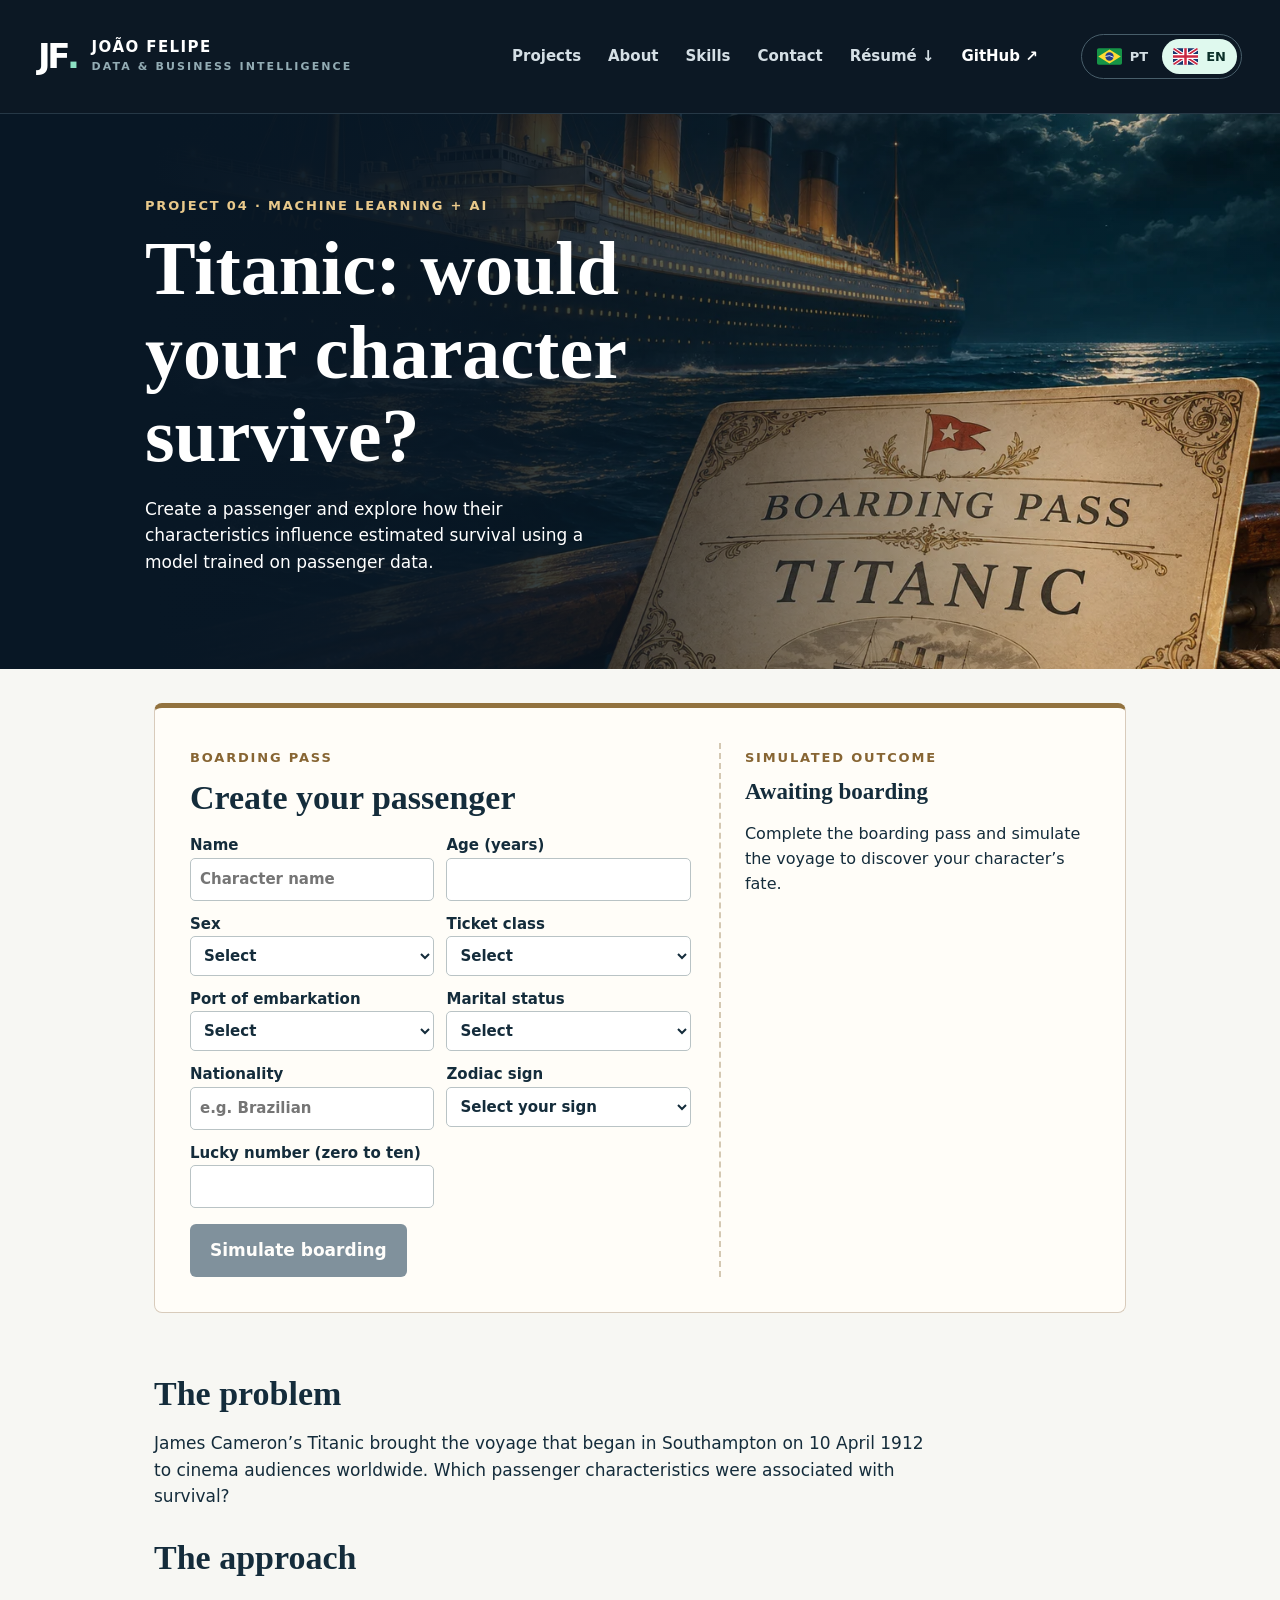
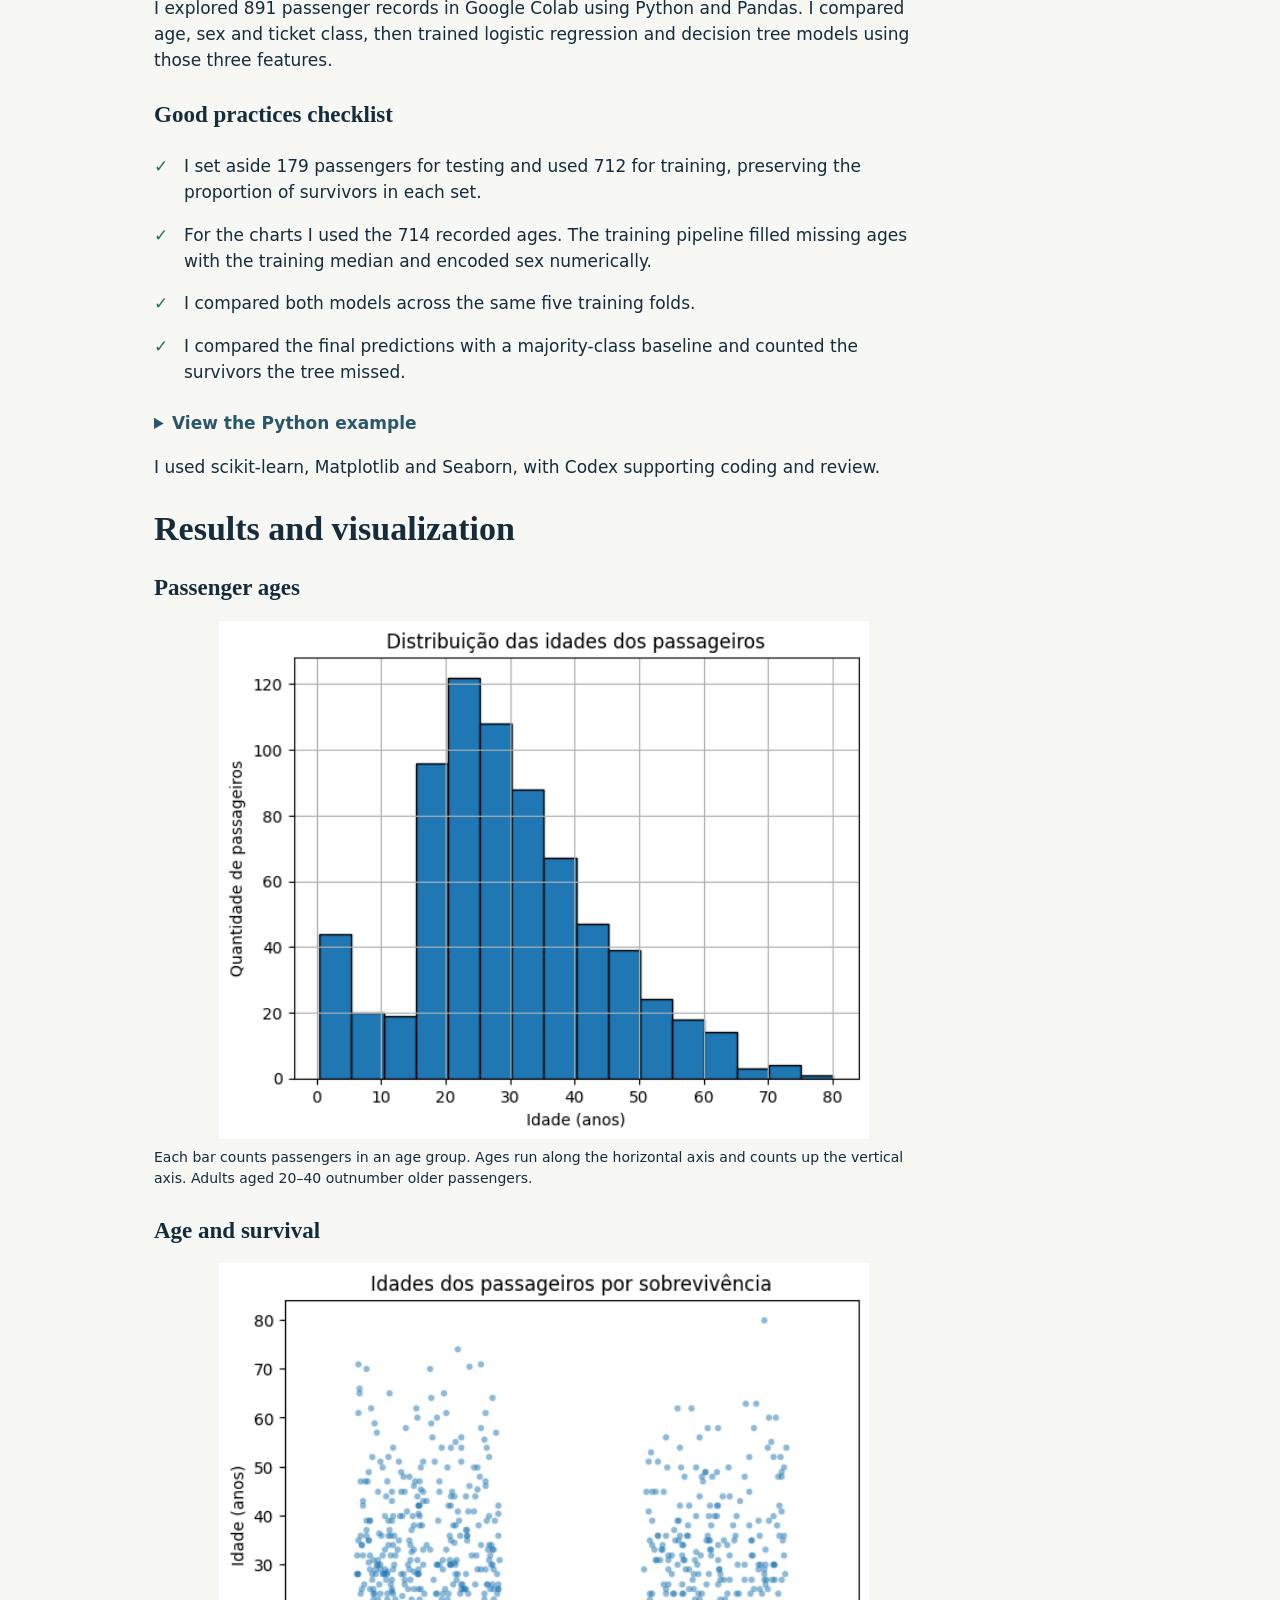
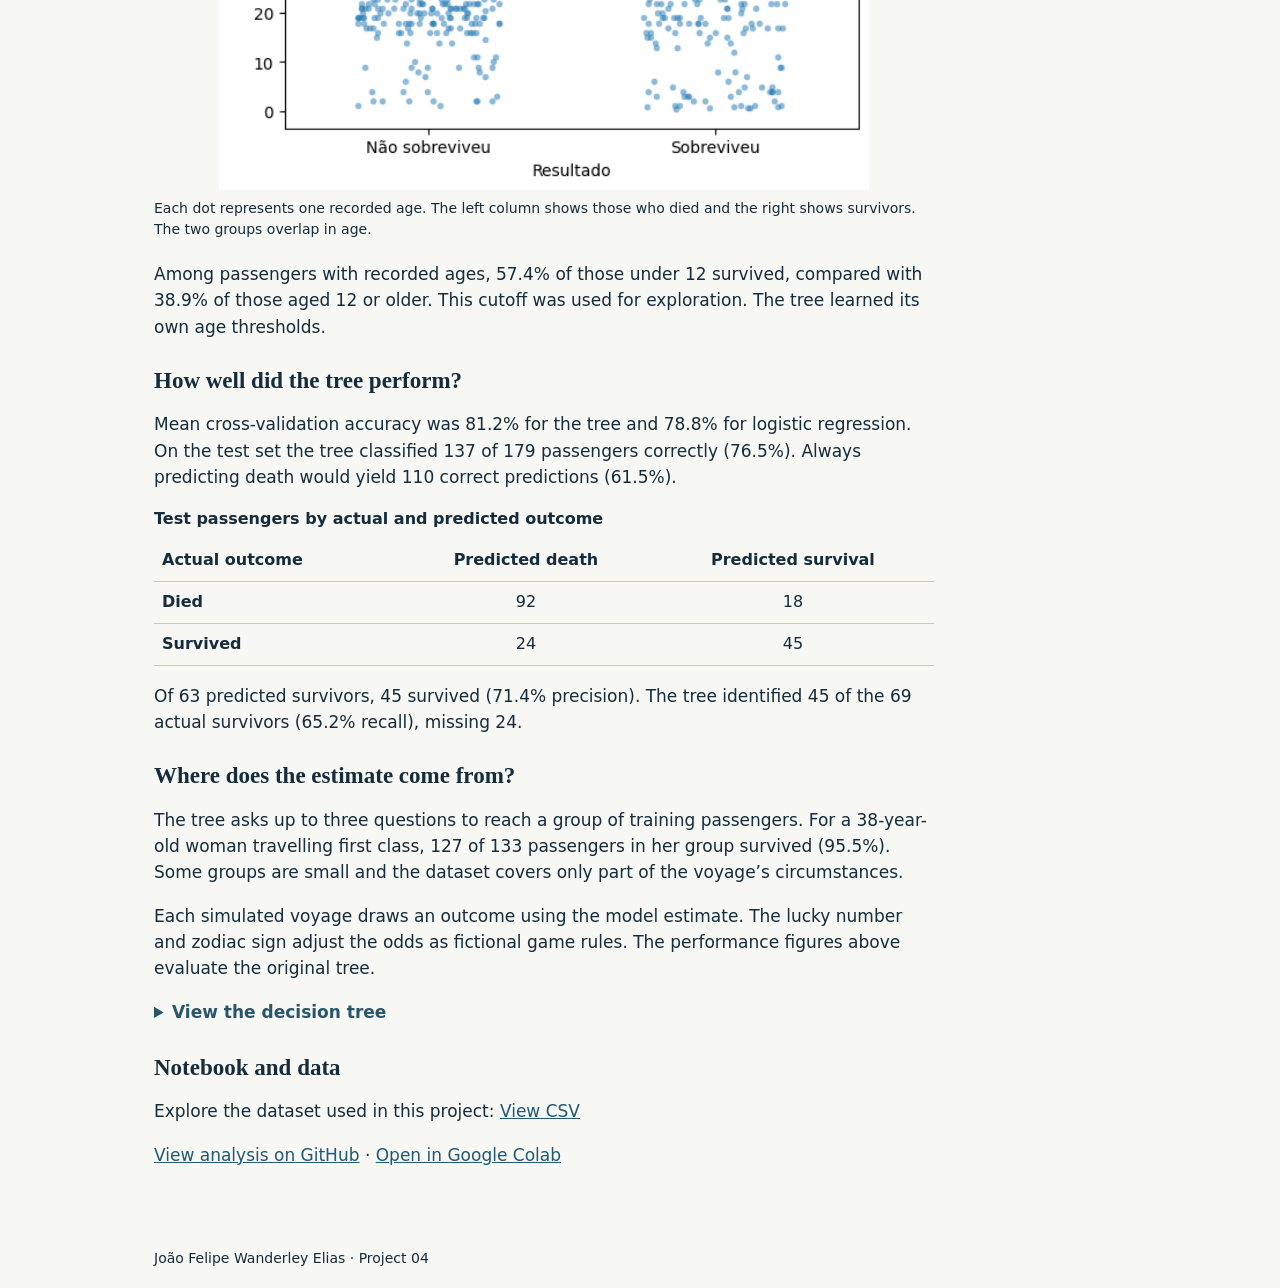
<file: projects/titanic/en.html>
<!doctype html><html lang="en"><meta charset="utf-8"><meta name="viewport" content="width=device-width,initial-scale=1"><title>Titanic · Passenger simulator</title><style>
*{box-sizing:border-box}body{margin:0;background:#f7f7f3;color:#142c3b;font:17px/1.55 system-ui,sans-serif}header,main,footer{max-width:1100px;margin:auto;padding:18px 5%}header{display:flex;align-items:center;justify-content:space-between;font-size:14px}a{color:#215873}nav a{margin-left:15px}.hero{background:linear-gradient(90deg,#081725 12%,#081725e8 36%,#08172522 85%),url('capa.webp') center 49%/cover;color:white;padding:clamp(40px,6vw,80px) max(6%,calc((100vw - 990px)/2));}.hero p{max-width:460px}.cap{font-size:13px;font-weight:700;letter-spacing:.14em;text-transform:uppercase;color:#876533}.hero .cap{color:#e9c98b}h1,h2,h3{font-family:Georgia,serif;line-height:1.1;margin:10px 0 18px}h1{font-size:clamp(42px,6vw,76px);max-width:580px}h2{font-size:34px}h3{font-size:23px}.ticket{background:#fffdf8;border:1px solid #d8cbbb;border-top:5px solid #92723e;padding:clamp(17px,3vw,35px);display:grid;grid-template-columns:1.35fr 1fr;gap:28px;border-radius:8px}main{padding-top:34px}.fields{display:grid;grid-template-columns:1fr 1fr;gap:12px}label{display:block;font-size:15px;font-weight:600}input,select,button{font:inherit;color:inherit}input,select{width:100%;padding:9px;background:white;border:1px solid #b9c3c5;border-radius:5px}button{border:0;background:#193952;color:white;font-weight:650;padding:13px 20px;border-radius:6px;margin-top:16px;cursor:pointer}details{margin-top:16px}summary{cursor:pointer;color:#29566a;font-weight:600}aside{border-left:2px dashed #d4c8b2;padding-left:24px;align-self:stretch}#result summary{display:inline-block;background:#193952;color:white;border-radius:6px;padding:9px 16px}#result .hide,#result[open] .show{display:none}#result[open] .hide{display:inline}aside p{font-size:16px}.ring{margin:20px 0;width:138px;height:138px;border-radius:50%;display:grid;place-items:center;background:conic-gradient(#227264 var(--p),#ddd7cd 0)}.ring strong{background:#fffdf8;width:106px;height:106px;display:grid;place-items:center;border-radius:50%;font-size:25px}.story{max-width:780px;padding:32px 0 14px}.story section{margin:30px 0}figure{margin:20px 0}figure img{width:100%;background:white}figcaption,footer{font-size:14px}button:focus-visible,a:focus-visible,summary:focus-visible{outline:3px solid #bb8233} @media(max-width:680px){.ticket{grid-template-columns:1fr}aside{border-left:0;border-top:2px dashed #d4c8b2;padding:15px 0 0}.hero{background-position:65% center}nav a{margin-left:5px}}

.checks{list-style:none;padding:0}.checks li{position:relative;padding:8px 0 8px 30px}.checks li::before{content:"✓";position:absolute;left:0;color:#227264;font-weight:700}.story h3{margin-top:28px}.story pre{overflow:auto;background:#f0ede6;padding:12px;font-size:14px}.chart img{display:block;max-width:650px;margin:auto}.chart figcaption{margin-top:8px}.matrix{width:100%;border-collapse:collapse;font-size:clamp(13px,2.4vw,16px)}.matrix caption{text-align:left;font-weight:600;padding-bottom:8px}.matrix th,.matrix td{padding:8px;border-bottom:1px solid #d4c8b2;text-align:center}.matrix th:first-child{text-align:left}.matrix thead{background:#e8efec}
button:disabled{opacity:.55;cursor:not-allowed}.language{border:1px solid;padding:4px 8px;border-radius:4px}header{flex-wrap:wrap;gap:8px}</style><header class="site-nav"><strong>João Felipe · Data portfolio</strong><nav><a href="../../index.html#projects">Portfolio</a> <a href="#simular">Simulator</a> <a href="#modelo">Model</a> <a class="language" href="index.html" lang="pt-BR" hreflang="pt-BR">PT</a></nav></header><div class="hero"><span class="cap">Project 04 · Machine Learning + AI</span><h1>Titanic: would your character survive?</h1><p>Create a passenger and explore how their characteristics influence estimated survival using a model trained on passenger data.</p></div><main><section class="ticket" id="simular"><form id="form"><span class="cap">Boarding pass</span><h2>Create your passenger</h2><div class="fields"><label>Name<input required pattern=".*\S.*" name="nome" placeholder="Character name" maxlength="60"></label><label>Age (years)<input required name="idade" type="number" min="0" max="120" step="any"></label><label>Sex<select required name="sexo"><option value="">Select</option><option value="male">Male</option><option value="female">Female</option></select></label><label>Ticket class<select required name="classe"><option value="">Select</option><option value="1">1st class</option><option value="2">2nd class</option><option value="3">3rd class</option></select></label><label>Port of embarkation<select required><option value="">Select</option><option>Southampton, UK</option><option>Cherbourg, France</option><option>Queenstown, Ireland</option></select></label><label>Marital status<select required><option value="">Select</option><option>Single</option><option>Married</option><option>Other</option></select></label><label>Nationality<input required pattern=".*\S.*" name="nacionalidade" placeholder="e.g. Brazilian"></label><label>Zodiac sign<select required name="signo"><option value="">Select your sign</option><option>Aries</option><option>Taurus</option><option>Gemini</option><option>Cancer</option><option>Leo</option><option>Virgo</option><option>Libra</option><option>Scorpio</option><option>Sagittarius</option><option>Capricorn</option><option>Aquarius</option><option>Pisces</option></select></label><label>Lucky number (zero to ten)<input required name="sorte" type="number" min="0" max="10" step="1"></label></div><button id="embarcar" disabled>Simulate boarding</button></form><aside aria-live="polite"><span class="cap">Simulated outcome</span><h3 id="heading">Awaiting boarding</h3><details id="result" hidden><summary><span class="show">Show prediction details</span><span class="hide">Hide prediction details</span></summary><div class="ring" id="ring"><strong id="percent"></strong></div><p id="legend"></p><p id="reason"></p><p id="ajuste"></p></details><p id="hint">Complete the boarding pass and simulate the voyage to discover your character’s fate.</p></aside></section><article class="story" id="modelo"><section><h2>The problem</h2><p>James Cameron’s Titanic brought the voyage that began in Southampton on 10 April 1912 to cinema audiences worldwide. Which passenger characteristics were associated with survival?</p></section><section><h2>The approach</h2><p>I explored 891 passenger records in Google Colab using Python and Pandas. I compared age, sex and ticket class, then trained logistic regression and decision tree models using those three features.</p><h3>Good practices checklist</h3><ul class="checks"><li>I set aside 179 passengers for testing and used 712 for training, preserving the proportion of survivors in each set.</li><li>For the charts I used the 714 recorded ages. The training pipeline filled missing ages with the training median and encoded sex numerically.</li><li>I compared both models across the same five training folds.</li><li>I compared the final predictions with a majority-class baseline and counted the survivors the tree missed.</li></ul><details><summary>View the Python example</summary><pre><code>pipeline_arvore.fit(X_treino, y_treino)
previsoes_arvore_teste = pipeline_arvore.predict(X_teste)
probabilidades_arvore_teste = pipeline_arvore.predict_proba(X_teste)[:, 1]</code></pre><p>These lines train the tree, predict the outcome for each test passenger and estimate their probability of survival.</p></details><p>I used scikit-learn, Matplotlib and Seaborn, with Codex supporting coding and review.</p></section><section><h2>Results and visualization</h2><h3>Passenger ages</h3><figure class="chart"><img src="idades.png" alt="Histogram of recorded ages"><figcaption>Each bar counts passengers in an age group. Ages run along the horizontal axis and counts up the vertical axis. Adults aged 20–40 outnumber older passengers.</figcaption></figure><h3>Age and survival</h3><figure class="chart"><img src="sobrevivencia.png" alt="Passenger ages by survival"><figcaption>Each dot represents one recorded age. The left column shows those who died and the right shows survivors. The two groups overlap in age.</figcaption></figure><p>Among passengers with recorded ages, 57.4% of those under 12 survived, compared with 38.9% of those aged 12 or older. This cutoff was used for exploration. The tree learned its own age thresholds.</p><h3>How well did the tree perform?</h3><p>Mean cross-validation accuracy was 81.2% for the tree and 78.8% for logistic regression. On the test set the tree classified 137 of 179 passengers correctly (76.5%). Always predicting death would yield 110 correct predictions (61.5%).</p><table class="matrix"><caption>Test passengers by actual and predicted outcome</caption><tr><th>Actual outcome</th><th>Predicted death</th><th>Predicted survival</th></tr><tr><th>Died</th><td>92</td><td>18</td></tr><tr><th>Survived</th><td>24</td><td>45</td></tr></table><p>Of 63 predicted survivors, 45 survived (71.4% precision). The tree identified 45 of the 69 actual survivors (65.2% recall), missing 24.</p><h3>Where does the estimate come from?</h3><p>The tree asks up to three questions to reach a group of training passengers. For a 38-year-old woman travelling first class, 127 of 133 passengers in her group survived (95.5%). Some groups are small and the dataset covers only part of the voyage’s circumstances.</p><p>Each simulated voyage draws an outcome using the model estimate. The lucky number and zodiac sign adjust the odds as fictional game rules. The performance figures above evaluate the original tree.</p><details><summary>View the decision tree</summary><figure><img src="arvore.png" alt="Decision tree with eight passenger groups"><figcaption>The leaves show how many training passengers reached each group.</figcaption></figure></details></section><section><h3>Notebook and data</h3><p>Explore the dataset used in this project: <a href="https://drive.google.com/file/d/1YBOVngIdbdPAarnzADnPwTjNZuvBQinO/view">View CSV</a></p><a href="https://github.com/jfwelias-tech/portfolio-dados/blob/master/Projeto_04_Titanic_Machine_Learning.ipynb">View analysis on GitHub</a> · <a href="https://colab.research.google.com/github/jfwelias-tech/portfolio-dados/blob/master/Projeto_04_Titanic_Machine_Learning.ipynb">Open in Google Colab</a></section></article></main><footer>João Felipe Wanderley Elias · Project 04</footer><script>
function folha(sexo,idade,classe){
 if(sexo==='female'){
   if(classe<=2) return idade<=56?[127,133]:[3,4];
   return idade<=38.5?[57,105]:[1,11];
 }
 if(idade<=3.5) return classe<=2?[9,9]:[4,6];
 return classe===1?[33,91]:[39,353];
}
const el=id=>document.getElementById(id);
const pct=n=>n.toLocaleString('en',{style:'percent',minimumFractionDigits:1,maximumFractionDigits:1});
el('form').onsubmit=e=>{
 e.preventDefault();
 if (!e.currentTarget.reportValidity()) return;
 const f=new FormData(e.currentTarget), [vivos,total]=folha(f.get('sexo'),Number(f.get('idade')),Number(f.get('classe')));
 const estimativa = vivos / total;
 const campoSorte = f.get('sorte');
 const numero = campoSorte ? Number(campoSorte) : null;
 let fator = 1;
 if (numero === 3 || numero === 7) fator = 1.2;
 if (numero === 4 || numero === 0) fator = 0.8;
 const signo = f.get('signo');
 const fatoresSigno = { 'Gemini': 1.05, 'Scorpio': 0.95 };
 const fatorSigno = fatoresSigno[signo] ?? 1;
 const p = Math.min(1, estimativa * fator * fatorSigno);
 const nome = f.get('nome').trim();
 const detalhes = ['The model estimated ' + pct(estimativa) + ' survival.'];
 if (fator !== 1) detalhes.push('Number ' + numero + (fator > 1 ? ' (+20%).' : ' (−20%).'));
 if (fatorSigno !== 1) detalhes.push(signo + (fatorSigno > 1 ? ' (+5%).' : ' (−5%).'));
 el('ajuste').textContent = detalhes.join(' ');
 const sobreviveu = Math.random() < p;
 el('heading').textContent=(nome?nome+' · ':'')+(sobreviveu?'Survived':'Did not survive');
 el('ring').style.setProperty('--p',p*100+'%');
 el('percent').textContent=pct(p);
 el('legend').textContent='Simulated survival: '+pct(p)+' · Death: '+pct(1-p);
 el('reason').textContent=vivos+' of the '+total+' training passengers in this group survived.';
 el('hint').hidden=true;el('result').open=false;el('result').hidden=false;
};
function atualizarBotao(){el('embarcar').disabled=!el('form').checkValidity()}
window.addEventListener('pageshow',atualizarBotao);
el('form').onchange=atualizarBotao;
el('form').oninput=()=>{atualizarBotao();el('result').hidden=true;el('heading').textContent='Awaiting simulation';el('hint').hidden=false};
</script><script>
const pageLanguage = 'en';
try { localStorage.setItem('jf_portfolio_lang', pageLanguage); } catch (_) {}
document.addEventListener('portfolio-language', event => {
  if (event.detail.language !== pageLanguage) location.assign('index.html' + location.search + location.hash);
});
</script>
<script defer src="../../assets/portfolio-global-header-v13.js"></script>
</html>
</file>
<file: assets/portfolio-v2.css>
@import url('https://fonts.googleapis.com/css2?family=DM+Sans:wght@400;450;500;550;600;650;700;750&family=Manrope:wght@400;500;600;700;800&display=swap');
:root{--ink:#142431;--navy:#0c1824;--slate:#385060;--muted:#6b7882;--line:#e4e9e8;--paper:#f7f9f7;--white:#fff;--mint:#b4e5d4;--green:#168c78;--gold:#e4b65d;--radius:16px;--width:1200px}*{box-sizing:border-box}html{scroll-behavior:smooth}body{margin:0;color:var(--ink);background:var(--paper);font-family:'DM Sans',system-ui,-apple-system,'Segoe UI',sans-serif;font-size:16px;line-height:1.6;-webkit-font-smoothing:antialiased}h1,h2,h3,p{margin-top:0}h1,h2,h3{font-family:Manrope,system-ui,sans-serif;line-height:1.12;letter-spacing:-.045em}a{color:inherit;text-decoration:none}button{font:inherit}img{max-width:100%;display:block}[hidden]{display:none!important}a:focus-visible,button:focus-visible{outline:3px solid #0fa68d;outline-offset:4px}.container{width:min(var(--width),calc(100% - 64px));margin:0 auto}.skip{position:absolute;top:-60px;left:20px;z-index:100;padding:12px;background:white;color:#111}.skip:focus{top:10px}.site-nav{background:var(--navy);color:#fff;border-bottom:1px solid #263846}.nav-inner{height:88px;display:flex;align-items:center;gap:22px}.brand{display:flex;align-items:center;gap:13px;flex-shrink:0}.brand-monogram{font-family:Manrope;font-size:27px;font-weight:800;letter-spacing:-.09em}.brand-monogram span,.site-footer b span{color:#8de1c4}.brand-copy{font-family:Manrope;font-weight:800;letter-spacing:.11em;font-size:12px;line-height:1.25}.brand-copy small{display:block;font-size:9px;letter-spacing:.17em;color:#97aaa9;font-weight:600;margin-top:5px}.nav-links{display:flex;gap:32px;align-items:center;margin-left:auto;font-size:13px;font-weight:600;color:#c2d0d4}.nav-links a{transition:color .2s}.nav-links a:hover{color:#9fe7d0}.nav-links .nav-gh{color:#fff}.lang-switch{display:flex;gap:3px;border:1px solid #3f5360;border-radius:24px;padding:4px;margin-left:14px}.lang-btn{background:none;border:0;color:#b2c3c7;padding:5px 9px;cursor:pointer;border-radius:19px;font-size:12px;font-weight:800;line-height:1.3}.lang-btn.is-current{background:#e3f9ef;color:#0b3d34}.hero{background:var(--navy);color:#fff;padding:88px 0 96px;position:relative;overflow:hidden}.hero:before{content:'';position:absolute;width:620px;height:620px;right:-220px;top:-300px;border:1px solid #2d4a50;border-radius:100%;opacity:.55}.hero:after{content:'';position:absolute;width:900px;height:900px;right:-380px;top:-470px;border:1px solid #2d4a50;border-radius:100%;opacity:.3}.hero-grid{display:grid;grid-template-columns:1fr .89fr;gap:86px;align-items:center;position:relative;z-index:1}.micro-label,.mini-label,.section-number,.section-kicker{font-size:11px;font-weight:800;letter-spacing:.18em;color:#478e7b}.micro-label{display:inline-flex;gap:12px;align-items:center;color:#9ad7c5}.signal-dot{height:7px;width:7px;background:#7ee2be;border-radius:50%;box-shadow:0 0 0 5px #7ee2be13}.hero h1{font-size:clamp(48px,5.2vw,77px);line-height:1.06;margin:25px 0 28px;font-weight:750;max-width:630px}.hero h1 em,.case-hero h1 em,.about-layout h2 em,.dashboard-detail-copy h3 em,.case-bottom h2 em{font-style:normal;color:#99dec8}.hero-copy>p{font-size:17px;line-height:1.85;max-width:565px;color:#b7c8cc}.hero-cta,.case-hero-actions,.bottom-links{display:flex;align-items:center;gap:24px;margin-top:30px;flex-wrap:wrap}.btn-primary{display:inline-flex;align-items:center;justify-content:center;gap:18px;background:#b6e9d5;border-radius:5px;color:#0c2b26;font-size:13px;font-weight:800;padding:16px 22px;transition:transform .2s,background .2s}.btn-primary:hover{background:#d9f5e8;transform:translateY(-2px)}.btn-quiet{font-weight:750;color:#d6e7e8;font-size:13px;display:inline-flex;gap:10px}.btn-quiet:hover{text-decoration:underline}.hero-foot{border-top:1px solid #2a3c48;display:flex;align-items:center;gap:12px;flex-wrap:wrap;margin-top:73px;padding-top:23px;color:#90a6ac;font-size:10px;letter-spacing:.09em;font-weight:700}.cross{height:3px;width:3px;background:#6d9188;border-radius:50%}.hero-display{border:1px solid #3f565e;border-radius:14px;background:linear-gradient(140deg,#213947,#152c3a);padding:23px;box-shadow:16px 19px 0 rgba(89,143,130,.09),0 34px 75px #020d1460;min-height:412px;overflow:hidden}.display-top,.cover-header,.display-world,.hero-display-footer{display:flex;justify-content:space-between;align-items:center}.display-top{color:#b9d3d1;font-size:10px;font-weight:750;letter-spacing:.15em}.display-status{display:flex;align-items:center;gap:8px}.display-status i{height:6px;width:6px;border-radius:50%;background:#91e7bf}.display-world{position:relative;flex-direction:column;align-items:flex-start;justify-content:center;height:295px;background:radial-gradient(circle at 75% 55%,#32665e 0,transparent 57%);border-bottom:1px solid #415c61}.display-world:before{content:'';position:absolute;right:10px;top:40px;width:225px;height:225px;border-radius:50%;border:1px solid #8dcdb21a;box-shadow:0 0 0 30px #8dcdb20a,0 0 0 60px #8dcdb205}.display-eyebrow{font-size:11px;letter-spacing:.16em;color:#a6dcd2;font-weight:750;margin-top:14px}.display-world>strong{font-family:Manrope;letter-spacing:-.07em;font-size:clamp(34px,3.5vw,53px);line-height:1.04;z-index:1}.display-world>strong span{color:#89dcbf}.hero-big-numbers{display:flex;gap:27px;margin-top:31px}.hero-big-numbers div{display:flex;flex-direction:column;gap:4px}.hero-big-numbers b{font-family:Manrope;font-size:24px;line-height:1}.hero-big-numbers small{font-size:9px;letter-spacing:.1em;color:#acc5c5}.hero-display-footer{padding-top:18px;color:#c6dddb;font-size:12px;font-weight:600}.hero-display-footer a{font-size:21px;color:#b6e9d5}.work-section,.tools-section{padding:104px 0}.section-head{display:flex;justify-content:space-between;align-items:end;gap:45px;margin-bottom:37px}.section-head h2,.case-section-heading h2{font-size:clamp(31px,3.6vw,49px);margin:11px 0 0;font-weight:800}.dot{color:#38a88d}.section-head>p,.case-section-heading>p{max-width:400px;margin:0;color:var(--muted);font-size:15px;line-height:1.75}.filters{background:#fff;border:1px solid var(--line);border-radius:14px;padding:21px 23px 22px;margin-bottom:27px}.filters-heading{display:flex;align-items:center;justify-content:space-between;gap:10px;margin-bottom:15px;color:#59716b;font-size:11px;font-weight:750;letter-spacing:.12em}.filter-count{letter-spacing:normal;color:#7d8e88;font-weight:600}.filter-actions{display:flex;gap:8px;flex-wrap:wrap}.filter-actions button{background:#fff;border:1px solid #dce6e2;border-radius:7px;padding:8px 13px;color:#4e6564;cursor:pointer;font-size:12px;font-weight:750;transition:all .2s}.filter-actions button:hover{border-color:#91c7b5;background:#f2faf6}.filter-actions button.is-active{background:#183d3c;color:#fff;border-color:#183d3c}.project-grid{display:grid;grid-template-columns:repeat(2,minmax(0,1fr));gap:24px}.project-card{background:#fff;border:1px solid #e0e8e5;border-radius:13px;overflow:hidden;transition:box-shadow .25s,transform .25s}.project-card:hover{box-shadow:0 18px 44px #12372811;transform:translateY(-4px)}.project-cover{height:288px;display:block;position:relative;overflow:hidden}.cover-header{position:absolute;top:23px;left:25px;right:25px;z-index:1;font-size:10px;font-weight:800;letter-spacing:.15em}.cup-cover{color:#f6fffc;background:#143943;isolation:isolate}.cup-cover:after{content:'';position:absolute;inset:0;background:radial-gradient(circle at 75% 30%,#16775c66,transparent 42%);pointer-events:none;z-index:-1}.cup-cover:before{content:'';position:absolute;width:370px;height:370px;border:1px solid #7ec8b236;border-radius:50%;top:20px;right:-110px;box-shadow:0 0 0 30px #5cbea00a,0 0 0 70px #5cbea00a}.cover-cup-content{position:absolute;top:73px;left:28px;right:28px}.cup-circle{display:flex;align-items:center;gap:20px}.cup-trophy{font-size:74px;line-height:1;color:#c5e9ce;text-shadow:0 0 40px #5fbc91}.cup-circle div{display:flex;flex-direction:column}.cup-circle small{font-size:10px;letter-spacing:.17em;color:#9acbbd}.cup-circle strong{font-family:Manrope;font-size:43px;letter-spacing:-.08em;line-height:1.07}.cup-circle strong em{font-style:normal;color:#85d7b9}.cup-cover-stats{display:flex;gap:22px;margin-top:28px}.cup-cover-stats>span{font-family:Manrope;font-weight:800;font-size:21px}.cup-cover-stats small{font-family:'DM Sans';display:block;letter-spacing:.1em;font-size:9px;font-weight:600;color:#b3d6cd}.cover-corner{position:absolute;right:21px;bottom:21px;width:34px;height:34px;border:1px solid #ffffff7c;border-radius:50%;display:grid;place-items:center;font-size:18px;color:#fff}.idhm-cover{background:linear-gradient(130deg,#e5f0e7,#cce5db);color:#1c463e}.idhm-cover:before{content:'';position:absolute;right:-110px;bottom:-140px;width:400px;height:400px;border:1px solid #58a78e40;border-radius:50%;box-shadow:0 0 0 40px #58a78e12,0 0 0 90px #58a78e09}.idhm-cover-title{position:absolute;top:87px;left:29px;right:29px;display:flex;flex-direction:column;align-items:flex-start}.idhm-cover-title small{font-size:11px;letter-spacing:.16em;font-weight:750}.idhm-cover-title strong{font-family:Manrope;font-size:55px;letter-spacing:-.07em;line-height:1.16}.idhm-cover-title strong span{font-size:24px;letter-spacing:-.04em;font-weight:550}.idhm-cover-title>span{font-size:12px;letter-spacing:.15em;font-weight:750}.idhm-cover-title>span b{font-size:16px;padding:0 8px;color:#2e9480}.idhm-graphic{height:72px;display:flex;align-items:end;gap:7px;margin:10px 0 15px}.idhm-graphic div{width:26px;background:#2a977d;border-radius:3px 3px 0 0;opacity:.88}.idhm-cover .cover-corner{border-color:#327d68;color:#327d68}.project-body{padding:31px 31px 33px}.project-meta{display:flex;justify-content:space-between;align-items:center;gap:10px;margin-bottom:16px}.number{font-size:10px;font-weight:850;letter-spacing:.14em;color:#5d7975}.status-chip{font-size:9px;letter-spacing:.08em;font-weight:850;background:#f1efe8;color:#8c7442;border-radius:20px;padding:6px 9px}.status-chip.published{color:#206f5a;background:#e6f3eb}.project-body h3{font-size:clamp(20px,2vw,26px);letter-spacing:-.05em;font-weight:800;line-height:1.25;margin:0 0 18px}.project-body h3 a:hover{color:#12836c}.tag-row{display:flex;gap:7px;flex-wrap:wrap}.tag-row button,.tag-row a{padding:5px 9px;border:1px solid #dce8e2;border-radius:5px;background:#f7faf8;color:#315d54;cursor:pointer;font-size:11px;font-weight:750}.tag-row button:hover,.tag-row a:hover{background:#d9efe6;border-color:#a5d1bf}.project-body>p{margin:20px 0 27px;color:#61717a;font-size:14px;line-height:1.85;min-height:72px}.project-cta{font-size:13px;color:#146e5d;font-weight:800;border-bottom:1px solid #64b6a1;padding-bottom:6px}.project-cta:hover{color:#102f27}.empty-state{text-align:center;border:1px dashed #bcd5c9;background:#f0f7f3;padding:32px;margin-top:20px;border-radius:12px}.empty-state p{margin:7px auto 18px;color:#58776b;max-width:530px}.empty-state button{cursor:pointer;border:0;border-radius:5px;color:white;background:#155346;padding:9px 15px}.about-section{background:#eaf3ee;padding:105px 0}.about-layout{display:grid;grid-template-columns:1fr 1fr;gap:80px}.about-layout h2{font-size:clamp(34px,3.8vw,53px);line-height:1.25;margin:14px 0 0}.about-layout h2 em{color:#198b74}.about-copy p{color:#3b5452;font-size:17px;line-height:1.85}.about-copy .about-secondary{font-size:15px;color:#6d827e}.tool-grid{display:grid;grid-template-columns:repeat(4,1fr);gap:14px}.tool-grid>div{background:white;border:1px solid var(--line);padding:25px 23px;border-radius:10px}.tool-grid span{font-family:Manrope;font-weight:800;color:#39a086;font-size:11px}.tool-grid h3{font-size:18px;margin:22px 0 7px;letter-spacing:-.03em}.tool-grid p{font-size:12px;color:#6b7e7c;margin:0}.site-footer{background:#0c1824;color:#d0dddd;padding:41px 0}.footer-inner{display:flex;align-items:center;justify-content:space-between;gap:20px}.footer-inner b{font-family:Manrope;letter-spacing:-.03em;font-size:18px}.footer-inner p{margin:2px 0 0;color:#8da5ac;font-size:11px}.footer-inner>div:nth-child(2){display:flex;gap:28px;font-size:12px;font-weight:700}.footer-inner a:hover{color:#9de7c9}.footer-inner small{font-size:11px;color:#779197}
/* CASE STUDY */
.case-hero{background:#0c1824;color:white;position:relative;overflow:hidden;padding:42px 0 90px}.case-hero:after{content:'';position:absolute;pointer-events:none;border-radius:50%;width:800px;height:800px;top:-520px;left:50%;border:1px solid #24424b}.back-link{display:inline-block;color:#a1c2c0;font-size:12px;font-weight:750;margin:0 0 56px}.back-link:hover{color:#b6e9d5}.case-hero-grid{display:grid;grid-template-columns:1.05fr .9fr;gap:74px;align-items:center}.case-kicker{font-size:11px;color:#9bd2bb;letter-spacing:.15em;font-weight:850}.kicker-line{display:inline-block;width:25px;height:1px;background:#7edab8;vertical-align:middle;margin-right:6px}.status-inline{display:inline-block;margin:19px 0 5px;border:1px solid #4d786c;border-radius:20px;color:#b4e3ce;padding:7px 10px;font-size:9px;letter-spacing:.13em;font-weight:800}.case-hero h1{font-size:clamp(48px,4.6vw,71px);margin:17px 0 22px;line-height:1.08}.case-lead{color:#c1d1d5;line-height:1.8;font-size:16px;max-width:580px}.case-tags{margin:25px 0}.case-tags a{background:#223740;color:#b7e9d7;border-color:#3b5d56}.case-tags a:hover{background:#2d514c}.case-hero-actions{margin-top:34px}.case-hero-visual{height:475px;background:#153e46;border:1px solid #547b75;border-radius:20px;overflow:hidden;position:relative;box-shadow:21px 21px 0 #b7e9cd0d}.case-visual-heading{display:flex;justify-content:space-between;position:absolute;top:28px;left:30px;right:30px;color:#c7e5d7;font-size:10px;letter-spacing:.13em;font-weight:700}.case-visual-core{height:100%;display:flex;align-items:center;justify-content:center;flex-direction:column;position:relative;background:radial-gradient(circle at center,#2a6e66 0,transparent 55%)}.visual-orbit{position:absolute;width:280px;height:280px;border:1px solid #a5d4b92a;border-radius:50%}.visual-orbit.two{width:390px;height:390px}.case-star{font-size:110px;line-height:1;color:#bcebc4;text-shadow:0 0 65px #62dda588}.case-visual-core strong{font-family:Manrope;font-size:87px;line-height:1;letter-spacing:-.09em}.case-visual-core strong span{display:block;font-family:'DM Sans';text-align:center;letter-spacing:.13em;color:#b7d8ca;text-transform:uppercase;font-size:13px;font-weight:700;margin-top:8px}.case-visual-vertical{position:absolute;right:29px;top:45%;writing-mode:vertical-rl;font-size:9px;font-weight:750;letter-spacing:.19em;color:#84bbae}.case-visual-bottom{display:flex;justify-content:space-between;position:absolute;bottom:25px;left:31px;right:31px;font-size:10px;letter-spacing:.1em;color:#b7dacc;font-weight:800}.case-metrics{background:#e4f0e9;border-bottom:1px solid #cee4d8}.metrics-grid{display:grid;grid-template-columns:repeat(4,1fr)}.metrics-grid>div{padding:29px 15px 31px;border-right:1px solid #cde2d5}.metrics-grid>div:first-child{padding-left:0}.metrics-grid>div:last-child{border-right:0}.metrics-grid strong{display:block;color:#153c36;font-family:Manrope;font-size:43px;letter-spacing:-.07em;line-height:1.2}.metrics-grid span{font-size:12px;color:#516d63}.case-section{padding:104px 0}.case-section.alt{background:#eef3ef}.case-section-heading{display:flex;justify-content:space-between;align-items:end;gap:35px;margin-bottom:35px}.case-section-heading>p{max-width:410px}.dashboard-showcase{margin:0;background:#fff;border:1px solid #dae5e0;border-radius:14px;overflow:hidden;box-shadow:0 24px 60px #153a2d12}.browser-top{height:48px;display:flex;align-items:center;justify-content:space-between;background:#101f2d;color:#a6b6bc;font-size:11px;padding:0 21px;gap:10px}.browser-dots{display:flex;gap:5px}.browser-dots i{width:7px;height:7px;border-radius:50%;background:#748c93}.browser-dots i:nth-child(2){background:#acc2a7}.browser-dots i:nth-child(3){background:#d6c08f}.browser-badge{color:#b7e1d3;font-weight:850;letter-spacing:.1em;font-size:9px}.dashboard-showcase img{width:100%;object-fit:contain;background:#eef4f0;max-height:770px}.dashboard-showcase figcaption{padding:17px 23px;display:flex;gap:20px;align-items:center;color:#596f6a;font-size:12px}.dashboard-showcase figcaption>span:first-child{font-weight:900;color:#1d806d}.dashboard-detail{display:grid;grid-template-columns:1fr .8fr;gap:65px;align-items:center;margin-top:57px}.dashboard-detail figure{margin:0;overflow:hidden;background:#fff;border:1px solid #e0e7e2;border-radius:12px}.dashboard-detail figure img{width:100%}.dashboard-detail figcaption{font-size:11px;color:#637572;padding:12px 17px}.dashboard-detail-copy h3{font-size:30px;line-height:1.3;margin:15px 0}.dashboard-detail-copy h3 em{color:#158776}.dashboard-detail-copy p{color:#526e6b;line-height:1.9;font-size:15px}.dashboard-detail-copy p.subtle{font-size:13px;color:#81918c}.process-grid{display:grid;grid-template-columns:repeat(3,1fr);gap:17px}.process-card{padding:30px;border-radius:12px;background:white;border:1px solid #dfe8e3;min-height:295px}.process-num{font-family:Manrope;color:#22a188;font-weight:800;font-size:25px}.process-card h3{font-size:23px;margin:45px 0 13px}.process-card p{color:#60736d;font-size:14px;line-height:1.85}.tech-grid{display:grid;grid-template-columns:1fr .92fr;gap:50px}.tech-item{border-bottom:1px solid #dce5df;padding:8px 0 29px;margin-bottom:33px}.tech-item>span,.code-head span,.case-bottom .container>div>span{font-size:10px;color:#24886e;letter-spacing:.13em;font-weight:850}.tech-item h3{font-size:24px;margin:12px 0}.tech-item p{color:#60756d;font-size:14px;line-height:1.85}.mini-diagram{display:flex;align-items:center;gap:7px;margin-top:19px}.mini-diagram>div{background:#e9f5ee;border:1px solid #bed9ca;border-radius:7px;padding:10px 11px;text-align:center;font-size:11px;font-weight:800;line-height:1.2}.mini-diagram>div small{display:block;margin-top:5px;color:#567c6b;font-weight:550}.mini-diagram>b{color:#1f987e;font-size:20px}.before-after{display:flex;align-items:center;gap:14px;margin-top:19px}.before-after>div{border:1px solid #d8e5dd;border-radius:7px;background:#f6faf7;padding:15px 22px}.before-after>div:first-child{background:#f8f2e8;border-color:#e9d9bc}.before-after small{display:block;color:#8a8c83;font-size:9px;font-weight:800;letter-spacing:.1em}.before-after strong{font-size:28px;display:block;font-family:Manrope;margin-top:4px}.before-after>span{color:#3a977f}.code-panel{align-self:start;background:#102533;border-radius:14px;padding:29px;color:white}.code-head{display:flex;justify-content:space-between}.code-head span{color:#8bd9c1}.code-panel h3{font-size:25px;margin:45px 0 12px}.code-panel p{font-size:13px;line-height:1.8;color:#b1c9ce}.code-panel pre{margin:23px 0;background:#091c29;border:1px solid #294452;border-radius:8px;padding:19px;color:#dcf4e7;white-space:pre-wrap;word-break:break-word;font-size:12px;line-height:2}.code-panel .comment{color:#7fa69c}.code-panel .code-note{font-size:11px;color:#8ea9aa}.code-panel a{color:#b2e6d5;border-bottom:1px solid #638f86;padding-bottom:5px;font-size:12px;font-weight:800}.insight-grid{display:grid;grid-template-columns:repeat(3,1fr);gap:17px}.insight-grid article{background:white;border:1px solid #e0e9e4;padding:26px;border-radius:11px;min-height:260px}.insight-grid article>span{color:#29977f;font-size:11px;font-weight:850}.insight-grid strong{font-family:Manrope;display:block;font-size:59px;letter-spacing:-.08em;margin:18px 0 6px}.insight-grid h3{font-size:18px;margin:0 0 10px}.insight-grid p{font-size:13px;line-height:1.8;color:#6b7c74}.qa-layout{display:grid;grid-template-columns:1fr 1.1fr;gap:90px}.qa-layout h2{font-size:clamp(30px,3.5vw,46px);margin:16px 0 20px}.qa-layout>div:first-child>p{font-size:15px;color:#697e76;line-height:1.85;max-width:400px}.qa-items>div{display:flex;align-items:start;gap:22px;border-bottom:1px solid #dce5df;padding:18px 0}.qa-items span{color:#2a977c;font-size:11px;font-weight:850;margin-top:3px}.qa-items p{margin:0;color:#466056;font-size:15px;line-height:1.75}.case-bottom{background:#0c1824;color:#fff;padding:80px 0 90px}.case-bottom .container>div{max-width:760px}.case-bottom h2{font-size:clamp(34px,4.6vw,59px);margin:20px 0}.case-bottom p{color:#b4c9ca;line-height:1.8;max-width:600px}.case-bottom .container>div>span{color:#8fe0be}.bottom-links{margin-top:35px}
@media(max-width:1050px){.hero-grid,.case-hero-grid{gap:35px}.nav-links{gap:17px}.project-body{padding:25px}.case-hero h1{font-size:54px}.display-world>strong{font-size:39px}.about-layout{gap:45px}.tech-grid{gap:25px}}
@media(max-width:760px){.container{width:min(100% - 36px,var(--width))}.nav-inner{height:auto;min-height:79px;flex-wrap:wrap;padding:14px 0;gap:12px}.brand{margin-right:auto}.brand-copy{font-size:10px}.brand-copy small{font-size:8px}.nav-links{order:3;width:100%;justify-content:space-between;gap:9px;font-size:12px;flex-wrap:wrap}.lang-switch{margin-left:0}.hero{padding:63px 0}.hero-grid,.case-hero-grid{grid-template-columns:1fr;gap:35px}.hero h1{font-size:clamp(41px,9vw,64px)}.hero-copy>p{font-size:15px}.hero-foot{margin-top:40px}.hero-display{min-height:330px}.display-world{height:231px}.display-world>strong{font-size:40px}.hero-big-numbers b{font-size:19px}.hero-big-numbers{gap:20px}.work-section,.tools-section,.case-section{padding:66px 0}.section-head,.case-section-heading{display:block}.section-head>p,.case-section-heading>p{margin-top:16px}.section-head h2,.case-section-heading h2{font-size:35px}.project-grid,.about-layout,.dashboard-detail,.tech-grid,.qa-layout{grid-template-columns:1fr}.project-cover{height:270px}.project-body>p{min-height:0}.about-section{padding:70px 0}.about-layout{gap:20px}.tool-grid{grid-template-columns:repeat(2,1fr)}.footer-inner{flex-wrap:wrap}.case-hero{padding:30px 0 65px}.back-link{margin-bottom:32px}.case-hero h1{font-size:clamp(42px,9vw,60px)}.case-hero-visual{height:370px}.case-visual-core strong{font-size:70px}.metrics-grid{grid-template-columns:repeat(2,1fr)}.metrics-grid>div{border-bottom:1px solid #cde2d5;padding:22px 8px}.metrics-grid>div:nth-child(3){padding-left:0}.metrics-grid>div:nth-child(2){border-right:0}.metrics-grid strong{font-size:35px}.dashboard-detail{gap:20px;margin-top:32px}.process-grid,.insight-grid{grid-template-columns:1fr}.process-card{min-height:0}.process-card h3{margin-top:25px}.tech-item h3{font-size:22px}.mini-diagram{gap:3px}.mini-diagram>div{font-size:10px;padding:8px}.code-panel{padding:22px}.qa-layout{gap:18px}}
@media(max-width:430px){.hero h1{font-size:43px}.cup-circle strong{font-size:35px}.cup-trophy{font-size:55px}.cup-cover-stats{gap:14px}.cup-cover-stats>span{font-size:18px}.tool-grid{grid-template-columns:1fr}.case-visual-bottom{font-size:8px}.case-hero-visual{height:330px}.case-star{font-size:80px}.case-visual-core strong{font-size:57px}.mini-diagram{flex-wrap:wrap}.dashboard-showcase figcaption{align-items:flex-start}}
@media(prefers-reduced-motion:reduce){html{scroll-behavior:auto}*,*:before,*:after{transition:none!important}}
</file>
<file: assets/about-v3.css>
/* Sobre V3 — extensão aditiva sobre portfolio-v2.css */
.about-section.about-v3 {background:#eaf3ee; padding:105px 0;}
.about-v3-grid {display:grid;grid-template-columns:minmax(270px,.78fr) minmax(0,1.22fr);gap:clamp(36px,5.5vw,96px);align-items:start;}
.about-portrait {margin:0;position:relative;background:#123143;border:1px solid #d1e0d9;border-radius:22px;overflow:hidden;box-shadow:0 22px 54px rgba(25,62,56,.13);}
.about-portrait img {display:block;width:100%;height:auto;aspect-ratio:1/1;object-fit:cover;}
.about-portrait figcaption {display:flex;flex-direction:column;gap:4px;padding:22px 25px;background:#123143;color:#edf9f5;}
.about-portrait figcaption strong {font-family:Manrope,'DM Sans',sans-serif;font-size:15px;letter-spacing:.02em;}
.about-portrait figcaption span {font-size:10px;color:#9fccc3;letter-spacing:.14em;font-weight:750;}
.about-v3-content h2 {font-size:clamp(32px,3.35vw,50px);letter-spacing:-.05em;line-height:1.16;margin:14px 0 22px;}
.about-v3-content h2 em {font-style:normal;color:#16836b;}
.about-v3-content p {color:#4a625e;font-size:15px;line-height:1.8;margin:0 0 14px;}
.about-v3-content p.about-lead {font-size:17px;line-height:1.72;color:#173b37;font-weight:550;}
.about-career-grid {margin-top:25px;padding:12px 0;border-top:1px solid #bed5ca;border-bottom:1px solid #bed5ca;}
.about-career-item {display:flex;gap:15px;padding:12px 0;align-items:flex-start;}
.about-career-item + .about-career-item {border-top:1px solid #d7e7df;}
.about-career-num {font-size:11px;font-weight:800;color:#198b73;padding-top:3px;letter-spacing:.1em;min-width:23px;}
.about-career-item strong {display:block;font-size:13px;color:#1c3936;line-height:1.35;}
.about-career-item small {display:block;color:#617a73;line-height:1.5;margin-top:3px;font-size:12px;}
.about-v3-actions {display:flex;align-items:center;flex-wrap:wrap;gap:12px;margin-top:27px;scroll-margin-top:120px;}
.about-v3-actions a {display:inline-flex;justify-content:center;align-items:center;gap:12px;padding:12px 16px;border-radius:8px;font-size:12px;font-weight:800;min-height:42px;transition:background-color .2s,transform .2s;}
.about-v3-actions a:hover {transform:translateY(-2px);}
.about-link-primary {background:#16483c;color:#fff;}
.about-link-primary:hover {background:#0d6650;}
.about-link-secondary {border:1px solid #b5d2c5;background:#fff;color:#205c4f;}
.about-link-secondary:hover {background:#f4fbf7;}
@media(max-width:900px) {.about-v3-grid {gap:38px;grid-template-columns: minmax(220px,.8fr) minmax(0,1.2fr);} .about-v3-content h2 {font-size:36px;}}
@media(max-width:760px) {.about-section.about-v3 {padding:70px 0;} .about-v3-grid {grid-template-columns:1fr;gap:33px;} .about-portrait {max-width:400px;} .about-v3-content h2 {font-size:clamp(32px,7.3vw,43px);} .about-v3-content p {font-size:14px;} .about-v3-content p.about-lead {font-size:16px;} }
@media(prefers-reduced-motion:reduce) {.about-v3-actions a {transition:none;} }
</file>
<file: assets/about-v4.css>
/* Sobre mim V4: complementa o tema V2/V3, sem modificar projetos e filtros */
.about-section.about-v3.about-v4 {background:linear-gradient(180deg,#edf6f1 0%,#f2f8f4 100%);padding:95px 0;}
.about-v4-grid {display:grid;grid-template-columns:minmax(240px,.59fr) minmax(0,1.41fr);gap:clamp(32px,4.8vw,82px);align-items:start;}
.about-v4-portrait-column {position:relative;min-width:0;}
.about-v4-portrait-column .about-portrait {border-radius:20px;}
.about-v4-photo-link {padding:10px 3px 0;text-align:center;}
.about-v4-photo-link a {font-size:11px;font-weight:750;color:#217361;text-decoration:underline;text-underline-offset:3px;}
.about-v4-proof {margin-top:24px;border:1px solid #c5d9cf;border-radius:16px;background:#fff;padding:15px 19px;display:grid;gap:11px;box-shadow:0 7px 23px rgba(23,58,47,.045);}
.about-v4-proof > div {display:flex;align-items:baseline;justify-content:space-between;gap:10px;padding:3px 0;}
.about-v4-proof > div + div {border-top:1px solid #dceae2;padding-top:13px;}
.about-v4-proof strong {font-size:23px;color:#154338;letter-spacing:-.06em;}
.about-v4-proof span {font-size:11px;color:#5a7770;text-align:right;}
.about-v4-content h2 {font-size:clamp(33px,3.6vw,53px);margin:12px 0 18px;line-height:1.17;letter-spacing:-.052em;color:#193e36;}
.about-v4-content .dot {color:#159274;}
.about-v4-content .about-v4-lead {font-size:15px;line-height:1.75;color:#274e44;margin:0 0 28px;max-width:790px;}
.about-v4-columns {display:grid;grid-template-columns: minmax(0,1.08fr) minmax(0,.92fr);gap:20px;align-items:start;}
.about-v4-subpanels {display:grid;gap:20px;}
.about-v4-panel {background:rgba(255,255,255,.82);border:1px solid #d4e5dc;border-radius:15px;padding:20px 19px 17px;min-width:0;box-shadow:0 5px 21px rgba(17,57,43,.035);}
.about-v4-content h3 {font-size:13px;font-weight:850;letter-spacing:-.015em;color:#214b3e;margin:0 0 13px;}
.about-v4-list {list-style:none;padding:0;margin:0;display:grid;gap:0;}
.about-v4-list li {position:relative;padding:0 0 12px 13px;margin:0 0 12px;border-bottom:1px solid #e5f0e9;}
.about-v4-list li:last-child {margin:0;padding-bottom:0;border:0;}
.about-v4-list li::before {content:'•';position:absolute;left:0;top:0;font-size:13px;color:#198c70;}
.about-v4-list strong {display:block;font-size:12px;line-height:1.5;color:#1d4239;margin-bottom:3px;}
.about-v4-list span {display:block;font-size:11.5px;line-height:1.63;color:#526b62;}
.about-v4-list span strong {display:inline;font-size:inherit;color:inherit;}
.about-v4-skills {margin:23px 0 0;}
.about-v4-skill-tags {display:flex;flex-wrap:wrap;gap:7px;}
.about-v4-skill-tags span {border:1px solid #c1dad0;background:#fff;border-radius:999px;color:#1d5a4d;padding:8px 12px;font-size:11px;font-weight:800;}
.about-v4-actions {display:flex;flex-wrap:wrap;align-items:center;gap:10px;margin-top:25px;scroll-margin-top:120px;}
.about-v4-actions a {display:inline-flex;align-items:center;justify-content:center;padding:12px 15px;min-height:44px;border:1px solid #bfd8cd;background:#fff;border-radius:9px;color:#1e6252;font-size:12px;font-weight:800;text-decoration:none;transition:transform .2s,background .2s;}
.about-v4-actions a:hover {transform:translateY(-2px);background:#f6fcf8;}
.about-v4-actions a.about-v4-cv {background:#176753;color:white;border-color:#176753;}
.about-v4-actions a.about-v4-cv:hover {background:#0e5441;}
.about-v4-content .about-v4-privacy {color:#668178;font-size:10px;margin:12px 0 0;}
@media(max-width:1050px){.about-v4-columns{grid-template-columns:1fr}.about-v4-subpanels{grid-template-columns:1fr 1fr}}
@media(max-width:850px){.about-v4-grid{grid-template-columns:1fr;gap:24px}.about-v4-portrait-column{max-width:100%;display:grid;grid-template-columns:minmax(160px,1fr) minmax(0,1fr);gap:14px;align-items:start}.about-v4-photo-link{grid-column:1}.about-v4-proof{margin-top:0}}
@media(max-width:570px){.about-section.about-v3.about-v4{padding:55px 0}.about-v4-portrait-column{display:block;max-width:380px}.about-v4-proof{margin-top:19px}.about-v4-subpanels{grid-template-columns:1fr}.about-v4-panel{padding:18px}.about-v4-content .about-v4-lead{font-size:14px}.about-v4-content h2{font-size:38px}.about-v4-actions a{flex:1 1 auto}}
@media(prefers-reduced-motion:reduce){.about-v4-actions a{transition:none}}


/* V6 — foto vertical, destaques narrativos e descrição dos projetos sem negrito */
.about-v4-portrait-column .about-portrait img {
  aspect-ratio: 5 / 6;
  object-fit: cover;
  object-position: center top;
}
.about-v4-proof.about-v4-highlights > div {
  display: block;
}
.about-v4-proof.about-v4-highlights strong {
  display: block;
  font-size: 14px;
  line-height: 1.4;
  letter-spacing: 0;
  margin-bottom: 4px;
}
.about-v4-proof.about-v4-highlights span {
  display: block;
  font-size: 12px;
  line-height: 1.5;
  text-align: left;
  color: #526b62;
}
.about-v4-project-list > li > span,
.about-v4-project-list > li > span strong {
  font-weight: 400;
}
</file>
<file: assets/project-links-v9.css>
/* Portfolio V9: tactile navigation cards and skill shortcuts, no layout redesign. */
.tool-grid > a.tool-project-link,
.tool-grid > div.tool-project-pending {
  display:block;
  background:#fff;
  border:1px solid var(--line,#e4e9e8);
  padding:25px 23px;
  border-radius:10px;
  min-height:205px;
}
.tool-grid > a.tool-project-link {
  cursor:pointer;
  transition:transform .18s ease, box-shadow .18s ease, border-color .18s ease;
}
.tool-grid > a.tool-project-link:hover {
  transform:translateY(-3px);
  box-shadow:0 14px 28px rgba(15,57,51,.11);
  border-color:#7bbbaa;
}
.tool-grid > a.tool-project-link small,
.tool-grid > div.tool-project-pending small {
  display:block;
  margin-top:17px;
  font-size:11px;
  font-weight:750;
  line-height:1.45;
  color:#147e67;
}
.tool-grid > div.tool-project-pending small {color:#75827e;font-weight:650;}
.about-v4-skill-tags a,
.about-v4-skill-tags span {
  border:1px solid #c1dad0;
  background:#fff;
  border-radius:999px;
  color:#1d5a4d;
  padding:8px 12px;
  font-size:11px;
  font-weight:800;
  display:inline-flex;
  align-items:center;
  line-height:1.4;
}
.about-v4-skill-tags a {transition:background .18s,border-color .18s,transform .18s;}
.about-v4-skill-tags a:hover {background:#def3e9;border-color:#4b9c82;transform:translateY(-1px);}
.about-v4-skill-tags .skill-coming-soon {opacity:.7;cursor:default;}
.about-v4-project-list .about-project-link {display:inline-block;color:inherit;}
.about-v4-project-list .about-project-link:hover strong {color:#087b66;text-decoration:underline;text-underline-offset:3px;}
.tag-row a.tag-project-link {display:inline-flex;align-items:center;}
@media(max-width:430px) {
  .tool-grid > a.tool-project-link,
  .tool-grid > div.tool-project-pending {min-height:unset;}
}
</file>
<file: assets/portfolio-header-v10.css>
/* V10 · Cabeçalho global unificado — home, IDHM e Copa.
   Este arquivo formata APENAS o cabeçalho principal. Não altera dashboards. */
.site-nav[data-shared-header="v10"]{
  position:relative;z-index:10;background:#0c1824;color:#fff;
  border-bottom:1px solid #263846;
  font-family:'DM Sans',system-ui,-apple-system,'Segoe UI',Arial,sans-serif;
  line-height:1.4;
}
.site-nav[data-shared-header="v10"] .nav-inner{
  width:min(1200px,calc(100% - 64px));max-width:1200px;
  height:auto;min-height:88px;margin-inline:auto;padding:12px 0;
  display:flex;align-items:center;gap:20px;
}
.site-nav[data-shared-header="v10"] .brand{
  display:flex;align-items:center;gap:13px;flex:0 0 auto;margin:0;
  color:#fff;text-decoration:none;font-size:inherit;font-weight:normal;letter-spacing:normal;line-height:1.25;
}
.site-nav[data-shared-header="v10"] .brand-monogram{
  font-family:'Manrope',system-ui,sans-serif;font-weight:800;font-size:27px;letter-spacing:-.09em;line-height:1;
}
.site-nav[data-shared-header="v10"] .brand-monogram span{color:#8de1c4}
.site-nav[data-shared-header="v10"] .brand-copy{
  display:block;color:#fff;font-family:'Manrope',system-ui,sans-serif;
  font-size:12px;line-height:1.25;font-weight:800;letter-spacing:.11em;
}
.site-nav[data-shared-header="v10"] .brand-copy small{
  display:block;margin-top:5px;color:#97aaa9;font-size:9px;font-weight:600;letter-spacing:.17em;
}
.site-nav[data-shared-header="v10"] .nav-links{
  display:flex;align-items:center;justify-content:flex-end;gap:clamp(12px,1.6vw,28px);
  margin-left:auto;font-size:13px;font-weight:600;white-space:nowrap;line-height:1.5;
}
.site-nav[data-shared-header="v10"] .nav-links a{
  color:#c2d0d4;text-decoration:none;border:0;padding:0;
  transition:color .15s ease;
}
.site-nav[data-shared-header="v10"] .nav-links a:hover{color:#9fe7d0}
.site-nav[data-shared-header="v10"] .nav-links .nav-gh{color:#fff}
/* Both the home/Copa selector and the IDHM selector generated by existing main.js. */
.site-nav[data-shared-header="v10"] .lang-switch,
.site-nav[data-shared-header="v10"] .jf-language-switch{
  display:inline-flex !important;align-items:center;justify-content:center;
  gap:8px !important;margin:0 0 0 8px !important;flex:0 0 auto;
  padding:0 !important;border:0 !important;background:transparent !important;
}
.site-nav[data-shared-header="v10"] .lang-switch .lang-btn,
.site-nav[data-shared-header="v10"] .jf-language-switch .jf-language-btn{
  display:inline-flex !important;align-items:center !important;justify-content:center !important;
  gap:8px !important;min-width:82px !important;min-height:40px !important;
  padding:8px 10px !important;border:1px solid #d1e1e6 !important;
  border-radius:12px !important;background:#fff !important;color:#0c1824 !important;
  font-family:inherit !important;font-weight:800 !important;font-size:13px !important;
  line-height:1 !important;cursor:pointer;box-shadow:none;
}
.site-nav[data-shared-header="v10"] .lang-switch .lang-btn.is-current,
.site-nav[data-shared-header="v10"] .jf-language-switch .jf-language-btn.is-active{
  background:#dff9ee !important;border-color:#91dbc5 !important;color:#0c352c !important;
}
.site-nav[data-shared-header="v10"] .lang-switch .lang-btn:hover,
.site-nav[data-shared-header="v10"] .jf-language-switch .jf-language-btn:hover{
  border-color:#6ed7b4 !important;transform:translateY(-1px);
}
.site-nav[data-shared-header="v10"] .lang-switch svg,
.site-nav[data-shared-header="v10"] .jf-language-switch svg{
  display:block;flex:none;width:26px !important;height:18px !important;border-radius:2px;
}
.site-nav[data-shared-header="v10"] a:focus-visible,
.site-nav[data-shared-header="v10"] button:focus-visible{outline:3px solid #8de1c4;outline-offset:3px}
@media(max-width:1150px){
  .site-nav[data-shared-header="v10"] .nav-inner{flex-wrap:wrap;gap:8px 18px}
  .site-nav[data-shared-header="v10"] .brand{margin-right:auto}
  .site-nav[data-shared-header="v10"] .nav-links{
    order:3;margin:0;width:100%;justify-content:flex-start;gap:24px;overflow-x:auto;
    padding:9px 0 4px;scrollbar-width:thin;
  }
  .site-nav[data-shared-header="v10"] .lang-switch,
  .site-nav[data-shared-header="v10"] .jf-language-switch{order:2;margin-left:auto !important}
}
@media(max-width:640px){
  .site-nav[data-shared-header="v10"] .nav-inner{width:calc(100% - 32px)}
  .site-nav[data-shared-header="v10"] .nav-links{gap:19px;font-size:12px}
  .site-nav[data-shared-header="v10"] .brand{gap:8px}
  .site-nav[data-shared-header="v10"] .brand-copy{font-size:10px}
  .site-nav[data-shared-header="v10"] .brand-copy small{font-size:7px}
  .site-nav[data-shared-header="v10"] .brand-monogram{font-size:25px}
  .site-nav[data-shared-header="v10"] .lang-switch .lang-btn,
  .site-nav[data-shared-header="v10"] .jf-language-switch .jf-language-btn{
    min-width:65px !important;min-height:36px !important;gap:5px !important;
    padding:6px !important;font-size:11px !important;
  }
  .site-nav[data-shared-header="v10"] .lang-switch svg,
  .site-nav[data-shared-header="v10"] .jf-language-switch svg{width:21px !important;height:14px !important}
}
@media(max-width:390px){
  .site-nav[data-shared-header="v10"] .brand-copy{font-size:9px}
  .site-nav[data-shared-header="v10"] .brand-copy small{max-width:120px;line-height:1.4}
  .site-nav[data-shared-header="v10"] .lang-switch .lang-btn,
  .site-nav[data-shared-header="v10"] .jf-language-switch .jf-language-btn{min-width:56px !important}
}


/* V12 — ajuste de CONSISTÊNCIA: estilo visual único para as três páginas.
   Substitui as diferenças causadas pelas duas implementações de troca de idioma.
   Escopo exclusivo do cabeçalho principal; não altera dashboard/submenu. */
.site-nav[data-shared-header="v10"] {
  background:#0c1824;
  border-bottom:1px solid #263846;
  color:#fff;
}
.site-nav[data-shared-header="v10"] .nav-inner {
  width:calc(100% - 80px);
  max-width:none;
  height:114px;
  min-height:114px;
  padding:0;
  margin-inline:auto;
  display:flex;
  flex-wrap:nowrap;
  align-items:center;
  gap:clamp(12px,1.5vw,26px);
}
.site-nav[data-shared-header="v10"] .brand{
  gap:14px;
  font-weight:normal;
  letter-spacing:normal;
  text-decoration:none;
  white-space:nowrap;
  flex:0 0 auto;
}
.site-nav[data-shared-header="v10"] .brand-monogram{font-size:32px;}
.site-nav[data-shared-header="v10"] .brand-copy{font-size:14px;}
.site-nav[data-shared-header="v10"] .brand-copy small{font-size:10px;}
.site-nav[data-shared-header="v10"] .nav-links{
  margin-left:auto;
  width:auto;
  order:initial;
  flex:0 1 auto;
  display:flex;
  align-items:center;
  justify-content:flex-end;
  overflow:visible;
  gap:clamp(16px,2.5vw,42px);
  font-size:17px;
  font-weight:650;
  padding:0;
  white-space:nowrap;
}
.site-nav[data-shared-header="v10"] .nav-links a{color:#cbdce2;}
.site-nav[data-shared-header="v10"] .nav-links .nav-gh{color:#fff;}
/* The homepage uses .lang-switch and the IDHM dynamically renders .jf-language-switch.
   Both now receive EXACTLY the same design. */
.site-nav[data-shared-header="v10"] .lang-switch,
.site-nav[data-shared-header="v10"] .jf-language-switch{
  flex:0 0 auto;
  display:inline-flex !important;
  align-items:center;
  justify-content:center;
  gap:2px !important;
  margin:0 0 0 10px !important;
  padding:5px !important;
  border:1px solid #415969 !important;
  border-radius:32px !important;
  background:transparent !important;
}
.site-nav[data-shared-header="v10"] .lang-switch .lang-btn,
.site-nav[data-shared-header="v10"] .jf-language-switch .jf-language-btn{
  display:inline-flex !important;
  flex-direction:column !important;
  align-items:center !important;
  justify-content:center !important;
  gap:2px !important;
  box-sizing:border-box;
  width:46px !important;
  min-width:46px !important;
  height:60px !important;
  min-height:60px !important;
  padding:5px 3px !important;
  border:0 !important;
  border-radius:26px !important;
  background:transparent !important;
  color:#d4e4ea !important;
  font-family:inherit;
  font-weight:800 !important;
  font-size:14px !important;
  line-height:1.1 !important;
  box-shadow:none !important;
  transform:none;
}
.site-nav[data-shared-header="v10"] .lang-switch .lang-btn.is-current,
.site-nav[data-shared-header="v10"] .jf-language-switch .jf-language-btn.is-active{
  background:#dff9ee !important;
  color:#0d3b31 !important;
}
.site-nav[data-shared-header="v10"] .lang-switch .lang-btn:hover,
.site-nav[data-shared-header="v10"] .jf-language-switch .jf-language-btn:hover{
  background:#203544 !important;
  color:#fff !important;
  transform:none;
}
.site-nav[data-shared-header="v10"] .lang-switch .lang-btn.is-current:hover,
.site-nav[data-shared-header="v10"] .jf-language-switch .jf-language-btn.is-active:hover{
  background:#dff9ee !important;
  color:#0d3b31 !important;
}
.site-nav[data-shared-header="v10"] .lang-switch svg,
.site-nav[data-shared-header="v10"] .jf-language-switch svg{
  width:25px !important;
  height:17px !important;
  border-radius:2px;
}
@media(max-width:1300px){
  .site-nav[data-shared-header="v10"] .nav-links{gap:clamp(12px,1.6vw,25px);font-size:14px;}
  .site-nav[data-shared-header="v10"] .nav-inner{width:calc(100% - 56px);}
}
@media(max-width:1060px){
  .site-nav[data-shared-header="v10"] .nav-inner{
    height:auto; min-height:96px;flex-wrap:wrap;gap:0 14px;padding:12px 0;
  }
  .site-nav[data-shared-header="v10"] .brand{margin-right:auto;}
  .site-nav[data-shared-header="v10"] .lang-switch,
  .site-nav[data-shared-header="v10"] .jf-language-switch{order:2;margin-left:auto !important;}
  .site-nav[data-shared-header="v10"] .nav-links{
    order:3;width:100%;flex:1 0 100%;justify-content:flex-start;
    gap:clamp(14px,3vw,27px);padding:10px 0 2px;overflow-x:auto;scrollbar-width:thin;
    margin:0;font-size:13px;
  }
}
@media(max-width:640px){
  .site-nav[data-shared-header="v10"] .nav-inner{width:calc(100% - 32px);}
  .site-nav[data-shared-header="v10"] .brand{gap:8px;}
  .site-nav[data-shared-header="v10"] .brand-monogram{font-size:27px;}
  .site-nav[data-shared-header="v10"] .brand-copy{font-size:10px;}
  .site-nav[data-shared-header="v10"] .brand-copy small{font-size:7px;}
  .site-nav[data-shared-header="v10"] .lang-switch .lang-btn,
  .site-nav[data-shared-header="v10"] .jf-language-switch .jf-language-btn{
    width:38px !important;min-width:38px !important;height:48px !important;min-height:48px !important;font-size:11px !important;
  }
  .site-nav[data-shared-header="v10"] .lang-switch svg,
  .site-nav[data-shared-header="v10"] .jf-language-switch svg{width:20px !important;height:14px !important;}
}
@media(max-width:390px){
  .site-nav[data-shared-header="v10"] .brand-copy small{max-width:122px;line-height:1.2;}
  .site-nav[data-shared-header="v10"] .lang-switch .lang-btn,
  .site-nav[data-shared-header="v10"] .jf-language-switch .jf-language-btn{width:34px !important;min-width:34px !important;}
}
</file>
<file: assets/projects-cards-v11.css>
/* V11 — Three well-defined cards + soft caramel teaser for Paging Dr. Beat.
   Only affects the project cards section; header, dashboards and other pages stay untouched. */
#project-cards.project-grid--three {
  grid-template-columns: repeat(3, minmax(0, 1fr));
  gap: 20px;
  align-items: stretch;
}
#project-cards.project-grid--three .project-card {
  min-width: 0;
  display: flex;
  flex-direction: column;
  border: 2px solid #000000;
  border-radius: 18px;
  overflow: hidden;
  background: #fff;
  box-shadow: none;
  transition: transform .2s ease, box-shadow .2s ease;
}
#project-cards.project-grid--three .project-card:hover {
  transform: translateY(-2px);
  box-shadow: 0 10px 24px rgba(12,24,36,.09);
}
#project-cards.project-grid--three .project-cover {
  flex-shrink: 0;
  height: 285px;
  border-bottom: 1px solid #151515;
}
#project-cards.project-grid--three .project-body {
  display: flex;
  flex: 1;
  flex-direction: column;
  padding: 25px 24px 27px;
}
#project-cards.project-grid--three .project-body h3 {
  font-size: clamp(19px, 1.7vw, 25px);
  overflow-wrap: break-word;
}
#project-cards.project-grid--three .project-body > p {
  margin: 20px 0 23px;
  min-height: 0;
}
#project-cards.project-grid--three .project-cta {
  align-self: flex-start;
  margin-top: auto;
}
#project-cards.project-grid--three .cover-header {
  left: 22px;
  right: 22px;
  font-size: 9px;
}
/* Fit original illustrated covers inside narrower, three-column cards. */
#project-cards.project-grid--three .cover-cup-content {left:22px;right:22px;top:75px;}
#project-cards.project-grid--three .cup-circle {gap:12px;}
#project-cards.project-grid--three .cup-trophy {font-size:56px;}
#project-cards.project-grid--three .cup-circle strong {font-size:34px;}
#project-cards.project-grid--three .cup-cover-stats {gap:17px;margin-top:29px;}
#project-cards.project-grid--three .cup-cover-stats > span {font-size:19px;}
#project-cards.project-grid--three .idhm-cover-title {top:83px;left:24px;right:20px;}
#project-cards.project-grid--three .idhm-cover-title strong {font-size:44px;}
#project-cards.project-grid--three .idhm-cover-title strong span {font-size:19px;}
#project-cards.project-grid--three .idhm-graphic {height:65px;}
/* New 911 card — intentionally very light caramel, without invented project results. */
#project-cards .project-card-coming-soon {background:#fffdf9;}
#project-cards .calls-cover {
  position: relative;
  isolation: isolate;
  color: #452b1d;
  background: linear-gradient(125deg, #fffaf2 0%, #faeee0 58%, #f2dfc9 100%);
}
#project-cards .calls-cover::before {
  content: '';
  position: absolute;
  width: 335px;
  height: 335px;
  right: -155px;
  top: 5px;
  border-radius: 50%;
  border: 1px solid rgba(165,102,54,.18);
  box-shadow: 0 0 0 36px rgba(198,146,97,.05),0 0 0 80px rgba(198,146,97,.04);
  pointer-events: none;
  z-index: -1;
}
#project-cards .calls-cover-content {
  position: absolute;
  top: 72px;
  left: 24px;
  right: 24px;
  bottom: 23px;
  display: flex;
  flex-direction: column;
  align-items: flex-start;
  justify-content: center;
  gap: 16px;
}
#project-cards .calls-kicker {
  font-size: 10px;
  font-weight: 800;
  letter-spacing: .12em;
  color: #8c5d40;
}
#project-cards .calls-cover-heading {
  display:flex;
  align-items:center;
  gap: 12px;
  min-width:0;
}
#project-cards .calls-pulse {width:67px;height:70px;flex-shrink:0;color:#b27343;}
#project-cards .calls-cover-heading strong {
  font-family: Manrope,system-ui,sans-serif;
  font-size: clamp(31px, 2.8vw, 42px);
  font-weight:800;
  line-height:1.06;
  letter-spacing:-.07em;
}
#project-cards .calls-cover-heading strong em {display:block;font-style:normal;color:#b4713a;}
#project-cards .calls-status-preview {
  display: inline-flex;
  align-items: center;
  gap: 8px;
  border-radius: 999px;
  padding: 8px 13px;
  background: #eecfae;
  color: #684222;
  font-size: 10px;
  font-weight: 850;
  letter-spacing: .11em;
}
#project-cards .calls-status-preview > span:first-child {font-size:17px;line-height:1;}
#project-cards .project-card-coming-soon .project-body {background: #fffcf7;}
#project-cards .project-card-coming-soon .number {color:#977354;}
#project-cards .status-chip.soon {background:#f4e0c9;color:#855128;}
#project-cards .planned-tag {
  display:inline-flex;
  align-items:center;
  padding:5px 9px;
  border:1px solid #ead1b8;
  border-radius:5px;
  background:#fff5e9;
  color:#76513a;
  font-size:11px;
  font-weight:750;
}
#project-cards .calls-cta {color:#8e6140;border-color:#d8a974;cursor:default;}
/* Tablet: two columns; center the last teaser in its own row. */
@media (max-width: 1110px) and (min-width: 761px) {
  #project-cards.project-grid--three {grid-template-columns: repeat(2,minmax(0,1fr));}
  #project-cards.project-grid--three .project-card-coming-soon {grid-column: 1 / -1;max-width: calc((100% - 20px) / 2);width:100%;justify-self:center;}
}
@media (max-width: 760px) {
  #project-cards.project-grid--three {grid-template-columns:1fr;gap:22px;}
  #project-cards.project-grid--three .project-cover {height:290px;}
  #project-cards.project-grid--three .project-body {padding:25px;}
  #project-cards.project-grid--three .project-body h3 {font-size:clamp(21px,5vw,27px);}
}
@media (max-width: 375px) {
  #project-cards.project-grid--three .calls-pulse {width:50px;height:56px;}
  #project-cards.project-grid--three .calls-cover-heading strong {font-size:30px;}
  #project-cards.project-grid--three .idhm-cover-title strong {font-size:39px;}
}
@media (prefers-reduced-motion: reduce) {
  #project-cards.project-grid--three .project-card {transition:none;}
}

/* Projeto 03 — Alô, Cidade!: capa baseada no heatmap real, mantendo o grid existente. */
#project-cards .city-cover {
  position:relative;
  isolation:isolate;
  overflow:hidden;
  color:#ffffff;
  background:linear-gradient(135deg,#0c2231 0%,#154963 100%);
}
#project-cards .city-cover::after {
  content:"";
  position:absolute;
  z-index:1;
  inset:0;
  background:linear-gradient(180deg,rgba(10,28,42,.08) 18%,rgba(7,23,35,.36) 50%,rgba(7,23,35,.98) 100%);
  pointer-events:none;
}
#project-cards .city-cover .cover-header {z-index:3;color:#d9f3f4;}
#project-cards .city-cover-visual {
  position:absolute;
  top:90px;
  left:18px;
  right:-76px;
  height:185px;
  border:1px solid rgba(219,242,247,.22);
  border-radius:9px;
  box-shadow:0 8px 28px rgba(0,0,0,.27);
  overflow:hidden;
  transform:rotate(-5deg);
  opacity:.78;
}
#project-cards .city-cover-visual img {width:100%;height:100%;object-fit:cover;display:block;}
#project-cards .city-cover-content {
  position:absolute;
  z-index:2;
  left:23px;
  right:22px;
  bottom:23px;
  display:flex;
  flex-direction:column;
  gap:7px;
}
#project-cards .city-cover-content small {
  color:#aee5e7;
  font-size:10px;
  font-weight:800;
  letter-spacing:.14em;
}
#project-cards .city-cover-content strong {
  font-family:Manrope,system-ui,sans-serif;
  font-size:clamp(30px,2.7vw,40px);
  line-height:1.07;
  font-weight:800;
  letter-spacing:-.065em;
}
#project-cards .city-cover-content strong em {font-style:normal;color:#9ce5d5;}
#project-cards .city-cover-stat {font-size:11px;font-weight:700;color:#d4e9eb;}
#project-cards .city-cover .cover-corner {z-index:3;color:#e3fcf6;}
@media (max-width:1110px) and (min-width:761px) {
  #project-cards.project-grid--three .project-card:nth-child(3) {
    grid-column:1 / -1;
    width:100%;
    max-width:calc((100% - 20px) / 2);
    justify-self:center;
  }
}
</file>
<file: assets/about-v14.css>
/* V14 — Além dos dados / Beyond the Data
   Card no fim da secao Sobre mim. Nao modifica o cabecalho global V13. */
.about-section .about-v14-wrap {
  margin-top: clamp(24px, 3vw, 44px);
}
.about-v14-card, .about-v14-card * { box-sizing: border-box; }
.about-v14-card {
  display: grid;
  grid-template-columns: minmax(0, .95fr) minmax(0, 1.05fr);
  gap: clamp(24px, 4vw, 66px);
  align-items: center;
  min-width: 0;
  background: #fff;
  border: 1px solid #cfe1d6;
  border-radius: 21px;
  padding: clamp(25px, 3.2vw, 48px);
  box-shadow: 0 8px 32px rgba(18, 55, 45, .045);
  color: #244a3f;
}
.about-v14-eyebrow {
  display: inline-flex;
  align-items: center;
  gap: 9px;
  margin-bottom: 16px;
  font-size: 11px;
  font-weight: 800;
  letter-spacing: .14em;
  line-height: 1.3;
  color: #368875;
}
.about-v14-signal { width: 8px; height: 8px; background: #4bba9a; border-radius: 50%; display: inline-block; box-shadow: 0 0 0 5px rgba(75,186,154,.12); }
.about-v14-heading {display:flex;align-items:center;gap:12px;margin:0 0 16px;}
.about-v14-icon {
  width: 42px; height: 42px; border: 1px solid #cfe7dc;
  background: #e7f5ef; color: #19745d; border-radius: 13px;
  display: inline-flex; align-items:center; justify-content:center; flex:0 0 42px;
}
.about-section .about-v14-card h3 {
  font-size: clamp(23px, 2vw, 32px);
  line-height: 1.15;
  letter-spacing: -.045em;
  font-weight: 800;
  color: #173f35;
  margin: 0;
}
.about-v14-description {
  margin: 0;
  max-width: 860px;
  font-size: clamp(14px, 1.05vw, 17px);
  line-height: 1.85;
  color: #4c6a60;
  font-weight: 400;
  text-wrap: pretty;
}
.about-v14-tags {
  display: grid;
  grid-template-columns: repeat(2, minmax(0, 1fr));
  gap: 11px;
  min-width: 0;
}
.about-v14-tag {
  display:flex; flex-direction:column; align-items:flex-start; justify-content:center;
  gap: 8px;
  min-height: 93px;
  background:#f5faf7;
  border:1px solid #deebe3;
  border-radius: 13px;
  padding: 18px 15px;
  color:#246e5b;
}
.about-v14-tag span {font-size: 12px;line-height:1.3;font-weight:800;color:#245848;letter-spacing:.01em;}
@media(max-width:960px){
  .about-v14-card {grid-template-columns: minmax(0, 1fr);gap:22px;}
  .about-v14-tags {grid-template-columns:repeat(4,minmax(0,1fr));}
  .about-v14-tag {min-height:85px;}
}
@media(max-width:590px){
  .about-v14-card {padding:22px 20px;border-radius:18px;}
  .about-v14-eyebrow {font-size:9px;letter-spacing:.11em;}
  .about-v14-tags {grid-template-columns:repeat(2,minmax(0,1fr));}
  .about-v14-tag {min-height:80px;padding:13px;}
  .about-v14-description {line-height:1.7;}
}

/* Personal photograph and responsive layout approved November 2026. */
.about-v14-photo {
  display: block;
  width: 100%;
  height: auto;
  aspect-ratio: 1.04;
  object-fit: cover;
  object-position: 52% center;
  border-radius: 18px;
}
.about-v14-content { min-width: 0; }
.about-v14-content .about-v14-tags {
  grid-template-columns: repeat(4, minmax(0, 1fr));
  gap: 8px;
  margin-top: 28px;
}
.about-v14-content .about-v14-tag {
  flex-direction: row;
  align-items: center;
  justify-content: center;
  min-height: 50px;
  padding: 12px 6px;
  gap: 6px;
}
.about-v14-tag svg { flex-shrink: 0; }
.about-v14-heading .about-v14-icon { display: none; }
.about-section .about-v14-card h3 { font-size: clamp(28px, 3vw, 44px); }
@media (max-width: 1100px) and (min-width: 961px) {
  .about-v14-content .about-v14-tags { grid-template-columns: repeat(2, minmax(0, 1fr)); }
}
@media (max-width: 960px) {
  .about-v14-photo { aspect-ratio: 4 / 3; }
}
@media (max-width: 590px) {
  .about-v14-content .about-v14-tags { grid-template-columns: repeat(2, minmax(0, 1fr)); }
}

/* Vertical personal section: photograph, introduction, then stacked interests. */
.about-v14-card {
  grid-template-columns: minmax(0, 1fr);
  max-width: 720px;
  margin-inline: auto;
  gap: 26px;
  padding: clamp(20px, 3vw, 32px);
}
.about-v14-photo {
  aspect-ratio: 4 / 3;
  object-position: center;
}
.about-v14-description {
  font-size: 17px;
  line-height: 1.75;
}
.about-v14-content .about-v14-tags {
  grid-template-columns: minmax(0, 1fr);
  gap: 10px;
  margin-top: 26px;
}
.about-v14-content .about-v14-tag {
  justify-content: flex-start;
  gap: 14px;
  min-height: 58px;
  padding: 14px 20px;
  background: #e7f5ef;
}
.about-v14-content .about-v14-tag span { font-size: 16px; }
.about-v14-content .about-v14-tag svg { width: 26px; height: 26px; }
@media (max-width: 590px) {
  .about-v14-description { font-size: 16px; }
  .about-v14-card { gap: 22px; }
}

/* Keep the personal card with the profile highlights in the left column. */
.about-v15-side { display: grid; gap: 20px; align-content: start; }
.about-v15-side .about-v14-card {
  width: 100%;
  max-width: none;
  margin: 0;
  padding: 20px;
  gap: 20px;
  border-radius: 16px;
}
.about-v15-side .about-v14-photo { border-radius: 12px; }
.about-v15-side .about-v14-eyebrow { font-size: 9px; letter-spacing: .08em; }
.about-section .about-v15-side .about-v14-card h3 { font-size: 27px; }
.about-v15-side .about-v14-description { font-size: 14px; line-height: 1.75; }
.about-v15-side .about-v14-tags { margin-top: 20px; }
.about-v15-side .about-v14-tag { min-height: 44px; padding: 10px 12px; gap: 10px; }
.about-v15-side .about-v14-tag span { font-size: 13px; }
.about-v15-side .about-v14-tag svg { width: 21px; height: 21px; }

/* Compact 2 × 2 interest grid in the personal profile card. */
#beyond-data .about-v14-tags {
  grid-template-columns: repeat(2, minmax(0, 1fr));
  gap: 8px;
  margin-top: 20px;
}
#beyond-data .about-v14-tag {
  min-width: 0;
  min-height: 44px;
  padding: 10px 6px;
  gap: 6px;
  justify-content: center;
  border-radius: 10px;
}
#beyond-data .about-v14-tag svg {
  width: 20px;
  height: 20px;
}
#beyond-data .about-v14-tag span {
  min-width: 0;
  font-size: 13px;
  line-height: 1.3;
  overflow-wrap: anywhere;
}
</file>
<file: assets/about-v15.css>
/* V15.2 — layout circular e enquadramento com respiro acima do cabelo; não afeta header nem projetos. */
.about-section.about-v3.about-v4 { padding-top: clamp(52px, 6vw, 90px); }
.about-v15-main { display: grid; gap: clamp(22px, 2.8vw, 38px); }
.about-v15-intro-card {
  display: grid;
  grid-template-columns: clamp(148px, 15vw, 208px) minmax(0, 1fr);
  align-items: center;
  gap: clamp(24px, 4.3vw, 74px);
  padding: clamp(26px, 3.5vw, 52px);
  background: rgba(255,255,255,.85);
  border: 1px solid #d0e4d8;
  border-radius: 26px;
  box-shadow: 0 13px 32px rgba(19,65,49,.045);
}
.about-v15-avatar { width: 100%; max-width: 208px; aspect-ratio: 1 / 1; border-radius: 50%; overflow: hidden; border: 4px solid white; box-shadow: 0 0 0 1px #cce2d7, 0 12px 28px rgba(12,36,31,.13); }
.about-v15-avatar img { display: block; width: 100%; height: 100%; object-fit: cover; object-position: center center; }
.about-v15-intro-copy { min-width: 0; }
.about-v15-intro-copy .section-number { display: block; margin: 0 0 8px; }
.about-v15-intro-copy h2 { font-size: clamp(38px, 4.2vw, 67px); line-height: 1.1; letter-spacing: -.055em; margin: 0 0 17px; color: #163b33; }
.about-v15-intro-copy h2 .dot { color: #159274; }
.about-v15-intro-copy .about-v15-lead { max-width: 900px; color: #264d43; font-size: clamp(15px, 1.22vw, 19px); line-height: 1.78; margin: 0; }
.about-v15-detail-grid { display: grid; grid-template-columns: minmax(245px,.53fr) minmax(0,1.47fr); gap: clamp(22px, 2.8vw, 44px); align-items: start; }
.about-v15-side { min-width: 0; }
.about-v15-side .about-v4-proof { margin: 0; padding: 24px 23px; }
.about-v15-side .about-v4-highlights > div { display: grid; justify-content: stretch; align-items: start; gap: 8px; padding: 4px 0; }
.about-v15-side .about-v4-highlights > div+div { padding-top: 16px; }
.about-v15-side .about-v4-highlights strong { display: block; font-size: 16px; letter-spacing: -.025em; line-height: 1.4; }
.about-v15-side .about-v4-highlights span { display: block; font-size: 13px; line-height: 1.6; color: #4c6d64; text-align: left; }
.about-v15-content { min-width: 0; }
.about-v15-content .about-v4-columns { gap: 18px; }
.about-v15-content .about-v4-panel { padding: 23px 22px; }
.about-v15-content .about-v4-list strong { font-size: 13.5px; }
.about-v15-content .about-v4-list span { font-size: 12.8px; line-height: 1.65; }
.about-v15-content h3 { font-size: 15px; }
@media (max-width: 1040px) {
  .about-v15-detail-grid { grid-template-columns: 1fr; }
  .about-v15-side .about-v4-highlights { display: grid; grid-template-columns: repeat(2,minmax(0,1fr)); column-gap: 24px; }
  .about-v15-side .about-v4-highlights > div+div { border-top: 0; padding-top: 4px; }
  .about-v15-side .about-v4-highlights > div:nth-child(n+3) { border-top: 1px solid #dceae2; padding-top: 14px; }
}
@media (max-width: 650px) {
  .about-v15-intro-card { grid-template-columns: 1fr; gap: 21px; padding: 25px 22px 28px; }
  .about-v15-avatar { width: 160px; max-width: 160px; }
  .about-v15-intro-copy h2 { font-size: clamp(36px, 8.2vw, 47px); margin-bottom: 12px; }
  .about-v15-intro-copy .about-v15-lead { font-size: 15px; line-height: 1.75; }
  .about-v15-side .about-v4-highlights { grid-template-columns: 1fr; }
  .about-v15-side .about-v4-highlights > div:nth-child(n) { border-top: 0; padding-top: 4px; }
  .about-v15-side .about-v4-highlights > div + div { border-top: 1px solid #dceae2; padding-top: 14px; }
  .about-v15-content .about-v4-panel { padding: 20px; }
}
</file>
<file: assets/education-v16.css>
/* V16 — cartão Formação / Education; escopo restrito à seção. */
#jf-education-v16 .edu-v16-list{display:flex;flex-direction:column;margin-top:15px}
#jf-education-v16 .edu-v16-item{display:grid;grid-template-columns:60px minmax(0,1fr);gap:14px;align-items:start;padding:16px 0;border-bottom:1px solid #e1ece7}
#jf-education-v16 .edu-v16-item:first-child{padding-top:4px}
#jf-education-v16 .edu-v16-item:last-child{border-bottom:0;padding-bottom:0}
#jf-education-v16 .edu-v16-copy{min-width:0}
#jf-education-v16 .edu-v16-title-row{display:flex;justify-content:space-between;align-items:baseline;gap:8px;flex-wrap:wrap;margin-bottom:4px}
#jf-education-v16 .edu-v16-title-row strong{color:#153f35;font-weight:750;font-size:15px;line-height:1.45}
#jf-education-v16 .edu-v16-period{color:#728781;font-size:12px;white-space:nowrap}
#jf-education-v16 .edu-v16-copy p{margin:0 0 4px;font-size:14px;line-height:1.55;color:#365b52}
#jf-education-v16 .edu-v16-copy small{display:block;font-size:12px;line-height:1.6;color:#728781}
#jf-education-v16 .edu-v16-copy p + p{margin-top:10px}
#jf-education-v16 .edu-v16-completed{margin-bottom:9px}
#jf-education-v16 .edu-v16-status{display:inline-flex;border-radius:100px;background:#e4f5ee;color:#266953;padding:4px 9px;font:700 11px/1.2 system-ui,sans-serif;margin-top:2px}


/* Logotipos originais mantidos na proporção original, sem recortes. */
#jf-education-v16 .edu-v16-logo-shell{width:60px;height:60px;display:flex;align-items:center;justify-content:center;padding:5px;background:#fff;border:1px solid #e3ede8;border-radius:12px;box-sizing:border-box}
#jf-education-v16 .edu-v16-logo{display:block;width:100%;height:100%;object-fit:contain;object-position:center}
#jf-education-v16 .edu-v16-logo-harve{padding:0}
@media(max-width:420px){#jf-education-v16 .edu-v16-item{grid-template-columns:50px minmax(0,1fr);gap:10px}#jf-education-v16 .edu-v16-logo-shell{width:48px;height:48px;padding:4px;border-radius:10px}}
</file>
<file: assets/titanic-card-v16.css>
/* Project 04: preserve existing cards, add a balanced two-column layout. */
#project-cards.project-grid--four { grid-template-columns:repeat(2,minmax(0,1fr)); }
#project-cards.project-grid--four .project-card { grid-column:auto; max-width:none; width:100%; justify-self:stretch; }
#project-cards.project-grid--four .project-card[hidden] { display:none; }
#project-cards.project-grid--four .titanic-card { border:2px solid #000; background:#fff; }
#project-cards .titanic-cover { background:#0c1824; padding:0; border-bottom:1px solid #000; }
#project-cards .titanic-cover img { display:block; width:100%; height:100%; object-fit:cover; object-position:center; }
#project-cards .titanic-card .project-meta { flex-wrap:wrap; gap:10px; }
#project-cards .titanic-card .number { color:#142342; }
#project-cards .titanic-card .status-chip { background:#ffdfa7; color:#865008; }
#project-cards .titanic-card h3 { color:#101d36; line-height:1.2; margin-top:18px; }
#project-cards .titanic-tags { display:flex; flex-wrap:wrap; gap:8px; margin-bottom:24px; }
#project-cards .titanic-tags span { border:1px solid #142342; border-radius:8px; padding:5px 10px; font-size:12px; font-weight:700; color:#142342; }
#project-cards .titanic-coming-soon { margin-top:auto; width:100%; padding:14px; border:0; border-radius:10px; background:#223351; color:#fff; font:inherit; font-weight:700; cursor:default; opacity:1; }
@media(max-width:760px){ #project-cards.project-grid--four {grid-template-columns:1fr;} }
</file>
<file: assets/idhm-card-v17.css>
/* Project 02 / IDHM — illustrated cover from the approved concept.
   Map artwork is illustrative, not a data-driven choropleth.
   Keep headings in HTML for accessibility and PT/EN translation. */
#project-cards .idhm-cover {
  isolation: isolate;
  color: #17463d;
  background: linear-gradient(125deg, #eef7f0 0%, #d9eee4 55%, #c4e8da 100%);
}
#project-cards .idhm-cover::before {
  content: "";
  position: absolute;
  z-index: 0;
  width: 350px;
  height: 350px;
  right: -150px;
  top: -75px;
  border-radius: 50%;
  border: 1px solid rgba(52, 143, 113, .17);
  box-shadow: 0 0 0 38px rgba(82, 175, 141, .065),
              0 0 0 85px rgba(82, 175, 141, .045);
}
#project-cards .idhm-cover::after {
  content: "";
  position: absolute;
  z-index: 1;
  right: 5px;
  top: 43px;
  width: min(75%, 320px);
  height: calc(100% - 53px);
  /* Crisp transparent Brazil illustration, derived from the approved cover. */
  background-image: url("./idhm-brazil-map-crisp.webp");
  background-position: right bottom;
  background-repeat: no-repeat;
  background-size: auto 100%;
  pointer-events: none;
}
#project-cards .idhm-cover .cover-header {
  z-index: 4;
  color: #1d5145;
}
#project-cards .idhm-cover-title {
  z-index: 3;
  top: 77px;
  left: 22px;
  right: auto;
  width: calc(100% - 42px);
  gap: 0;
  pointer-events: none;
}
#project-cards .idhm-cover-title small {
  font-size: 10px;
  font-weight: 800;
  letter-spacing: .16em;
  line-height: 1.4;
}
#project-cards .idhm-cover-title strong {
  margin-top: 6px;
  font-size: clamp(32px, 3.3vw, 42px);
  letter-spacing: -.065em;
  line-height: 1.1;
  white-space: nowrap;
}
#project-cards .idhm-cover-title strong span {
  font-size: 15px;
  font-weight: 550;
  letter-spacing: -.025em;
}
#project-cards .idhm-dimensions {
  display: inline-flex;
  flex-direction: column;
  gap: 2px;
  width: fit-content;
  max-width: 210px;
  margin-top: 10px;
  padding: 6px 9px;
  background: rgba(241, 250, 245, .78);
  border: 1px solid rgba(255, 255, 255, .82);
  border-radius: 12px;
  font-size: 9px;
  line-height: 1.25;
}
#project-cards .idhm-dimensions b {
  letter-spacing: .11em;
  font-size: 9px;
}
#project-cards .idhm-dimensions span {
  color: #285d51;
  letter-spacing: 0;
}
#project-cards .idhm-graphic {
  height: 45px;
  display: flex;
  align-items: end;
  gap: 10px;
  margin: 12px 0 8px;
}
#project-cards .idhm-graphic div {
  width: 34px;
  border-radius: 4px 4px 0 0;
  background: linear-gradient(180deg, #2a9c80, #91cfb5);
  opacity: .88;
}
#project-cards .idhm-cover-title > span {
  font-size: 10px;
  letter-spacing: .11em;
  color: #1b5648;
}
#project-cards .idhm-cover-title > span b {
  padding: 0 5px;
  color: #1d9278;
}
#project-cards .idhm-cover .cover-corner {
  z-index: 4;
  width: 36px;
  height: 36px;
  right: 14px;
  bottom: 15px;
  border-color: #2e846d;
  color: #2e846d;
  background: rgba(224, 246, 234, .64);
}
@media (max-width: 760px) {
  #project-cards .idhm-cover::after {
    right: 1px;
    top: 53px;
    width: 77%;
    height: calc(100% - 63px);
    background-position: right bottom;
    opacity: 1;
  }
  #project-cards .idhm-cover-title { top: 78px; left: 23px; }
}
@media (max-width: 390px) {
  #project-cards .idhm-cover-title strong { font-size: 32px; }
  #project-cards .idhm-cover-title strong span { font-size: 13px; }
  #project-cards .idhm-dimensions { font-size: 8px; }
}
</file>
<file: assets/world-cup-card-v17.css>
/* Project 02 — World Cup 2026 case-study redesign (v17).
   Scoped overrides preserve the other project cards and the black outline. */
#project-cards .cup-redesign { border:1px solid #151515; }
#project-cards .cup-redesign .cup-cover {
  position:relative;
  isolation:isolate;
  overflow:hidden;
  background:#062d31;
  color:#f6fffc;
}
#project-cards .cup-redesign .cup-cover::before {
  content:"";
  position:absolute;
  inset:0;
  width:auto;height:auto;top:0;right:0;
  border:0;border-radius:0;box-shadow:none;
  background:linear-gradient(90deg,rgba(1,28,32,.85) 0%,rgba(3,38,42,.72) 49%,rgba(1,35,36,.06) 100%);
  z-index:1;pointer-events:none;
}
#project-cards .cup-redesign .cup-cover::after {
  content:"";position:absolute;inset:0;
  background:linear-gradient(0deg,rgba(0,30,31,.56),transparent 40%);
  z-index:1;pointer-events:none;
}
#project-cards .cup-redesign .cup-art {
  position:absolute;inset:0;width:100%;height:100%;
  display:block;object-fit:cover;object-position:58% center;
  z-index:0;transform:scale(1.01);transition:transform .45s ease;
}
#project-cards .cup-redesign:hover .cup-art {transform:scale(1.05);}
#project-cards .cup-redesign .cover-header {
  position:absolute;z-index:3;top:20px;left:21px;right:21px;
  display:flex;justify-content:space-between;align-items:center;gap:12px;
  font-size:8px;font-weight:800;letter-spacing:.13em;
  color:#eafbf2;text-shadow:0 1px 6px rgba(0,0,0,.3);
}
#project-cards .cup-redesign .cover-header span:first-child {
  padding-left:12px;border-left:3px solid #64de9f;white-space:nowrap;
}
#project-cards .cup-redesign .cover-header span:last-child {
  text-align:right;line-height:1.4;
}
#project-cards .cup-redesign .cover-cup-content {
  position:absolute;z-index:3;top:76px;left:21px;right:21px;
}
#project-cards .cup-redesign .cup-circle {display:flex;gap:11px;align-items:center;}
#project-cards .cup-redesign .cup-trophy-icon {
  width:37px;height:60px;flex:none;filter:drop-shadow(0 0 14px rgba(106,224,173,.3));
}
#project-cards .cup-redesign .cup-circle div {
  display:flex;flex-direction:column;padding-left:11px;
  border-left:1px solid rgba(161,240,207,.46);
}
#project-cards .cup-redesign .cup-circle small {
  color:#78e9bb;font-size:8px;letter-spacing:.2em;
  font-weight:800;margin-bottom:4px;
}
#project-cards .cup-redesign .cup-circle strong {
  font-family:Manrope,system-ui,sans-serif;
  font-weight:900;font-size:clamp(27px,2.6vw,35px);
  line-height:1.04;letter-spacing:-.055em;
  color:#fff;text-shadow:0 2px 11px rgba(0,0,0,.26);
}
#project-cards .cup-redesign .cup-circle strong em {
  font-style:normal;color:#70eaa5;
}
#project-cards .cup-redesign .cup-cover-stats {
  display:flex;gap:0;margin-top:31px;align-items:stretch;
  max-width:275px;
}
#project-cards .cup-redesign .cup-cover-stats > span {
  font-family:Manrope,system-ui,sans-serif;font-weight:900;
  font-size:22px;line-height:1;flex:1;min-width:0;
  padding-left:11px;border-left:1px solid rgba(192,246,218,.4);
  color:#fff;text-shadow:0 1px 9px rgba(0,0,0,.25);
}
#project-cards .cup-redesign .cup-cover-stats > span:first-child {
  padding-left:0;border-left:0;
}
#project-cards .cup-redesign .cup-cover-stats small {
  display:block;margin-top:7px;color:#b8eee0;
  font-family:'DM Sans',system-ui,sans-serif;
  font-size:9px;line-height:1.25;font-weight:800;letter-spacing:.08em;
}
#project-cards .cup-redesign .cover-corner {
  z-index:3;width:33px;height:33px;right:18px;bottom:17px;
  background:rgba(3,34,39,.32);border:1px solid rgba(230,255,244,.72);
  transition:background .2s ease,transform .2s ease;
}
#project-cards .cup-redesign .cup-cover:hover .cover-corner {
  background:#126951;transform:translate(2px,-2px);
}
#project-cards .cup-redesign .project-body {
  background:linear-gradient(146deg,#fff 0%,#fff 76%,#f0f8f3 100%);
}
#project-cards .cup-redesign .project-meta {
  align-items:center;gap:12px;
}
#project-cards .cup-redesign .status-chip {
  background:#f5efdf;color:#876128;
  border-radius:100px;padding:7px 10px;
  font-size:9px;letter-spacing:.065em;
}
#project-cards .cup-redesign .status-chip::before {
  content:"";display:inline-block;width:6px;height:6px;border-radius:50%;
  margin-right:6px;background:#e9b547;vertical-align:middle;
}
#project-cards .cup-redesign .project-body h3 {
  font-family:Manrope,system-ui,sans-serif;
  letter-spacing:-.055em;line-height:1.23;color:#072c32;
  margin-top:21px;
}
#project-cards .cup-redesign .tag-row {gap:7px;}
#project-cards .cup-redesign .tag-row a {
  display:inline-flex;align-items:center;
  min-height:30px;padding:7px 9px;
  border:1px solid #d8eee1;border-radius:8px;
  background:#ecf8f1;color:#174e42;
  font-size:10px;font-weight:800;letter-spacing:-.015em;
}
#project-cards .cup-redesign .tag-row a:hover {
  background:#d9f0e5;border-color:#9ad0b6;
}
#project-cards .cup-redesign .project-body > p {
  color:#50646b;line-height:1.72;margin:20px 0 23px;
}
#project-cards .cup-redesign .project-cta {
  display:inline-flex;align-items:center;justify-content:center;
  padding:12px 17px;border:1px solid #064a42;border-radius:999px;
  background:linear-gradient(135deg,#076c5a,#032f32);
  box-shadow:0 8px 19px rgba(4,93,77,.14);
  color:#fff;font-weight:800;font-size:12px;text-decoration:none;
  transition:background .2s ease,transform .2s ease,box-shadow .2s ease;
}
#project-cards .cup-redesign .project-cta:hover {
  color:#fff;background:#075c4a;
  transform:translateY(-1px);box-shadow:0 10px 22px rgba(4,93,77,.23);
}
@media(max-width:760px){
  #project-cards .cup-redesign .cup-circle strong{font-size:35px;}
  #project-cards .cup-redesign .cup-cover-stats{margin-top:29px;}
  #project-cards .cup-redesign .cup-art{object-position:60% center;}
}
@media(max-width:375px){
  #project-cards .cup-redesign .cover-header{font-size:7px;}
  #project-cards .cup-redesign .cup-circle strong{font-size:31px;}
  #project-cards .cup-redesign .cup-cover-stats > span{font-size:19px;}
  #project-cards .cup-redesign .tag-row a{font-size:9px;}
}
@media(prefers-reduced-motion:reduce){
  #project-cards .cup-redesign .cup-art,
  #project-cards .cup-redesign .cover-corner,
  #project-cards .cup-redesign .project-cta{transition:none;}
  #project-cards .cup-redesign:hover .cup-art{transform:scale(1.01);}
}
</file>
<file: assets/project-labels-v18.css>
/* V19: melhoria de legibilidade dos rótulos nos quatro cartões (desktop e celular). */
#project-cards .project-cover .cover-header {
  position:absolute;
  top:21px;
  left:24px;
  right:24px;
  z-index:5;
  display:flex;
  justify-content:space-between;
  align-items:flex-start;
  gap:12px;
  font-size:clamp(14px, 1.15vw, 17px);
  line-height:1.35;
  letter-spacing:.05em;
  font-weight:800;
}
#project-cards .project-cover .cover-header span {
  display:block;
}
#project-cards .project-cover .cover-header span:last-child {
  text-align:right;
}
#project-cards .project-meta .number {
  font-size:clamp(12px, 1vw, 14px);
  letter-spacing:.07em;
  line-height:1.35;
}
#project-cards .project-meta .status-chip {
  font-size:12px;
  letter-spacing:.04em;
  line-height:1.3;
}
#project-cards .cup-redesign .cover-header,
#project-cards .city-cover .cover-header {
  color:#F2FFF8;
  text-shadow:0 1px 5px rgba(0,0,0,.68);
}
#project-cards .idhm-cover .cover-header {
  color:#103E35;
  text-shadow:0 1px 4px rgba(240,255,249,.68);
}
#project-cards .titanic-cover::after {
  content:"";
  position:absolute;
  z-index:1;
  top:0;
  right:0;
  left:0;
  height:110px;
  background:linear-gradient(180deg,rgba(2,12,23,.68),rgba(2,12,23,0));
  pointer-events:none;
}
#project-cards .titanic-cover .cover-header {
  color:#FFFFFF;
  text-shadow:0 2px 5px rgba(0,0,0,.78);
}
#project-cards .titanic-cover .cover-header span:first-child {
  background:rgba(2,12,23,.58);
  border-radius:5px;
  padding:5px 7px;
  margin:-5px 0 -5px -7px;
}
@media(max-width:410px) {
  #project-cards .project-cover .cover-header {
    left:17px;
    right:17px;
    font-size:13px;
    letter-spacing:.025em;
    gap:8px;
  }
  #project-cards .project-meta .status-chip {
    font-size:11px;
  }
}
</file>
<file: assets/hero-intro-v20.css>
/* Approved introduction and featured SQL project. Scoped to the homepage hero. */
.hero-intro-v20 .hero-grid{grid-template-columns:minmax(0,1.05fr) minmax(0,1fr);gap:clamp(32px,4vw,64px)}
.hero-intro-v20 h1{font-size:clamp(2.7rem,4.1vw,3.7rem);line-height:1.12;letter-spacing:-.055em;max-width:none}
.hero-intro-v20 h1 em{display:block}
.hero-intro-v20 .hero-copy>p{font-size:1.0625rem;line-height:1.75;color:#c5d4db;max-width:none}
.hero-intro-v20 .hero-foot{margin-top:40px}
.hero-intro-v20 .hero-copy{min-width:0}
.hero-intro-v20 .hero-city{position:relative;isolation:isolate;padding:28px;min-height:490px;display:flex;flex-direction:column;background:linear-gradient(135deg,#213d49,#142d3a)}
.hero-city .display-top{font-size:.8rem;color:#c1eee3;position:relative;z-index:1}
.hero-city-map{position:absolute;inset:0 0 0 auto;width:100%;height:100%;object-fit:cover;opacity:.65;z-index:-2;pointer-events:none}
.hero-city:after{content:"";position:absolute;inset:0;z-index:-1;background:linear-gradient(90deg,#1c3643 3%,rgba(28,54,67,.92) 35%,rgba(20,45,58,.12) 100%);pointer-events:none}
.hero-city-content{padding:62px 0 44px;flex:1}
.hero-city .display-eyebrow{display:block;font-size:.875rem;letter-spacing:.13em;margin:0 0 16px}
.hero-city h2{font-size:clamp(2.5rem,4.2vw,3.8rem);letter-spacing:-.065em;line-height:1.1;margin:0 0 24px;color:#fff}
.hero-city h2 span{color:#99dec8}
.hero-city-question{font-size:clamp(1.25rem,1.8vw,1.5rem);font-weight:750;line-height:1.35;max-width:370px;margin:0 0 22px;color:#f4fafb}
.hero-city-description{font-size:1.0625rem;line-height:1.6;color:#bfd2db;max-width:320px;margin:0}
.hero-city-link{display:flex;justify-content:space-between;align-items:center;gap:16px;border-top:1px solid #49626b;padding-top:21px;font-size:1.0625rem;font-weight:750;color:#a7ead7}
.hero-city-link>span:last-child{font-size:1.5rem}
.hero-city-link:hover{color:#fff}
.hero-city-link:focus-visible{outline-color:#b4e5d4}
@media(max-width:900px){.hero-intro-v20 .hero-grid{grid-template-columns:1fr;gap:36px}.hero-intro-v20 h1{font-size:clamp(2.4rem,6vw,3.7rem);max-width:680px}.hero-intro-v20 .hero-city{min-height:0}.hero-city-content{padding:44px 0}.hero-city-description{max-width:390px}.hero-city h2{font-size:clamp(2.5rem,7vw,3.8rem)}}
@media(max-width:430px){.hero-intro-v20{padding:46px 0}.hero-intro-v20 h1{font-size:clamp(2rem,9vw,2.6rem)}.hero-intro-v20 .hero-city{padding:22px}.hero-city .display-top{font-size:.75rem}.hero-city-content{padding:36px 0}.hero-city-question{font-size:1.25rem}.hero-intro-v20 .hero-copy>p,.hero-city-description{font-size:1rem}.hero-city-map{opacity:.35}}
</file>
<file: projects/alo-cidade/assets/layout-v2.css>
/* Alô, Cidade! v0.2 — light editorial design. Keeps the site-wide Shadow DOM header intact. */
:root{--bg:#f5f8fc;--bg2:#ffffff;--card:#ffffff;--ink:#20354c;--muted:#596d83;--stroke:#d7e4f0;--aqua:#138575;--blue:#285d93;--soft:#eaf3fa}
html{scroll-padding-top:24px}
body{background:#f5f8fc;color:#20354c;font:16px/1.68 "DM Sans",system-ui,-apple-system,"Segoe UI",Arial,sans-serif}
a{color:#196b89} a:hover{color:#0e4b67}
.wrap{width:min(1180px,calc(100% - 48px))}
.project-subnav{background:#edf3f8;border-bottom:1px solid #d7e2ed}
.project-subnav a{color:#274863}
.project-subnav a:hover{color:#087a70}
.project-subnav-back{color:#27516b}
.hero{background:radial-gradient(ellipse at 80% 4%,#204e70 0,transparent 58%),linear-gradient(110deg,#091526,#102940);padding:68px 0 60px;color:#fff}
.hero .eyebrow{color:#74e3d0}
.hero h1{font-size:clamp(3.4rem,7.5vw,6.7rem);color:#76e5d1}
.hero h1 span{color:#76e5d1}
.hero .subtitle{color:#c8d7e6}
.hero .chips .chip{border-color:#344f67;color:#d6e5ef}
.hero .chip.status{color:#78ead5}
.hero .metric{background:#17293e;border-color:#334b65;padding:22px;border-radius:16px}
.hero .metric strong{color:#fff;font-size:2.18rem}
.hero .metric small{color:#c2d3e7;font-size:.92rem}
main.wrap{padding:34px 0 72px}
main>section{background:#fff;border:1px solid #dde6ef;border-radius:22px;padding:34px 38px;margin-bottom:25px;box-shadow:0 10px 35px rgba(31,56,86,.045)}
main>section:target,.audit-row:target,.finding-section:target{scroll-margin-top:22px}
.num{font-size:.81rem;color:#167e73;font-weight:800;letter-spacing:.1em}
.section-title{color:#142e48;font-size:clamp(1.8rem,3.3vw,2.65rem)}
.lead{color:#526981;max-width:920px}
.panel{background:#f7fafc;border:1px solid #dde6ee;border-radius:15px;padding:22px}
.panel h3,.panel h4{color:#193955}
.panel p{color:#536c80}
.panel p code,.fine code,p code{background:#e7f1f8;color:#15496c;border-radius:5px}
.panel .stat{color:#127d79}
.flow .step{background:#eaf3fa;border:1px solid #d5e6f1;color:#3b647e}
pre{background:#0a1a2d;color:#daeafa;border:1px solid #294764;border-radius:13px}
.fine{color:#5b6d7f}
.note{background:#f0f8f5;color:#3b5e65;border-left-color:#40bca5}
.btn{background:#127f78;color:#fff}
.btn:hover{background:#07665f;color:#fff}
footer{color:#5c7185;border-top:1px solid #dbe6ee}
footer a{color:#1b6981}
.toc-intro{margin:0 0 17px;color:#536b81}
.toc-grid{display:grid;grid-template-columns:repeat(3,minmax(0,1fr));gap:12px;margin-top:22px}
.toc-entry{display:flex;flex-direction:column;gap:6px;text-decoration:none;min-height:118px;padding:18px;background:#f7fbff;border:1px solid #d8e6f2;border-radius:15px;transition:transform .16s,border-color .16s,box-shadow .16s}
.toc-entry:hover{transform:translateY(-2px);border-color:#9dcbbd;box-shadow:0 9px 18px rgba(15,65,80,.08)}
.toc-entry .toc-number{font-size:.8rem;color:#198475;font-weight:800;letter-spacing:.08em}
.toc-entry strong{color:#1b3854;font-size:1rem;line-height:1.32}
.toc-entry small{color:#687e91;line-height:1.4;font-size:.78rem}
.study-subtitle{font-size:1.37rem;line-height:1.3;margin:31px 0 12px;color:#143b58}
.study-subtitle .section-index{color:#148779;margin-right:8px}
.audit-lead{margin:0 0 20px;color:#566e83;max-width:900px}
.audit-table{border:1px solid #d8e4ed;border-radius:17px;overflow:hidden}
.audit-head{display:grid;grid-template-columns:1fr 1.24fr;background:#eaf3f8;border-bottom:1px solid #d4e3ec;color:#2b5770;font-size:.8rem;font-weight:800;letter-spacing:.06em;text-transform:uppercase}
.audit-head span{padding:13px 19px}
.audit-head span:first-child{border-right:1px solid #d4e3ec}
.audit-row{display:grid;grid-template-columns:1fr 1.24fr;border-bottom:1px solid #dce6ee}
.audit-row:last-child{border-bottom:0}
.audit-left,.audit-right{padding:18px 20px}
.audit-left{border-right:1px solid #dce6ee;background:#f9fcfe}
.audit-left strong{color:#173a54;font-size:.99rem;display:block}
.audit-left p,.audit-right p{margin:8px 0 0;color:#556c7f;font-size:.87rem;line-height:1.55}
.audit-right{background:#fff}
.audit-right-top{display:flex;justify-content:space-between;align-items:center;gap:10px;margin-bottom:8px}
.audit-right-top strong{font-size:.85rem;color:#1f405d}
.audit-status{font-size:.73rem;font-weight:800;border-radius:30px;background:#e8f8f1;color:#186c54;padding:4px 10px;white-space:nowrap}
.audit-status.pending{background:#fff2d8;color:#87611e}
.audit-sql{display:flex;flex-wrap:wrap;gap:7px;margin-top:11px}
.audit-sql code{display:inline-flex;border:1px solid #cbdde9;border-radius:10px;background:#eff6fb;color:#244c6b;padding:6px 9px;font-size:.76rem;font-weight:750;max-width:100%;overflow-wrap:anywhere}
.audit-hint{margin-top:15px;padding:14px 16px;border-radius:11px;background:#f0f8f5;border:1px solid #d6ebe5;font-size:.87rem;color:#476478}
.inline-sql-note{color:#5c7186;font-size:.88rem}
.sql-showcase details{background:#fff;border-color:#d7e4ee}
.sql-showcase summary{color:#20516a;background:#f7fbff}
.sql-showcase p{color:#586f83}
.sql-showcase details pre{color:#daeafa;background:#0a1a2d}
.sql-showcase summary::after{color:#138575}
.results-intro{margin-bottom:20px}
.finding-section{background:#fbfdff;border:1px solid #dce8ef;border-radius:19px;padding:24px;margin:22px 0}
.finding-eyebrow{font-size:.75rem;font-weight:800;letter-spacing:.12em;color:#168175}
.finding-title{color:#1d3954;font-size:1.36rem;line-height:1.28;margin:9px 0 12px}
.finding-deck{color:#5a7285;margin:0 0 16px}
.result-layout{display:grid;grid-template-columns:minmax(230px,290px) minmax(0,1fr);gap:20px;align-items:start}
.result-kpis{display:flex;flex-direction:column;gap:13px}
.result-kpi{background:#fff;border:1px solid #d6e3ee;padding:20px 18px;border-radius:16px;min-height:135px}
.result-kpi h4{font-size:.93rem;color:#436278;margin:0 0 12px;font-weight:750}
.result-kpi strong{color:#167e76;font-size:2.1rem;line-height:1.15;display:block;letter-spacing:-.04em}
.result-kpi p{color:#5c7082;font-size:.88rem;line-height:1.48;margin:9px 0 0}
.result-layout figure{margin:0;border:1px solid #dae6ef;border-radius:16px;background:#fff;overflow:hidden}
.result-layout figure img{display:block;width:100%;height:auto;max-height:390px;object-fit:contain;background:#fff}
.result-layout figcaption{background:#f7fafc;color:#557084;font-size:.81rem;padding:9px 13px}
.result-kpis .result-kpi code{background:#eef6fc}
.bat-headline{font-size:clamp(1.7rem,3vw,2.4rem)!important;line-height:1.2;margin:8px 0 14px!important}
#bats-findings{margin-top:28px;padding:24px;background:#f8fcfb;border:1px solid #cfe5df;border-radius:20px}
#bats-findings .bat-kicker{color:#128477;font-size:.8rem;font-weight:800;letter-spacing:.12em}
#bats-findings>p{max-width:940px;color:#556d7c;margin-bottom:15px}
#bats-findings .study-table{width:100%;margin:8px 0 22px;border-collapse:collapse}
.study-table th{color:#31566d;background:#eef5f9;border-bottom:1px solid #d5e3eb}
.study-table td{border-color:#d5e3eb;color:#3b586e}
.bat-times-block{background:#fff;border:1px solid #dce6ef;padding:21px}
.bat-times-block h4,.bat-territory h4,.bat-public-health h4{color:#193c55}
.bat-period-label,.bat-period-value{color:#31526b}
.bat-period-track{background:#dfeaf3}
.bat-period-fill{background:#5eafbf}
.bat-period--primary .bat-period-fill{background:#20a491}
.bat-times-foot{color:#5c7485!important;border-top-color:#dce6ef!important}
.bat-territory{padding:10px 0 2px}
.bat-territory .bat-subtitle{color:#5b7081}
.bat-ratio-card{background:#f4f9fc;border:1px solid #d5e4ee}
.bat-ratio-card strong,.bat-ratio-card:nth-child(2) strong{color:#167f79}
.bat-ratio-card small{color:#5d7285}
.bat-territory .bat-caption{color:#5b7084}
.bat-public-health{background:#fffaf0;border:1px solid #f0dcaa;border-left:4px solid #d9a857;border-radius:13px;padding:22px}
.bat-public-health h4{color:#67521c}
.bat-public-health p{color:#60583f!important;line-height:1.68}
.bat-resources a{border:1px solid #cadde8;background:#fff;color:#195871}
.bat-resources a:hover{color:#124866;background:#eef7fb}
#results .panel{background:#f8fafc}
@media(max-width:950px){
 .toc-grid{grid-template-columns:repeat(2,minmax(0,1fr))}
 .result-layout{grid-template-columns:1fr}
 .result-kpis{display:grid;grid-template-columns:repeat(2,1fr)}
 .result-layout figure img{max-height:none}
}
@media(max-width:720px){
 .wrap{width:calc(100% - 28px)}
 main.wrap{padding-top:18px}
 main>section{padding:24px 18px}
 .toc-grid{grid-template-columns:1fr}
 .audit-head{display:none}
 .audit-row{grid-template-columns:1fr}
 .audit-left{border-right:0;border-bottom:1px solid #dce6ee}
 .audit-left,.audit-right{padding:15px}
 .finding-section{padding:16px}
 .result-kpis{grid-template-columns:1fr}
 .hero{padding:52px 0 35px}
 .hero .metric{padding:16px}
 .hero h1{font-size:clamp(2.8rem,11vw,5.4rem)}
 #bats-findings{padding:16px}
 .bat-ratio-grid{grid-template-columns:1fr}
}
@media(prefers-reduced-motion:reduce){.toc-entry{transition:none}}


/* Keep the checklist container bright and prevent hidden translations from resurfacing.
   Some legacy selectors (.metric small, .discovery-card small) have higher specificity
   than the original [data-lang] rule, which displayed both languages simultaneously. */
.data-checklist{margin:30px 0;background:transparent;border:0;border-radius:0;padding:0;color:#20354c}
.data-checklist .study-subtitle{margin-top:0}
html[lang="pt-BR"] [data-lang="en"],html[lang="en"] [data-lang="pt"]{display:none!important}
</file>
<file: projects/copa-2026-powerbi/assets/copa-case-v2.css>
/* Recruiter-ready World Cup 2026 case study: scoped to wc-* classes */
.wc-toc,.wc-block{scroll-margin-top:28px}
.wc-toc{padding:34px 0 24px}
.wc-toc-lead{display:flex;justify-content:space-between;align-items:center;gap:10px;margin-bottom:13px}
.wc-toc-lead strong{font-size:11px;font-weight:850;letter-spacing:.14em;color:#297b63}
.wc-toc-lead small{font-size:12px;color:#607c73}
.wc-toc-grid{display:grid;grid-template-columns:repeat(3,minmax(0,1fr));gap:12px}
.wc-toc-grid a{display:flex;gap:12px;align-items:center;padding:17px;border:1px solid #b8d7c8;border-radius:12px;background:#f6faf7;color:#173e3a;font-size:13px;font-weight:800;text-decoration:none}
.wc-toc-grid a:hover{background:#e6f5ed;border-color:#55aa8e}.wc-toc-grid a b{color:#218368}.wc-toc-grid a i{font-style:normal;margin-left:auto}
.wc-block{padding-top:68px;padding-bottom:72px}
.wc-block.wc-muted{background:#eff6f2}.wc-heading{margin:0 0 29px;max-width:770px}
.wc-heading>span{font-size:12px;font-weight:850;letter-spacing:.12em;color:#2c8b72}
.wc-heading h2{font:850 clamp(30px,3.5vw,45px)/1.16 Manrope,system-ui,sans-serif;letter-spacing:-.05em;margin:10px 0 12px;color:#113a38}
.wc-heading p{font-size:15px;line-height:1.65;color:#58736e;margin:0}
.wc-two{display:grid;grid-template-columns:1fr 1fr;gap:17px}
.wc-panel{border:1px solid #c8e0d2;border-radius:15px;background:#fff;padding:27px}
.wc-panel h3,.wc-outcomes h3,.wc-evidence h3,.wc-recommendations h3{font:800 22px/1.3 Manrope,system-ui,sans-serif;letter-spacing:-.025em;margin:0 0 15px;color:#113e3b}
.wc-panel h3:not(:first-child){margin-top:24px}
.wc-panel p{font-size:14px;line-height:1.82;color:#526d68;margin:0 0 12px}
.wc-panel a{font-weight:800;color:#187c61;font-size:13px}
.wc-panel.wc-note{background:#e8f7ee}
.wc-step-grid{display:grid;grid-template-columns:repeat(3,1fr);gap:13px}
.wc-step-grid .wc-panel>b{font-size:10px;color:#168064;letter-spacing:.12em}
.wc-step-grid .wc-panel h3{font-size:18px;margin:13px 0}
.wc-main-cards{margin-top:17px}
.wc-bug{background:#102e31;color:#fff;border-color:#194b47}
.wc-bug>small,.wc-model>small{color:#7cdab6;font-size:10px;letter-spacing:.11em;font-weight:800}
.wc-bug h3{color:#fff}.wc-bug p{color:#d3e9e1}.wc-reconcile{display:flex;align-items:center;justify-content:space-between;gap:10px;margin:22px 0;border-radius:10px;background:#1c4544;padding:16px}
.wc-reconcile div{display:flex;flex-direction:column;gap:6px}.wc-reconcile small{font-size:10px;color:#bbdcd2}
.wc-reconcile strong{font:850 clamp(22px,3vw,35px)/1.2 Manrope,system-ui,sans-serif;color:#fff}
.wc-reconcile div:last-child strong{color:#77efbc}
.wc-model-graph{padding:17px 4px}.wc-node{border:1px solid #b0d9c6;background:#edf8f1;padding:10px;border-radius:8px;text-align:center}
.wc-node b{font-size:13px;color:#0d503d;display:block}.wc-node small{font-size:11px;color:#607f72}
.wc-model-graph>.wc-node:first-child{max-width:220px;margin:auto}.wc-model-branch{text-align:center;padding:10px;color:#368167;font-size:12px;font-weight:800}
.wc-node-row{display:grid;grid-template-columns:1fr 1fr;gap:12px}.wc-disconnected{margin-top:19px;border-style:dashed}
.wc-code{background:#0c2730;color:#d8f2e7;border-color:#0c2730}
.wc-code-head{display:flex;flex-wrap:wrap;justify-content:space-between;gap:10px;align-items:center}
.wc-code-head b{font-size:10px;color:#99e5ca;letter-spacing:.09em}.wc-code a{color:#b8f4d7}
.wc-code pre{font:12px/1.75 ui-monospace,SFMono-Regular,Consolas,monospace;white-space:pre-wrap;overflow-wrap:anywhere;color:#f2fffa;padding:18px 0;margin:0}
.wc-code p{color:#c6ddd6}
.wc-checks{list-style:none;padding:0;margin:5px 0 12px}.wc-checks li{display:flex;align-items:start;gap:10px;border-bottom:1px solid #e6efea;padding:10px 0;color:#3f6057;font-size:12px;line-height:1.55}
.wc-checks li b{color:#238466;font-size:17px;width:20px;line-height:1.15}.wc-checks li.todo b{color:#aa8749}
.wc-key{font-size:12px!important;color:#6f8a7d!important}
.wc-webdash{padding:27px;background:#0d2023;color:#fff;border-radius:18px;border:1px solid #345b55;box-shadow:0 20px 34px #163b3022}
.wc-dash-head{display:flex;align-items:start;justify-content:space-between;gap:14px;margin-bottom:22px}
.wc-dash-head small{font-size:10px;color:#85dcc2;letter-spacing:.13em;font-weight:800}
.wc-dash-head h3{font:800 26px/1.2 Manrope,system-ui,sans-serif;margin:6px 0;color:#fff}
.wc-dash-head>span{font-size:9px;color:#b8d6cc;border:1px solid #688980;border-radius:999px;padding:8px 12px;text-align:right;max-width:230px}
.wc-kpi-grid{display:grid;grid-template-columns:repeat(4,1fr);gap:10px}
.wc-kpi{padding:18px 9px;background:linear-gradient(140deg,#203d3a,#152b2d);border:1px solid #6e8f84;border-radius:11px;text-align:center}
.wc-kpi strong{display:block;font:900 clamp(25px,3vw,38px)/1.05 Manrope,system-ui,sans-serif;letter-spacing:-.05em;color:#64e6bd}
.wc-kpi span{display:block;margin-top:8px;font-size:11px;color:#d2e4dc}
.wc-viz-grid{display:grid;grid-template-columns:repeat(2,1fr);gap:12px;margin-top:12px}
.wc-chart{padding:23px;border:1px solid #5f7870;border-radius:11px;background:#1a3030}
.wc-chart h3{font-size:17px;color:#fff;line-height:1.4;margin:0 0 9px}.wc-chart p{color:#c5ddd3;font-size:12px;line-height:1.75;margin:0 0 21px;min-height:43px}
.wc-bar{display:flex;align-items:center;gap:10px;margin-bottom:13px}.wc-bar>b{font-size:12px;color:#deeee7;width:43px}
.wc-bar.wc-bar-teams>b{width:80px}.wc-bar>div{flex:1;min-width:30px;height:17px;background:#2a4845;border-radius:5px;overflow:hidden}
.wc-bar i{display:block;height:100%;border-radius:5px}.wc-bar>strong{width:37px;text-align:right;color:#fff;font-size:14px}
.wc-chart-bottom{border-top:1px solid #54736c;padding-top:15px;margin-top:23px;display:flex;align-items:center;gap:11px;color:#bddbd0;font-size:12px;line-height:1.6}
.wc-chart-bottom>strong{font-size:29px;color:#ebc66f;line-height:1.1}.wc-caption{font-size:11px;color:#aac8bd;line-height:1.6;margin:18px 3px 0}
.wc-outcomes,.wc-evidence,.wc-recommendations{margin-top:50px}.wc-outcome-grid{display:grid;grid-template-columns:repeat(3,1fr);gap:13px}
.wc-outcome-grid article{background:#f2f9f5;border-top:3px solid #429979;border-radius:0 0 12px 12px;padding:21px}
.wc-outcome-grid article>b{font-size:12px;color:#41866e}.wc-outcome-grid h4{font:800 17px/1.35 Manrope,system-ui,sans-serif;color:#153d37;margin:12px 0}
.wc-outcome-grid p{font-size:13px;color:#507269;line-height:1.8;margin:0}
.wc-evidence>p{color:#547269;font-size:14px;line-height:1.7}
.wc-image-grid{display:grid;grid-template-columns:1fr 1fr;gap:14px}.wc-image-grid figure{margin:0;border:1px solid #b9d3c4;border-radius:13px;overflow:hidden;background:#eef6f2}
.wc-image-grid img{width:100%;height:240px;object-fit:contain;display:block;background:#17282b}
.wc-image-grid figcaption{padding:13px;font-size:12px;color:#396c58;font-weight:750}
.wc-recommendations{border-top:1px solid #d7e5dc;padding-top:33px}.wc-recommendations>p{font-size:14px;line-height:1.85;color:#526f67}
.wc-recommendations details{background:#f5faf7;border:1px solid #d1e2d6;padding:16px 18px;border-radius:12px}
.wc-recommendations summary{cursor:pointer;font-size:13px;font-weight:800;color:#237456}.wc-recommendations li{font-size:13px;line-height:1.7;color:#537368;margin-top:8px}
@media(max-width:950px){.wc-step-grid,.wc-outcome-grid{grid-template-columns:1fr 1fr}.wc-two{grid-template-columns:1fr}}
@media(max-width:650px){.wc-toc-grid,.wc-step-grid,.wc-viz-grid,.wc-image-grid,.wc-outcome-grid{grid-template-columns:1fr}.wc-kpi-grid{grid-template-columns:1fr 1fr}.wc-block{padding-top:45px;padding-bottom:48px}.wc-webdash{padding:15px}.wc-dash-head{flex-direction:column}.wc-dash-head>span{text-align:left}.wc-chart{padding:16px}.wc-image-grid img{height:auto;aspect-ratio:16/10}.wc-toc-lead{align-items:start;flex-direction:column}}
</file>
<file: assets/styles.css>
:root{--navy:#0d2131;--navy2:#122d40;--teal:#0d927d;--mint:#8defcc;--ink:#162b3b;--muted:#607381;--line:#dfE6eb;--paper:#f7f9fb;--white:#fff;--font:Inter,ui-sans-serif,-apple-system,BlinkMacSystemFont,'Segoe UI',Arial,sans-serif}
*{box-sizing:border-box}html{scroll-behavior:smooth}body{background:var(--paper);color:var(--ink);margin:0;font-family:var(--font);-webkit-font-smoothing:antialiased}a{text-decoration:none;color:inherit}button,select{font:inherit}button{cursor:pointer}a:focus-visible,button:focus-visible,select:focus-visible{outline:3px solid #7adebd;outline-offset:3px}.wrap{width:min(1160px,calc(100% - 64px));margin-inline:auto}.header{height:95px;display:flex;align-items:center;justify-content:space-between;gap:24px;border-bottom:1px solid #e7ecef}.brand{display:flex;align-items:center;gap:13px;font-weight:850;letter-spacing:.08em;font-size:13px;line-height:1.1}.brand small{font-weight:600;font-size:10px;letter-spacing:.17em;color:#7f919b}.brand-icon{width:43px;height:43px;background:var(--navy);border-radius:13px;display:grid;place-items:center;font-size:17px;letter-spacing:-.08em;color:white}.brand-dot{color:#65e3c2}.header nav{display:flex;gap:29px;font-size:13px;font-weight:650;align-items:center}.header nav a:hover{color:var(--teal)}.nav-link{border-bottom:1px solid var(--teal);padding-bottom:4px}.language-button{border:1px solid #cbdbdf;background:white;border-radius:100px;padding:9px 15px;font-size:12px;font-weight:800;color:var(--navy)}.hero{min-height:620px;padding:90px 0 105px;display:grid;grid-template-columns:1.08fr .92fr;gap:68px;align-items:center}.eyebrow,.section-kicker,.project-number,.small-index{font-size:11px;font-weight:850;letter-spacing:.17em;color:#24816f}.eyebrow{display:flex;align-items:center;gap:10px}.pulse-dot{height:8px;width:8px;background:#2ac09b;border-radius:50%;box-shadow:0 0 0 5px #d9f5ed}.hero h1,.project-hero h1{font-size:clamp(40px,5.5vw,77px);line-height:1.075;letter-spacing:-.064em;max-width:750px;margin:22px 0 22px;font-weight:820}.hero h1 em,.project-hero h1 em{color:var(--teal);font-style:normal}.hero-lead{max-width:540px;font-size:17px;line-height:1.82;color:#576c7a;margin-bottom:32px}.actions{display:flex;gap:12px;flex-wrap:wrap}.btn{padding:15px 21px;border-radius:12px;display:inline-flex;align-items:center;justify-content:center;font-size:13px;font-weight:780;transition:transform .18s ease,background .18s ease}.btn:hover{transform:translateY(-2px)}.btn-primary{color:#fff;background:var(--navy)}.btn-primary:hover{background:#1c4559}.btn-secondary{border:1px solid #d3dfe4;background:white;color:var(--navy)}.btn-outline{border:1px solid #4b6c78;color:#eef;}.btn-dark{background:var(--navy);color:white}.hero-caption{display:flex;align-items:center;gap:14px;margin-top:53px;color:#78909b;font-size:11px;text-transform:uppercase;font-weight:750;letter-spacing:.08em}.caption-line{height:1px;width:40px;background:#99acb6}.hero-display{position:relative;background:linear-gradient(142deg,#122f42,#0b2032);color:#f8ffff;border:1px solid #234253;min-height:445px;border-radius:24px;padding:28px;box-shadow:0 28px 70px #0a2b3925;transform:rotate(1deg)}.hero-display:before{content:"";position:absolute;inset:-17px;z-index:-1;border:1px dashed #c3d2d5;border-radius:30px;transform:rotate(-2deg)}.display-head,.display-foot{display:flex;justify-content:space-between;gap:18px}.display-tag,.status-pip{font-size:10px;letter-spacing:.1em;font-weight:750}.display-tag{color:#8cbeb9}.status-pip{color:#80d6c2}.display-title{font-size:25px;line-height:1.2;font-weight:450;margin:54px 0 17px;letter-spacing:-.035em}.display-title strong{color:#8eecd5;font-weight:830;font-size:30px}.display-chart{height:180px;position:relative}.display-chart svg{width:100%;height:100%;position:relative;z-index:1}.display-grid{position:absolute;inset:0;background:repeating-linear-gradient(to bottom,transparent 0,transparent 41px,#ffffff17 42px,#ffffff17 43px)}.display-foot{padding-top:13px;border-top:1px solid #ffffff22}.display-foot div{display:flex;flex-direction:column;gap:5px}.display-foot strong{font-size:20px}.display-foot span{font-size:8px;font-weight:800;letter-spacing:.06em;color:#9db6c1}.section{padding-block:84px}.section-top{display:flex;justify-content:space-between;align-items:end;gap:30px;margin-bottom:33px}.section-top h2,.about-grid h2{font-size:clamp(28px,3.7vw,45px);margin:11px 0 0;line-height:1.16;letter-spacing:-.055em}.section-aside{color:#687b87;font-size:13px;max-width:270px;line-height:1.7;margin:0}.feature-card{display:grid;grid-template-columns:.96fr 1.04fr;background:white;border:1px solid var(--line);overflow:hidden;border-radius:21px;box-shadow:0 10px 30px #0d2e4509}.feature-visual{padding:30px;background:#15394a;min-height:360px;color:white;display:flex;flex-direction:column;justify-content:space-between;overflow:hidden;position:relative}.feature-visual:before{content:"";position:absolute;width:300px;height:300px;right:-100px;top:-150px;background:radial-gradient(circle,#2e877078,transparent 70%);border-radius:50%}.feature-visual-head{display:flex;justify-content:space-between;gap:12px;color:#93b7be;font-size:10px;font-weight:800;letter-spacing:.08em}.feature-visual-center{display:flex;flex-direction:column;gap:12px;position:relative;z-index:1}.feature-visual-center strong{font-size:clamp(33px,3.3vw,50px);letter-spacing:-.055em}.feature-visual-center strong span{color:#6ed9b8}.little-label{font-size:10px;letter-spacing:.11em;color:#a9c0c4;font-weight:760}.feature-bars{height:85px;display:flex;gap:10px;align-items:end}.feature-bars i{flex:1;background:linear-gradient(0deg,#1b8e83,#59cfab);opacity:.72;border-radius:4px 4px 0 0}.feature-content{padding:43px 45px;display:flex;flex-direction:column;align-items:start;justify-content:center}.project-number{display:flex;align-items:center;gap:10px}.label-complete,.coming-label{font-size:9px;letter-spacing:.07em;background:#e6f8f2;padding:8px 11px;border-radius:100px;color:#178774}.feature-content h3{font-size:32px;line-height:1.19;letter-spacing:-.046em;margin:26px 0 12px}.feature-content p,.coming-soon p{color:#667b88;font-size:14px;line-height:1.72}.tags{display:flex;flex-wrap:wrap;gap:7px;margin:15px 0 26px}.tags span{padding:7px 11px;background:#f1f5f6;border-radius:9px;color:#517080;font-size:11px;font-weight:700}.text-link{color:var(--teal);font-size:14px;font-weight:850;border-bottom:1px solid #85c7bd;padding-bottom:5px}.coming-soon{margin-top:18px;border:1px dashed #c5d4db;border-radius:15px;padding:24px 29px;display:flex;align-items:center;justify-content:space-between;gap:25px}.coming-soon h3{margin:9px 0 0;font-size:22px;letter-spacing:-.04em}.coming-soon p{margin:8px 0 0}.coming-label{background:#eef1f3;color:#81919a}.about-band{background:#eaf2f2;padding:85px 0}.about-grid{display:grid;grid-template-columns:1fr 1fr;gap:100px}.about-grid p{line-height:1.9;font-size:16px;color:#3e5967;margin:9px 0}.small-muted{font-size:13px!important;color:#63838d!important}.skills-section{padding-bottom:112px}.skills-grid{display:grid;grid-template-columns:repeat(4,1fr);gap:12px}.skill{border:1px solid var(--line);border-radius:16px;background:white;padding:25px;display:flex;gap:18px;flex-direction:column;min-height:165px}.skill>span{color:#1c9b8b;font-size:12px;font-weight:800}.skill strong{font-size:18px;letter-spacing:-.02em}.skill small{color:#71838c;line-height:1.5}.footer{min-height:92px;border-top:1px solid var(--line);display:flex;align-items:center;justify-content:space-between;color:#718490;font-size:12px;gap:25px}.footer div{display:flex;gap:25px}.footer a{font-weight:700;color:#356877}
/* Case study */
.project-hero{background:radial-gradient(circle at 88% 28%,#1e4a54,#0d2131 50%);color:white;padding:85px 0 90px}.accent-kicker{color:#86e2c4}.project-hero-grid{display:grid;grid-template-columns:1.18fr .82fr;gap:85px;align-items:center}.project-hero h1{font-size:clamp(45px,5.2vw,68px);margin-bottom:26px;max-width:720px}.project-hero h1 em{color:#8be6c7}.project-hero p:not(.section-kicker){color:#b6cbd1;line-height:1.8;font-size:16px;max-width:620px;margin-bottom:30px}.project-hero .btn-primary{background:#77e0c0;color:#0f303b}.project-hero .btn-outline{border:1px solid #5c8992;color:#d1e7ec}.stat-grid{display:grid;grid-template-columns:1fr 1fr;gap:10px}.dark-stat{background:#ffffff12;border:1px solid #ffffff1b;border-radius:15px;min-height:145px;padding:22px;display:flex;flex-direction:column;justify-content:space-between}.dark-stat span,.dark-stat small{font-size:10px;font-weight:800;letter-spacing:.08em;color:#a6c3c9}.dark-stat strong{font-size:40px;letter-spacing:-.06em;line-height:1.15}.dark-stat small{font-size:9px}.dark-stat-wide{grid-column:span 2;min-height:170px}.dark-stat-wide strong{font-size:38px}.dark-stat-wide strong em{font-style:normal;color:#69dbb8}.insight-grid{display:grid;grid-template-columns:repeat(3,1fr);gap:14px;margin-bottom:22px}.insight-card{border:1px solid var(--line);border-radius:17px;padding:27px;background:white;min-height:248px}.insight-label{font-size:10px;letter-spacing:.09em;color:#3a8f81;font-weight:780}.insight-card>strong{display:block;color:var(--navy);font-size:43px;line-height:1.2;margin:16px 0;letter-spacing:-.055em}.insight-card h3{margin:0 0 8px;font-size:17px}.insight-card p{font-size:12px;line-height:1.7;color:#627781;margin:0}.story-grid{display:grid;grid-template-columns:1.15fr .85fr;gap:16px}.panel{background:#fff;border-radius:19px;border:1px solid var(--line)}.chart-panel{padding:27px}.panel-header h3{margin:9px 0 15px;font-size:21px;letter-spacing:-.03em}.legend{display:flex;flex-wrap:wrap;gap:16px;font-size:11px;color:#66808a}.legend span{display:flex;align-items:center;gap:6px}.legend i{display:inline-block;width:9px;height:9px;border-radius:50%}.trends-chart{width:100%;height:auto;display:block;margin:20px 0}.footnote{font-size:11px;line-height:1.6;color:#788b95}.dimensions-bars{padding:35px 0 65px;display:flex;flex-direction:column;gap:36px}.dim-row{display:flex;flex-direction:column;gap:11px}.dim-head{display:flex;justify-content:space-between;gap:15px;font-size:13px}.dim-head strong{font-size:15px}.dim-head span{font-weight:800;color:var(--navy)}.dim-rail{width:100%;height:13px;border-radius:100px;background:#eaf0f2;overflow:hidden}.dim-fill{height:100%;border-radius:100px}.explorer-band{background:#eaf2f3}.filters{display:grid;grid-template-columns:repeat(4,1fr);gap:14px;margin-bottom:18px}.filters label{display:flex;flex-direction:column;gap:8px;font-weight:760;font-size:12px;color:#536d78}.filters select{border:1px solid #cbd9df;border-radius:10px;background:white;color:#19394c;padding:14px 12px;min-width:0;max-width:100%;font-size:13px}.rank-panel{background:#fff;padding:31px;border:1px solid #d4e2e5;border-radius:18px}.rank-heading{display:flex;align-items:center;justify-content:space-between;gap:15px;padding-bottom:20px;border-bottom:1px solid #edf0f1}.rank-heading h3{margin:0 0 6px;font-size:21px;letter-spacing:-.03em}.rank-heading p{font-size:11px;color:#788b94;margin:0}.tag-soft{border-radius:100px;padding:8px 12px;background:#e9f8f3;color:#278773;font-weight:780;font-size:11px;white-space:nowrap}.rank-item{min-height:48px;padding:10px 0;display:grid;grid-template-columns:38px minmax(120px,220px) minmax(70px,1fr) 60px;align-items:center;gap:12px;border-bottom:1px solid #f1f4f5}.rank-pos{color:#9aaab1;font-size:12px;font-weight:760}.rank-name{font-size:12px;font-weight:750}.rank-uf{color:#96a8b0;font-size:10px;font-weight:700;white-space:nowrap}.rank-track{height:11px;border-radius:100px;background:#edf3f3;overflow:hidden}.rank-progress{display:block;height:100%;border-radius:100px;background:linear-gradient(90deg,#86dfc8,#0b967f)}.rank-value{text-align:right;color:#15564c;font-size:13px}.rank-footer{padding-top:19px;font-size:11px;color:#83949d}.method-grid{display:grid;grid-template-columns:repeat(3,1fr);gap:14px}.method-card{padding:26px;background:#fff;border:1px solid var(--line);border-radius:16px}.method-card>span{font-size:12px;color:#258d7c;font-weight:800}.method-card h3{margin:17px 0 10px;font-size:18px}.method-card p{color:#657b87;font-size:12px;line-height:1.85;min-height:132px}.method-card a{display:inline-block;color:#12816e;font-weight:760;font-size:12px;border-bottom:1px solid #8ecbc1;padding-bottom:4px}.method-foot{margin-top:22px;display:flex;justify-content:space-between;gap:40px;align-items:center;border-radius:18px;background:#eaf4f1;padding:30px}.method-foot p{max-width:660px;line-height:1.8;color:#46756d;font-size:13px}.error-message{color:#a82935;font-weight:700}
@media(max-width:1024px){.hero,.project-hero-grid{gap:40px}.hero h1{font-size:56px}.header nav{gap:15px}.feature-content{padding:30px}.feature-content h3{font-size:26px}.wrap{width:min(100% - 40px,1160px)}}
@media(max-width:770px){.header{height:auto;min-height:82px;padding-block:15px;flex-wrap:wrap;gap:14px}.header nav{order:3;width:100%;justify-content:flex-start;overflow-x:auto;gap:17px;padding-bottom:5px;white-space:nowrap}.language-switch{margin-left:auto}.hero,.project-hero-grid,.feature-card,.about-grid,.story-grid{grid-template-columns:1fr}.hero{padding:70px 0;gap:45px}.hero h1,.project-hero h1{font-size:clamp(41px,9vw,64px)}.hero-display{transform:none;min-height:365px}.hero-display:before{display:none}.section{padding-block:60px}.feature-visual{min-height:280px}.about-grid{gap:26px}.skills-grid{grid-template-columns:repeat(2,1fr)}.insight-grid,.method-grid{grid-template-columns:1fr}.insight-card{min-height:unset}.method-card p{min-height:unset}.filters{grid-template-columns:repeat(2,1fr)}.rank-item{grid-template-columns:22px minmax(100px,1fr) 90px;gap:8px}.rank-track{display:none}.section-top{align-items:start}.project-hero{padding:60px 0}.stat-grid{max-width:550px}.method-foot{flex-direction:column;align-items:start}}
@media(max-width:490px){.wrap{width:calc(100% - 30px)}.section-top{flex-direction:column;gap:12px}.section-aside{max-width:100%}.hero-lead{font-size:15px}.hero-display{padding:20px;min-height:325px}.display-title{margin-top:32px}.display-foot strong{font-size:16px}.feature-content h3{font-size:25px}.feature-content{padding:28px}.skills-grid{grid-template-columns:1fr}.filters{grid-template-columns:1fr}.rank-panel{padding:18px}.rank-heading{flex-direction:column;align-items:start}.rank-item{grid-template-columns:20px minmax(90px,1fr) 65px}.dark-stat strong{font-size:29px}.dark-stat-wide strong{font-size:27px}.footer{padding-block:22px;flex-direction:column;align-items:start;gap:14px}.coming-soon{flex-direction:column;align-items:start}}
.language-switch{
  display:flex;
  align-items:center;
  gap:8px;
}

.language-pill{
  border:1px solid #cbdbdf;
  background:white;
  border-radius:999px;
  padding:9px 14px;
  font-size:12px;
  font-weight:800;
  color:var(--navy);
  display:flex;
  align-items:center;
  justify-content:center;
  gap:8px;
  min-width:82px;
  transition:all .18s ease;
}

.language-pill:hover{
  border-color:#86cdbd;
  transform:translateY(-1px);
}

.language-pill.is-active{
  background:var(--navy);
  color:white;
  border-color:var(--navy);
}
</file>
<file: assets/idhm-v5-header.css>
/* IDHM / V5: scoped header. Preserves IDHM project and its dashboard styles. */
@import url('https://fonts.googleapis.com/css2?family=DM+Sans:wght@400;500;600;700&family=Manrope:wght@500;600;700;800&display=swap');
.idhm-skip{position:absolute;left:18px;top:-70px;z-index:999;background:#fff;color:#0c1824;padding:11px 14px;border-radius:5px}
.idhm-skip:focus{top:12px}
.idhm-global-header{background:#0c1824;color:#fff;border-bottom:1px solid #263846;font-family:'DM Sans',system-ui,Arial,sans-serif}
.idhm-global-header-inner{max-width:1200px;width:calc(100% - 64px);margin:0 auto;min-height:88px;display:flex;align-items:center;gap:21px}
.idhm-global-brand{display:flex;align-items:center;gap:13px;flex:0 0 auto;color:#fff;text-decoration:none}
.idhm-brand-mark{font:800 27px/1 'Manrope',sans-serif;letter-spacing:-.09em}
.idhm-brand-mark span{color:#8de1c4}
.idhm-brand-caption{display:flex;flex-direction:column;gap:5px;font:800 12px/1.25 'Manrope',sans-serif;letter-spacing:.11em}
.idhm-brand-caption small{color:#97aaa9;font-size:9px;font-weight:600;letter-spacing:.17em}
.idhm-global-links{display:flex;align-items:center;justify-content:flex-end;gap:clamp(11px,1.5vw,29px);margin-left:auto;white-space:nowrap;font-size:12.5px;font-weight:600;color:#c2d0d4}
.idhm-global-links a{color:inherit;text-decoration:none;transition:color .2s}
.idhm-global-links a:hover,.idhm-global-links a:focus-visible{color:#9fe7d0}
.idhm-global-links a.idhm-global-github{color:#fff}
.idhm-global-header .jf-language-switch{margin-left:5px !important;gap:5px !important}
.idhm-global-header .jf-language-switch .jf-language-btn{min-width:67px !important;min-height:38px !important;padding:7px 9px !important;border:1px solid #536973 !important;border-radius:20px !important;background:transparent !important;color:#d0d9db !important;font-size:11px !important}
.idhm-global-header .jf-language-switch .jf-language-btn.is-active{background:#d9f5e8 !important;border-color:#d9f5e8 !important;color:#0c1824 !important}
.idhm-global-header .jf-language-switch .jf-language-btn svg{width:22px !important;height:15px !important}
.idhm-project-nav{background:#f7f9f7;border-bottom:1px solid #e1e9e8;font-family:'DM Sans',system-ui,Arial,sans-serif}
.idhm-project-nav-inner{max-width:1200px;width:calc(100% - 64px);margin:0 auto;display:flex;align-items:center;justify-content:space-between;gap:24px;min-height:55px}
.idhm-project-back{font-size:12px;font-weight:750;color:#16483e;text-decoration:none;white-space:nowrap}
.idhm-project-nav nav{display:flex;gap:26px;align-items:center}
.idhm-project-nav nav a{font-size:12px;font-weight:700;text-decoration:none;color:#4c6870;white-space:nowrap}
.idhm-project-nav nav a:hover,.idhm-project-back:hover{color:#168c78}
.idhm-global-header a:focus-visible,.idhm-project-nav a:focus-visible{outline:3px solid #76deba;outline-offset:4px}
@media(max-width:1180px){
  .idhm-global-header-inner{flex-wrap:wrap;gap:0 14px;padding-top:15px;padding-bottom:9px}
  .idhm-global-brand{margin-right:auto}
  .idhm-global-links{order:3;justify-content:flex-start;width:100%;margin-left:0;gap:24px;overflow-x:auto;padding:13px 0 6px;scrollbar-width:thin}
  .idhm-global-header .jf-language-switch{order:2;margin-left:auto !important}
}
@media(max-width:640px){
  .idhm-global-header-inner,.idhm-project-nav-inner{width:calc(100% - 32px)}
  .idhm-brand-caption{font-size:11px}.idhm-brand-caption small{font-size:8px}
  .idhm-global-header .jf-language-switch .jf-language-btn{min-width:55px !important;font-size:10px !important;padding:6px !important}
  .idhm-global-header .jf-language-switch .jf-language-btn svg{width:17px !important;height:12px !important}
  .idhm-global-links{gap:19px}
  .idhm-project-nav-inner{align-items:stretch;flex-direction:column;justify-content:center;gap:8px;padding:10px 0}
  .idhm-project-nav nav{gap:20px;overflow-x:auto;padding:2px 0;scrollbar-width:thin}
}
@media(max-width:380px){
 .idhm-brand-caption small{max-width:100px;line-height:1.35}
 .idhm-global-brand{gap:8px}
 .idhm-brand-mark{font-size:23px}
}
</file>
